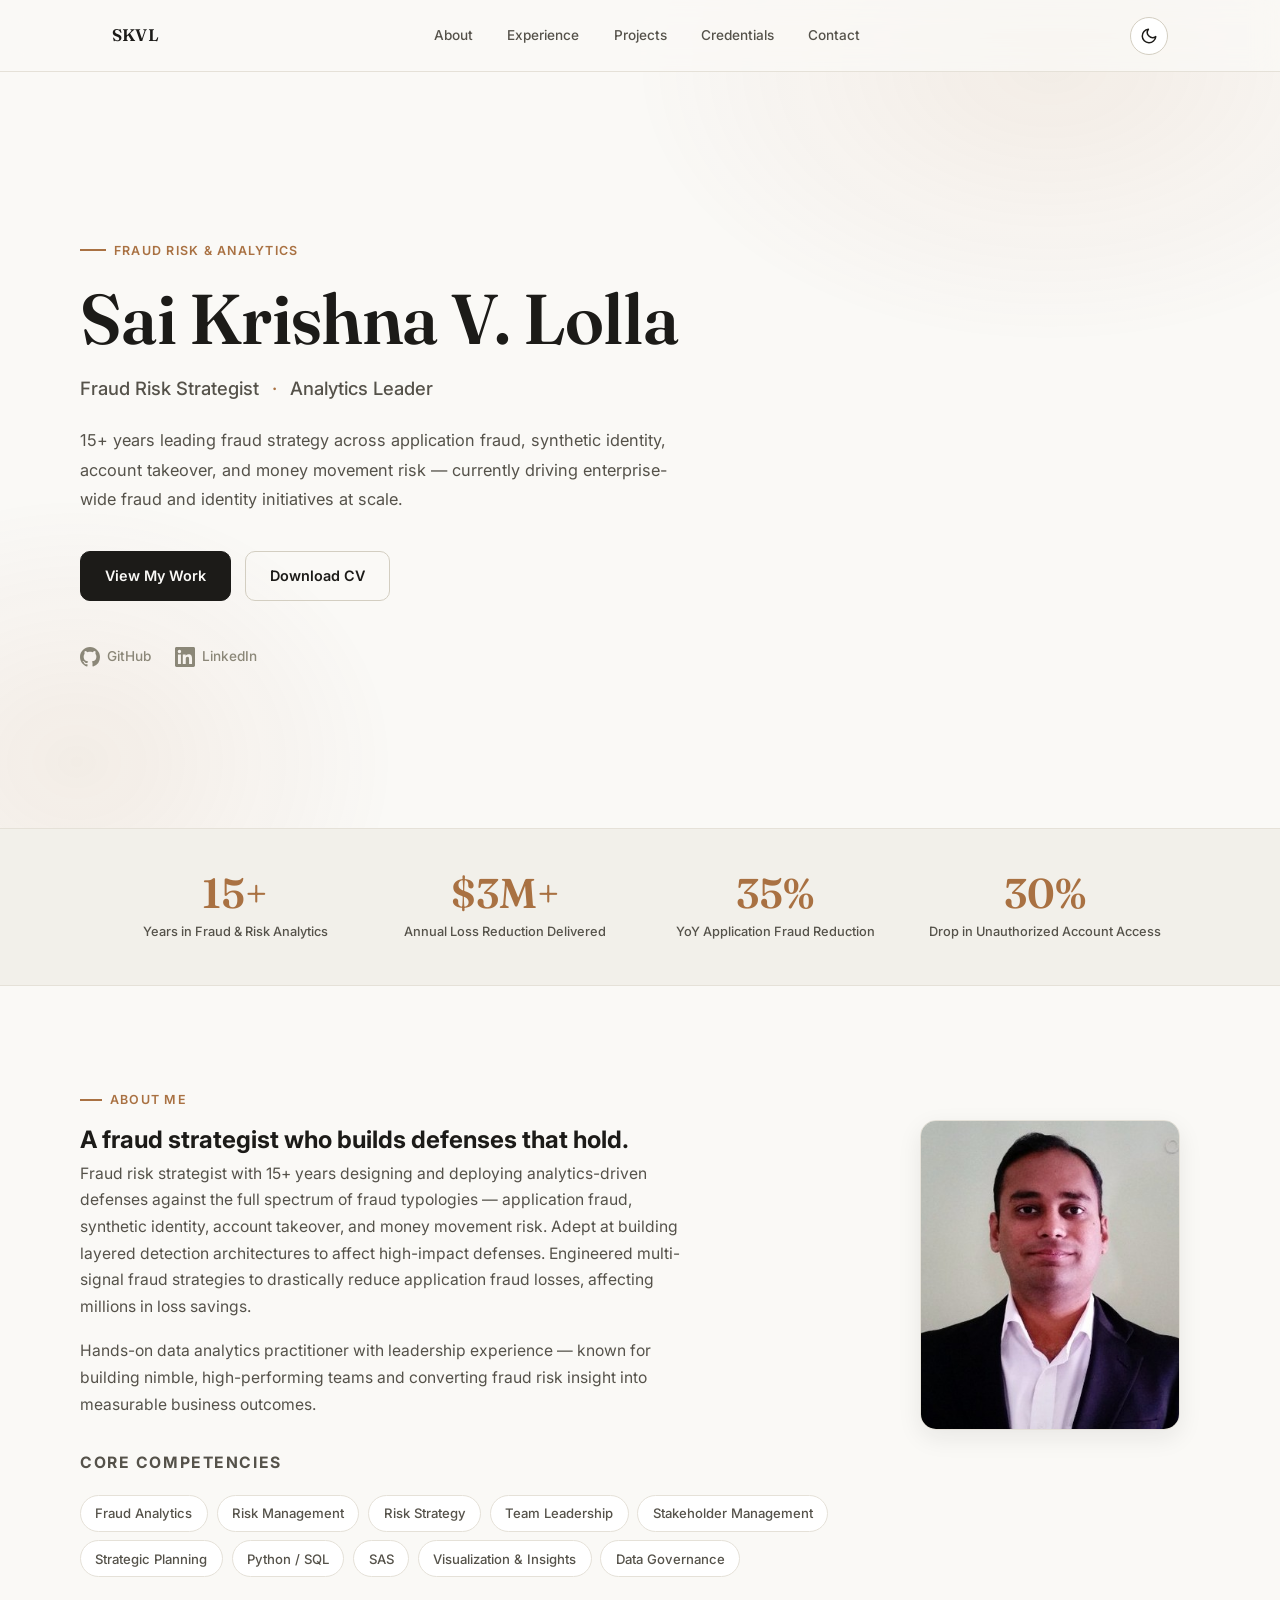
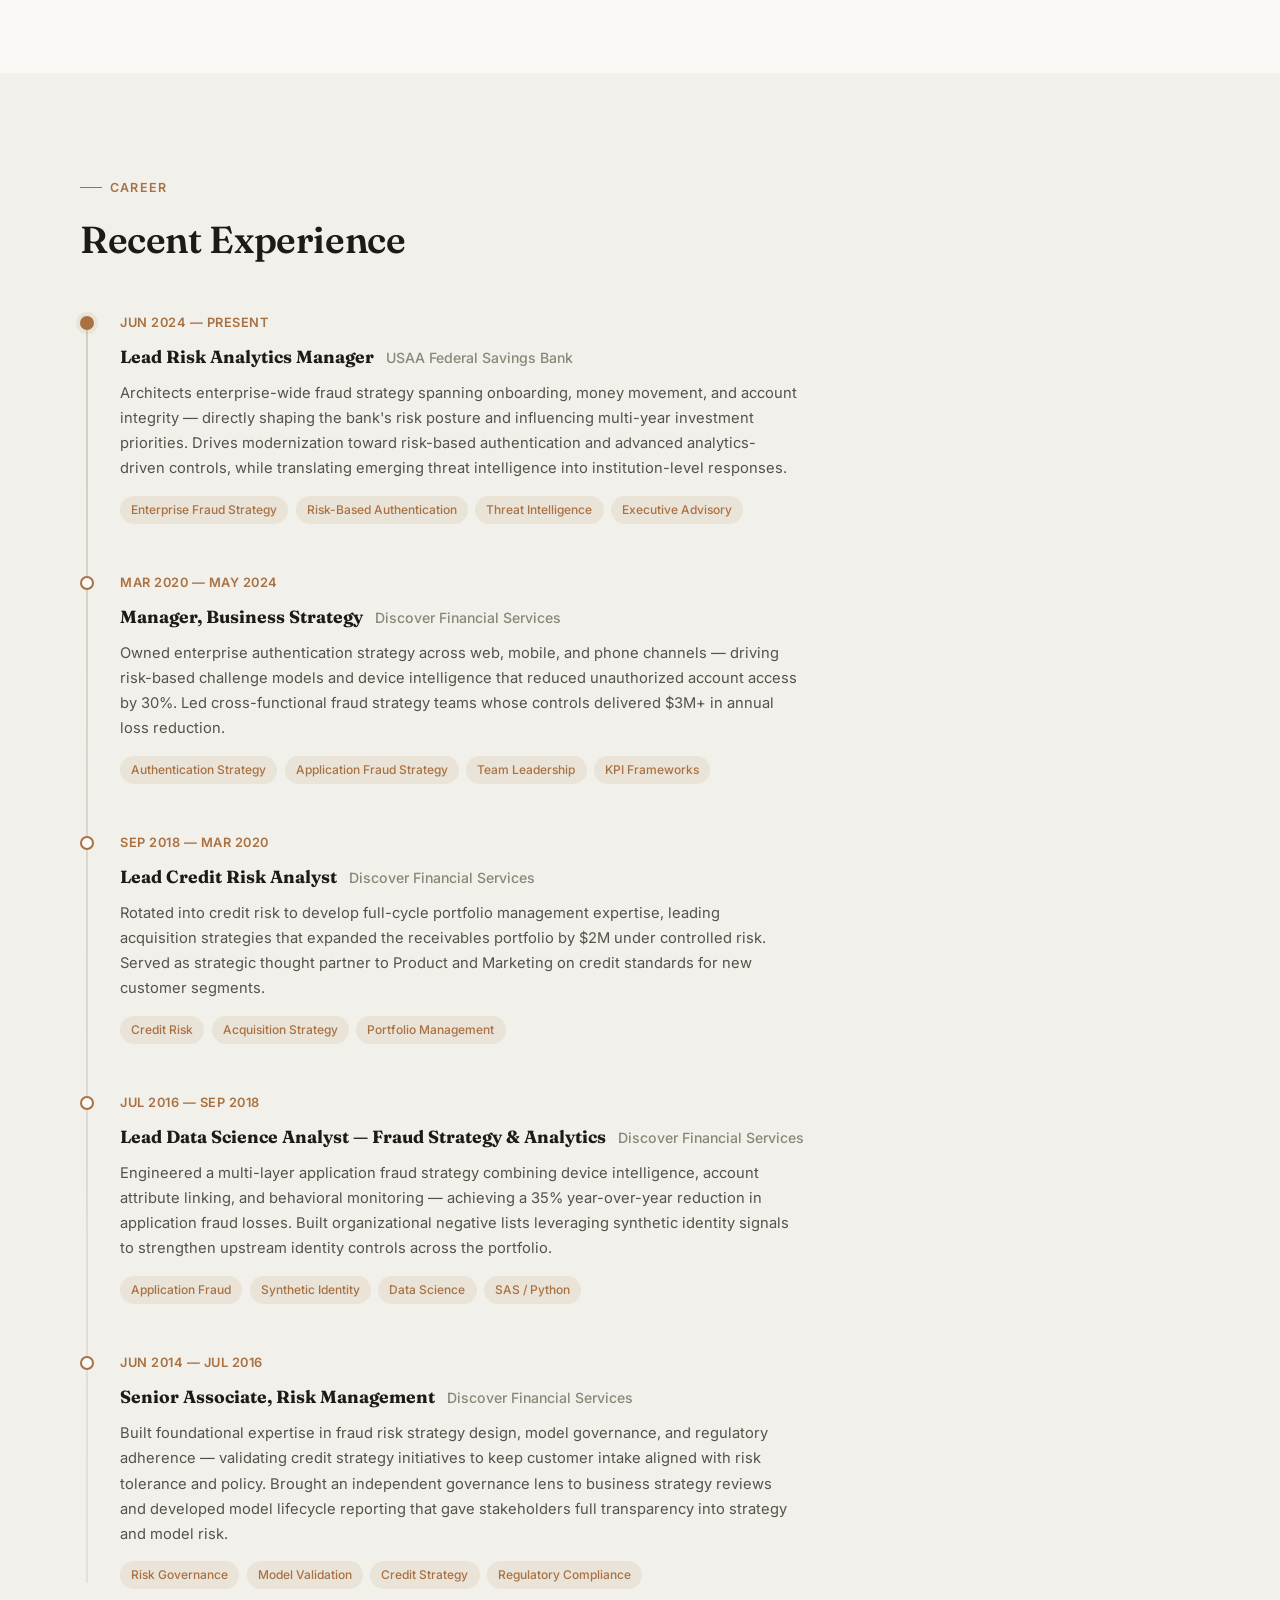
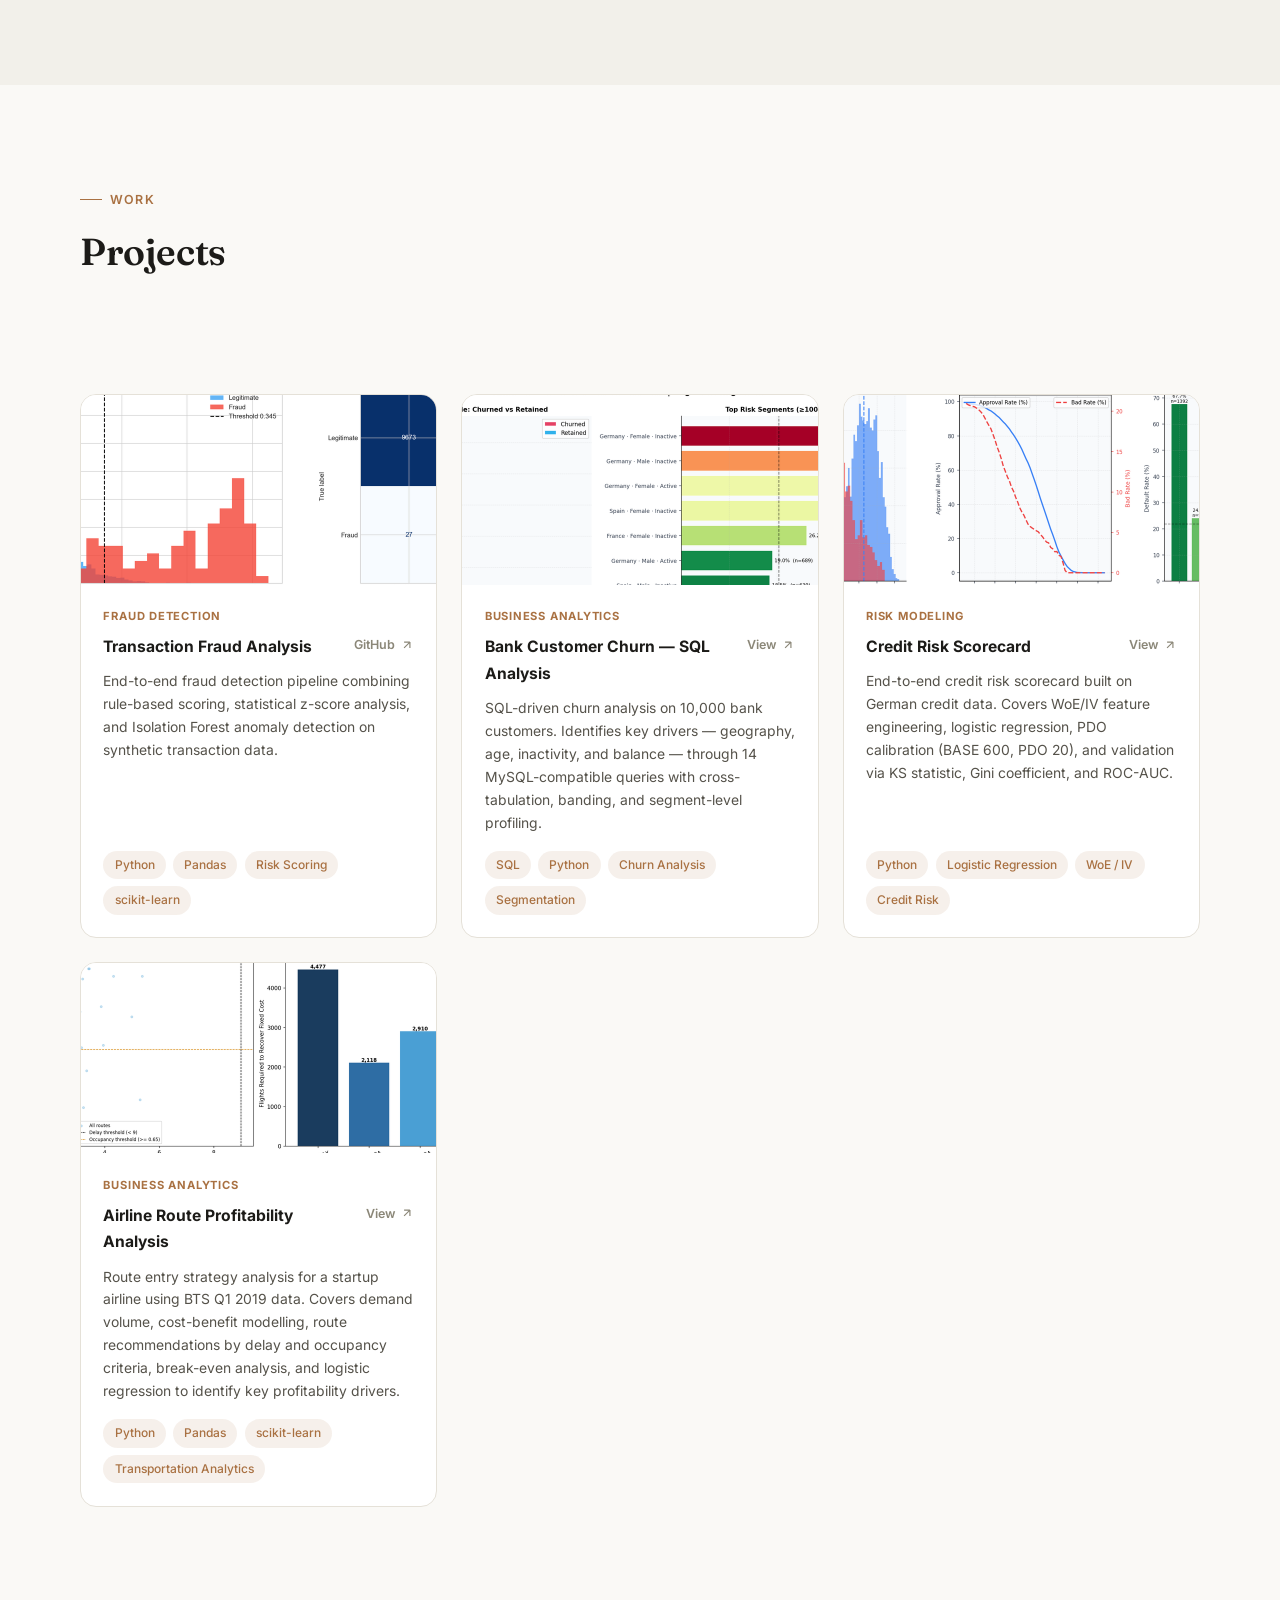
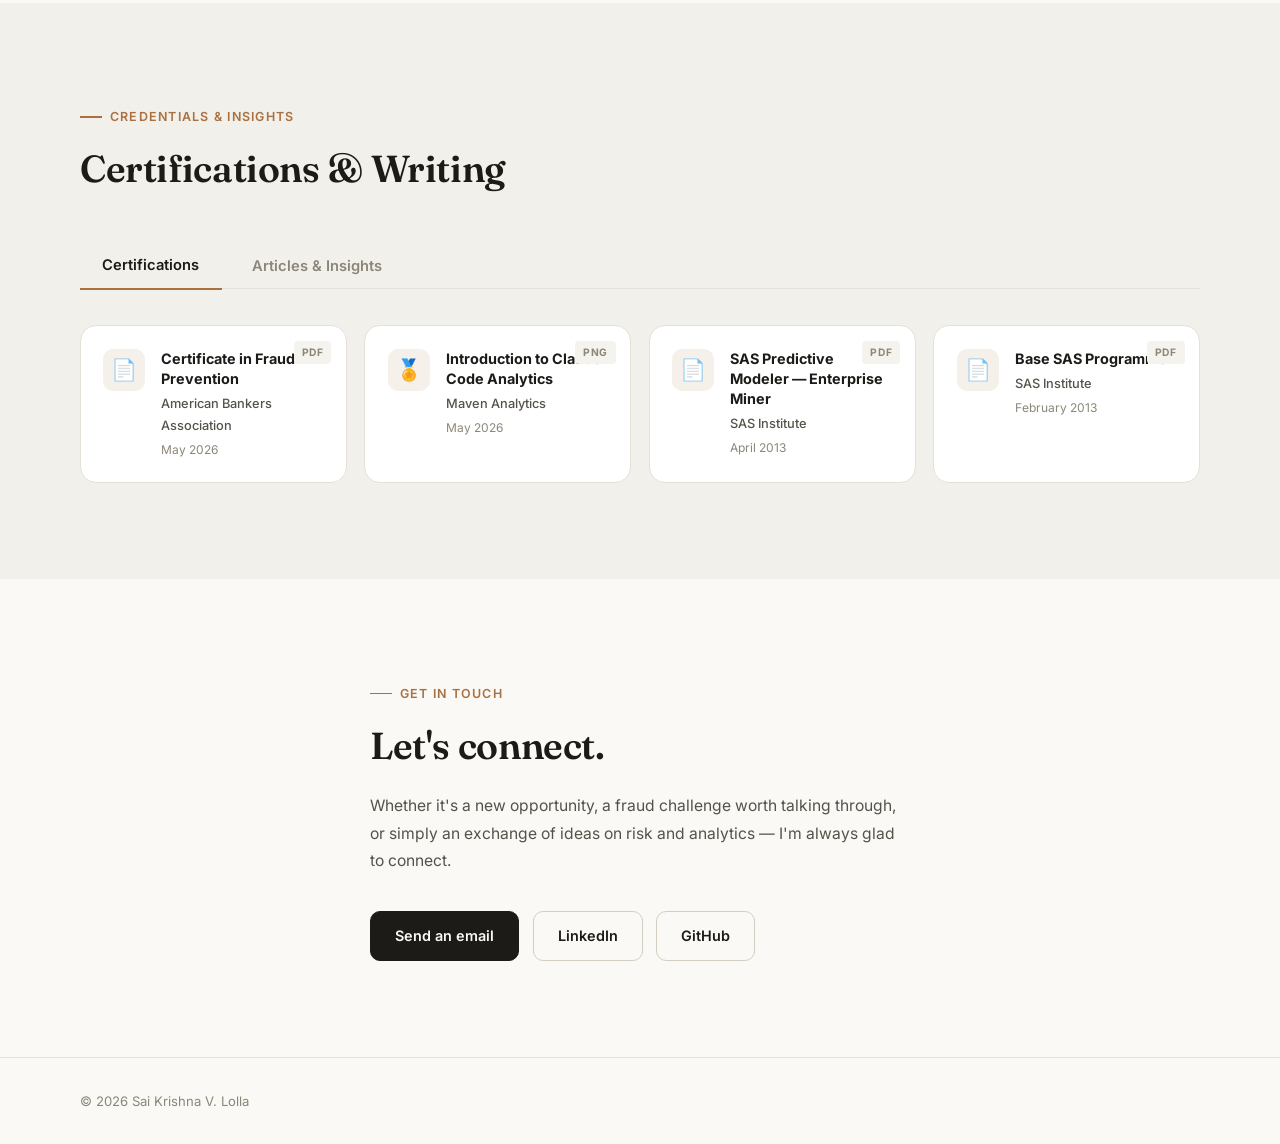
<file: index.html>
<!DOCTYPE html>
<html lang="en">
<head>
  <meta charset="UTF-8" />
  <meta name="viewport" content="width=device-width, initial-scale=1.0" />
  <title>Sai Krishna V. Lolla — Fraud Risk & Analytics Leader</title>
  <link rel="preconnect" href="https://fonts.googleapis.com" />
  <link href="https://fonts.googleapis.com/css2?family=Inter:wght@300;400;500;600;700;800&family=Fraunces:opsz,wght@9..144,500;9..144,600;9..144,700&display=swap" rel="stylesheet" />
  <link rel="stylesheet" href="style.css" />
  <script>
    (function () {
      var stored = localStorage.getItem('theme');
      if (stored) document.documentElement.setAttribute('data-theme', stored);
    })();
  </script>
</head>
<body>

  <div id="scroll-progress"></div>

  <!-- ── Navigation ─────────────────────────────────────────── -->
  <nav id="navbar">
    <div class="nav-inner">
      <a href="#hero" class="nav-logo">SKVL</a>
      <div class="nav-center">
        <ul class="nav-links">
          <li><span id="nav-pill"></span></li>
          <li><a href="#about">About</a></li>
          <li><a href="#experience">Experience</a></li>
          <li><a href="#projects">Projects</a></li>
          <li><a href="#credentials">Credentials</a></li>
          <li><a href="#contact">Contact</a></li>
        </ul>
      </div>
      <div class="nav-right">
        <button class="theme-toggle" aria-label="Toggle dark mode">
          <svg class="icon-moon" viewBox="0 0 24 24" fill="none" stroke="currentColor" stroke-width="2" stroke-linecap="round" stroke-linejoin="round"><path d="M21 12.79A9 9 0 1 1 11.21 3 7 7 0 0 0 21 12.79z"/></svg>
          <svg class="icon-sun" viewBox="0 0 24 24" fill="none" stroke="currentColor" stroke-width="2" stroke-linecap="round" stroke-linejoin="round"><circle cx="12" cy="12" r="4"/><path d="M12 2v2M12 20v2M4.93 4.93l1.41 1.41M17.66 17.66l1.41 1.41M2 12h2M20 12h2M6.34 17.66l-1.41 1.41M19.07 4.93l-1.41 1.41"/></svg>
        </button>
        <button class="nav-toggle" aria-label="Toggle menu">&#9776;</button>
      </div>
    </div>
  </nav>

  <!-- ── Hero ───────────────────────────────────────────────── -->
  <section id="hero">
    <div class="hero-bg"></div>
    <div class="hero-inner">
      <p class="hero-eyebrow">Fraud Risk &amp; Analytics</p>
      <h1>Sai Krishna V. Lolla</h1>
      <p class="hero-role">Fraud Risk Strategist <span class="accent-dot">&middot;</span> Analytics Leader</p>
      <p class="hero-tagline">
        15+ years leading fraud strategy across application fraud, synthetic identity, account takeover, and money movement risk — currently driving enterprise-wide fraud and identity initiatives at scale.
      </p>
      <div class="hero-actions">
        <a href="#projects" class="btn-primary">View My Work</a>
        <a href="assets/resume.pdf" class="btn-outline" target="_blank">Download CV</a>
      </div>
      <div class="hero-socials">
        <a href="https://github.com/skvlolla" target="_blank" rel="noopener">
          <svg width="20" height="20" viewBox="0 0 24 24" fill="currentColor"><path d="M12 0C5.37 0 0 5.37 0 12c0 5.31 3.435 9.795 8.205 11.385.6.105.825-.255.825-.57 0-.285-.015-1.23-.015-2.235-3.015.555-3.795-.735-4.035-1.41-.135-.345-.72-1.41-1.23-1.695-.42-.225-1.02-.78-.015-.795.945-.015 1.62.87 1.845 1.23 1.08 1.815 2.805 1.305 3.495.99.105-.78.42-1.305.765-1.605-2.67-.3-5.46-1.335-5.46-5.925 0-1.305.465-2.385 1.23-3.225-.12-.3-.54-1.53.12-3.18 0 0 1.005-.315 3.3 1.23.96-.27 1.98-.405 3-.405s2.04.135 3 .405c2.295-1.56 3.3-1.23 3.3-1.23.66 1.65.24 2.88.12 3.18.765.84 1.23 1.905 1.23 3.225 0 4.605-2.805 5.625-5.475 5.925.435.375.81 1.095.81 2.22 0 1.605-.015 2.895-.015 3.3 0 .315.225.69.825.57A12.02 12.02 0 0 0 24 12c0-6.63-5.37-12-12-12z"/></svg>
          GitHub
        </a>
        <a href="https://linkedin.com/in/sai-krishna-v-lolla-bba01b13" target="_blank" rel="noopener">
          <svg width="20" height="20" viewBox="0 0 24 24" fill="currentColor"><path d="M20.447 20.452h-3.554v-5.569c0-1.328-.027-3.037-1.852-3.037-1.853 0-2.136 1.445-2.136 2.939v5.667H9.351V9h3.414v1.561h.046c.477-.9 1.637-1.85 3.37-1.85 3.601 0 4.267 2.37 4.267 5.455v6.286zM5.337 7.433a2.062 2.062 0 0 1-2.063-2.065 2.064 2.064 0 1 1 2.063 2.065zm1.782 13.019H3.555V9h3.564v11.452zM22.225 0H1.771C.792 0 0 .774 0 1.729v20.542C0 23.227.792 24 1.771 24h20.451C23.2 24 24 23.227 24 22.271V1.729C24 .774 23.2 0 22.222 0h.003z"/></svg>
          LinkedIn
        </a>
      </div>
    </div>
  </section>

  <!-- ── Stats ──────────────────────────────────────────────── -->
  <section id="stats" style="padding:0;">
    <div class="stats-grid reveal-stagger">
      <div class="stat-item reveal"><div class="stat-num">15+</div><div class="stat-label">Years in Fraud &amp; Risk Analytics</div></div>
      <div class="stat-item reveal"><div class="stat-num">$3M+</div><div class="stat-label">Annual Loss Reduction Delivered</div></div>
      <div class="stat-item reveal"><div class="stat-num">35%</div><div class="stat-label">YoY Application Fraud Reduction</div></div>
      <div class="stat-item reveal"><div class="stat-num">30%</div><div class="stat-label">Drop in Unauthorized Account Access</div></div>
    </div>
  </section>

  <!-- ── About ──────────────────────────────────────────────── -->
  <section id="about">
    <div class="section-inner">
      <p class="section-label reveal">About me</p>
      <div class="about-grid">
        <div class="about-left">
          <h2 class="reveal">A fraud strategist who builds defenses that hold.</h2>
          <p class="reveal">
            Fraud risk strategist with 15+ years designing and deploying analytics-driven
            defenses against the full spectrum of fraud typologies — application fraud,
            synthetic identity, account takeover, and money movement risk. Adept at building
            layered detection architectures to affect high-impact defenses. Engineered
            multi-signal fraud strategies to drastically reduce application fraud losses,
            affecting millions in loss savings.
          </p>
          <p class="reveal">
            Hands-on data analytics practitioner with leadership experience — known for building
            nimble, high-performing teams and converting fraud risk insight into measurable
            business outcomes.
          </p>
          <div class="skills-block reveal">
            <p class="skills-label">Core competencies</p>
            <ul class="skill-tags">
              <li>Fraud Analytics</li>
              <li>Risk Management</li>
              <li>Risk Strategy</li>
              <li>Team Leadership</li>
              <li>Stakeholder Management</li>
              <li>Strategic Planning</li>
              <li>Python / SQL</li>
              <li>SAS</li>
              <li>Visualization &amp; Insights</li>
              <li>Data Governance</li>
            </ul>
          </div>
        </div>
        <div class="about-right reveal">
          <div class="photo-frame">
            <img src="assets/photo.jpg" alt="Sai Krishna V. Lolla" onerror="this.parentElement.classList.add('photo-placeholder')" />
          </div>
        </div>
      </div>
    </div>
  </section>

  <!-- ── Experience ─────────────────────────────────────────── -->
  <section id="experience" class="section-tinted">
    <div class="section-inner">
      <p class="section-label reveal">Career</p>
      <h2 class="section-heading reveal">Recent Experience</h2>
      <div class="timeline">

        <div class="exp-card reveal">
          <span class="exp-dot"></span>
          <div class="exp-period">Jun 2024 — Present</div>
          <div class="exp-body">
            <div class="exp-header">
              <h3>Lead Risk Analytics Manager</h3>
              <span class="exp-company">USAA Federal Savings Bank</span>
            </div>
            <p>Architects enterprise-wide fraud strategy spanning onboarding, money movement, and account integrity — directly shaping the bank's risk posture and influencing multi-year investment priorities. Drives modernization toward risk-based authentication and advanced analytics-driven controls, while translating emerging threat intelligence into institution-level responses.</p>
            <div class="tag-list">
              <span class="tag">Enterprise Fraud Strategy</span>
              <span class="tag">Risk-Based Authentication</span>
              <span class="tag">Threat Intelligence</span>
              <span class="tag">Executive Advisory</span>
            </div>
          </div>
        </div>

        <div class="exp-card reveal">
          <span class="exp-dot"></span>
          <div class="exp-period">Mar 2020 — May 2024</div>
          <div class="exp-body">
            <div class="exp-header">
              <h3>Manager, Business Strategy</h3>
              <span class="exp-company">Discover Financial Services</span>
            </div>
            <p>Owned enterprise authentication strategy across web, mobile, and phone channels — driving risk-based challenge models and device intelligence that reduced unauthorized account access by 30%. Led cross-functional fraud strategy teams whose controls delivered $3M+ in annual loss reduction.</p>
            <div class="tag-list">
              <span class="tag">Authentication Strategy</span>
              <span class="tag">Application Fraud Strategy</span>
              <span class="tag">Team Leadership</span>
              <span class="tag">KPI Frameworks</span>
            </div>
          </div>
        </div>

        <div class="exp-card reveal">
          <span class="exp-dot"></span>
          <div class="exp-period">Sep 2018 — Mar 2020</div>
          <div class="exp-body">
            <div class="exp-header">
              <h3>Lead Credit Risk Analyst</h3>
              <span class="exp-company">Discover Financial Services</span>
            </div>
            <p>Rotated into credit risk to develop full-cycle portfolio management expertise, leading acquisition strategies that expanded the receivables portfolio by $2M under controlled risk. Served as strategic thought partner to Product and Marketing on credit standards for new customer segments.</p>
            <div class="tag-list">
              <span class="tag">Credit Risk</span>
              <span class="tag">Acquisition Strategy</span>
              <span class="tag">Portfolio Management</span>
            </div>
          </div>
        </div>

        <div class="exp-card reveal">
          <span class="exp-dot"></span>
          <div class="exp-period">Jul 2016 — Sep 2018</div>
          <div class="exp-body">
            <div class="exp-header">
              <h3>Lead Data Science Analyst — Fraud Strategy &amp; Analytics</h3>
              <span class="exp-company">Discover Financial Services</span>
            </div>
            <p>Engineered a multi-layer application fraud strategy combining device intelligence, account attribute linking, and behavioral monitoring — achieving a 35% year-over-year reduction in application fraud losses. Built organizational negative lists leveraging synthetic identity signals to strengthen upstream identity controls across the portfolio.</p>
            <div class="tag-list">
              <span class="tag">Application Fraud</span>
              <span class="tag">Synthetic Identity</span>
              <span class="tag">Data Science</span>
              <span class="tag">SAS / Python</span>
            </div>
          </div>
        </div>

        <div class="exp-card reveal">
          <span class="exp-dot"></span>
          <div class="exp-period">Jun 2014 — Jul 2016</div>
          <div class="exp-body">
            <div class="exp-header">
              <h3>Senior Associate, Risk Management</h3>
              <span class="exp-company">Discover Financial Services</span>
            </div>
            <p>Built foundational expertise in fraud risk strategy design, model governance, and regulatory adherence — validating credit strategy initiatives to keep customer intake aligned with risk tolerance and policy. Brought an independent governance lens to business strategy reviews and developed model lifecycle reporting that gave stakeholders full transparency into strategy and model risk.</p>
            <div class="tag-list">
              <span class="tag">Risk Governance</span>
              <span class="tag">Model Validation</span>
              <span class="tag">Credit Strategy</span>
              <span class="tag">Regulatory Compliance</span>
            </div>
          </div>
        </div>


      </div>
    </div>
  </section>

  <!-- ── Projects ───────────────────────────────────────────── -->
  <section id="projects">
    <div class="section-inner">
      <p class="section-label reveal">Work</p>
      <h2 class="section-heading reveal">Projects</h2>

      <div class="filter-row reveal">
        <button class="filter-pill active" data-filter="all">All</button>
        <button class="filter-pill" data-filter="fraud">Fraud Detection</button>
        <button class="filter-pill" data-filter="risk">Risk Modeling</button>
        <button class="filter-pill" data-filter="analytics">Business Analytics</button>
      </div>

      <div class="project-grid">

        <div class="project-card reveal" data-category="fraud">
          <div class="project-img-area">
            <img src="assets/thumb_fraud.png" alt="Transaction Fraud Analysis" onerror="this.parentElement.classList.add('project-img-fallback')" />
            <div class="project-img-icon">&#128202;</div>
          </div>
          <div class="project-body">
            <span class="project-category">Fraud Detection</span>
            <div class="project-header">
              <h3>Transaction Fraud Analysis</h3>
              <a href="https://github.com/skvlolla/transaction_fraud_analysis" target="_blank" rel="noopener" class="project-link">
                GitHub
                <svg width="14" height="14" viewBox="0 0 24 24" fill="none" stroke="currentColor" stroke-width="2"><path d="M7 17L17 7M17 7H7M17 7v10"/></svg>
              </a>
            </div>
            <p>End-to-end fraud detection pipeline combining rule-based scoring, statistical z-score analysis, and Isolation Forest anomaly detection on synthetic transaction data.</p>
            <div class="tag-list">
              <span class="tag">Python</span>
              <span class="tag">Pandas</span>
              <span class="tag">Risk Scoring</span>
              <span class="tag">scikit-learn</span>
            </div>
          </div>
        </div>

        <div class="project-card reveal" data-category="analytics">
          <div class="project-img-area">
            <img src="assets/thumb_bank_churn.png" alt="Bank Customer Churn Analysis" onerror="this.parentElement.classList.add('project-img-fallback')" />
            <div class="project-img-icon">&#128200;</div>
          </div>
          <div class="project-body">
            <span class="project-category">Business Analytics</span>
            <div class="project-header">
              <h3>Bank Customer Churn — SQL Analysis</h3>
              <a href="projects/bank-churn-analysis.html" target="_blank" rel="noopener" class="project-link">
                View
                <svg width="14" height="14" viewBox="0 0 24 24" fill="none" stroke="currentColor" stroke-width="2"><path d="M7 17L17 7M17 7H7M17 7v10"/></svg>
              </a>
            </div>
            <p>SQL-driven churn analysis on 10,000 bank customers. Identifies key drivers — geography, age, inactivity, and balance — through 14 MySQL-compatible queries with cross-tabulation, banding, and segment-level profiling.</p>
            <div class="tag-list">
              <span class="tag">SQL</span>
              <span class="tag">Python</span>
              <span class="tag">Churn Analysis</span>
              <span class="tag">Segmentation</span>
            </div>
          </div>
        </div>

        <div class="project-card reveal" data-category="risk">
          <div class="project-img-area">
            <img src="assets/thumb_credit_risk.png" alt="Credit Risk Scorecard" onerror="this.parentElement.classList.add('project-img-fallback')" />
            <div class="project-img-icon">&#128178;</div>
          </div>
          <div class="project-body">
            <span class="project-category">Risk Modeling</span>
            <div class="project-header">
              <h3>Credit Risk Scorecard</h3>
              <a href="projects/credit-risk-scorecard.html" target="_blank" rel="noopener" class="project-link">
                View
                <svg width="14" height="14" viewBox="0 0 24 24" fill="none" stroke="currentColor" stroke-width="2"><path d="M7 17L17 7M17 7H7M17 7v10"/></svg>
              </a>
            </div>
            <p>End-to-end credit risk scorecard built on German credit data. Covers WoE/IV feature engineering, logistic regression, PDO calibration (BASE 600, PDO 20), and validation via KS statistic, Gini coefficient, and ROC-AUC.</p>
            <div class="tag-list">
              <span class="tag">Python</span>
              <span class="tag">Logistic Regression</span>
              <span class="tag">WoE / IV</span>
              <span class="tag">Credit Risk</span>
            </div>
          </div>
        </div>

        <div class="project-card reveal" data-category="analytics">
          <div class="project-img-area">
            <img src="assets/thumb_airline.png" alt="Airline Route Profitability Analysis" onerror="this.parentElement.classList.add('project-img-fallback')" />
            <div class="project-img-icon">&#9992;</div>
          </div>
          <div class="project-body">
            <span class="project-category">Business Analytics</span>
            <div class="project-header">
              <h3>Airline Route Profitability Analysis</h3>
              <a href="projects/airline-route-analysis.html" target="_blank" rel="noopener" class="project-link">
                View
                <svg width="14" height="14" viewBox="0 0 24 24" fill="none" stroke="currentColor" stroke-width="2"><path d="M7 17L17 7M17 7H7M17 7v10"/></svg>
              </a>
            </div>
            <p>Route entry strategy analysis for a startup airline using BTS Q1 2019 data. Covers demand volume, cost-benefit modelling, route recommendations by delay and occupancy criteria, break-even analysis, and logistic regression to identify key profitability drivers.</p>
            <div class="tag-list">
              <span class="tag">Python</span>
              <span class="tag">Pandas</span>
              <span class="tag">scikit-learn</span>
              <span class="tag">Transportation Analytics</span>
            </div>
          </div>
        </div>

      </div>
    </div>
  </section>

  <!-- ── Credentials (Certifications + Articles, tabbed) ─────── -->
  <section id="credentials" class="section-tinted">
    <div class="section-inner">
      <p class="section-label reveal">Credentials &amp; Insights</p>
      <h2 class="section-heading reveal">Certifications &amp; Writing</h2>

      <div class="tabs-row reveal">
        <button class="tab-btn active" data-tab="tab-certifications">Certifications</button>
        <button class="tab-btn" data-tab="tab-articles">Articles &amp; Insights</button>
      </div>

      <div id="tab-certifications" class="tab-panel active">
        <div class="cert-grid">

          <div class="cert-card" data-type="pdf" data-src="assets/certs/ABA Certificate Fraud Prevention.pdf">
            <div class="cert-icon">&#128196;</div>
            <div class="cert-info">
              <h3>Certificate in Fraud Prevention</h3>
              <p class="cert-issuer">American Bankers Association</p>
              <p class="cert-date">May 2026</p>
            </div>
            <span class="cert-type-badge">PDF</span>
          </div>

          <div class="cert-card" data-type="image" data-src="assets/certs/Intro-to-Claude-Code-Analytics-Certificate.png">
            <div class="cert-icon">&#127941;</div>
            <div class="cert-info">
              <h3>Introduction to Claude Code Analytics</h3>
              <p class="cert-issuer">Maven Analytics</p>
              <p class="cert-date">May 2026</p>
            </div>
            <span class="cert-type-badge">PNG</span>
          </div>

          <div class="cert-card" data-type="pdf" data-src="assets/certs/SAS_PredMod_SAS_EM.pdf">
            <div class="cert-icon">&#128196;</div>
            <div class="cert-info">
              <h3>SAS Predictive Modeler — Enterprise Miner</h3>
              <p class="cert-issuer">SAS Institute</p>
              <p class="cert-date">April 2013</p>
            </div>
            <span class="cert-type-badge">PDF</span>
          </div>

          <div class="cert-card" data-type="pdf" data-src="assets/certs/Base_SAS_Prog.pdf">
            <div class="cert-icon">&#128196;</div>
            <div class="cert-info">
              <h3>Base SAS Programmer</h3>
              <p class="cert-issuer">SAS Institute</p>
              <p class="cert-date">February 2013</p>
            </div>
            <span class="cert-type-badge">PDF</span>
          </div>

        </div>
      </div>

      <div id="tab-articles" class="tab-panel">
        <div class="article-list">

          <a href="https://skvlolla.github.io/portfolio/assets/articles/fraud-typology.html" target="_blank" rel="noopener" class="article-card">
            <div class="article-body">
              <!--<span class="article-year">2025</span> -->
              <h3>Know Your Enemy: A Practitioner's Guide to Fraud Typologies</h3>
              <p>Draws distinction between two basic fraud typologies, highlights respective challenges and reinforces the need for a unified detection approach.</p>
            </div>
            <div class="article-arrow">
              <svg width="20" height="20" viewBox="0 0 24 24" fill="none" stroke="currentColor" stroke-width="2"><path d="M7 17L17 7M17 7H7M17 7v10"/></svg>
            </div>
          </a>

          <a href="https://skvlolla.github.io/portfolio/assets/articles/cross-functional.html" target="_blank" rel="noopener" class="article-card">
            <div class="article-body">
              <!--<span class="article-year">2025</span> -->
              <h3>The Fraud Function: Operating Within the Business</h3>
              <p>Describes competing business priorities that fraud functions navigate and the need for an enterprise view to risk mitigation and sustainable growth.</p>
            </div>
            <div class="article-arrow">
              <svg width="20" height="20" viewBox="0 0 24 24" fill="none" stroke="currentColor" stroke-width="2"><path d="M7 17L17 7M17 7H7M17 7v10"/></svg>
            </div>
          </a>

          <a href="https://skvlolla.github.io/portfolio/assets/articles/product-risk.html" target="_blank" rel="noopener" class="article-card">
            <div class="article-body">
              <!--<span class="article-year">2025</span> -->
              <h3>Product Risk Profiles: Tailoring Defense to the Battleground</h3>
              <p>Compares different banking products and differentiates risk profiles and timeline associated with effective risk management.</p>
            </div>
            <div class="article-arrow">
              <svg width="20" height="20" viewBox="0 0 24 24" fill="none" stroke="currentColor" stroke-width="2"><path d="M7 17L17 7M17 7H7M17 7v10"/></svg>
            </div>
          </a>

          <a href="https://skvlolla.github.io/portfolio/assets/articles/fraud-tech-stack.html" target="_blank" rel="noopener" class="article-card">
            <div class="article-body">
              <!--<span class="article-year">2025</span> -->
              <h3>The Technology Stack: Models, Decisioning & the Vendor Landscape</h3>
              <p>Break down raud tech stack by key components and details on decisioning criteria to optimize framework.</p>
            </div>
            <div class="article-arrow">
              <svg width="20" height="20" viewBox="0 0 24 24" fill="none" stroke="currentColor" stroke-width="2"><path d="M7 17L17 7M17 7H7M17 7v10"/></svg>
            </div>
          </a>

          <!--<a href="https://skvlolla.github.io/portfolio/assets/articles/.html" target="_blank" rel="noopener" class="article-card">
            <div class="article-body">
              <span class="article-year">2025</span>
              <h3>Product Risk Profiles: Tailoring Defense to the Battleground</h3>
              <p>Compares different banking products and differentiates risk profiles and timeline associated with effective risk management.</p>
            </div>
            <div class="article-arrow">
              <svg width="20" height="20" viewBox="0 0 24 24" fill="none" stroke="currentColor" stroke-width="2"><path d="M7 17L17 7M17 7H7M17 7v10"/></svg>
            </div>
          </a> -->

        </div>
      </div>
    </div>
  </section>

  <!-- ── Contact ────────────────────────────────────────────── -->
  <section id="contact">
    <div class="section-inner contact-inner">
      <p class="section-label reveal">Get in touch</p>
      <h2 class="section-heading reveal">Let's connect.</h2>
      <p class="contact-sub reveal">
        Whether it's a new opportunity, a fraud challenge worth talking through, or simply
        an exchange of ideas on risk and analytics — I'm always glad to connect.
      </p>
      <div class="contact-actions reveal">
        <a href="mailto:skvlolla@gmail.com" class="btn-primary">Send an email</a>
        <a href="https://linkedin.com/in/sai-krishna-v-lolla-bba01b13" target="_blank" rel="noopener" class="btn-outline">LinkedIn</a>
        <a href="https://github.com/skvlolla" target="_blank" rel="noopener" class="btn-outline">GitHub</a>
      </div>
    </div>
  </section>

  <footer>
    <div class="footer-inner">
      <span>&copy; 2026 Sai Krishna V. Lolla</span>
    </div>
  </footer>

  <!-- ── Back to top ─────────────────────────────────────────── -->
  <button id="back-to-top" aria-label="Back to top">
    <svg width="18" height="18" viewBox="0 0 24 24" fill="none" stroke="currentColor" stroke-width="2.2" stroke-linecap="round" stroke-linejoin="round"><path d="M12 19V5M5 12l7-7 7 7"/></svg>
  </button>

  <!-- ── Cert Modal ─────────────────────────────────────────── -->
  <div id="cert-modal" class="modal" role="dialog" aria-modal="true" aria-label="Certification viewer">
    <div class="modal-backdrop"></div>
    <div class="modal-box">
      <button class="modal-close" aria-label="Close">&times;</button>
      <div id="modal-content"></div>
    </div>
  </div>

  <script src="script.js"></script>
</body>
</html>
</file>
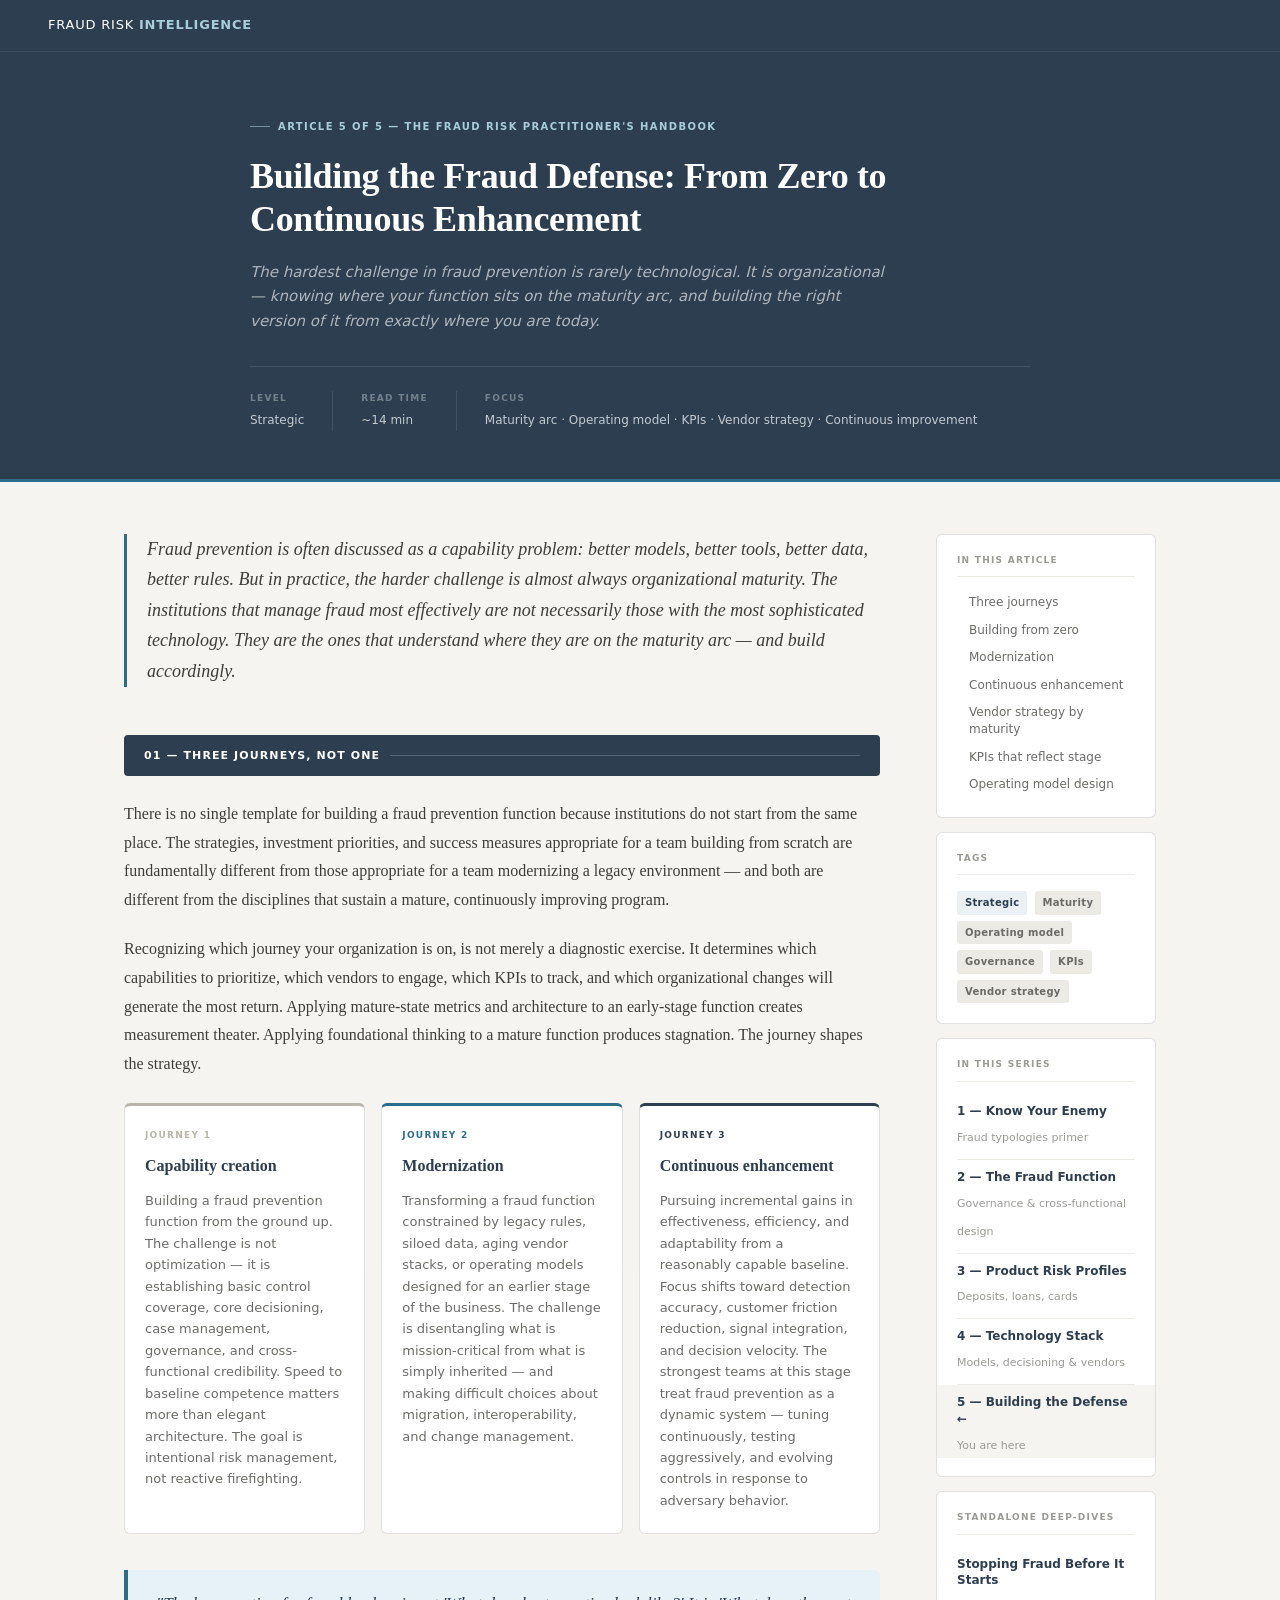
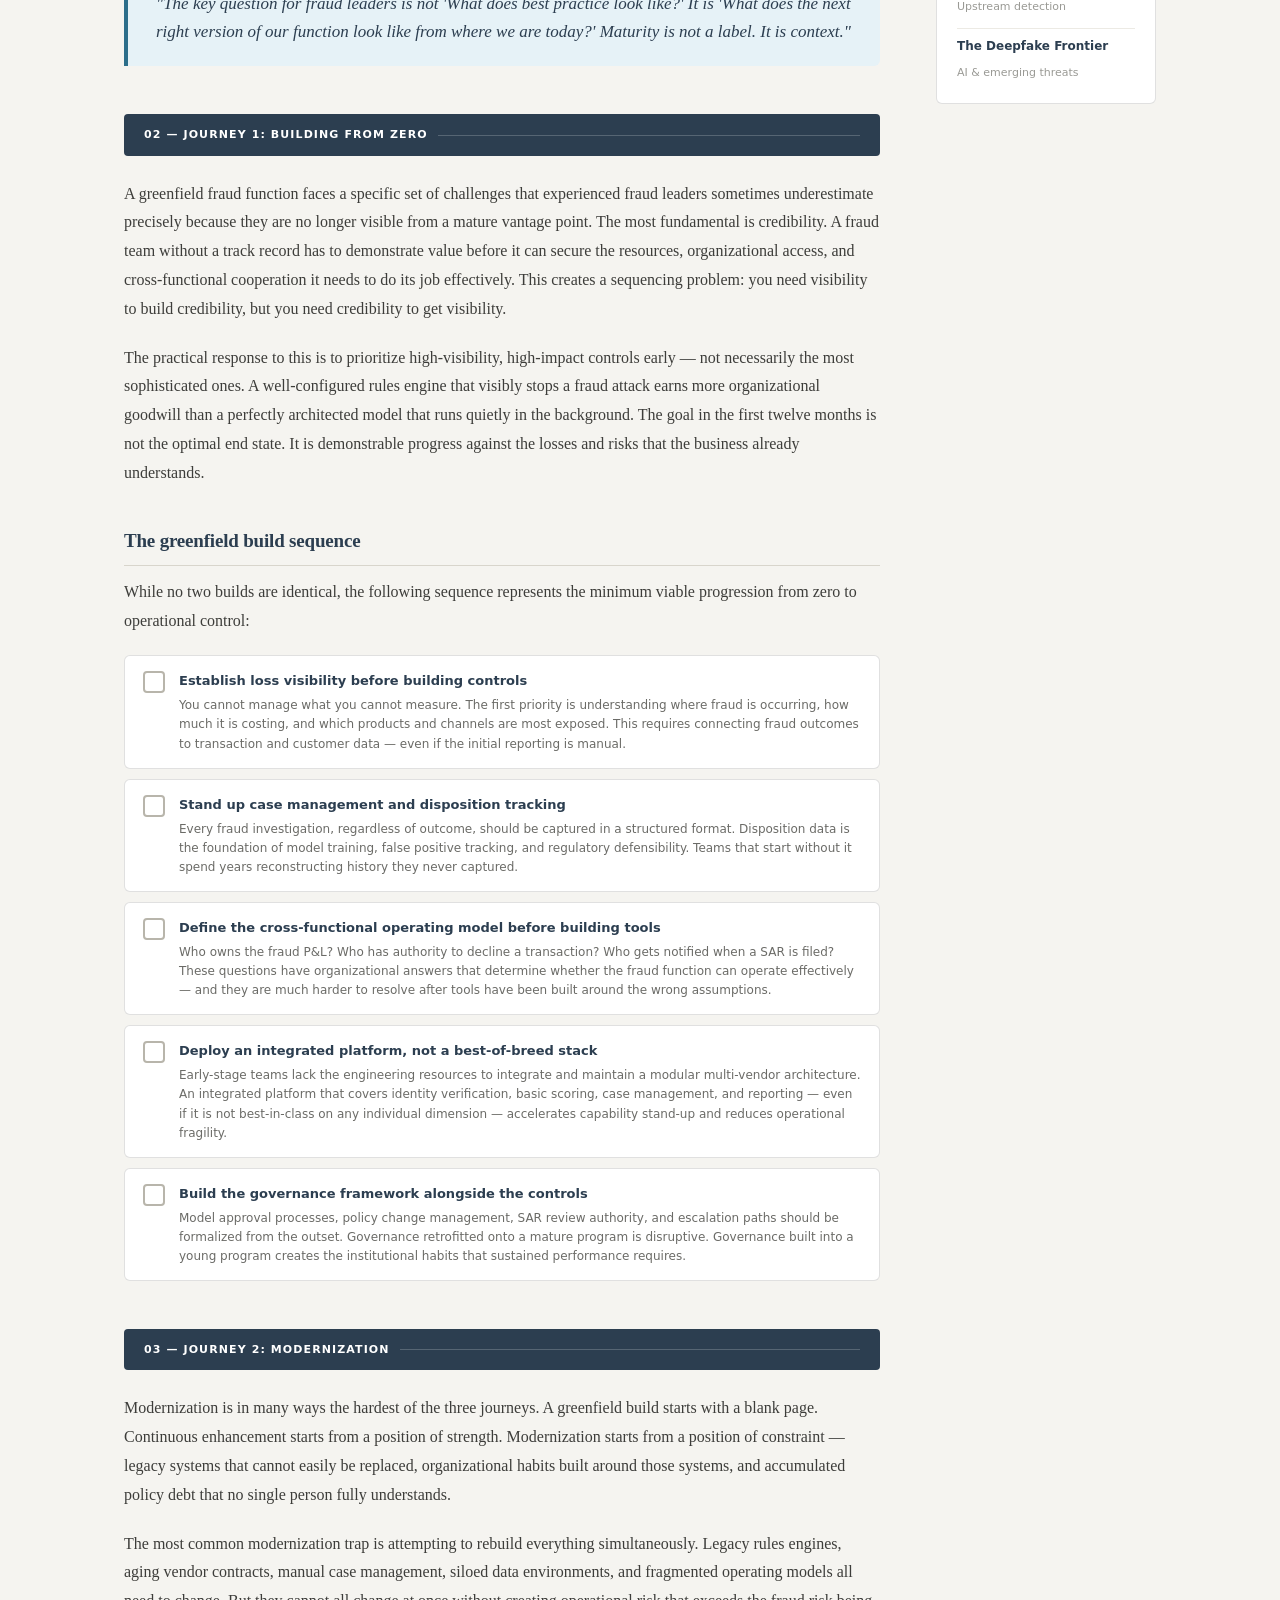
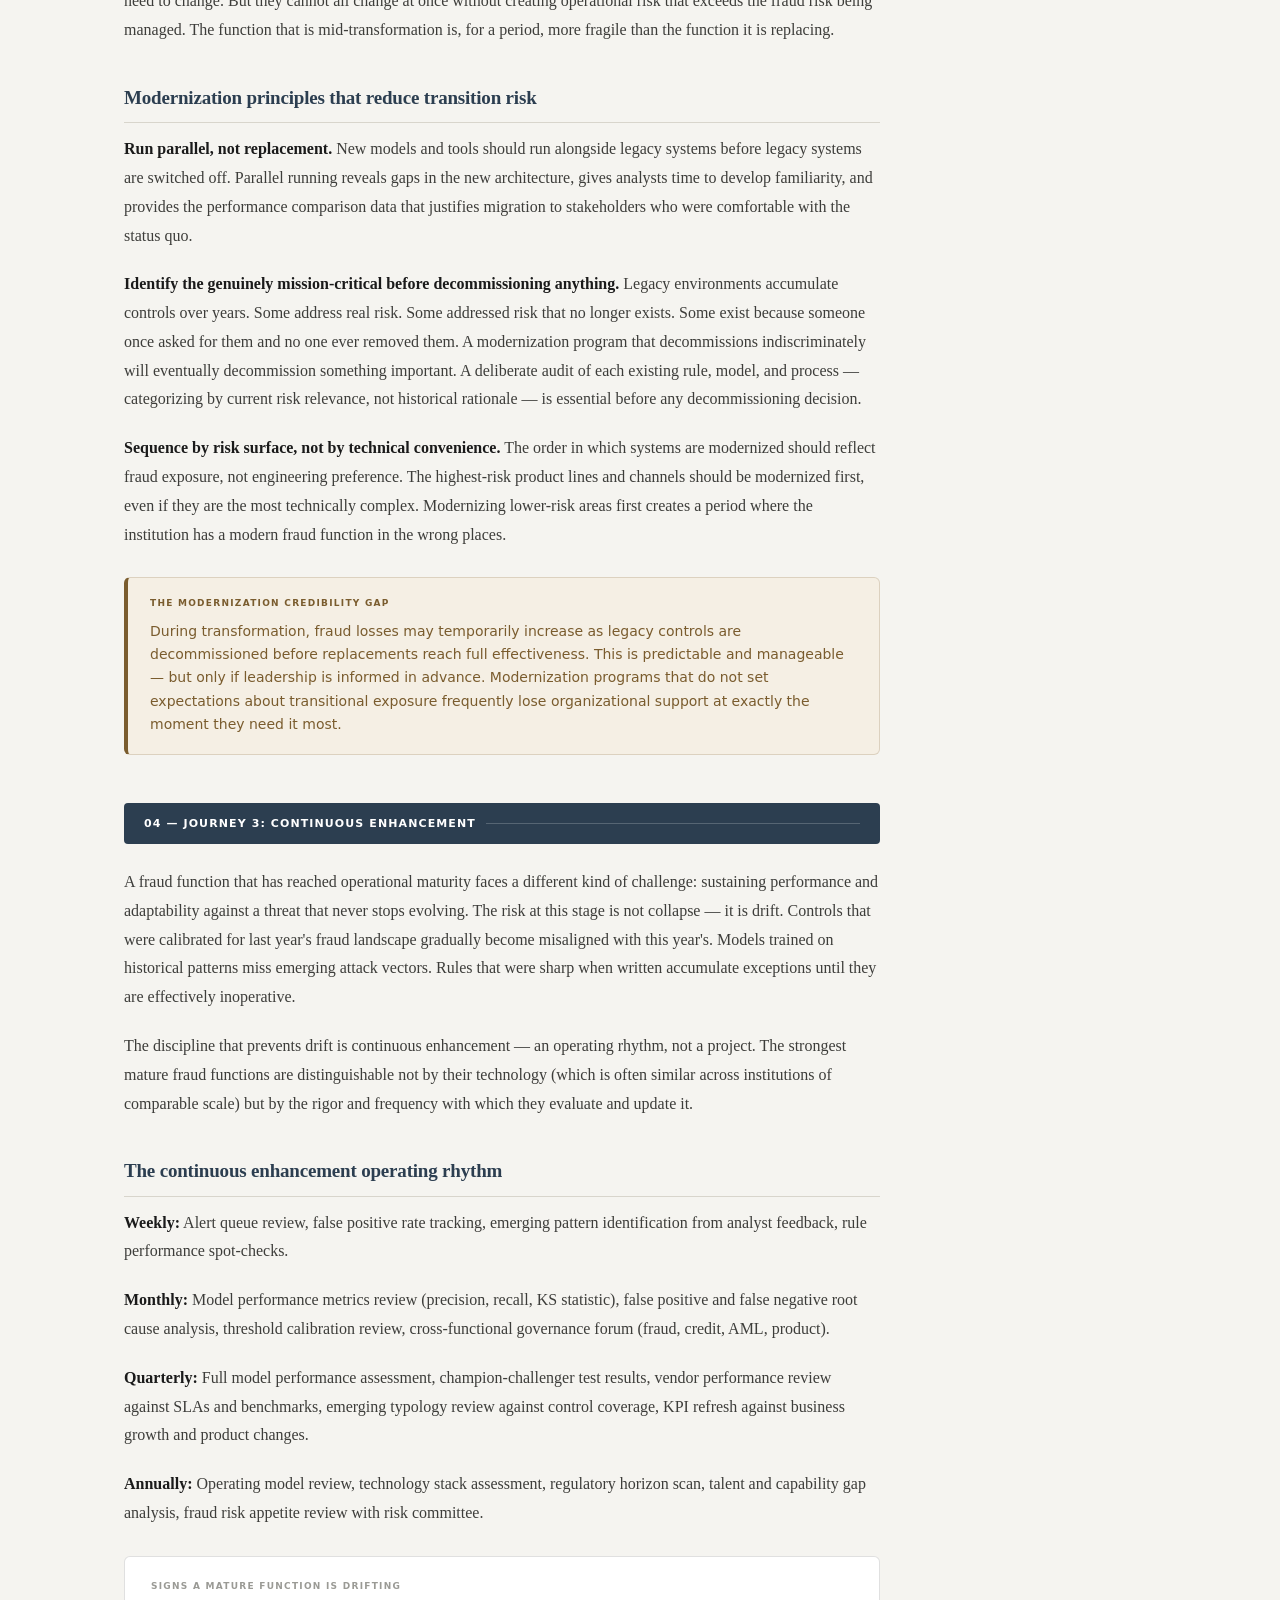
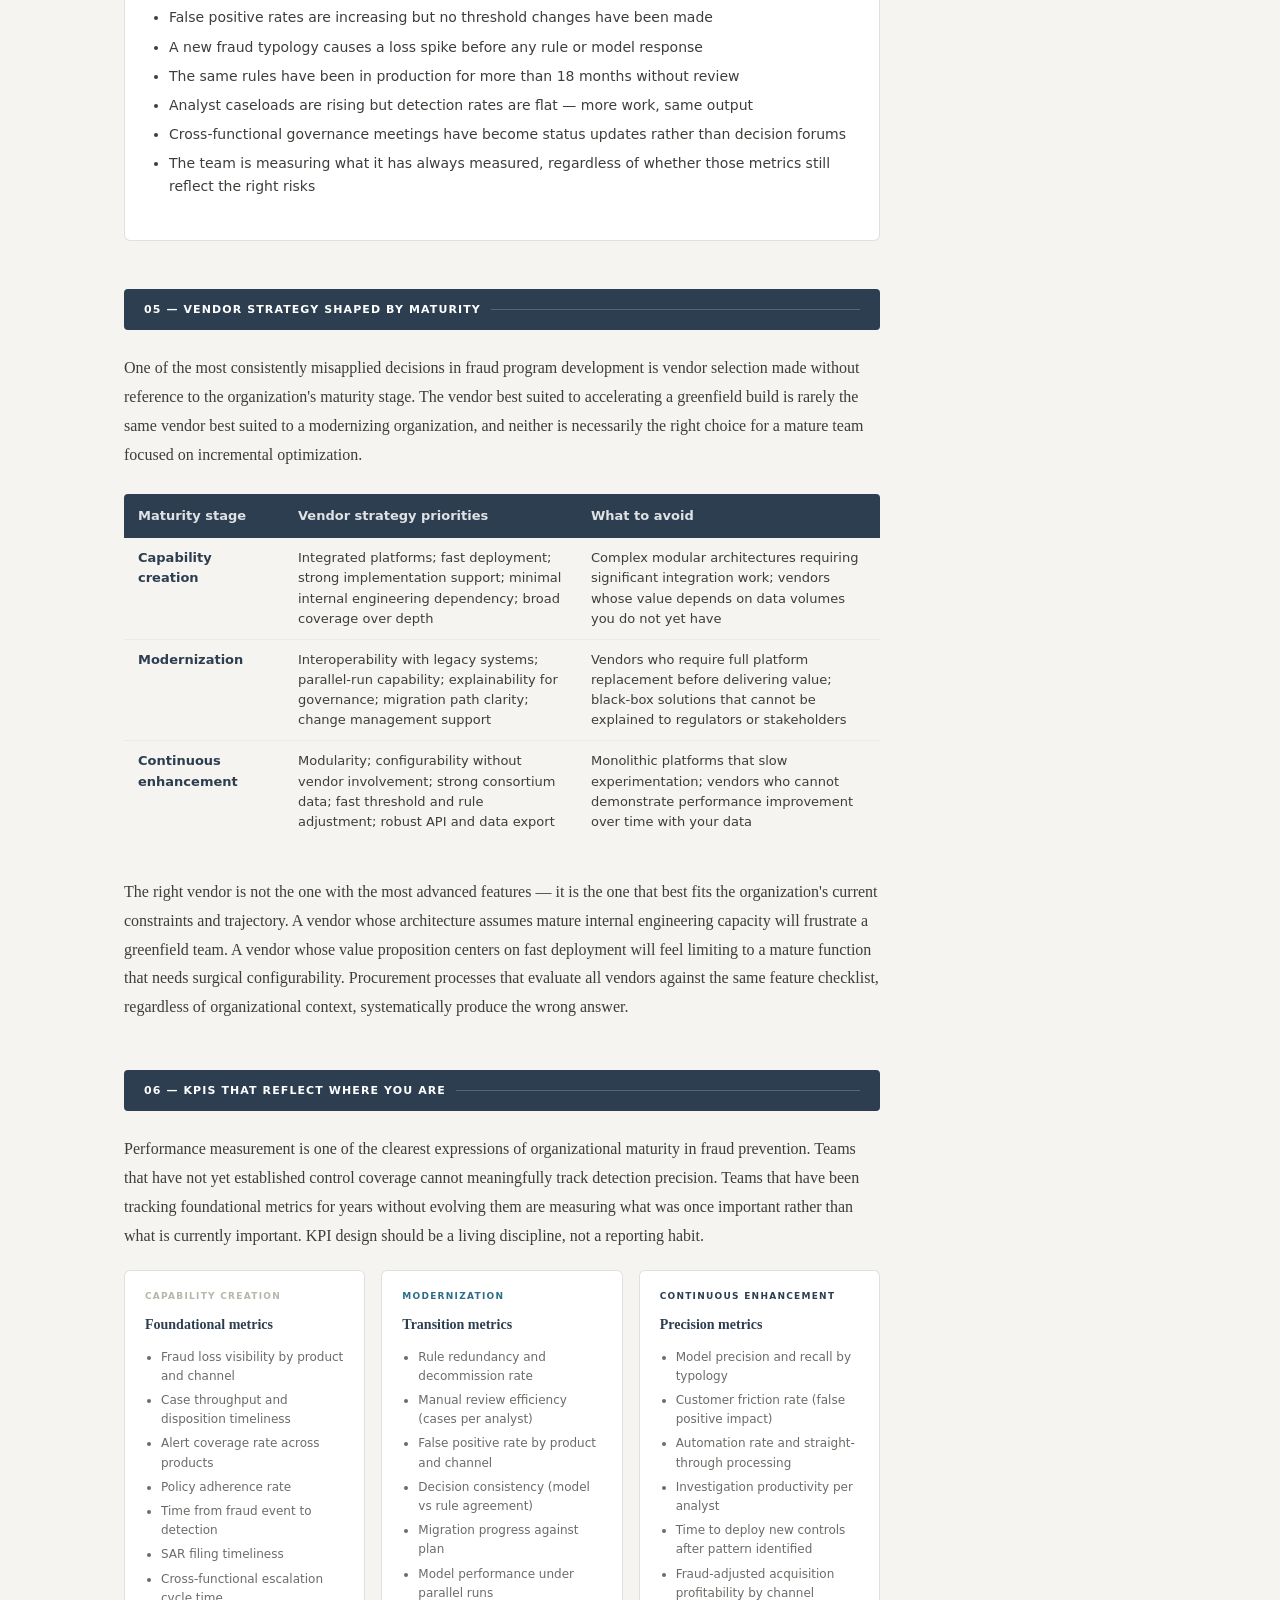
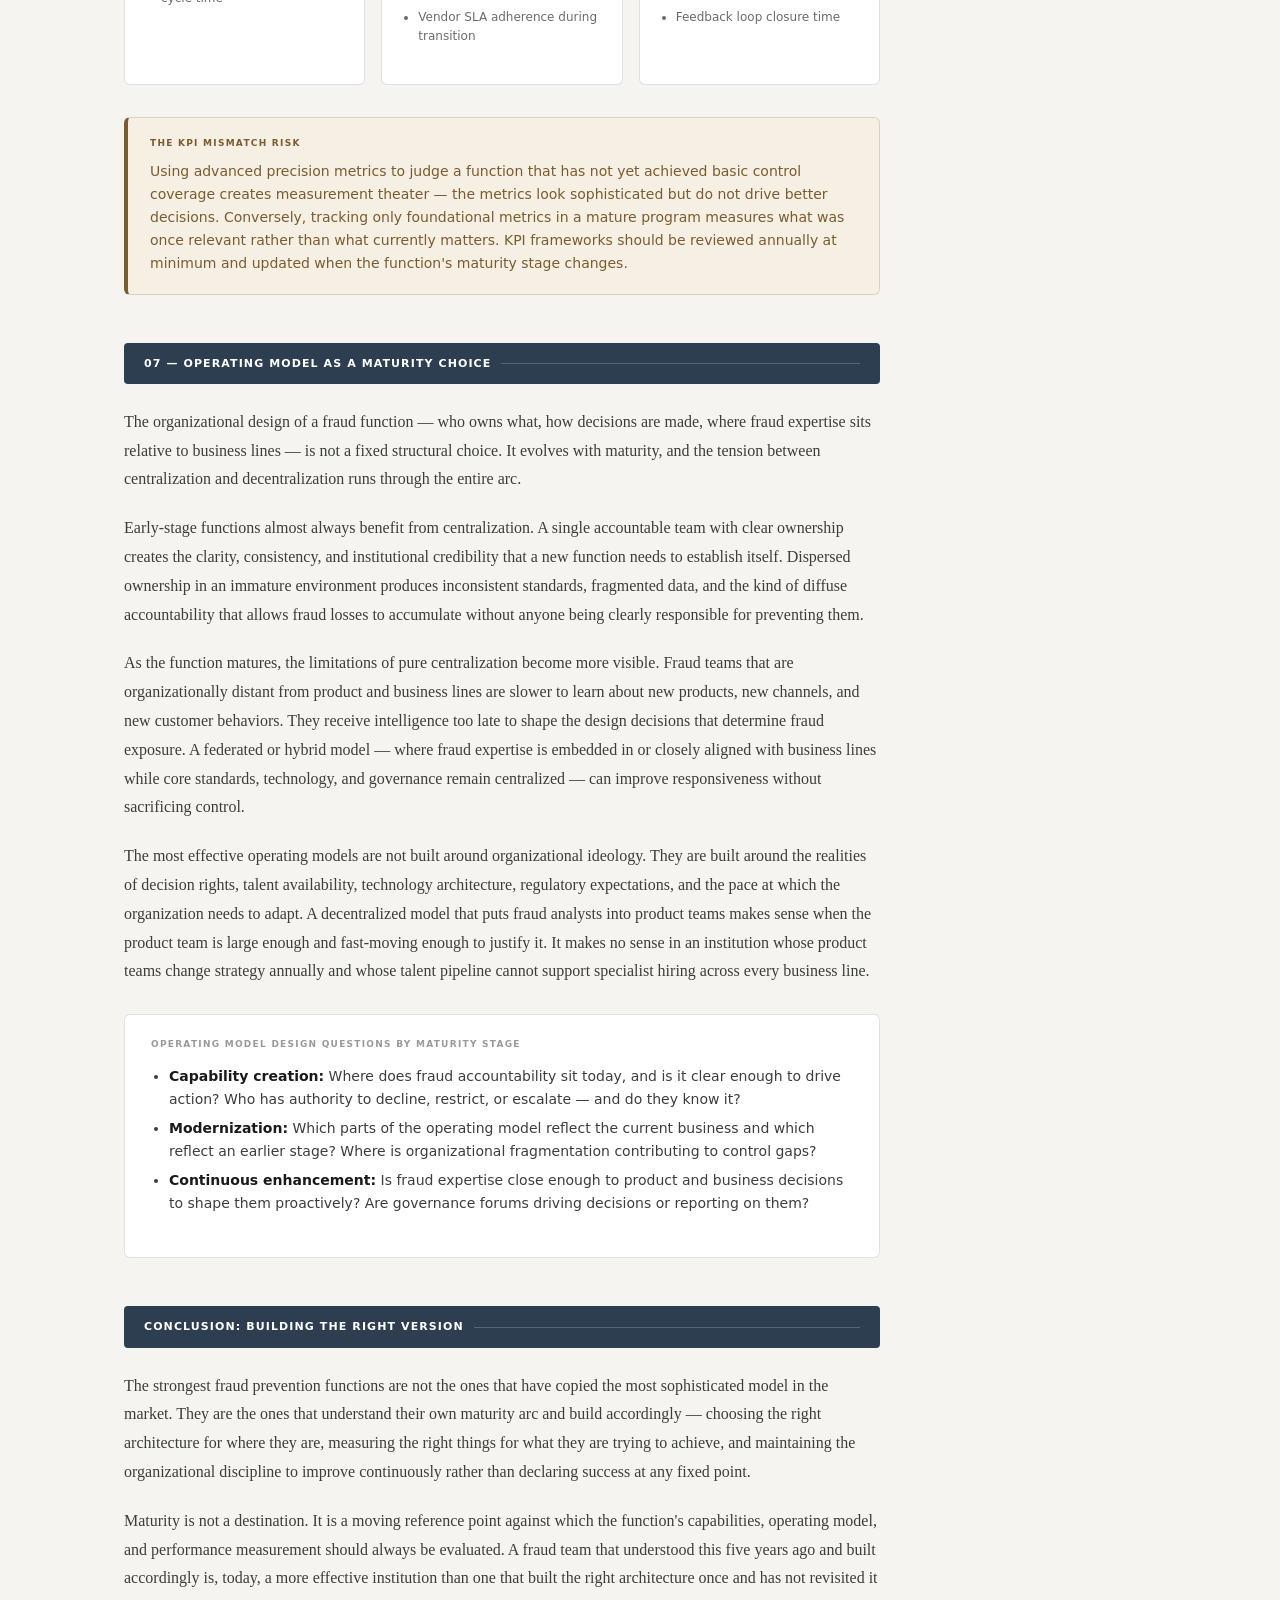
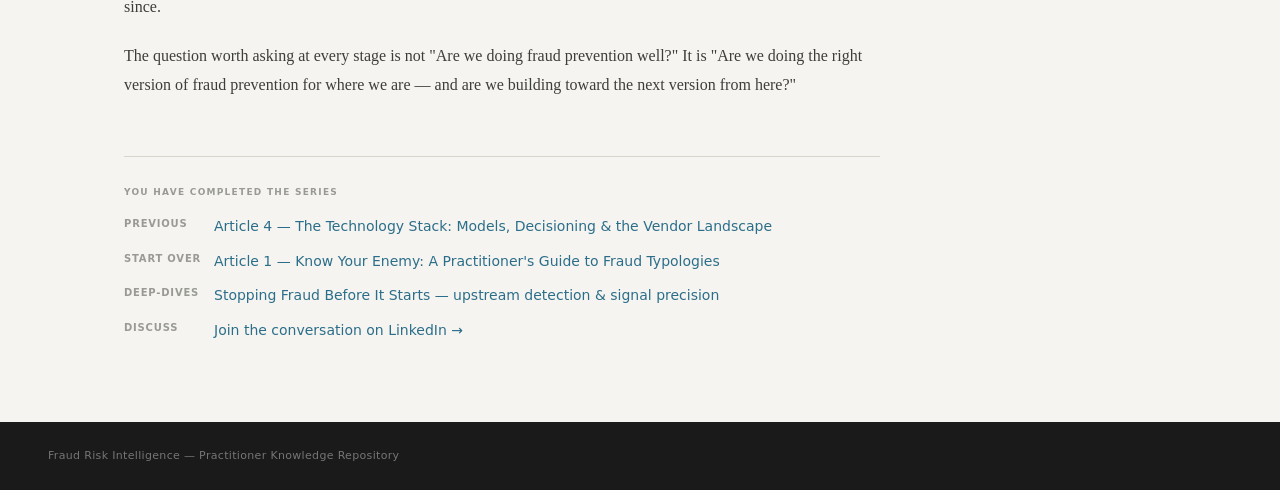
<file: assets/articles/5. building-defenses.html>
<!DOCTYPE html>
<html lang="en">
<head>
<meta charset="UTF-8">
<meta name="viewport" content="width=device-width, initial-scale=1.0">
<title>Building the Fraud Defense: From Zero to Continuous Enhancement — Fraud Risk Intelligence</title>
<style>
  :root {
    --ink:         #1A1A1A;
    --ink-mid:     #3D3D3A;
    --ink-muted:   #6B6B67;
    --ink-faint:   #9A9A95;
    --stone-50:    #F5F4F0;
    --stone-100:   #ECEAE4;
    --stone-200:   #D8D5CC;
    --stone-300:   #B8B5AB;
    --slate:       #2C3E50;
    --slate-light: #EBF0F5;
    --accent:      #2C6E8A;
    --accent-light:#E6F2F7;
    --accent-rule: #A8CCDA;
    --warm:        #7A5C2E;
    --warm-light:  #F5EFE4;
    --success:     #2D6A4F;
    --success-bg:  #EBF5F0;
    --border:      rgba(0,0,0,0.07);
    --border-mid:  rgba(0,0,0,0.12);
    --radius:      6px;
    --radius-sm:   4px;
  }
  * { box-sizing: border-box; margin: 0; padding: 0; }
  body { font-family: Georgia, "Times New Roman", serif; background: var(--stone-50); color: var(--ink); font-size: 16px; line-height: 1.75; }

  nav { background: var(--slate); padding: 0 48px; display: flex; align-items: center; justify-content: space-between; height: 52px; position: sticky; top: 0; z-index: 100; border-bottom: 1px solid rgba(255,255,255,0.08); }
  .nav-brand { color: #fff; font-size: 13px; font-weight: 400; letter-spacing: 0.06em; text-transform: uppercase; text-decoration: none; font-family: system-ui, sans-serif; }
  .nav-brand em { color: var(--accent-rule); font-style: normal; font-weight: 700; }
  .nav-back { color: rgba(255,255,255,0.55); font-size: 12px; text-decoration: none; font-family: system-ui, sans-serif; letter-spacing: 0.04em; transition: color 0.15s; }
  .nav-back:hover { color: rgba(255,255,255,0.9); }

  .article-header { background: var(--slate); padding: 56px 48px 48px; border-bottom: 3px solid var(--accent); }
  .header-inner { max-width: 780px; margin: 0 auto; }
  .header-series { display: inline-flex; align-items: center; gap: 8px; font-family: system-ui, sans-serif; font-size: 10px; font-weight: 700; letter-spacing: 0.14em; text-transform: uppercase; color: var(--accent-rule); margin-bottom: 20px; }
  .header-series::before { content: ''; display: block; width: 20px; height: 1px; background: var(--accent-rule); opacity: 0.6; }
  .article-header h1 { font-family: Georgia, serif; font-size: clamp(24px, 3.5vw, 36px); font-weight: 700; line-height: 1.2; color: #fff; letter-spacing: -0.01em; margin-bottom: 18px; }
  .article-header .deck { font-family: system-ui, sans-serif; font-size: 15px; line-height: 1.65; color: rgba(255,255,255,0.62); max-width: 640px; margin-bottom: 32px; font-style: italic; }
  .header-meta { display: flex; gap: 0; border-top: 1px solid rgba(255,255,255,0.1); padding-top: 24px; font-family: system-ui, sans-serif; }
  .meta-item { display: flex; flex-direction: column; gap: 3px; padding-right: 28px; margin-right: 28px; border-right: 1px solid rgba(255,255,255,0.1); }
  .meta-item:last-child { border-right: none; padding-right: 0; margin-right: 0; }
  .meta-label { font-size: 9px; font-weight: 700; letter-spacing: 0.14em; text-transform: uppercase; color: rgba(255,255,255,0.35); }
  .meta-value { font-size: 12px; color: rgba(255,255,255,0.72); font-weight: 500; }

  .page-layout { max-width: 1080px; margin: 0 auto; padding: 52px 24px 80px; display: grid; grid-template-columns: 1fr 220px; gap: 56px; align-items: start; }

  .prose { min-width: 0; }
  .prose .lead { font-size: 18px; line-height: 1.7; color: var(--ink-mid); border-left: 3px solid var(--accent); padding-left: 20px; margin-bottom: 36px; font-style: italic; }
  .prose h2 { font-family: Georgia, serif; font-size: 19px; font-weight: 700; color: var(--slate); margin: 36px 0 12px; padding-bottom: 8px; border-bottom: 1px solid var(--stone-200); letter-spacing: -0.01em; }
  .prose p { font-size: 16px; line-height: 1.8; color: var(--ink-mid); margin-bottom: 20px; }
  .prose ul { padding-left: 22px; margin-bottom: 20px; }
  .prose li { font-size: 15px; line-height: 1.75; color: var(--ink-mid); margin-bottom: 7px; }
  .prose strong { font-weight: 700; color: var(--ink); }

  .section-rule { background: var(--slate); color: #fff; padding: 11px 20px; border-radius: var(--radius-sm); margin: 48px 0 24px; font-family: system-ui, sans-serif; font-size: 11px; font-weight: 700; letter-spacing: 0.1em; text-transform: uppercase; display: flex; align-items: center; gap: 10px; }
  .section-rule::after { content: ''; flex: 1; height: 1px; background: rgba(255,255,255,0.2); }

  .pullquote { margin: 36px 0; padding: 20px 28px; border-left: 4px solid var(--accent); background: var(--accent-light); border-radius: 0 var(--radius) var(--radius) 0; font-style: italic; font-size: 17px; line-height: 1.65; color: var(--slate); }

  .callout { background: #fff; border: 1px solid var(--border-mid); border-radius: var(--radius); padding: 22px 26px; margin: 28px 0; }
  .callout-label { font-family: system-ui, sans-serif; font-size: 9px; font-weight: 700; letter-spacing: 0.14em; text-transform: uppercase; color: var(--ink-faint); margin-bottom: 12px; }
  .callout ul { padding-left: 18px; }
  .callout li { font-family: system-ui, sans-serif; font-size: 14px; color: var(--ink-mid); margin-bottom: 6px; line-height: 1.65; }

  /* Three journeys */
  .journey-grid { display: grid; grid-template-columns: repeat(3, 1fr); gap: 16px; margin: 24px 0 36px; }
  .journey-card { background: #fff; border: 1px solid var(--border-mid); border-radius: var(--radius); padding: 22px 20px; display: flex; flex-direction: column; }
  .journey-card.j1 { border-top: 3px solid var(--stone-300); }
  .journey-card.j2 { border-top: 3px solid var(--accent); }
  .journey-card.j3 { border-top: 3px solid var(--slate); }
  .journey-num { font-family: system-ui, sans-serif; font-size: 9px; font-weight: 700; letter-spacing: 0.14em; text-transform: uppercase; margin-bottom: 8px; }
  .journey-card.j1 .journey-num { color: var(--stone-300); }
  .journey-card.j2 .journey-num { color: var(--accent); }
  .journey-card.j3 .journey-num { color: var(--slate); }
  .journey-title { font-family: Georgia, serif; font-size: 16px; font-weight: 700; color: var(--slate); margin-bottom: 10px; }
  .journey-desc { font-family: system-ui, sans-serif; font-size: 13px; color: var(--ink-muted); line-height: 1.65; flex: 1; }

  /* Maturity comparison table */
  .maturity-table { width: 100%; border-collapse: collapse; margin: 24px 0 36px; font-family: system-ui, sans-serif; font-size: 13px; }
  .maturity-table th { background: var(--slate); color: rgba(255,255,255,0.85); font-weight: 600; padding: 11px 14px; text-align: left; }
  .maturity-table th:first-child { border-radius: var(--radius-sm) 0 0 0; width: 160px; }
  .maturity-table th:last-child  { border-radius: 0 var(--radius-sm) 0 0; }
  .maturity-table td { padding: 10px 14px; border-bottom: 1px solid var(--stone-100); color: var(--ink-mid); vertical-align: top; line-height: 1.55; }
  .maturity-table tr:last-child td { border-bottom: none; }
  .maturity-table tr:nth-child(even) td { background: var(--stone-50); }
  .maturity-table td:first-child { font-weight: 700; color: var(--slate); }

  /* KPI cards */
  .kpi-grid { display: grid; grid-template-columns: repeat(3, 1fr); gap: 16px; margin: 20px 0 32px; }
  .kpi-card { background: #fff; border: 1px solid var(--border-mid); border-radius: var(--radius); padding: 18px 20px; }
  .kpi-card-label { font-family: system-ui, sans-serif; font-size: 9px; font-weight: 700; letter-spacing: 0.14em; text-transform: uppercase; margin-bottom: 8px; }
  .kpi-card.k1 .kpi-card-label { color: var(--stone-300); }
  .kpi-card.k2 .kpi-card-label { color: var(--accent); }
  .kpi-card.k3 .kpi-card-label { color: var(--slate); }
  .kpi-card h4 { font-family: Georgia, serif; font-size: 14px; font-weight: 700; color: var(--slate); margin-bottom: 10px; }
  .kpi-card ul { padding-left: 16px; }
  .kpi-card li { font-family: system-ui, sans-serif; font-size: 12px; color: var(--ink-muted); margin-bottom: 5px; line-height: 1.6; }

  /* Warning callout */
  .warning-callout { background: var(--warm-light); border: 1px solid rgba(122,92,46,0.2); border-left: 4px solid var(--warm); border-radius: var(--radius); padding: 18px 22px; margin: 28px 0; }
  .warning-callout .callout-label { color: var(--warm); font-family: system-ui, sans-serif; font-size: 9px; font-weight: 700; letter-spacing: 0.14em; text-transform: uppercase; margin-bottom: 8px; }
  .warning-callout p { font-family: system-ui, sans-serif; font-size: 14px; color: var(--warm); line-height: 1.65; margin: 0; }

  /* Checklist for greenfield */
  .checklist { display: flex; flex-direction: column; gap: 10px; margin: 20px 0 32px; }
  .checklist-item { display: flex; gap: 14px; align-items: flex-start; background: #fff; border: 1px solid var(--border-mid); border-radius: var(--radius); padding: 14px 18px; }
  .checklist-icon { flex-shrink: 0; width: 22px; height: 22px; border: 2px solid var(--stone-300); border-radius: 4px; margin-top: 1px; }
  .checklist-body h5 { font-family: system-ui, sans-serif; font-size: 13px; font-weight: 700; color: var(--slate); margin-bottom: 3px; }
  .checklist-body p { font-family: system-ui, sans-serif; font-size: 12px; color: var(--ink-muted); line-height: 1.6; margin: 0; }

  /* Article footer */
  .article-footer { margin-top: 56px; padding-top: 28px; border-top: 1px solid var(--stone-200); }
  .footer-label { font-family: system-ui, sans-serif; font-size: 9px; font-weight: 700; letter-spacing: 0.14em; text-transform: uppercase; color: var(--ink-faint); margin-bottom: 14px; }
  .footer-links { display: flex; flex-direction: column; gap: 10px; }
  .footer-link { display: flex; align-items: flex-start; gap: 10px; }
  .footer-link-label { font-family: system-ui, sans-serif; font-size: 10px; font-weight: 700; text-transform: uppercase; letter-spacing: 0.08em; color: var(--ink-faint); min-width: 80px; padding-top: 1px; }
  .footer-link-title { font-family: system-ui, sans-serif; font-size: 14px; color: var(--accent); font-weight: 500; text-decoration: none; }
  .footer-link-title:hover { text-decoration: underline; }

  /* Sidebar */
  .sidebar { position: sticky; top: 72px; font-family: system-ui, sans-serif; }
  .sidebar-block { background: #fff; border: 1px solid var(--border-mid); border-radius: var(--radius); padding: 18px 20px; margin-bottom: 14px; }
  .sidebar-block h4 { font-size: 9px; font-weight: 700; letter-spacing: 0.14em; text-transform: uppercase; color: var(--ink-faint); margin-bottom: 12px; padding-bottom: 8px; border-bottom: 1px solid var(--stone-100); }
  .toc-link { display: block; font-size: 12px; color: var(--ink-muted); text-decoration: none; padding: 5px 0 5px 10px; border-left: 2px solid transparent; line-height: 1.45; transition: all 0.15s; }
  .toc-link:hover { color: var(--accent); border-left-color: var(--accent-rule); }
  .toc-link.active { color: var(--accent); border-left-color: var(--accent); font-weight: 600; }
  .tag { display: inline-block; font-size: 10px; padding: 3px 8px; border-radius: 3px; font-weight: 600; margin: 2px 2px 2px 0; letter-spacing: 0.03em; }
  .tag-strat  { background: var(--slate-light); color: var(--slate); }
  .tag-topic  { background: var(--stone-100);   color: var(--ink-muted); }
  .rel-link { display: block; text-decoration: none; padding: 9px 0; border-bottom: 1px solid var(--stone-100); }
  .rel-link:last-child { border-bottom: none; padding-bottom: 0; }
  .rel-link-title { font-size: 12px; font-weight: 600; color: var(--slate); display: block; margin-bottom: 2px; line-height: 1.4; }
  .rel-link-sub { font-size: 11px; color: var(--ink-faint); }
  .rel-link:hover .rel-link-title { color: var(--accent); }
  .current-article { background: var(--stone-50); margin: 0 -20px; padding: 9px 20px; }

  footer { background: var(--ink); color: rgba(255,255,255,0.4); padding: 24px 48px; font-size: 11px; font-family: system-ui, sans-serif; display: flex; justify-content: space-between; align-items: center; flex-wrap: wrap; gap: 12px; letter-spacing: 0.03em; }
  footer a { color: rgba(255,255,255,0.4); text-decoration: none; }
  footer a:hover { color: rgba(255,255,255,0.8); }

  @media (max-width: 740px) {
    nav { padding: 0 16px; } .article-header { padding: 36px 16px 32px; }
    .page-layout { grid-template-columns: 1fr; padding: 32px 16px 60px; }
    .sidebar { position: static; }
    .journey-grid, .kpi-grid { grid-template-columns: 1fr; }
    footer { padding: 20px 16px; }
  }
</style>
</head>
<body>

<nav>
  <a class="nav-brand" href="../index.html">Fraud Risk <em>Intelligence</em></a>
  <!-- <a class="nav-back" href="../index.html">← All articles</a> -->
</nav>

<div class="article-header">
  <div class="header-inner">
    <div class="header-series">Article 5 of 5 — The Fraud Risk Practitioner's Handbook</div>
    <h1>Building the Fraud Defense: From Zero to Continuous Enhancement</h1>
    <p class="deck">The hardest challenge in fraud prevention is rarely technological. It is organizational — knowing where your function sits on the maturity arc, and building the right version of it from exactly where you are today.</p>
    <div class="header-meta">
      <div class="meta-item"><span class="meta-label">Level</span><span class="meta-value">Strategic</span></div>
      <div class="meta-item"><span class="meta-label">Read time</span><span class="meta-value">~14 min</span></div>
      <div class="meta-item"><span class="meta-label">Focus</span><span class="meta-value">Maturity arc · Operating model · KPIs · Vendor strategy · Continuous improvement</span></div>
    </div>
  </div>
</div>

<div class="page-layout">
<article class="prose">

  <p class="lead">Fraud prevention is often discussed as a capability problem: better models, better tools, better data, better rules. But in practice, the harder challenge is almost always organizational maturity. The institutions that manage fraud most effectively are not necessarily those with the most sophisticated technology. They are the ones that understand where they are on the maturity arc — and build accordingly.</p>

  <!-- S1 -->
  <div class="section-rule" id="s1">01 — Three journeys, not one</div>

  <p>There is no single template for building a fraud prevention function because institutions do not start from the same place. The strategies, investment priorities, and success measures appropriate for a team building from scratch are fundamentally different from those appropriate for a team modernizing a legacy environment — and both are different from the disciplines that sustain a mature, continuously improving program.</p>

  <p>Recognizing which journey your organization is on, is not merely a diagnostic exercise. It determines which capabilities to prioritize, which vendors to engage, which KPIs to track, and which organizational changes will generate the most return. Applying mature-state metrics and architecture to an early-stage function creates measurement theater. Applying foundational thinking to a mature function produces stagnation. The journey shapes the strategy.</p>

  <div class="journey-grid">
    <div class="journey-card j1">
      <div class="journey-num">Journey 1</div>
      <div class="journey-title">Capability creation</div>
      <div class="journey-desc">Building a fraud prevention function from the ground up. The challenge is not optimization — it is establishing basic control coverage, core decisioning, case management, governance, and cross-functional credibility. Speed to baseline competence matters more than elegant architecture. The goal is intentional risk management, not reactive firefighting.</div>
    </div>
    <div class="journey-card j2">
      <div class="journey-num">Journey 2</div>
      <div class="journey-title">Modernization</div>
      <div class="journey-desc">Transforming a fraud function constrained by legacy rules, siloed data, aging vendor stacks, or operating models designed for an earlier stage of the business. The challenge is disentangling what is mission-critical from what is simply inherited — and making difficult choices about migration, interoperability, and change management.</div>
    </div>
    <div class="journey-card j3">
      <div class="journey-num">Journey 3</div>
      <div class="journey-title">Continuous enhancement</div>
      <div class="journey-desc">Pursuing incremental gains in effectiveness, efficiency, and adaptability from a reasonably capable baseline. Focus shifts toward detection accuracy, customer friction reduction, signal integration, and decision velocity. The strongest teams at this stage treat fraud prevention as a dynamic system — tuning continuously, testing aggressively, and evolving controls in response to adversary behavior.</div>
    </div>
  </div>

  <div class="pullquote">"The key question for fraud leaders is not 'What does best practice look like?' It is 'What does the next right version of our function look like from where we are today?' Maturity is not a label. It is context."</div>

  <!-- S2 -->
  <div class="section-rule" id="s2">02 — Journey 1: building from zero</div>

  <p>A greenfield fraud function faces a specific set of challenges that experienced fraud leaders sometimes underestimate precisely because they are no longer visible from a mature vantage point. The most fundamental is credibility. A fraud team without a track record has to demonstrate value before it can secure the resources, organizational access, and cross-functional cooperation it needs to do its job effectively. This creates a sequencing problem: you need visibility to build credibility, but you need credibility to get visibility.</p>

  <p>The practical response to this is to prioritize high-visibility, high-impact controls early — not necessarily the most sophisticated ones. A well-configured rules engine that visibly stops a fraud attack earns more organizational goodwill than a perfectly architected model that runs quietly in the background. The goal in the first twelve months is not the optimal end state. It is demonstrable progress against the losses and risks that the business already understands.</p>

  <h2>The greenfield build sequence</h2>
  <p>While no two builds are identical, the following sequence represents the minimum viable progression from zero to operational control:</p>

  <div class="checklist">
    <div class="checklist-item">
      <div class="checklist-icon"></div>
      <div class="checklist-body">
        <h5>Establish loss visibility before building controls</h5>
        <p>You cannot manage what you cannot measure. The first priority is understanding where fraud is occurring, how much it is costing, and which products and channels are most exposed. This requires connecting fraud outcomes to transaction and customer data — even if the initial reporting is manual.</p>
      </div>
    </div>
    <div class="checklist-item">
      <div class="checklist-icon"></div>
      <div class="checklist-body">
        <h5>Stand up case management and disposition tracking</h5>
        <p>Every fraud investigation, regardless of outcome, should be captured in a structured format. Disposition data is the foundation of model training, false positive tracking, and regulatory defensibility. Teams that start without it spend years reconstructing history they never captured.</p>
      </div>
    </div>
    <div class="checklist-item">
      <div class="checklist-icon"></div>
      <div class="checklist-body">
        <h5>Define the cross-functional operating model before building tools</h5>
        <p>Who owns the fraud P&amp;L? Who has authority to decline a transaction? Who gets notified when a SAR is filed? These questions have organizational answers that determine whether the fraud function can operate effectively — and they are much harder to resolve after tools have been built around the wrong assumptions.</p>
      </div>
    </div>
    <div class="checklist-item">
      <div class="checklist-icon"></div>
      <div class="checklist-body">
        <h5>Deploy an integrated platform, not a best-of-breed stack</h5>
        <p>Early-stage teams lack the engineering resources to integrate and maintain a modular multi-vendor architecture. An integrated platform that covers identity verification, basic scoring, case management, and reporting — even if it is not best-in-class on any individual dimension — accelerates capability stand-up and reduces operational fragility.</p>
      </div>
    </div>
    <div class="checklist-item">
      <div class="checklist-icon"></div>
      <div class="checklist-body">
        <h5>Build the governance framework alongside the controls</h5>
        <p>Model approval processes, policy change management, SAR review authority, and escalation paths should be formalized from the outset. Governance retrofitted onto a mature program is disruptive. Governance built into a young program creates the institutional habits that sustained performance requires.</p>
      </div>
    </div>
  </div>

  <!-- S3 -->
  <div class="section-rule" id="s3">03 — Journey 2: modernization</div>

  <p>Modernization is in many ways the hardest of the three journeys. A greenfield build starts with a blank page. Continuous enhancement starts from a position of strength. Modernization starts from a position of constraint — legacy systems that cannot easily be replaced, organizational habits built around those systems, and accumulated policy debt that no single person fully understands.</p>

  <p>The most common modernization trap is attempting to rebuild everything simultaneously. Legacy rules engines, aging vendor contracts, manual case management, siloed data environments, and fragmented operating models all need to change. But they cannot all change at once without creating operational risk that exceeds the fraud risk being managed. The function that is mid-transformation is, for a period, more fragile than the function it is replacing.</p>

  <h2>Modernization principles that reduce transition risk</h2>

  <p><strong>Run parallel, not replacement.</strong> New models and tools should run alongside legacy systems before legacy systems are switched off. Parallel running reveals gaps in the new architecture, gives analysts time to develop familiarity, and provides the performance comparison data that justifies migration to stakeholders who were comfortable with the status quo.</p>

  <p><strong>Identify the genuinely mission-critical before decommissioning anything.</strong> Legacy environments accumulate controls over years. Some address real risk. Some addressed risk that no longer exists. Some exist because someone once asked for them and no one ever removed them. A modernization program that decommissions indiscriminately will eventually decommission something important. A deliberate audit of each existing rule, model, and process — categorizing by current risk relevance, not historical rationale — is essential before any decommissioning decision.</p>

  <p><strong>Sequence by risk surface, not by technical convenience.</strong> The order in which systems are modernized should reflect fraud exposure, not engineering preference. The highest-risk product lines and channels should be modernized first, even if they are the most technically complex. Modernizing lower-risk areas first creates a period where the institution has a modern fraud function in the wrong places.</p>

  <div class="warning-callout">
    <div class="callout-label">The modernization credibility gap</div>
    <p>During transformation, fraud losses may temporarily increase as legacy controls are decommissioned before replacements reach full effectiveness. This is predictable and manageable — but only if leadership is informed in advance. Modernization programs that do not set expectations about transitional exposure frequently lose organizational support at exactly the moment they need it most.</p>
  </div>

  <!-- S4 -->
  <div class="section-rule" id="s4">04 — Journey 3: continuous enhancement</div>

  <p>A fraud function that has reached operational maturity faces a different kind of challenge: sustaining performance and adaptability against a threat that never stops evolving. The risk at this stage is not collapse — it is drift. Controls that were calibrated for last year's fraud landscape gradually become misaligned with this year's. Models trained on historical patterns miss emerging attack vectors. Rules that were sharp when written accumulate exceptions until they are effectively inoperative.</p>

  <p>The discipline that prevents drift is continuous enhancement — an operating rhythm, not a project. The strongest mature fraud functions are distinguishable not by their technology (which is often similar across institutions of comparable scale) but by the rigor and frequency with which they evaluate and update it.</p>

  <h2>The continuous enhancement operating rhythm</h2>

  <p><strong>Weekly:</strong> Alert queue review, false positive rate tracking, emerging pattern identification from analyst feedback, rule performance spot-checks.</p>

  <p><strong>Monthly:</strong> Model performance metrics review (precision, recall, KS statistic), false positive and false negative root cause analysis, threshold calibration review, cross-functional governance forum (fraud, credit, AML, product).</p>

  <p><strong>Quarterly:</strong> Full model performance assessment, champion-challenger test results, vendor performance review against SLAs and benchmarks, emerging typology review against control coverage, KPI refresh against business growth and product changes.</p>

  <p><strong>Annually:</strong> Operating model review, technology stack assessment, regulatory horizon scan, talent and capability gap analysis, fraud risk appetite review with risk committee.</p>

  <div class="callout">
    <div class="callout-label">Signs a mature function is drifting</div>
    <ul>
      <li>False positive rates are increasing but no threshold changes have been made</li>
      <li>A new fraud typology causes a loss spike before any rule or model response</li>
      <li>The same rules have been in production for more than 18 months without review</li>
      <li>Analyst caseloads are rising but detection rates are flat — more work, same output</li>
      <li>Cross-functional governance meetings have become status updates rather than decision forums</li>
      <li>The team is measuring what it has always measured, regardless of whether those metrics still reflect the right risks</li>
    </ul>
  </div>

  <!-- S5 -->
  <div class="section-rule" id="s5">05 — Vendor strategy shaped by maturity</div>

  <p>One of the most consistently misapplied decisions in fraud program development is vendor selection made without reference to the organization's maturity stage. The vendor best suited to accelerating a greenfield build is rarely the same vendor best suited to a modernizing organization, and neither is necessarily the right choice for a mature team focused on incremental optimization.</p>

  <table class="maturity-table">
    <thead>
      <tr>
        <th>Maturity stage</th>
        <th>Vendor strategy priorities</th>
        <th>What to avoid</th>
      </tr>
    </thead>
    <tbody>
      <tr>
        <td>Capability creation</td>
        <td>Integrated platforms; fast deployment; strong implementation support; minimal internal engineering dependency; broad coverage over depth</td>
        <td>Complex modular architectures requiring significant integration work; vendors whose value depends on data volumes you do not yet have</td>
      </tr>
      <tr>
        <td>Modernization</td>
        <td>Interoperability with legacy systems; parallel-run capability; explainability for governance; migration path clarity; change management support</td>
        <td>Vendors who require full platform replacement before delivering value; black-box solutions that cannot be explained to regulators or stakeholders</td>
      </tr>
      <tr>
        <td>Continuous enhancement</td>
        <td>Modularity; configurability without vendor involvement; strong consortium data; fast threshold and rule adjustment; robust API and data export</td>
        <td>Monolithic platforms that slow experimentation; vendors who cannot demonstrate performance improvement over time with your data</td>
      </tr>
    </tbody>
  </table>

  <p>The right vendor is not the one with the most advanced features — it is the one that best fits the organization's current constraints and trajectory. A vendor whose architecture assumes mature internal engineering capacity will frustrate a greenfield team. A vendor whose value proposition centers on fast deployment will feel limiting to a mature function that needs surgical configurability. Procurement processes that evaluate all vendors against the same feature checklist, regardless of organizational context, systematically produce the wrong answer.</p>

  <!-- S6 -->
  <div class="section-rule" id="s6">06 — KPIs that reflect where you are</div>

  <p>Performance measurement is one of the clearest expressions of organizational maturity in fraud prevention. Teams that have not yet established control coverage cannot meaningfully track detection precision. Teams that have been tracking foundational metrics for years without evolving them are measuring what was once important rather than what is currently important. KPI design should be a living discipline, not a reporting habit.</p>

  <div class="kpi-grid">
    <div class="kpi-card k1">
      <div class="kpi-card-label">Capability creation</div>
      <h4>Foundational metrics</h4>
      <ul>
        <li>Fraud loss visibility by product and channel</li>
        <li>Case throughput and disposition timeliness</li>
        <li>Alert coverage rate across products</li>
        <li>Policy adherence rate</li>
        <li>Time from fraud event to detection</li>
        <li>SAR filing timeliness</li>
        <li>Cross-functional escalation cycle time</li>
      </ul>
    </div>
    <div class="kpi-card k2">
      <div class="kpi-card-label">Modernization</div>
      <h4>Transition metrics</h4>
      <ul>
        <li>Rule redundancy and decommission rate</li>
        <li>Manual review efficiency (cases per analyst)</li>
        <li>False positive rate by product and channel</li>
        <li>Decision consistency (model vs rule agreement)</li>
        <li>Migration progress against plan</li>
        <li>Model performance under parallel runs</li>
        <li>Vendor SLA adherence during transition</li>
      </ul>
    </div>
    <div class="kpi-card k3">
      <div class="kpi-card-label">Continuous enhancement</div>
      <h4>Precision metrics</h4>
      <ul>
        <li>Model precision and recall by typology</li>
        <li>Customer friction rate (false positive impact)</li>
        <li>Automation rate and straight-through processing</li>
        <li>Investigation productivity per analyst</li>
        <li>Time to deploy new controls after pattern identified</li>
        <li>Fraud-adjusted acquisition profitability by channel</li>
        <li>Feedback loop closure time</li>
      </ul>
    </div>
  </div>

  <div class="warning-callout">
    <div class="callout-label">The KPI mismatch risk</div>
    <p>Using advanced precision metrics to judge a function that has not yet achieved basic control coverage creates measurement theater — the metrics look sophisticated but do not drive better decisions. Conversely, tracking only foundational metrics in a mature program measures what was once relevant rather than what currently matters. KPI frameworks should be reviewed annually at minimum and updated when the function's maturity stage changes.</p>
  </div>

  <!-- S7 -->
  <div class="section-rule" id="s7">07 — Operating model as a maturity choice</div>

  <p>The organizational design of a fraud function — who owns what, how decisions are made, where fraud expertise sits relative to business lines — is not a fixed structural choice. It evolves with maturity, and the tension between centralization and decentralization runs through the entire arc.</p>

  <p>Early-stage functions almost always benefit from centralization. A single accountable team with clear ownership creates the clarity, consistency, and institutional credibility that a new function needs to establish itself. Dispersed ownership in an immature environment produces inconsistent standards, fragmented data, and the kind of diffuse accountability that allows fraud losses to accumulate without anyone being clearly responsible for preventing them.</p>

  <p>As the function matures, the limitations of pure centralization become more visible. Fraud teams that are organizationally distant from product and business lines are slower to learn about new products, new channels, and new customer behaviors. They receive intelligence too late to shape the design decisions that determine fraud exposure. A federated or hybrid model — where fraud expertise is embedded in or closely aligned with business lines while core standards, technology, and governance remain centralized — can improve responsiveness without sacrificing control.</p>

  <p>The most effective operating models are not built around organizational ideology. They are built around the realities of decision rights, talent availability, technology architecture, regulatory expectations, and the pace at which the organization needs to adapt. A decentralized model that puts fraud analysts into product teams makes sense when the product team is large enough and fast-moving enough to justify it. It makes no sense in an institution whose product teams change strategy annually and whose talent pipeline cannot support specialist hiring across every business line.</p>

  <div class="callout">
    <div class="callout-label">Operating model design questions by maturity stage</div>
    <ul>
      <li><strong>Capability creation:</strong> Where does fraud accountability sit today, and is it clear enough to drive action? Who has authority to decline, restrict, or escalate — and do they know it?</li>
      <li><strong>Modernization:</strong> Which parts of the operating model reflect the current business and which reflect an earlier stage? Where is organizational fragmentation contributing to control gaps?</li>
      <li><strong>Continuous enhancement:</strong> Is fraud expertise close enough to product and business decisions to shape them proactively? Are governance forums driving decisions or reporting on them?</li>
    </ul>
  </div>

  <!-- CONCLUSION -->
  <div class="section-rule" id="s8">Conclusion: building the right version</div>

  <p>The strongest fraud prevention functions are not the ones that have copied the most sophisticated model in the market. They are the ones that understand their own maturity arc and build accordingly — choosing the right architecture for where they are, measuring the right things for what they are trying to achieve, and maintaining the organizational discipline to improve continuously rather than declaring success at any fixed point.</p>

  <p>Maturity is not a destination. It is a moving reference point against which the function's capabilities, operating model, and performance measurement should always be evaluated. A fraud team that understood this five years ago and built accordingly is, today, a more effective institution than one that built the right architecture once and has not revisited it since.</p>

  <p>The question worth asking at every stage is not "Are we doing fraud prevention well?" It is "Are we doing the right version of fraud prevention for where we are — and are we building toward the next version from here?"</p>

  <div class="article-footer">
    <div class="footer-label">You have completed the series</div>
    <div class="footer-links">
      <div class="footer-link">
        <span class="footer-link-label">Previous</span>
        <a class="footer-link-title" href="./fraud-tech-stack.html">Article 4 — The Technology Stack: Models, Decisioning &amp; the Vendor Landscape</a>
      </div>
      <div class="footer-link">
        <span class="footer-link-label">Start over</span>
        <a class="footer-link-title" href="./fraud-typology.html">Article 1 — Know Your Enemy: A Practitioner's Guide to Fraud Typologies</a>
      </div>
      <div class="footer-link">
        <span class="footer-link-label">Deep-dives</span>
        <a class="footer-link-title" href="./stopping-fraud.html">Stopping Fraud Before It Starts — upstream detection &amp; signal precision</a>
      </div>
      <div class="footer-link">
        <span class="footer-link-label">Discuss</span>
        <a class="footer-link-title" href="https://linkedin.com/in/YOUR-PROFILE">Join the conversation on LinkedIn →</a>
      </div>
    </div>
  </div>

</article>

<aside class="sidebar">
  <div class="sidebar-block">
    <h4>In this article</h4>
    <a class="toc-link" href="#s1">Three journeys</a>
    <a class="toc-link" href="#s2">Building from zero</a>
    <a class="toc-link" href="#s3">Modernization</a>
    <a class="toc-link" href="#s4">Continuous enhancement</a>
    <a class="toc-link" href="#s5">Vendor strategy by maturity</a>
    <a class="toc-link" href="#s6">KPIs that reflect stage</a>
    <a class="toc-link" href="#s7">Operating model design</a>
  </div>
  <div class="sidebar-block">
    <h4>Tags</h4>
    <span class="tag tag-strat">Strategic</span>
    <span class="tag tag-topic">Maturity</span>
    <span class="tag tag-topic">Operating model</span>
    <span class="tag tag-topic">Governance</span>
    <span class="tag tag-topic">KPIs</span>
    <span class="tag tag-topic">Vendor strategy</span>
  </div>
  <div class="sidebar-block">
    <h4>In this series</h4>
    <a class="rel-link" href="./fraud-typology.html">
      <span class="rel-link-title">1 — Know Your Enemy</span>
      <span class="rel-link-sub">Fraud typologies primer</span>
    </a>
    <a class="rel-link" href="./cross-functional.html">
      <span class="rel-link-title">2 — The Fraud Function</span>
      <span class="rel-link-sub">Governance &amp; cross-functional design</span>
    </a>
    <a class="rel-link" href="./product-risk.html">
      <span class="rel-link-title">3 — Product Risk Profiles</span>
      <span class="rel-link-sub">Deposits, loans, cards</span>
    </a>
    <a class="rel-link" href="./fraud-tech-stack.html">
      <span class="rel-link-title">4 — Technology Stack</span>
      <span class="rel-link-sub">Models, decisioning &amp; vendors</span>
    </a>
    <div class="rel-link current-article">
      <span class="rel-link-title">5 — Building the Defense ←</span>
      <span class="rel-link-sub">You are here</span>
    </div>
  </div>
  <div class="sidebar-block">
    <h4>Standalone deep-dives</h4>
    <a class="rel-link" href="./stopping-fraud.html">
      <span class="rel-link-title">Stopping Fraud Before It Starts</span>
      <span class="rel-link-sub">Upstream detection</span>
    </a>
    <a class="rel-link" href="./deepfake-frontier.html">
      <span class="rel-link-title">The Deepfake Frontier</span>
      <span class="rel-link-sub">AI &amp; emerging threats</span>
    </a>
  </div>
</aside>
</div>

<footer>
  <span>Fraud Risk Intelligence — Practitioner Knowledge Repository</span>
  <!-- <a href="../index.html">← All articles</a> -->
</footer>

<script>
const tocLinks = document.querySelectorAll('.toc-link');
const sections = document.querySelectorAll('.section-rule[id]');
const observer = new IntersectionObserver(entries => {
  entries.forEach(e => {
    if (e.isIntersecting) {
      tocLinks.forEach(l => l.classList.remove('active'));
      const a = document.querySelector(`.toc-link[href="#${e.target.id}"]`);
      if (a) a.classList.add('active');
    }
  });
}, { rootMargin: '-15% 0px -75% 0px' });
sections.forEach(s => observer.observe(s));
</script>
</body>
</html>
</file>
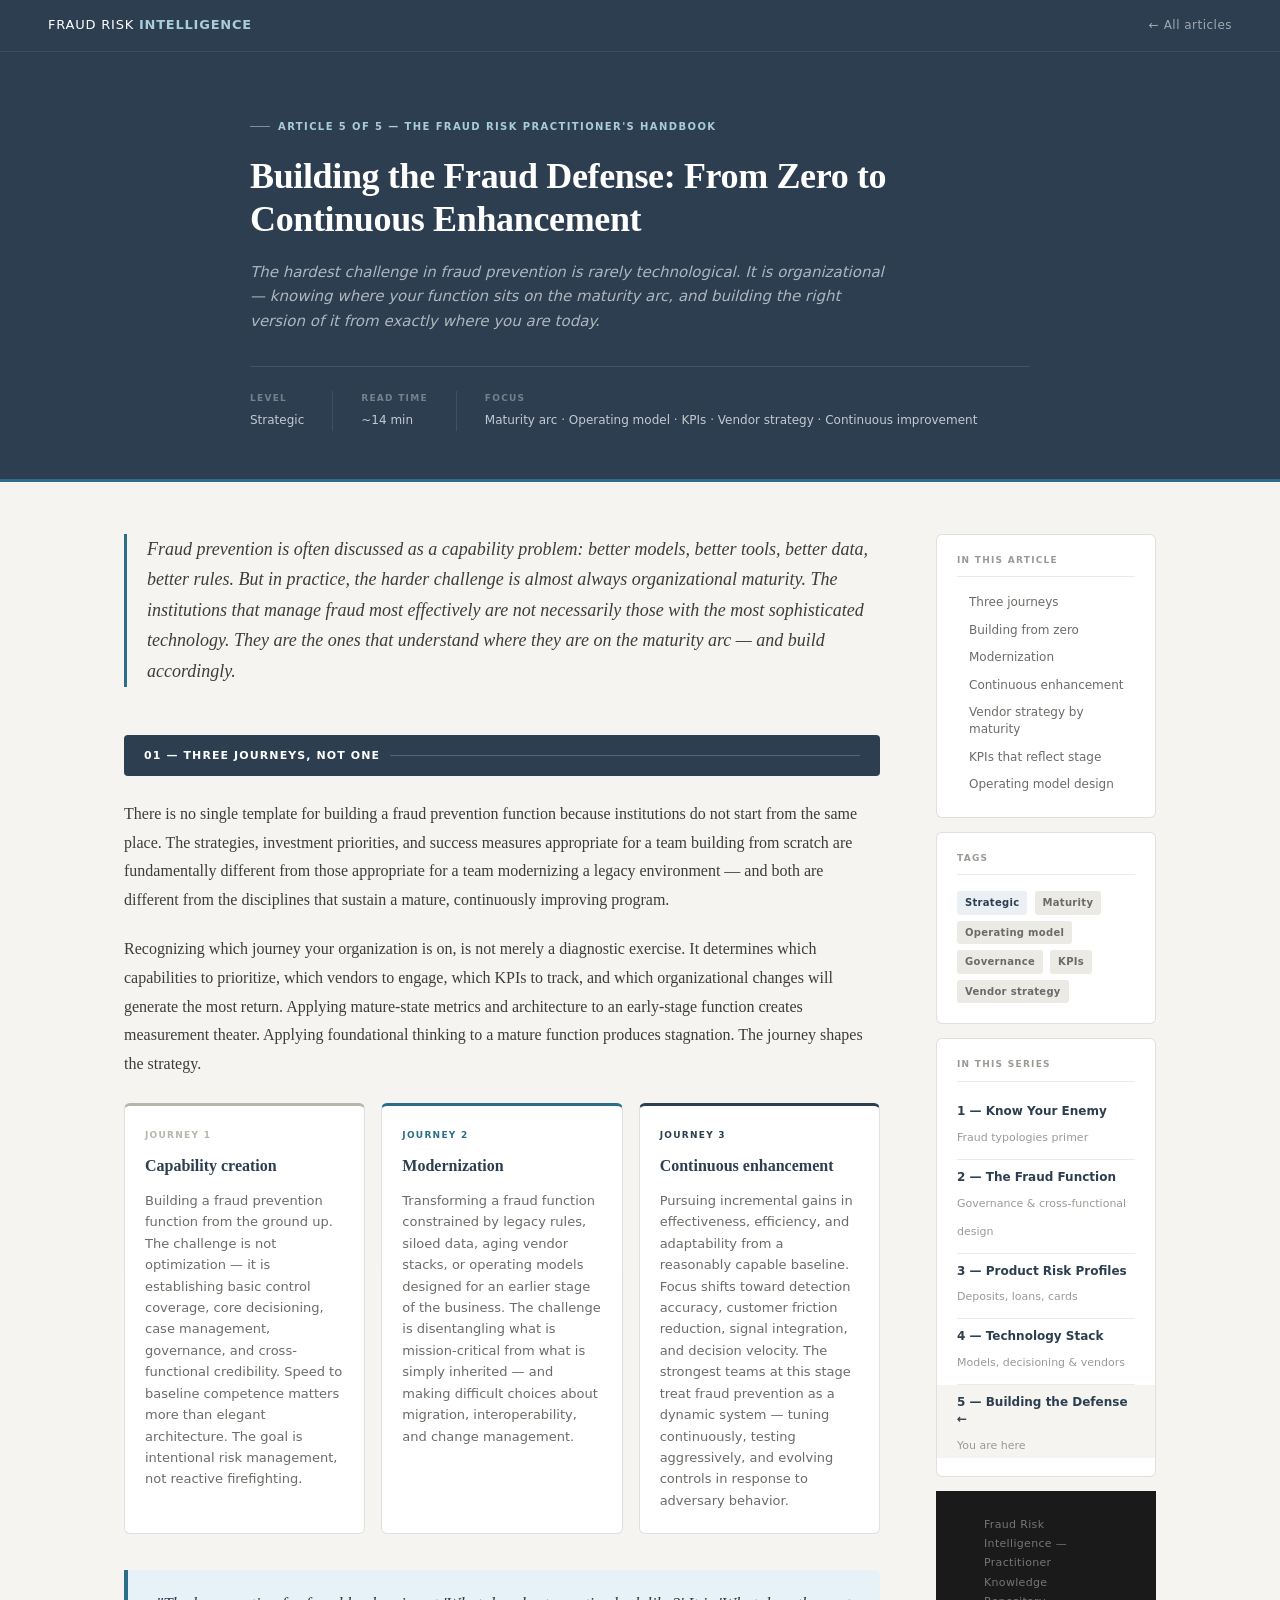
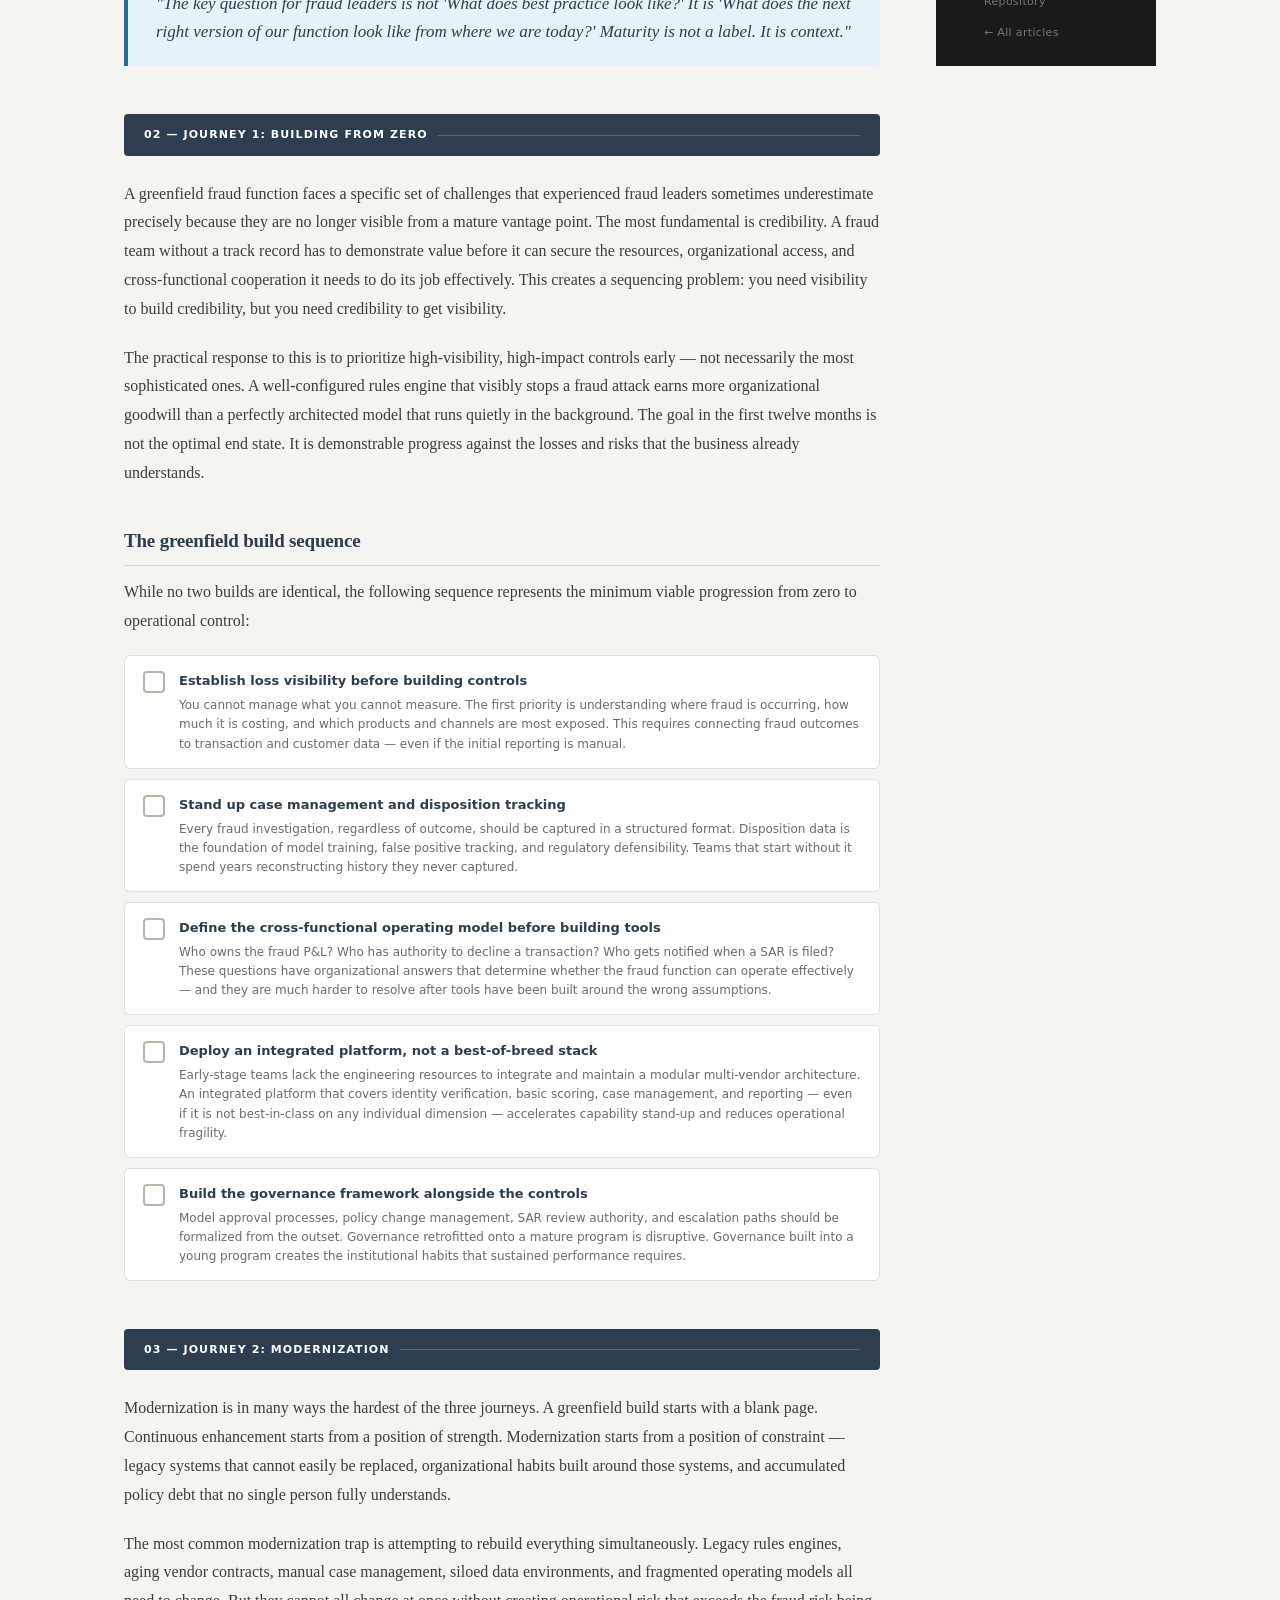
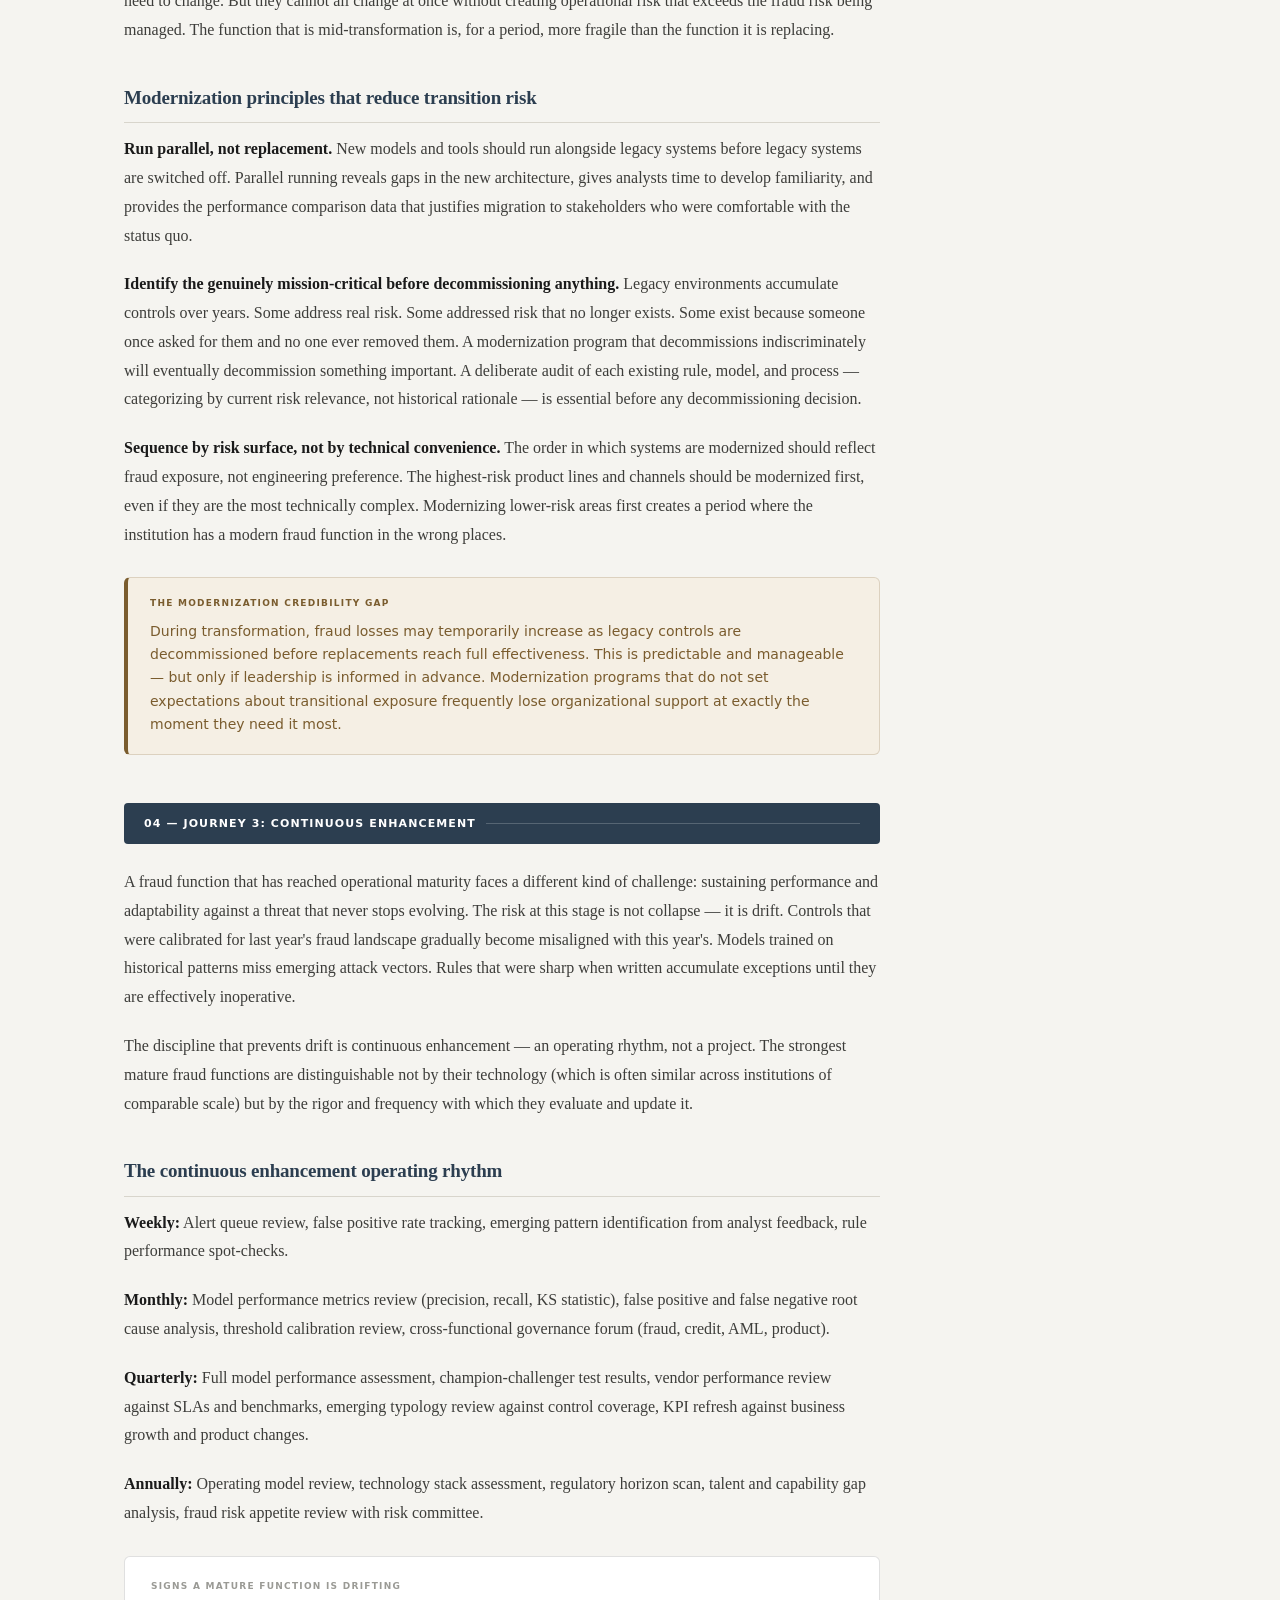
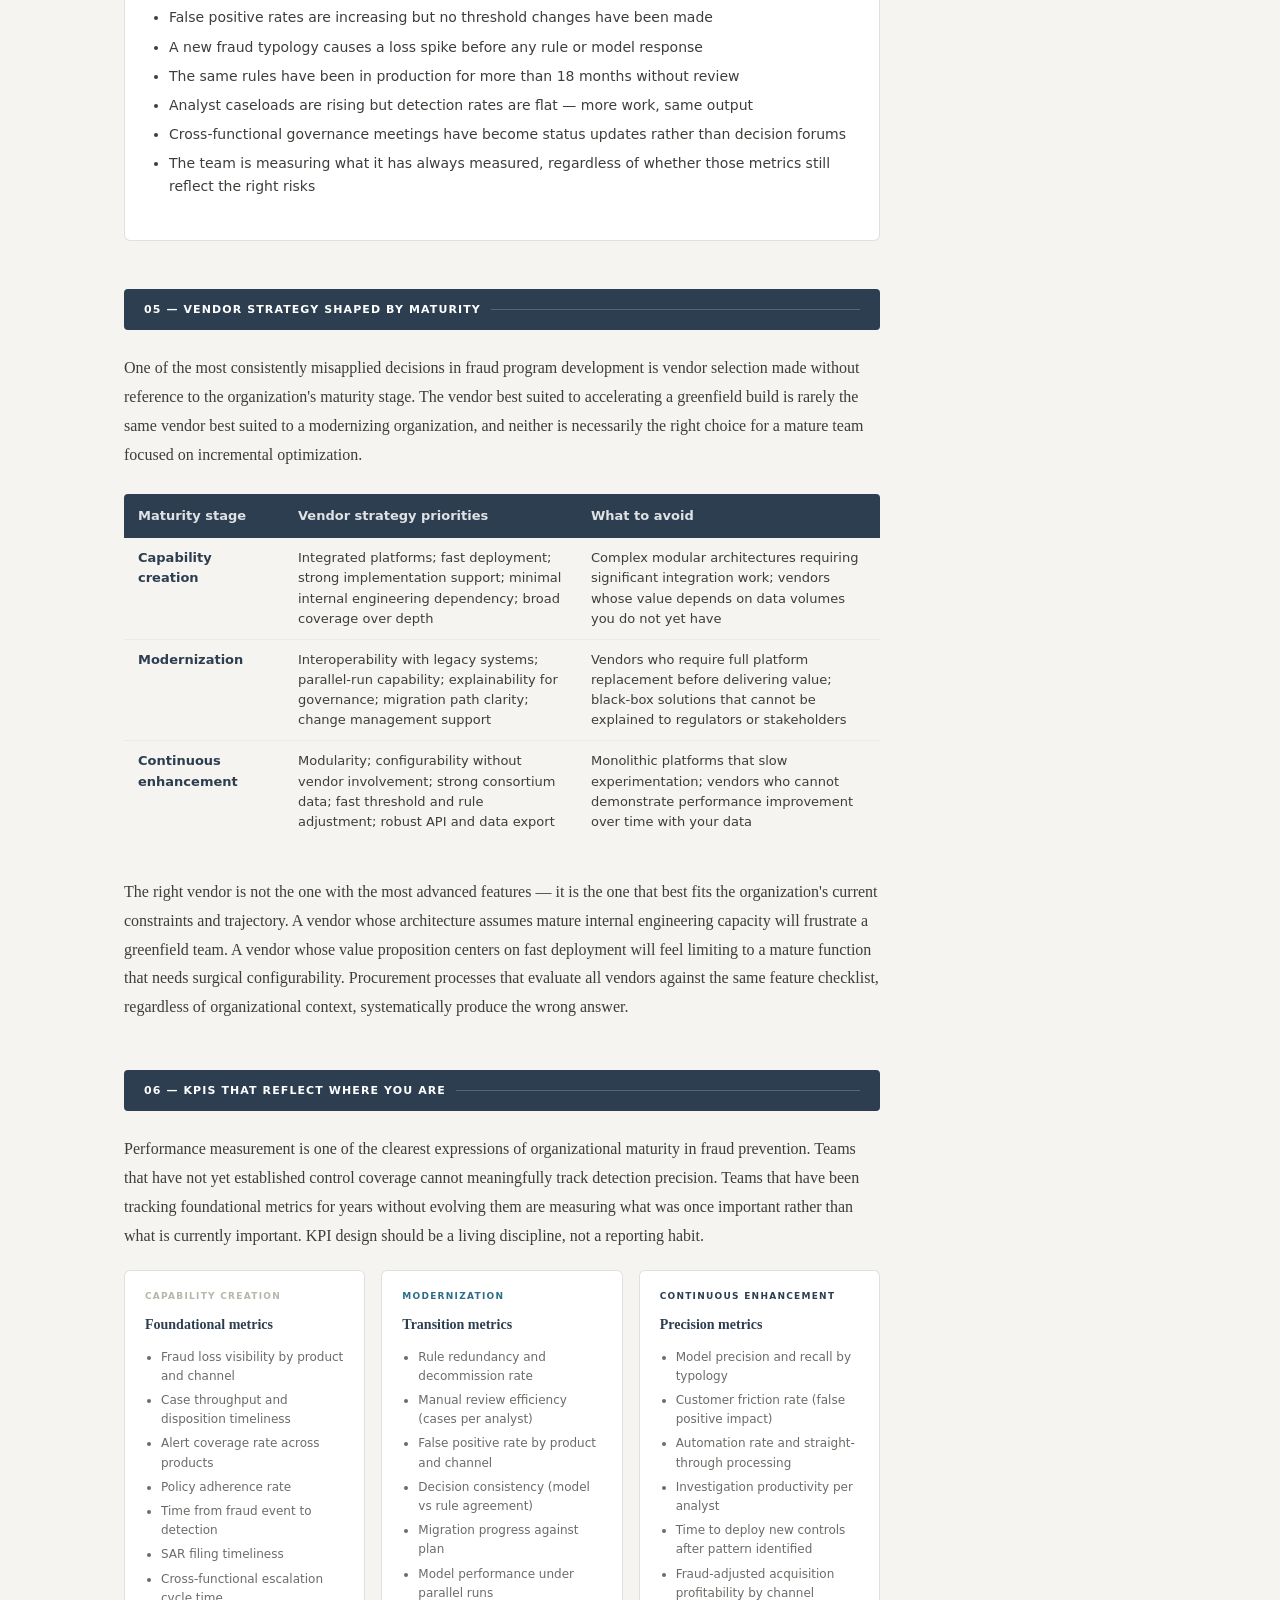
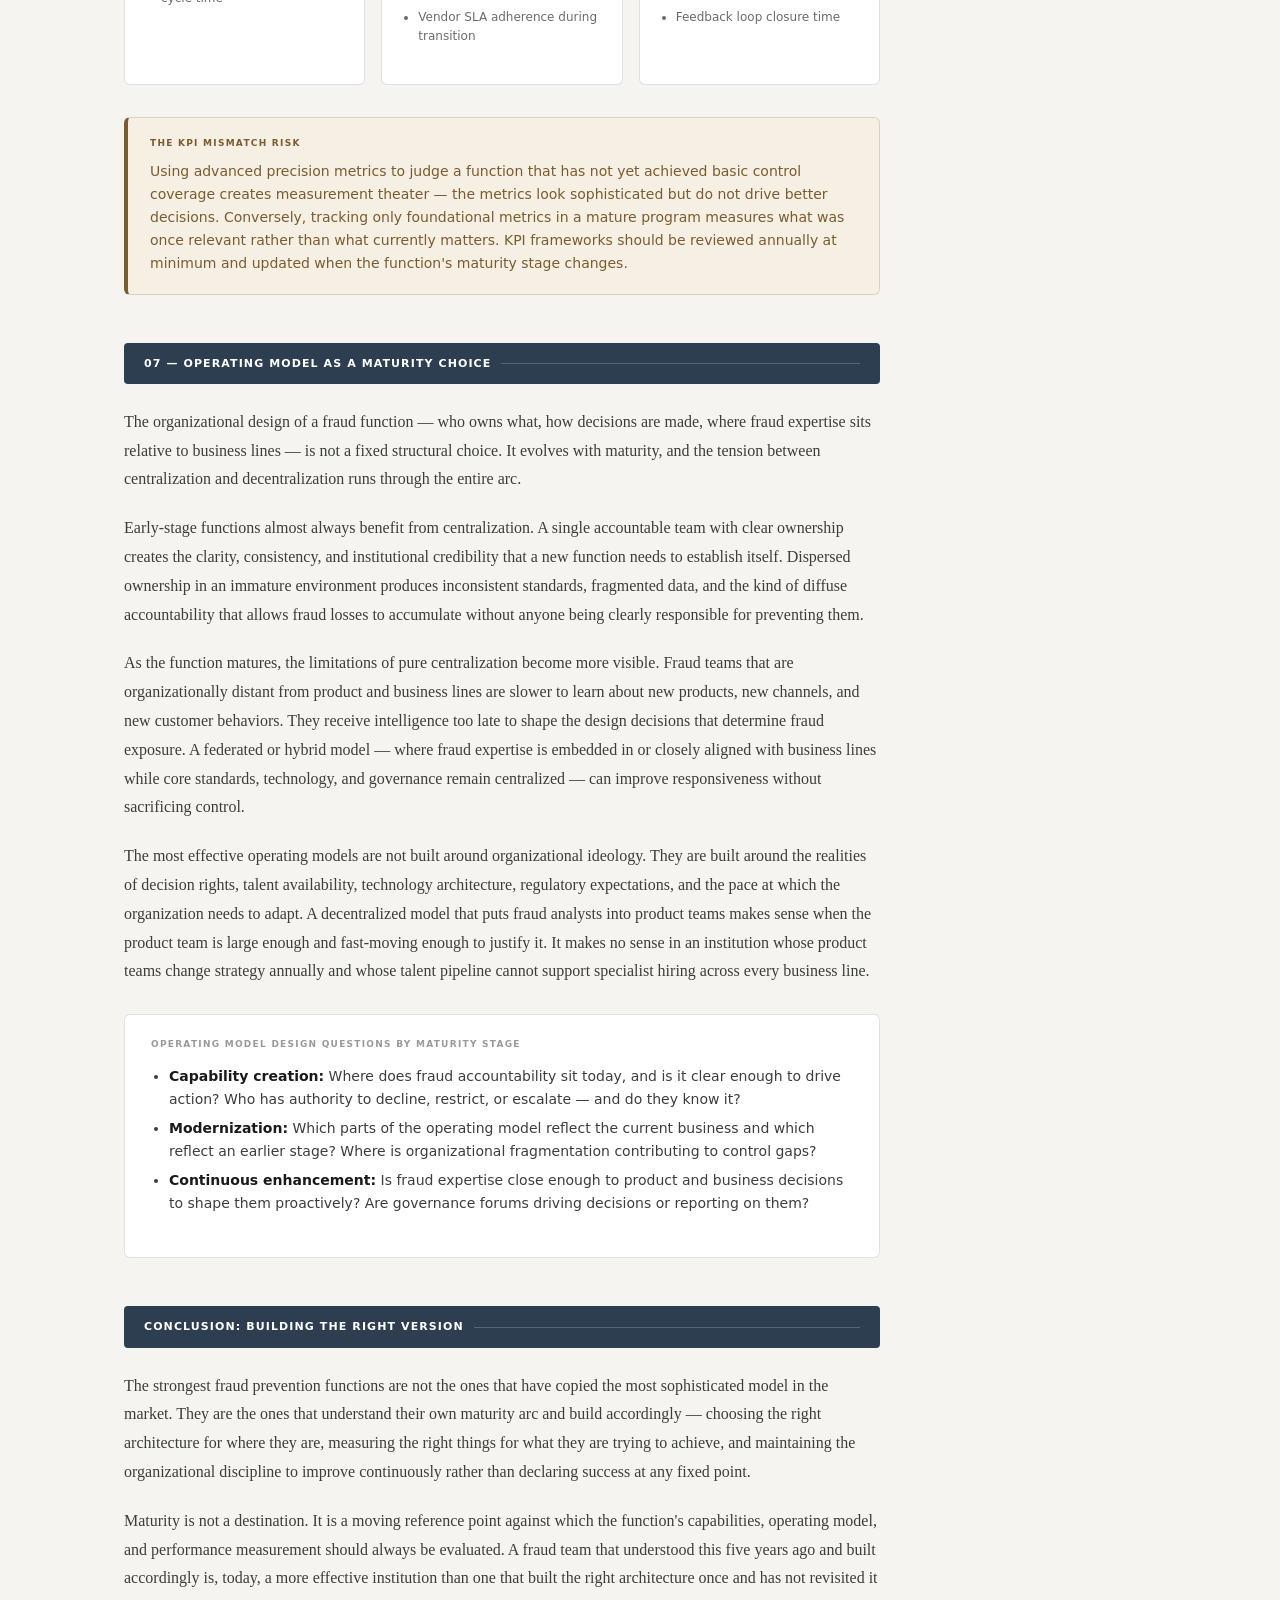
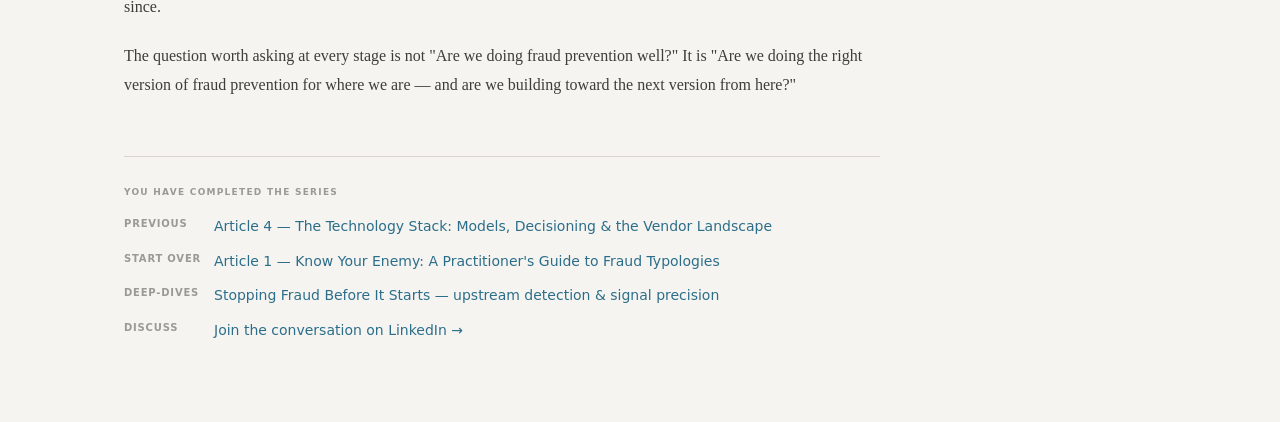
<file: assets/articles/building-defenses.html>
<!DOCTYPE html>
<html lang="en">
<head>
<meta charset="UTF-8">
<meta name="viewport" content="width=device-width, initial-scale=1.0">
<title>Building the Fraud Defense: From Zero to Continuous Enhancement — Fraud Risk Intelligence</title>
<style>
  :root {
    --ink:         #1A1A1A;
    --ink-mid:     #3D3D3A;
    --ink-muted:   #6B6B67;
    --ink-faint:   #9A9A95;
    --stone-50:    #F5F4F0;
    --stone-100:   #ECEAE4;
    --stone-200:   #D8D5CC;
    --stone-300:   #B8B5AB;
    --slate:       #2C3E50;
    --slate-light: #EBF0F5;
    --accent:      #2C6E8A;
    --accent-light:#E6F2F7;
    --accent-rule: #A8CCDA;
    --warm:        #7A5C2E;
    --warm-light:  #F5EFE4;
    --success:     #2D6A4F;
    --success-bg:  #EBF5F0;
    --border:      rgba(0,0,0,0.07);
    --border-mid:  rgba(0,0,0,0.12);
    --radius:      6px;
    --radius-sm:   4px;
  }
  * { box-sizing: border-box; margin: 0; padding: 0; }
  body { font-family: Georgia, "Times New Roman", serif; background: var(--stone-50); color: var(--ink); font-size: 16px; line-height: 1.75; }

  nav { background: var(--slate); padding: 0 48px; display: flex; align-items: center; justify-content: space-between; height: 52px; position: sticky; top: 0; z-index: 100; border-bottom: 1px solid rgba(255,255,255,0.08); }
  .nav-brand { color: #fff; font-size: 13px; font-weight: 400; letter-spacing: 0.06em; text-transform: uppercase; text-decoration: none; font-family: system-ui, sans-serif; }
  .nav-brand em { color: var(--accent-rule); font-style: normal; font-weight: 700; }
  .nav-back { color: rgba(255,255,255,0.55); font-size: 12px; text-decoration: none; font-family: system-ui, sans-serif; letter-spacing: 0.04em; transition: color 0.15s; }
  .nav-back:hover { color: rgba(255,255,255,0.9); }

  .article-header { background: var(--slate); padding: 56px 48px 48px; border-bottom: 3px solid var(--accent); }
  .header-inner { max-width: 780px; margin: 0 auto; }
  .header-series { display: inline-flex; align-items: center; gap: 8px; font-family: system-ui, sans-serif; font-size: 10px; font-weight: 700; letter-spacing: 0.14em; text-transform: uppercase; color: var(--accent-rule); margin-bottom: 20px; }
  .header-series::before { content: ''; display: block; width: 20px; height: 1px; background: var(--accent-rule); opacity: 0.6; }
  .article-header h1 { font-family: Georgia, serif; font-size: clamp(24px, 3.5vw, 36px); font-weight: 700; line-height: 1.2; color: #fff; letter-spacing: -0.01em; margin-bottom: 18px; }
  .article-header .deck { font-family: system-ui, sans-serif; font-size: 15px; line-height: 1.65; color: rgba(255,255,255,0.62); max-width: 640px; margin-bottom: 32px; font-style: italic; }
  .header-meta { display: flex; gap: 0; border-top: 1px solid rgba(255,255,255,0.1); padding-top: 24px; font-family: system-ui, sans-serif; }
  .meta-item { display: flex; flex-direction: column; gap: 3px; padding-right: 28px; margin-right: 28px; border-right: 1px solid rgba(255,255,255,0.1); }
  .meta-item:last-child { border-right: none; padding-right: 0; margin-right: 0; }
  .meta-label { font-size: 9px; font-weight: 700; letter-spacing: 0.14em; text-transform: uppercase; color: rgba(255,255,255,0.35); }
  .meta-value { font-size: 12px; color: rgba(255,255,255,0.72); font-weight: 500; }

  .page-layout { max-width: 1080px; margin: 0 auto; padding: 52px 24px 80px; display: grid; grid-template-columns: 1fr 220px; gap: 56px; align-items: start; }

  .prose { min-width: 0; }
  .prose .lead { font-size: 18px; line-height: 1.7; color: var(--ink-mid); border-left: 3px solid var(--accent); padding-left: 20px; margin-bottom: 36px; font-style: italic; }
  .prose h2 { font-family: Georgia, serif; font-size: 19px; font-weight: 700; color: var(--slate); margin: 36px 0 12px; padding-bottom: 8px; border-bottom: 1px solid var(--stone-200); letter-spacing: -0.01em; }
  .prose p { font-size: 16px; line-height: 1.8; color: var(--ink-mid); margin-bottom: 20px; }
  .prose ul { padding-left: 22px; margin-bottom: 20px; }
  .prose li { font-size: 15px; line-height: 1.75; color: var(--ink-mid); margin-bottom: 7px; }
  .prose strong { font-weight: 700; color: var(--ink); }

  .section-rule { background: var(--slate); color: #fff; padding: 11px 20px; border-radius: var(--radius-sm); margin: 48px 0 24px; font-family: system-ui, sans-serif; font-size: 11px; font-weight: 700; letter-spacing: 0.1em; text-transform: uppercase; display: flex; align-items: center; gap: 10px; }
  .section-rule::after { content: ''; flex: 1; height: 1px; background: rgba(255,255,255,0.2); }

  .pullquote { margin: 36px 0; padding: 20px 28px; border-left: 4px solid var(--accent); background: var(--accent-light); border-radius: 0 var(--radius) var(--radius) 0; font-style: italic; font-size: 17px; line-height: 1.65; color: var(--slate); }

  .callout { background: #fff; border: 1px solid var(--border-mid); border-radius: var(--radius); padding: 22px 26px; margin: 28px 0; }
  .callout-label { font-family: system-ui, sans-serif; font-size: 9px; font-weight: 700; letter-spacing: 0.14em; text-transform: uppercase; color: var(--ink-faint); margin-bottom: 12px; }
  .callout ul { padding-left: 18px; }
  .callout li { font-family: system-ui, sans-serif; font-size: 14px; color: var(--ink-mid); margin-bottom: 6px; line-height: 1.65; }

  /* Three journeys */
  .journey-grid { display: grid; grid-template-columns: repeat(3, 1fr); gap: 16px; margin: 24px 0 36px; }
  .journey-card { background: #fff; border: 1px solid var(--border-mid); border-radius: var(--radius); padding: 22px 20px; display: flex; flex-direction: column; }
  .journey-card.j1 { border-top: 3px solid var(--stone-300); }
  .journey-card.j2 { border-top: 3px solid var(--accent); }
  .journey-card.j3 { border-top: 3px solid var(--slate); }
  .journey-num { font-family: system-ui, sans-serif; font-size: 9px; font-weight: 700; letter-spacing: 0.14em; text-transform: uppercase; margin-bottom: 8px; }
  .journey-card.j1 .journey-num { color: var(--stone-300); }
  .journey-card.j2 .journey-num { color: var(--accent); }
  .journey-card.j3 .journey-num { color: var(--slate); }
  .journey-title { font-family: Georgia, serif; font-size: 16px; font-weight: 700; color: var(--slate); margin-bottom: 10px; }
  .journey-desc { font-family: system-ui, sans-serif; font-size: 13px; color: var(--ink-muted); line-height: 1.65; flex: 1; }

  /* Maturity comparison table */
  .maturity-table { width: 100%; border-collapse: collapse; margin: 24px 0 36px; font-family: system-ui, sans-serif; font-size: 13px; }
  .maturity-table th { background: var(--slate); color: rgba(255,255,255,0.85); font-weight: 600; padding: 11px 14px; text-align: left; }
  .maturity-table th:first-child { border-radius: var(--radius-sm) 0 0 0; width: 160px; }
  .maturity-table th:last-child  { border-radius: 0 var(--radius-sm) 0 0; }
  .maturity-table td { padding: 10px 14px; border-bottom: 1px solid var(--stone-100); color: var(--ink-mid); vertical-align: top; line-height: 1.55; }
  .maturity-table tr:last-child td { border-bottom: none; }
  .maturity-table tr:nth-child(even) td { background: var(--stone-50); }
  .maturity-table td:first-child { font-weight: 700; color: var(--slate); }

  /* KPI cards */
  .kpi-grid { display: grid; grid-template-columns: repeat(3, 1fr); gap: 16px; margin: 20px 0 32px; }
  .kpi-card { background: #fff; border: 1px solid var(--border-mid); border-radius: var(--radius); padding: 18px 20px; }
  .kpi-card-label { font-family: system-ui, sans-serif; font-size: 9px; font-weight: 700; letter-spacing: 0.14em; text-transform: uppercase; margin-bottom: 8px; }
  .kpi-card.k1 .kpi-card-label { color: var(--stone-300); }
  .kpi-card.k2 .kpi-card-label { color: var(--accent); }
  .kpi-card.k3 .kpi-card-label { color: var(--slate); }
  .kpi-card h4 { font-family: Georgia, serif; font-size: 14px; font-weight: 700; color: var(--slate); margin-bottom: 10px; }
  .kpi-card ul { padding-left: 16px; }
  .kpi-card li { font-family: system-ui, sans-serif; font-size: 12px; color: var(--ink-muted); margin-bottom: 5px; line-height: 1.6; }

  /* Warning callout */
  .warning-callout { background: var(--warm-light); border: 1px solid rgba(122,92,46,0.2); border-left: 4px solid var(--warm); border-radius: var(--radius); padding: 18px 22px; margin: 28px 0; }
  .warning-callout .callout-label { color: var(--warm); font-family: system-ui, sans-serif; font-size: 9px; font-weight: 700; letter-spacing: 0.14em; text-transform: uppercase; margin-bottom: 8px; }
  .warning-callout p { font-family: system-ui, sans-serif; font-size: 14px; color: var(--warm); line-height: 1.65; margin: 0; }

  /* Checklist for greenfield */
  .checklist { display: flex; flex-direction: column; gap: 10px; margin: 20px 0 32px; }
  .checklist-item { display: flex; gap: 14px; align-items: flex-start; background: #fff; border: 1px solid var(--border-mid); border-radius: var(--radius); padding: 14px 18px; }
  .checklist-icon { flex-shrink: 0; width: 22px; height: 22px; border: 2px solid var(--stone-300); border-radius: 4px; margin-top: 1px; }
  .checklist-body h5 { font-family: system-ui, sans-serif; font-size: 13px; font-weight: 700; color: var(--slate); margin-bottom: 3px; }
  .checklist-body p { font-family: system-ui, sans-serif; font-size: 12px; color: var(--ink-muted); line-height: 1.6; margin: 0; }

  /* Article footer */
  .article-footer { margin-top: 56px; padding-top: 28px; border-top: 1px solid var(--stone-200); }
  .footer-label { font-family: system-ui, sans-serif; font-size: 9px; font-weight: 700; letter-spacing: 0.14em; text-transform: uppercase; color: var(--ink-faint); margin-bottom: 14px; }
  .footer-links { display: flex; flex-direction: column; gap: 10px; }
  .footer-link { display: flex; align-items: flex-start; gap: 10px; }
  .footer-link-label { font-family: system-ui, sans-serif; font-size: 10px; font-weight: 700; text-transform: uppercase; letter-spacing: 0.08em; color: var(--ink-faint); min-width: 80px; padding-top: 1px; }
  .footer-link-title { font-family: system-ui, sans-serif; font-size: 14px; color: var(--accent); font-weight: 500; text-decoration: none; }
  .footer-link-title:hover { text-decoration: underline; }

  /* Sidebar */
  .sidebar { position: sticky; top: 72px; font-family: system-ui, sans-serif; }
  .sidebar-block { background: #fff; border: 1px solid var(--border-mid); border-radius: var(--radius); padding: 18px 20px; margin-bottom: 14px; }
  .sidebar-block h4 { font-size: 9px; font-weight: 700; letter-spacing: 0.14em; text-transform: uppercase; color: var(--ink-faint); margin-bottom: 12px; padding-bottom: 8px; border-bottom: 1px solid var(--stone-100); }
  .toc-link { display: block; font-size: 12px; color: var(--ink-muted); text-decoration: none; padding: 5px 0 5px 10px; border-left: 2px solid transparent; line-height: 1.45; transition: all 0.15s; }
  .toc-link:hover { color: var(--accent); border-left-color: var(--accent-rule); }
  .toc-link.active { color: var(--accent); border-left-color: var(--accent); font-weight: 600; }
  .tag { display: inline-block; font-size: 10px; padding: 3px 8px; border-radius: 3px; font-weight: 600; margin: 2px 2px 2px 0; letter-spacing: 0.03em; }
  .tag-strat  { background: var(--slate-light); color: var(--slate); }
  .tag-topic  { background: var(--stone-100);   color: var(--ink-muted); }
  .rel-link { display: block; text-decoration: none; padding: 9px 0; border-bottom: 1px solid var(--stone-100); }
  .rel-link:last-child { border-bottom: none; padding-bottom: 0; }
  .rel-link-title { font-size: 12px; font-weight: 600; color: var(--slate); display: block; margin-bottom: 2px; line-height: 1.4; }
  .rel-link-sub { font-size: 11px; color: var(--ink-faint); }
  .rel-link:hover .rel-link-title { color: var(--accent); }
  .current-article { background: var(--stone-50); margin: 0 -20px; padding: 9px 20px; }

  footer { background: var(--ink); color: rgba(255,255,255,0.4); padding: 24px 48px; font-size: 11px; font-family: system-ui, sans-serif; display: flex; justify-content: space-between; align-items: center; flex-wrap: wrap; gap: 12px; letter-spacing: 0.03em; }
  footer a { color: rgba(255,255,255,0.4); text-decoration: none; }
  footer a:hover { color: rgba(255,255,255,0.8); }

  @media (max-width: 740px) {
    nav { padding: 0 16px; } .article-header { padding: 36px 16px 32px; }
    .page-layout { grid-template-columns: 1fr; padding: 32px 16px 60px; }
    .sidebar { position: static; }
    .journey-grid, .kpi-grid { grid-template-columns: 1fr; }
    footer { padding: 20px 16px; }
  }
</style>
</head>
<body>

<nav>
  <a class="nav-brand" href="../index.html">Fraud Risk <em>Intelligence</em></a>
  <a class="nav-back" href="../index.html">← All articles</a>
</nav>

<div class="article-header">
  <div class="header-inner">
    <div class="header-series">Article 5 of 5 — The Fraud Risk Practitioner's Handbook</div>
    <h1>Building the Fraud Defense: From Zero to Continuous Enhancement</h1>
    <p class="deck">The hardest challenge in fraud prevention is rarely technological. It is organizational — knowing where your function sits on the maturity arc, and building the right version of it from exactly where you are today.</p>
    <div class="header-meta">
      <div class="meta-item"><span class="meta-label">Level</span><span class="meta-value">Strategic</span></div>
      <div class="meta-item"><span class="meta-label">Read time</span><span class="meta-value">~14 min</span></div>
      <div class="meta-item"><span class="meta-label">Focus</span><span class="meta-value">Maturity arc · Operating model · KPIs · Vendor strategy · Continuous improvement</span></div>
    </div>
  </div>
</div>

<div class="page-layout">
<article class="prose">

  <p class="lead">Fraud prevention is often discussed as a capability problem: better models, better tools, better data, better rules. But in practice, the harder challenge is almost always organizational maturity. The institutions that manage fraud most effectively are not necessarily those with the most sophisticated technology. They are the ones that understand where they are on the maturity arc — and build accordingly.</p>

  <!-- S1 -->
  <div class="section-rule" id="s1">01 — Three journeys, not one</div>

  <p>There is no single template for building a fraud prevention function because institutions do not start from the same place. The strategies, investment priorities, and success measures appropriate for a team building from scratch are fundamentally different from those appropriate for a team modernizing a legacy environment — and both are different from the disciplines that sustain a mature, continuously improving program.</p>

  <p>Recognizing which journey your organization is on, is not merely a diagnostic exercise. It determines which capabilities to prioritize, which vendors to engage, which KPIs to track, and which organizational changes will generate the most return. Applying mature-state metrics and architecture to an early-stage function creates measurement theater. Applying foundational thinking to a mature function produces stagnation. The journey shapes the strategy.</p>

  <div class="journey-grid">
    <div class="journey-card j1">
      <div class="journey-num">Journey 1</div>
      <div class="journey-title">Capability creation</div>
      <div class="journey-desc">Building a fraud prevention function from the ground up. The challenge is not optimization — it is establishing basic control coverage, core decisioning, case management, governance, and cross-functional credibility. Speed to baseline competence matters more than elegant architecture. The goal is intentional risk management, not reactive firefighting.</div>
    </div>
    <div class="journey-card j2">
      <div class="journey-num">Journey 2</div>
      <div class="journey-title">Modernization</div>
      <div class="journey-desc">Transforming a fraud function constrained by legacy rules, siloed data, aging vendor stacks, or operating models designed for an earlier stage of the business. The challenge is disentangling what is mission-critical from what is simply inherited — and making difficult choices about migration, interoperability, and change management.</div>
    </div>
    <div class="journey-card j3">
      <div class="journey-num">Journey 3</div>
      <div class="journey-title">Continuous enhancement</div>
      <div class="journey-desc">Pursuing incremental gains in effectiveness, efficiency, and adaptability from a reasonably capable baseline. Focus shifts toward detection accuracy, customer friction reduction, signal integration, and decision velocity. The strongest teams at this stage treat fraud prevention as a dynamic system — tuning continuously, testing aggressively, and evolving controls in response to adversary behavior.</div>
    </div>
  </div>

  <div class="pullquote">"The key question for fraud leaders is not 'What does best practice look like?' It is 'What does the next right version of our function look like from where we are today?' Maturity is not a label. It is context."</div>

  <!-- S2 -->
  <div class="section-rule" id="s2">02 — Journey 1: building from zero</div>

  <p>A greenfield fraud function faces a specific set of challenges that experienced fraud leaders sometimes underestimate precisely because they are no longer visible from a mature vantage point. The most fundamental is credibility. A fraud team without a track record has to demonstrate value before it can secure the resources, organizational access, and cross-functional cooperation it needs to do its job effectively. This creates a sequencing problem: you need visibility to build credibility, but you need credibility to get visibility.</p>

  <p>The practical response to this is to prioritize high-visibility, high-impact controls early — not necessarily the most sophisticated ones. A well-configured rules engine that visibly stops a fraud attack earns more organizational goodwill than a perfectly architected model that runs quietly in the background. The goal in the first twelve months is not the optimal end state. It is demonstrable progress against the losses and risks that the business already understands.</p>

  <h2>The greenfield build sequence</h2>
  <p>While no two builds are identical, the following sequence represents the minimum viable progression from zero to operational control:</p>

  <div class="checklist">
    <div class="checklist-item">
      <div class="checklist-icon"></div>
      <div class="checklist-body">
        <h5>Establish loss visibility before building controls</h5>
        <p>You cannot manage what you cannot measure. The first priority is understanding where fraud is occurring, how much it is costing, and which products and channels are most exposed. This requires connecting fraud outcomes to transaction and customer data — even if the initial reporting is manual.</p>
      </div>
    </div>
    <div class="checklist-item">
      <div class="checklist-icon"></div>
      <div class="checklist-body">
        <h5>Stand up case management and disposition tracking</h5>
        <p>Every fraud investigation, regardless of outcome, should be captured in a structured format. Disposition data is the foundation of model training, false positive tracking, and regulatory defensibility. Teams that start without it spend years reconstructing history they never captured.</p>
      </div>
    </div>
    <div class="checklist-item">
      <div class="checklist-icon"></div>
      <div class="checklist-body">
        <h5>Define the cross-functional operating model before building tools</h5>
        <p>Who owns the fraud P&amp;L? Who has authority to decline a transaction? Who gets notified when a SAR is filed? These questions have organizational answers that determine whether the fraud function can operate effectively — and they are much harder to resolve after tools have been built around the wrong assumptions.</p>
      </div>
    </div>
    <div class="checklist-item">
      <div class="checklist-icon"></div>
      <div class="checklist-body">
        <h5>Deploy an integrated platform, not a best-of-breed stack</h5>
        <p>Early-stage teams lack the engineering resources to integrate and maintain a modular multi-vendor architecture. An integrated platform that covers identity verification, basic scoring, case management, and reporting — even if it is not best-in-class on any individual dimension — accelerates capability stand-up and reduces operational fragility.</p>
      </div>
    </div>
    <div class="checklist-item">
      <div class="checklist-icon"></div>
      <div class="checklist-body">
        <h5>Build the governance framework alongside the controls</h5>
        <p>Model approval processes, policy change management, SAR review authority, and escalation paths should be formalized from the outset. Governance retrofitted onto a mature program is disruptive. Governance built into a young program creates the institutional habits that sustained performance requires.</p>
      </div>
    </div>
  </div>

  <!-- S3 -->
  <div class="section-rule" id="s3">03 — Journey 2: modernization</div>

  <p>Modernization is in many ways the hardest of the three journeys. A greenfield build starts with a blank page. Continuous enhancement starts from a position of strength. Modernization starts from a position of constraint — legacy systems that cannot easily be replaced, organizational habits built around those systems, and accumulated policy debt that no single person fully understands.</p>

  <p>The most common modernization trap is attempting to rebuild everything simultaneously. Legacy rules engines, aging vendor contracts, manual case management, siloed data environments, and fragmented operating models all need to change. But they cannot all change at once without creating operational risk that exceeds the fraud risk being managed. The function that is mid-transformation is, for a period, more fragile than the function it is replacing.</p>

  <h2>Modernization principles that reduce transition risk</h2>

  <p><strong>Run parallel, not replacement.</strong> New models and tools should run alongside legacy systems before legacy systems are switched off. Parallel running reveals gaps in the new architecture, gives analysts time to develop familiarity, and provides the performance comparison data that justifies migration to stakeholders who were comfortable with the status quo.</p>

  <p><strong>Identify the genuinely mission-critical before decommissioning anything.</strong> Legacy environments accumulate controls over years. Some address real risk. Some addressed risk that no longer exists. Some exist because someone once asked for them and no one ever removed them. A modernization program that decommissions indiscriminately will eventually decommission something important. A deliberate audit of each existing rule, model, and process — categorizing by current risk relevance, not historical rationale — is essential before any decommissioning decision.</p>

  <p><strong>Sequence by risk surface, not by technical convenience.</strong> The order in which systems are modernized should reflect fraud exposure, not engineering preference. The highest-risk product lines and channels should be modernized first, even if they are the most technically complex. Modernizing lower-risk areas first creates a period where the institution has a modern fraud function in the wrong places.</p>

  <div class="warning-callout">
    <div class="callout-label">The modernization credibility gap</div>
    <p>During transformation, fraud losses may temporarily increase as legacy controls are decommissioned before replacements reach full effectiveness. This is predictable and manageable — but only if leadership is informed in advance. Modernization programs that do not set expectations about transitional exposure frequently lose organizational support at exactly the moment they need it most.</p>
  </div>

  <!-- S4 -->
  <div class="section-rule" id="s4">04 — Journey 3: continuous enhancement</div>

  <p>A fraud function that has reached operational maturity faces a different kind of challenge: sustaining performance and adaptability against a threat that never stops evolving. The risk at this stage is not collapse — it is drift. Controls that were calibrated for last year's fraud landscape gradually become misaligned with this year's. Models trained on historical patterns miss emerging attack vectors. Rules that were sharp when written accumulate exceptions until they are effectively inoperative.</p>

  <p>The discipline that prevents drift is continuous enhancement — an operating rhythm, not a project. The strongest mature fraud functions are distinguishable not by their technology (which is often similar across institutions of comparable scale) but by the rigor and frequency with which they evaluate and update it.</p>

  <h2>The continuous enhancement operating rhythm</h2>

  <p><strong>Weekly:</strong> Alert queue review, false positive rate tracking, emerging pattern identification from analyst feedback, rule performance spot-checks.</p>

  <p><strong>Monthly:</strong> Model performance metrics review (precision, recall, KS statistic), false positive and false negative root cause analysis, threshold calibration review, cross-functional governance forum (fraud, credit, AML, product).</p>

  <p><strong>Quarterly:</strong> Full model performance assessment, champion-challenger test results, vendor performance review against SLAs and benchmarks, emerging typology review against control coverage, KPI refresh against business growth and product changes.</p>

  <p><strong>Annually:</strong> Operating model review, technology stack assessment, regulatory horizon scan, talent and capability gap analysis, fraud risk appetite review with risk committee.</p>

  <div class="callout">
    <div class="callout-label">Signs a mature function is drifting</div>
    <ul>
      <li>False positive rates are increasing but no threshold changes have been made</li>
      <li>A new fraud typology causes a loss spike before any rule or model response</li>
      <li>The same rules have been in production for more than 18 months without review</li>
      <li>Analyst caseloads are rising but detection rates are flat — more work, same output</li>
      <li>Cross-functional governance meetings have become status updates rather than decision forums</li>
      <li>The team is measuring what it has always measured, regardless of whether those metrics still reflect the right risks</li>
    </ul>
  </div>

  <!-- S5 -->
  <div class="section-rule" id="s5">05 — Vendor strategy shaped by maturity</div>

  <p>One of the most consistently misapplied decisions in fraud program development is vendor selection made without reference to the organization's maturity stage. The vendor best suited to accelerating a greenfield build is rarely the same vendor best suited to a modernizing organization, and neither is necessarily the right choice for a mature team focused on incremental optimization.</p>

  <table class="maturity-table">
    <thead>
      <tr>
        <th>Maturity stage</th>
        <th>Vendor strategy priorities</th>
        <th>What to avoid</th>
      </tr>
    </thead>
    <tbody>
      <tr>
        <td>Capability creation</td>
        <td>Integrated platforms; fast deployment; strong implementation support; minimal internal engineering dependency; broad coverage over depth</td>
        <td>Complex modular architectures requiring significant integration work; vendors whose value depends on data volumes you do not yet have</td>
      </tr>
      <tr>
        <td>Modernization</td>
        <td>Interoperability with legacy systems; parallel-run capability; explainability for governance; migration path clarity; change management support</td>
        <td>Vendors who require full platform replacement before delivering value; black-box solutions that cannot be explained to regulators or stakeholders</td>
      </tr>
      <tr>
        <td>Continuous enhancement</td>
        <td>Modularity; configurability without vendor involvement; strong consortium data; fast threshold and rule adjustment; robust API and data export</td>
        <td>Monolithic platforms that slow experimentation; vendors who cannot demonstrate performance improvement over time with your data</td>
      </tr>
    </tbody>
  </table>

  <p>The right vendor is not the one with the most advanced features — it is the one that best fits the organization's current constraints and trajectory. A vendor whose architecture assumes mature internal engineering capacity will frustrate a greenfield team. A vendor whose value proposition centers on fast deployment will feel limiting to a mature function that needs surgical configurability. Procurement processes that evaluate all vendors against the same feature checklist, regardless of organizational context, systematically produce the wrong answer.</p>

  <!-- S6 -->
  <div class="section-rule" id="s6">06 — KPIs that reflect where you are</div>

  <p>Performance measurement is one of the clearest expressions of organizational maturity in fraud prevention. Teams that have not yet established control coverage cannot meaningfully track detection precision. Teams that have been tracking foundational metrics for years without evolving them are measuring what was once important rather than what is currently important. KPI design should be a living discipline, not a reporting habit.</p>

  <div class="kpi-grid">
    <div class="kpi-card k1">
      <div class="kpi-card-label">Capability creation</div>
      <h4>Foundational metrics</h4>
      <ul>
        <li>Fraud loss visibility by product and channel</li>
        <li>Case throughput and disposition timeliness</li>
        <li>Alert coverage rate across products</li>
        <li>Policy adherence rate</li>
        <li>Time from fraud event to detection</li>
        <li>SAR filing timeliness</li>
        <li>Cross-functional escalation cycle time</li>
      </ul>
    </div>
    <div class="kpi-card k2">
      <div class="kpi-card-label">Modernization</div>
      <h4>Transition metrics</h4>
      <ul>
        <li>Rule redundancy and decommission rate</li>
        <li>Manual review efficiency (cases per analyst)</li>
        <li>False positive rate by product and channel</li>
        <li>Decision consistency (model vs rule agreement)</li>
        <li>Migration progress against plan</li>
        <li>Model performance under parallel runs</li>
        <li>Vendor SLA adherence during transition</li>
      </ul>
    </div>
    <div class="kpi-card k3">
      <div class="kpi-card-label">Continuous enhancement</div>
      <h4>Precision metrics</h4>
      <ul>
        <li>Model precision and recall by typology</li>
        <li>Customer friction rate (false positive impact)</li>
        <li>Automation rate and straight-through processing</li>
        <li>Investigation productivity per analyst</li>
        <li>Time to deploy new controls after pattern identified</li>
        <li>Fraud-adjusted acquisition profitability by channel</li>
        <li>Feedback loop closure time</li>
      </ul>
    </div>
  </div>

  <div class="warning-callout">
    <div class="callout-label">The KPI mismatch risk</div>
    <p>Using advanced precision metrics to judge a function that has not yet achieved basic control coverage creates measurement theater — the metrics look sophisticated but do not drive better decisions. Conversely, tracking only foundational metrics in a mature program measures what was once relevant rather than what currently matters. KPI frameworks should be reviewed annually at minimum and updated when the function's maturity stage changes.</p>
  </div>

  <!-- S7 -->
  <div class="section-rule" id="s7">07 — Operating model as a maturity choice</div>

  <p>The organizational design of a fraud function — who owns what, how decisions are made, where fraud expertise sits relative to business lines — is not a fixed structural choice. It evolves with maturity, and the tension between centralization and decentralization runs through the entire arc.</p>

  <p>Early-stage functions almost always benefit from centralization. A single accountable team with clear ownership creates the clarity, consistency, and institutional credibility that a new function needs to establish itself. Dispersed ownership in an immature environment produces inconsistent standards, fragmented data, and the kind of diffuse accountability that allows fraud losses to accumulate without anyone being clearly responsible for preventing them.</p>

  <p>As the function matures, the limitations of pure centralization become more visible. Fraud teams that are organizationally distant from product and business lines are slower to learn about new products, new channels, and new customer behaviors. They receive intelligence too late to shape the design decisions that determine fraud exposure. A federated or hybrid model — where fraud expertise is embedded in or closely aligned with business lines while core standards, technology, and governance remain centralized — can improve responsiveness without sacrificing control.</p>

  <p>The most effective operating models are not built around organizational ideology. They are built around the realities of decision rights, talent availability, technology architecture, regulatory expectations, and the pace at which the organization needs to adapt. A decentralized model that puts fraud analysts into product teams makes sense when the product team is large enough and fast-moving enough to justify it. It makes no sense in an institution whose product teams change strategy annually and whose talent pipeline cannot support specialist hiring across every business line.</p>

  <div class="callout">
    <div class="callout-label">Operating model design questions by maturity stage</div>
    <ul>
      <li><strong>Capability creation:</strong> Where does fraud accountability sit today, and is it clear enough to drive action? Who has authority to decline, restrict, or escalate — and do they know it?</li>
      <li><strong>Modernization:</strong> Which parts of the operating model reflect the current business and which reflect an earlier stage? Where is organizational fragmentation contributing to control gaps?</li>
      <li><strong>Continuous enhancement:</strong> Is fraud expertise close enough to product and business decisions to shape them proactively? Are governance forums driving decisions or reporting on them?</li>
    </ul>
  </div>

  <!-- CONCLUSION -->
  <div class="section-rule" id="s8">Conclusion: building the right version</div>

  <p>The strongest fraud prevention functions are not the ones that have copied the most sophisticated model in the market. They are the ones that understand their own maturity arc and build accordingly — choosing the right architecture for where they are, measuring the right things for what they are trying to achieve, and maintaining the organizational discipline to improve continuously rather than declaring success at any fixed point.</p>

  <p>Maturity is not a destination. It is a moving reference point against which the function's capabilities, operating model, and performance measurement should always be evaluated. A fraud team that understood this five years ago and built accordingly is, today, a more effective institution than one that built the right architecture once and has not revisited it since.</p>

  <p>The question worth asking at every stage is not "Are we doing fraud prevention well?" It is "Are we doing the right version of fraud prevention for where we are — and are we building toward the next version from here?"</p>

  <div class="article-footer">
    <div class="footer-label">You have completed the series</div>
    <div class="footer-links">
      <div class="footer-link">
        <span class="footer-link-label">Previous</span>
        <a class="footer-link-title" href="./fraud-tech-stack.html">Article 4 — The Technology Stack: Models, Decisioning &amp; the Vendor Landscape</a>
      </div>
      <div class="footer-link">
        <span class="footer-link-label">Start over</span>
        <a class="footer-link-title" href="./fraud-typology.html">Article 1 — Know Your Enemy: A Practitioner's Guide to Fraud Typologies</a>
      </div>
      <div class="footer-link">
        <span class="footer-link-label">Deep-dives</span>
        <a class="footer-link-title" href="./stopping-fraud.html">Stopping Fraud Before It Starts — upstream detection &amp; signal precision</a>
      </div>
      <div class="footer-link">
        <span class="footer-link-label">Discuss</span>
        <a class="footer-link-title" href="https://linkedin.com/in/sai-krishna-v-lolla-bba01b13/">Join the conversation on LinkedIn →</a>
      </div>
    </div>
  </div>

</article>

<aside class="sidebar">
  <div class="sidebar-block">
    <h4>In this article</h4>
    <a class="toc-link" href="#s1">Three journeys</a>
    <a class="toc-link" href="#s2">Building from zero</a>
    <a class="toc-link" href="#s3">Modernization</a>
    <a class="toc-link" href="#s4">Continuous enhancement</a>
    <a class="toc-link" href="#s5">Vendor strategy by maturity</a>
    <a class="toc-link" href="#s6">KPIs that reflect stage</a>
    <a class="toc-link" href="#s7">Operating model design</a>
  </div>
  <div class="sidebar-block">
    <h4>Tags</h4>
    <span class="tag tag-strat">Strategic</span>
    <span class="tag tag-topic">Maturity</span>
    <span class="tag tag-topic">Operating model</span>
    <span class="tag tag-topic">Governance</span>
    <span class="tag tag-topic">KPIs</span>
    <span class="tag tag-topic">Vendor strategy</span>
  </div>
  <div class="sidebar-block">
    <h4>In this series</h4>
    <a class="rel-link" href="./fraud-typology.html">
      <span class="rel-link-title">1 — Know Your Enemy</span>
      <span class="rel-link-sub">Fraud typologies primer</span>
    </a>
    <a class="rel-link" href="./cross-functional.html">
      <span class="rel-link-title">2 — The Fraud Function</span>
      <span class="rel-link-sub">Governance &amp; cross-functional design</span>
    </a>
    <a class="rel-link" href="./product-risk.html">
      <span class="rel-link-title">3 — Product Risk Profiles</span>
      <span class="rel-link-sub">Deposits, loans, cards</span>
    </a>
    <a class="rel-link" href="./fraud-tech-stack.html">
      <span class="rel-link-title">4 — Technology Stack</span>
      <span class="rel-link-sub">Models, decisioning &amp; vendors</span>
    </a>
    <div class="rel-link current-article">
      <span class="rel-link-title">5 — Building the Defense ←</span>
      <span class="rel-link-sub">You are here</span>
    </div>
  </div>
  <!-- To be removed after publication of other articles
  <div class="sidebar-block">
    <h4>Standalone deep-dives</h4>
    <a class="rel-link" href="./stopping-fraud.html">
      <span class="rel-link-title">Stopping Fraud Before It Starts</span>
      <span class="rel-link-sub">Upstream detection</span>
    </a>
    <a class="rel-link" href="./deepfake-frontier.html">
      <span class="rel-link-title">The Deepfake Frontier</span>
      <span class="rel-link-sub">AI &amp; emerging threats</span>
    </a>
  </div>
</aside>
</div>
-->

<footer>
  <span>Fraud Risk Intelligence — Practitioner Knowledge Repository</span>
  <a href="../index.html">← All articles</a>
</footer>

<script>
const tocLinks = document.querySelectorAll('.toc-link');
const sections = document.querySelectorAll('.section-rule[id]');
const observer = new IntersectionObserver(entries => {
  entries.forEach(e => {
    if (e.isIntersecting) {
      tocLinks.forEach(l => l.classList.remove('active'));
      const a = document.querySelector(`.toc-link[href="#${e.target.id}"]`);
      if (a) a.classList.add('active');
    }
  });
}, { rootMargin: '-15% 0px -75% 0px' });
sections.forEach(s => observer.observe(s));
</script>
</body>
</html>
</file>
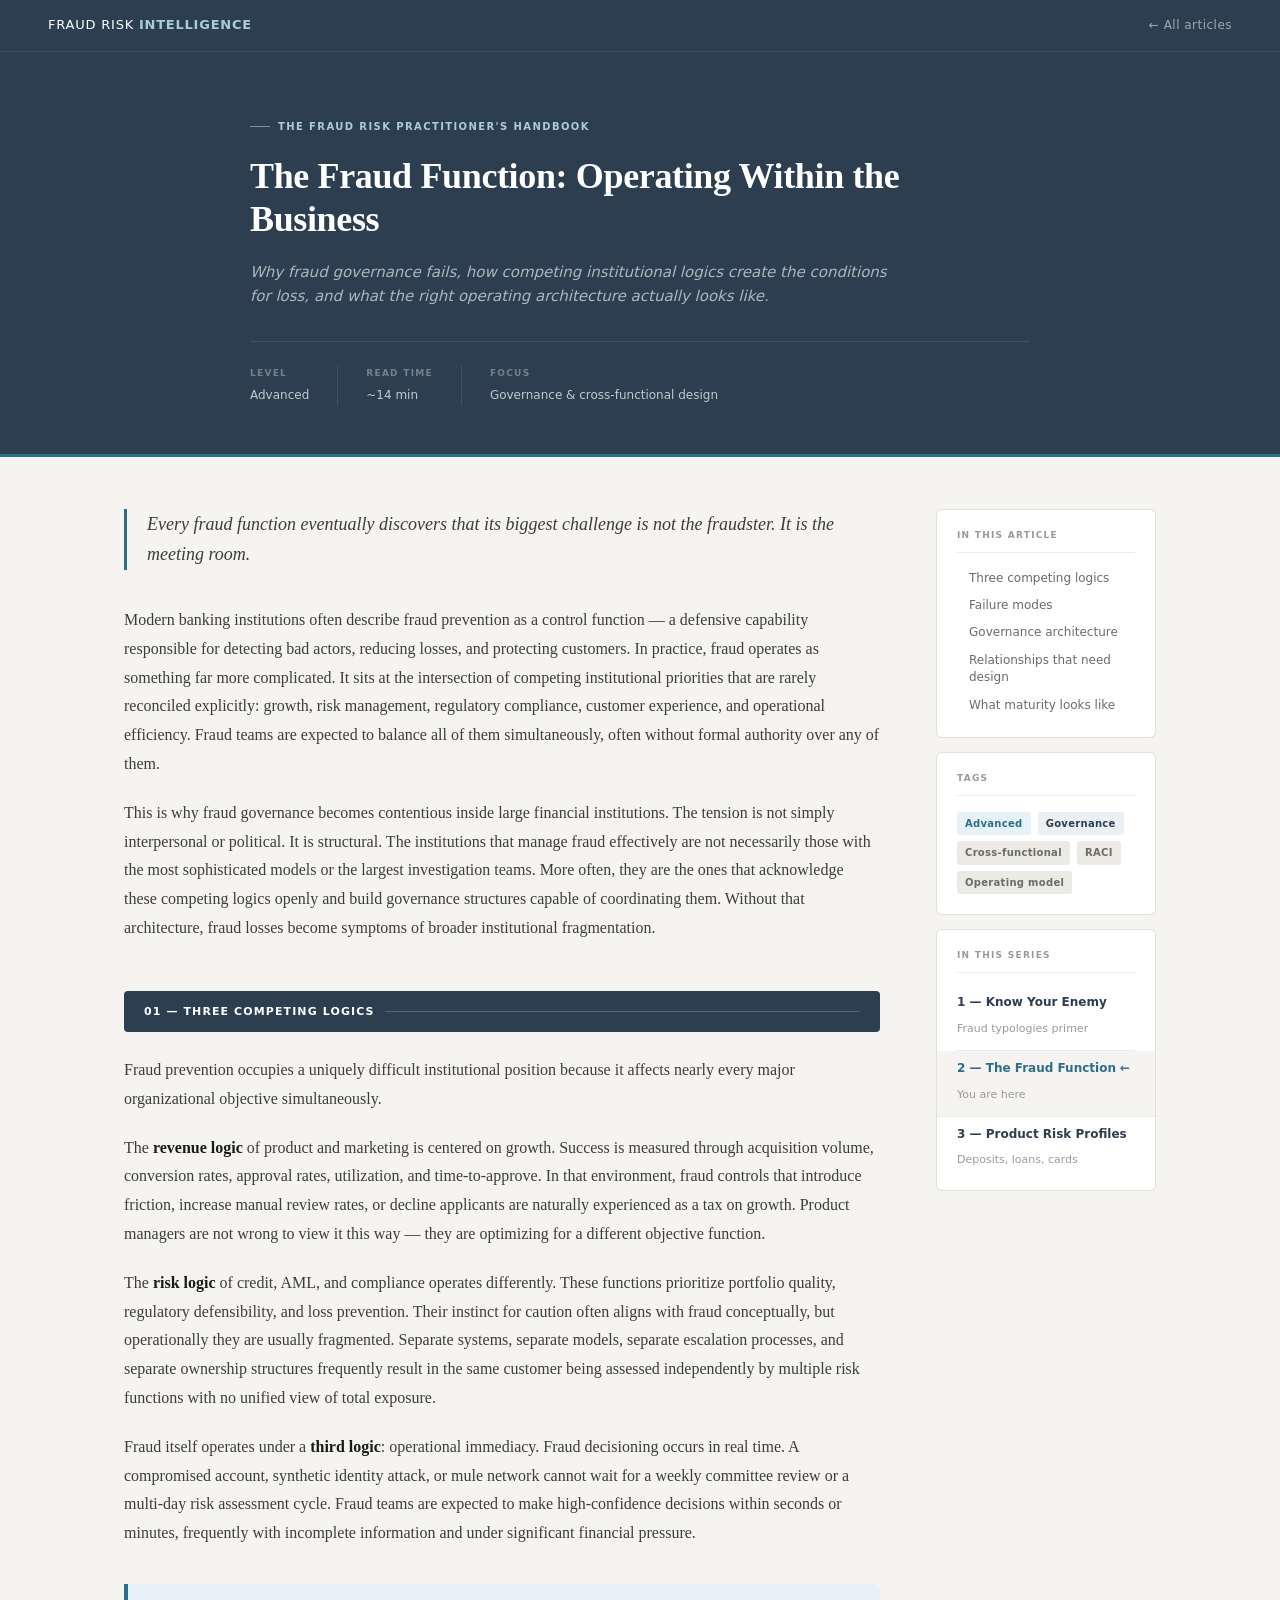
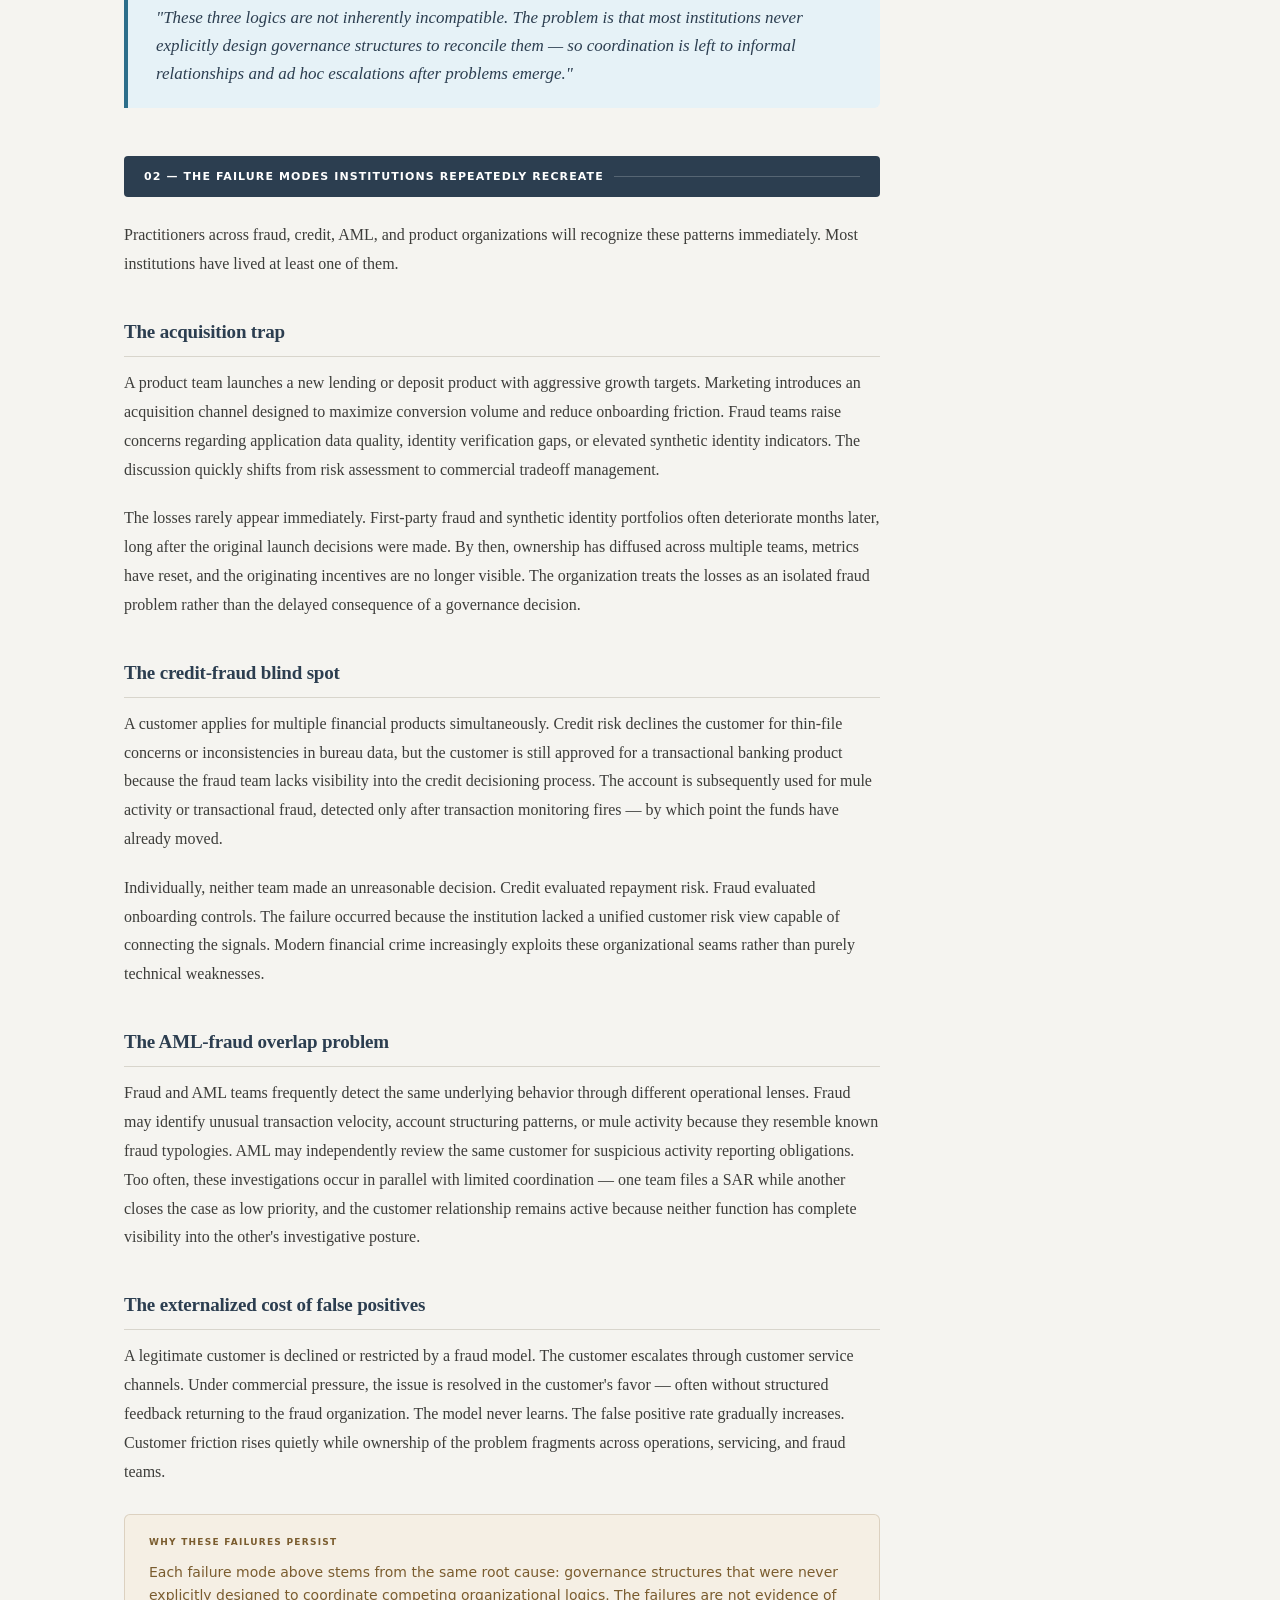
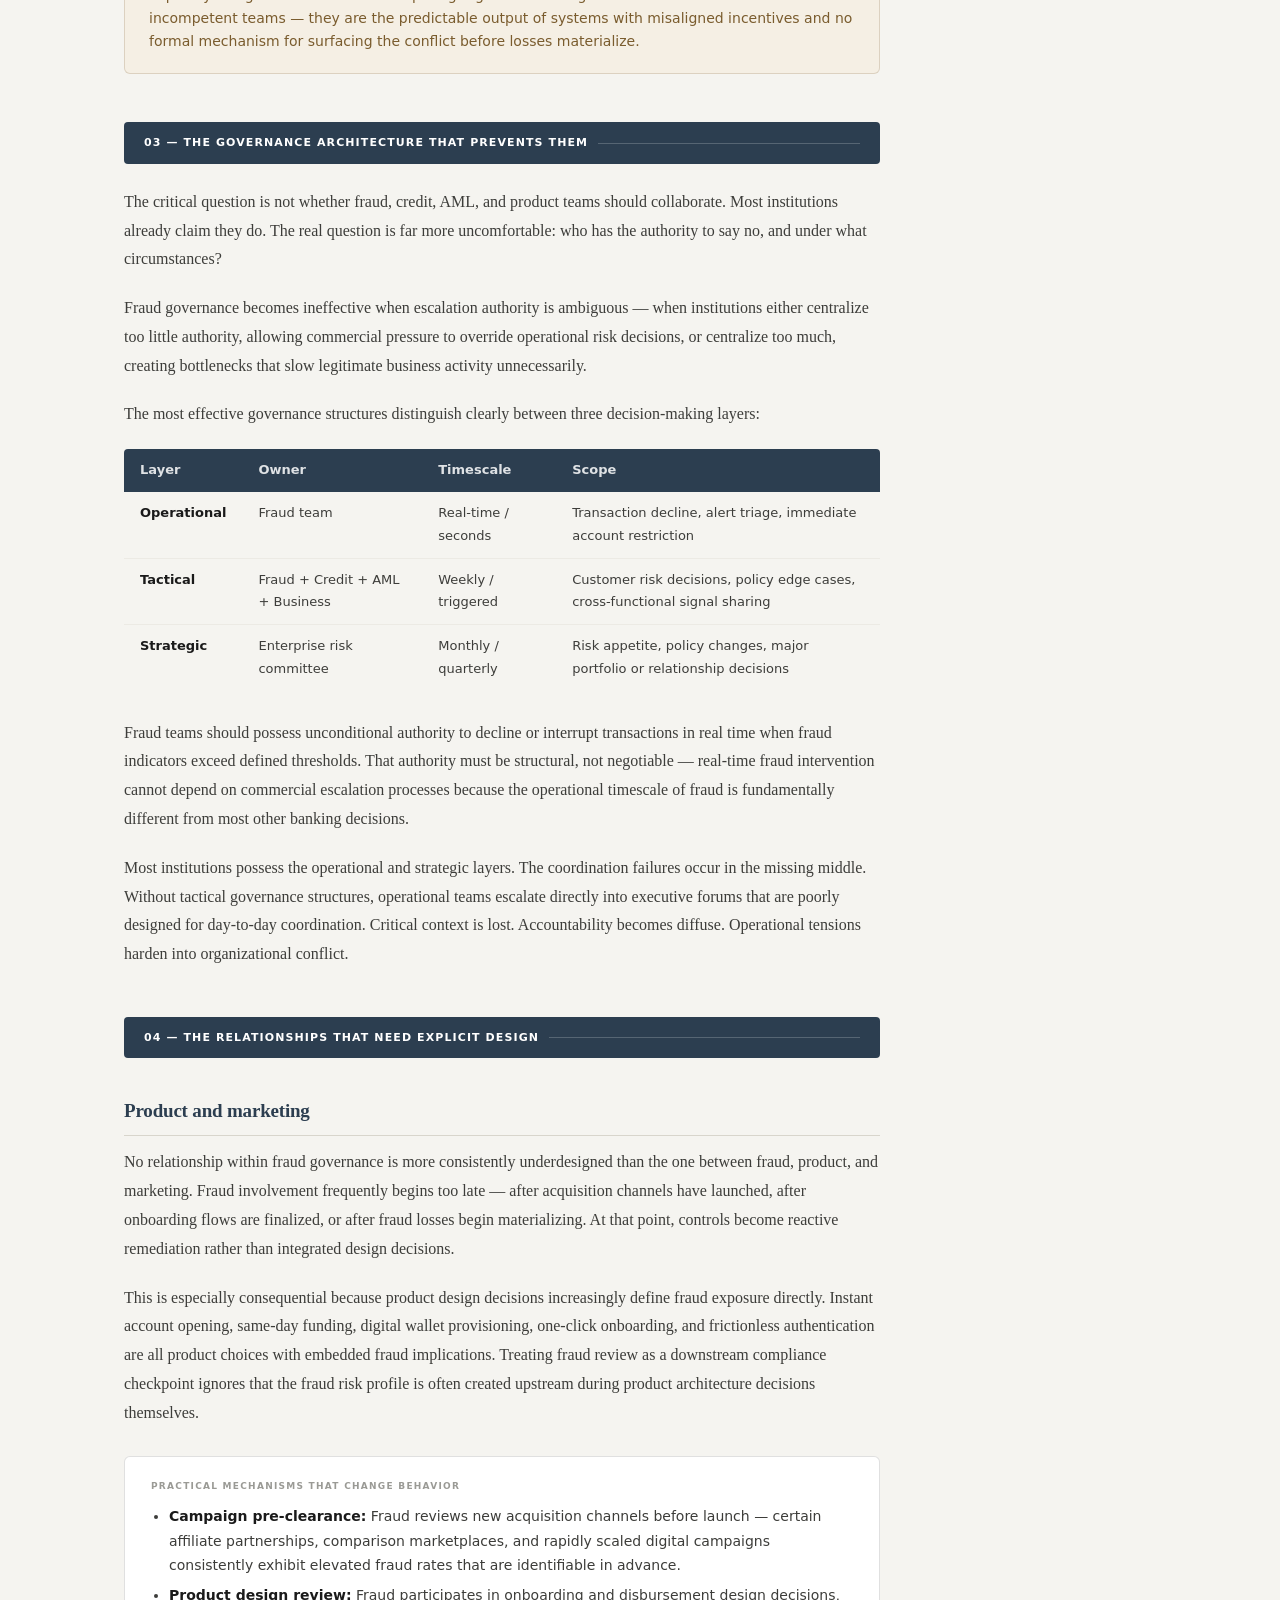
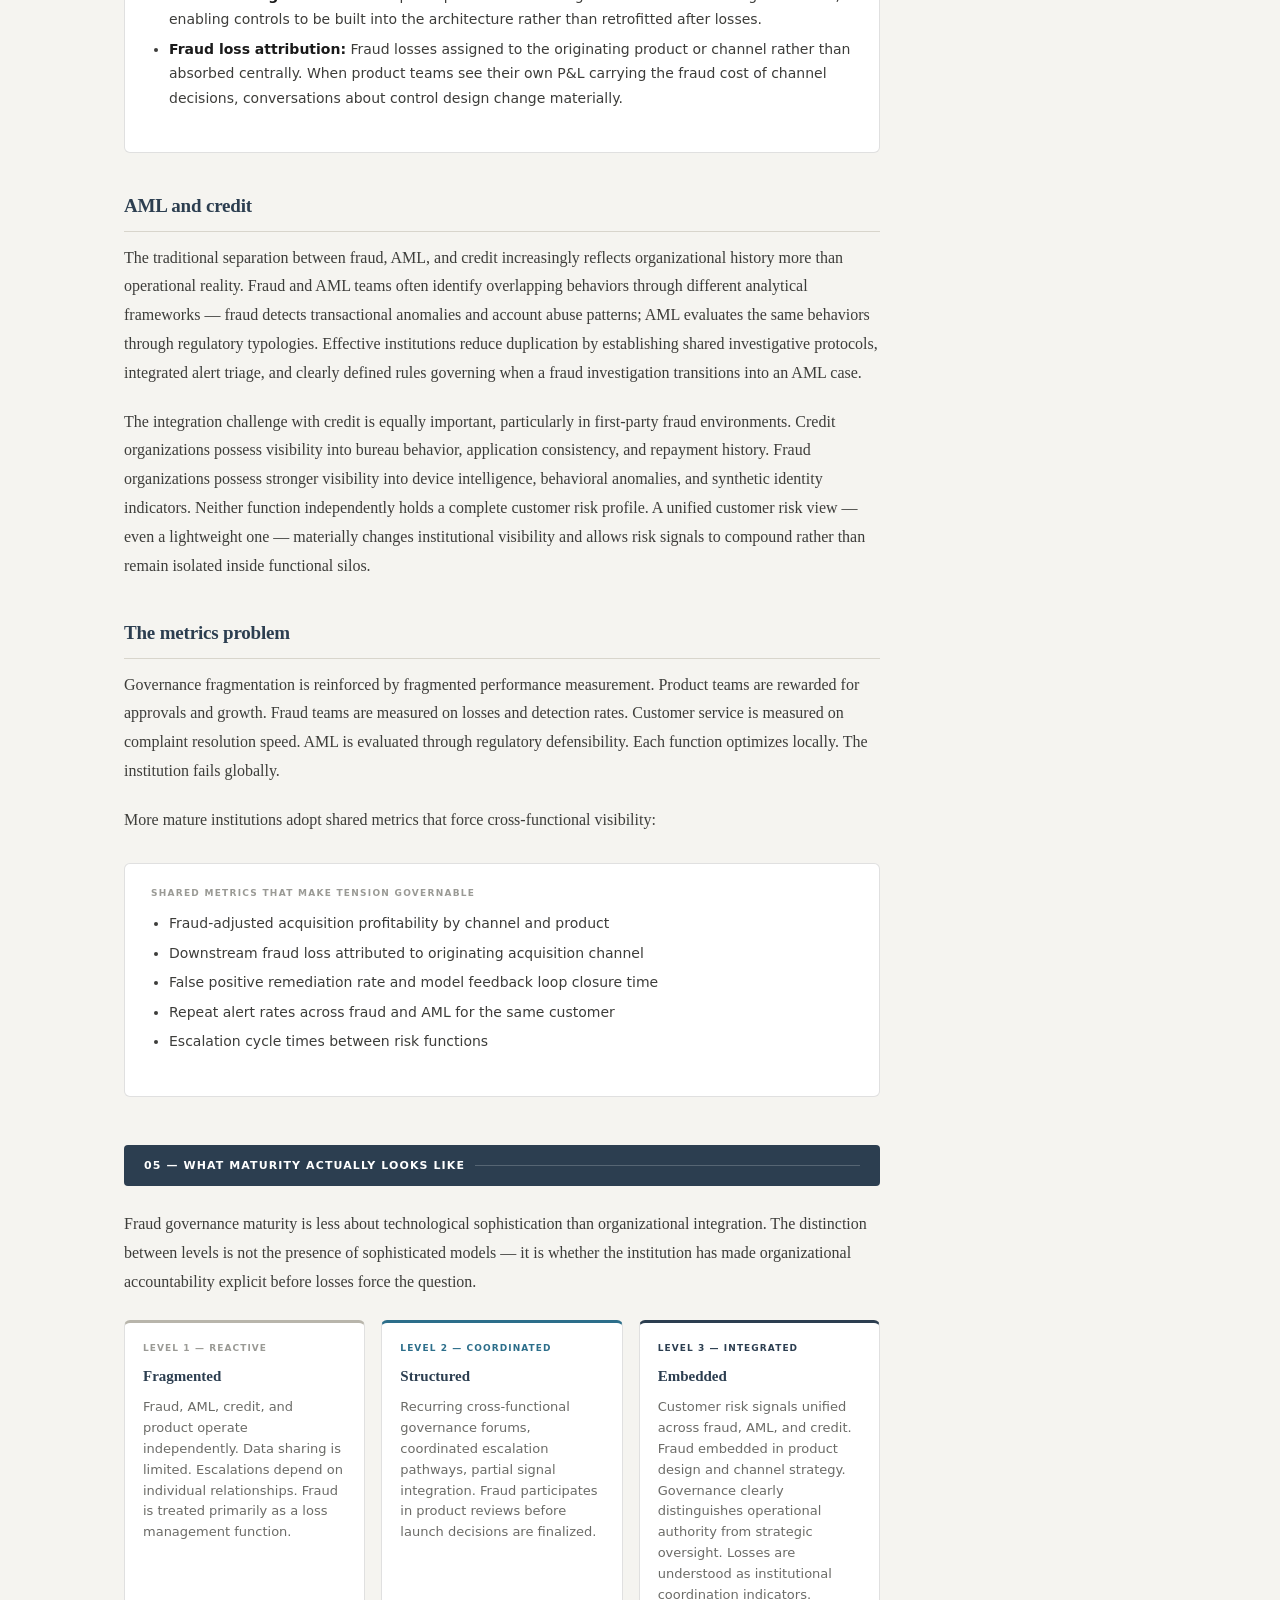
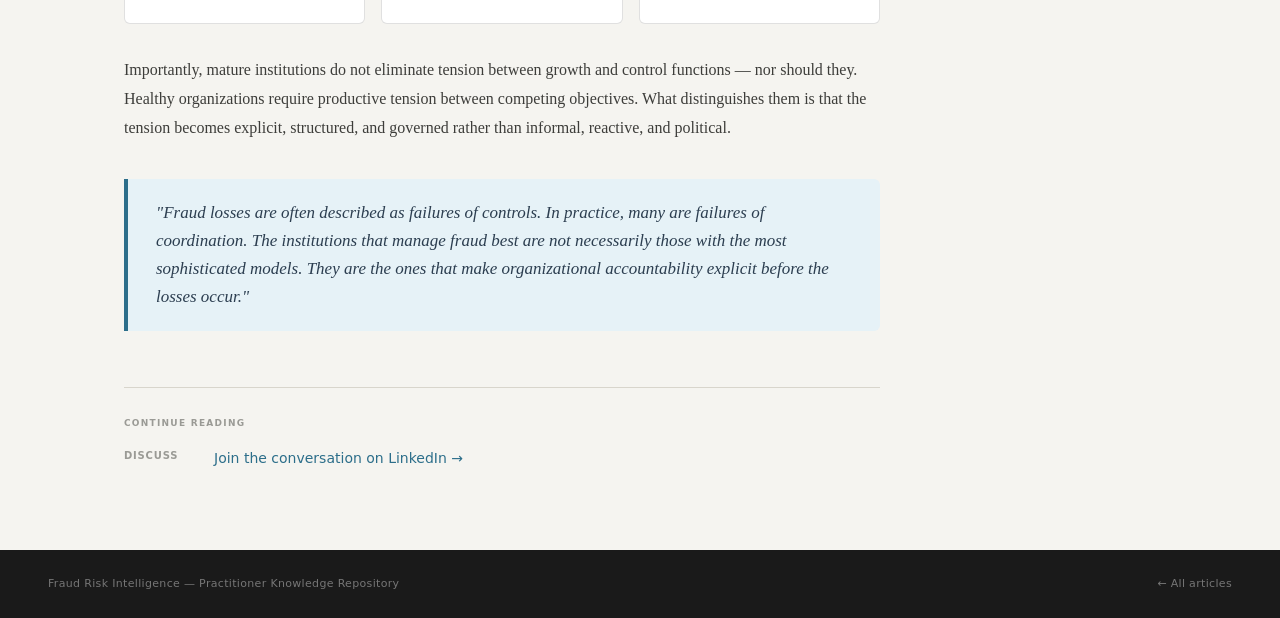
<file: assets/articles/cross-functional.html>
<!DOCTYPE html>
<html lang="en">
<head>
<meta charset="UTF-8">
<meta name="viewport" content="width=device-width, initial-scale=1.0">
<title>The Fraud Function: Operating Within the Business — Fraud Risk Intelligence</title>
<style>
  :root {
    --ink:        #1A1A1A;
    --ink-mid:    #3D3D3A;
    --ink-muted:  #6B6B67;
    --ink-faint:  #9A9A95;
    --stone-50:   #F5F4F0;
    --stone-100:  #ECEAE4;
    --stone-200:  #D8D5CC;
    --stone-300:  #B8B5AB;
    --slate:      #2C3E50;
    --slate-mid:  #3D5166;
    --slate-light:#EBF0F5;
    --accent:     #2C6E8A;
    --accent-light:#E6F2F7;
    --accent-rule: #A8CCDA;
    --warm:       #7A5C2E;
    --warm-light: #F5EFE4;
    --success:    #2D6A4F;
    --success-bg: #EBF5F0;
    --border:     rgba(0,0,0,0.07);
    --border-mid: rgba(0,0,0,0.12);
    --radius:     6px;
    --radius-sm:  4px;
  }

  * { box-sizing: border-box; margin: 0; padding: 0; }

  body {
    font-family: "Georgia", "Times New Roman", serif;
    background: var(--stone-50);
    color: var(--ink);
    font-size: 16px;
    line-height: 1.75;
  }

  nav {
    background: var(--slate);
    padding: 0 48px;
    display: flex; align-items: center; justify-content: space-between;
    height: 52px; position: sticky; top: 0; z-index: 100;
    border-bottom: 1px solid rgba(255,255,255,0.08);
  }
  .nav-brand { color: #fff; font-size: 13px; font-weight: 400; letter-spacing: 0.06em; text-transform: uppercase; text-decoration: none; font-family: system-ui, sans-serif; }
  .nav-brand em { color: var(--accent-rule); font-style: normal; font-weight: 600; }
  .nav-back { color: rgba(255,255,255,0.55); font-size: 12px; text-decoration: none; font-family: system-ui, sans-serif; letter-spacing: 0.04em; transition: color 0.15s; }
  .nav-back:hover { color: rgba(255,255,255,0.9); }

  .article-header {
    background: var(--slate);
    padding: 56px 48px 48px;
    border-bottom: 3px solid var(--accent);
  }
  .header-inner { max-width: 780px; margin: 0 auto; }
  .header-series {
    display: inline-flex; align-items: center; gap: 8px;
    font-family: system-ui, sans-serif;
    font-size: 10px; font-weight: 700; letter-spacing: 0.14em;
    text-transform: uppercase; color: var(--accent-rule); margin-bottom: 20px;
  }
  .header-series::before { content: ''; display: block; width: 20px; height: 1px; background: var(--accent-rule); opacity: 0.6; }
  .article-header h1 { font-family: Georgia, serif; font-size: clamp(24px, 3.5vw, 36px); font-weight: 700; line-height: 1.2; color: #fff; letter-spacing: -0.01em; margin-bottom: 18px; }
  .article-header .deck { font-family: system-ui, sans-serif; font-size: 15px; line-height: 1.65; color: rgba(255,255,255,0.62); max-width: 640px; margin-bottom: 32px; font-style: italic; }
  .header-meta { display: flex; gap: 0; border-top: 1px solid rgba(255,255,255,0.1); padding-top: 24px; font-family: system-ui, sans-serif; }
  .meta-item { display: flex; flex-direction: column; gap: 3px; padding-right: 28px; margin-right: 28px; border-right: 1px solid rgba(255,255,255,0.1); }
  .meta-item:last-child { border-right: none; padding-right: 0; margin-right: 0; }
  .meta-label { font-size: 9px; font-weight: 700; letter-spacing: 0.14em; text-transform: uppercase; color: rgba(255,255,255,0.35); }
  .meta-value { font-size: 12px; color: rgba(255,255,255,0.72); font-weight: 500; }

  .page-layout { max-width: 1080px; margin: 0 auto; padding: 52px 24px 80px; display: grid; grid-template-columns: 1fr 220px; gap: 56px; align-items: start; }

  .prose { min-width: 0; }
  .prose .lead { font-size: 18px; line-height: 1.7; color: var(--ink-mid); border-left: 3px solid var(--accent); padding-left: 20px; margin-bottom: 36px; font-style: italic; }
  .prose h2 { font-family: Georgia, serif; font-size: 19px; font-weight: 700; color: var(--slate); margin: 36px 0 12px; padding-bottom: 8px; border-bottom: 1px solid var(--stone-200); letter-spacing: -0.01em; }
  .prose p { font-size: 16px; line-height: 1.8; color: var(--ink-mid); margin-bottom: 20px; }
  .prose ul, .prose ol { padding-left: 22px; margin-bottom: 20px; }
  .prose li { font-size: 15px; line-height: 1.75; color: var(--ink-mid); margin-bottom: 7px; }
  .prose strong { font-weight: 700; color: var(--ink); }

  .pullquote { margin: 36px 0; padding: 20px 28px; border-left: 4px solid var(--accent); background: var(--accent-light); border-radius: 0 var(--radius) var(--radius) 0; font-style: italic; font-size: 17px; line-height: 1.65; color: var(--slate); }

  .callout { background: #fff; border: 1px solid var(--border-mid); border-radius: var(--radius); padding: 22px 26px; margin: 28px 0; }
  .callout-label { font-family: system-ui, sans-serif; font-size: 9px; font-weight: 700; letter-spacing: 0.14em; text-transform: uppercase; color: var(--ink-faint); margin-bottom: 10px; }
  .callout ul { padding-left: 18px; }
  .callout li { font-size: 14px; color: var(--ink-mid); margin-bottom: 5px; font-family: system-ui, sans-serif; }

  .warning-callout { background: var(--warm-light); border: 1px solid rgba(122,92,46,0.2); border-radius: var(--radius); padding: 20px 24px; margin: 28px 0; }
  .warning-callout .callout-label { color: var(--warm); }
  .warning-callout p { font-family: system-ui, sans-serif; font-size: 14px; color: var(--warm); line-height: 1.65; margin-bottom: 8px; }
  .warning-callout p:last-child { margin-bottom: 0; }

  .section-rule { background: var(--slate); color: #fff; padding: 11px 20px; border-radius: var(--radius-sm); margin: 48px 0 24px; font-family: system-ui, sans-serif; font-size: 11px; font-weight: 700; letter-spacing: 0.1em; text-transform: uppercase; display: flex; align-items: center; gap: 10px; }
  .section-rule::after { content: ''; flex: 1; height: 1px; background: rgba(255,255,255,0.2); }

  .kri-table { width: 100%; border-collapse: collapse; margin: 20px 0 28px; font-family: system-ui, sans-serif; font-size: 13px; }
  .kri-table th { background: var(--slate); color: rgba(255,255,255,0.85); font-weight: 600; padding: 10px 16px; text-align: left; }
  .kri-table th:first-child { border-radius: var(--radius-sm) 0 0 0; }
  .kri-table th:last-child { border-radius: 0 var(--radius-sm) 0 0; }
  .kri-table td { padding: 10px 16px; border-bottom: 1px solid var(--stone-100); color: var(--ink-mid); vertical-align: top; }
  .kri-table tr:last-child td { border-bottom: none; }
  .kri-table tr:nth-child(even) td { background: var(--stone-50); }

  .maturity-grid { display: grid; grid-template-columns: repeat(3, 1fr); gap: 16px; margin: 24px 0 32px; }
  .maturity-card { background: #fff; border: 1px solid var(--border-mid); border-radius: var(--radius); padding: 18px; }
  .maturity-card .level { font-family: system-ui, sans-serif; font-size: 9px; font-weight: 700; letter-spacing: 0.12em; text-transform: uppercase; margin-bottom: 6px; }
  .maturity-card h4 { font-family: Georgia, serif; font-size: 15px; font-weight: 700; color: var(--slate); margin-bottom: 8px; }
  .maturity-card p { font-family: system-ui, sans-serif; font-size: 13px; color: var(--ink-muted); line-height: 1.6; margin: 0; }
  .maturity-card.m1 { border-top: 3px solid var(--stone-300); } .maturity-card.m1 .level { color: var(--ink-faint); }
  .maturity-card.m2 { border-top: 3px solid var(--accent); }    .maturity-card.m2 .level { color: var(--accent); }
  .maturity-card.m3 { border-top: 3px solid var(--slate); }     .maturity-card.m3 .level { color: var(--slate); }

  .article-footer { margin-top: 56px; padding-top: 28px; border-top: 1px solid var(--stone-200); }
  .footer-label { font-family: system-ui, sans-serif; font-size: 9px; font-weight: 700; letter-spacing: 0.14em; text-transform: uppercase; color: var(--ink-faint); margin-bottom: 14px; }
  .footer-links { display: flex; flex-direction: column; gap: 10px; }
  .footer-link { display: flex; align-items: flex-start; gap: 10px; }
  .footer-link-label { font-family: system-ui, sans-serif; font-size: 10px; font-weight: 700; text-transform: uppercase; letter-spacing: 0.08em; color: var(--ink-faint); min-width: 80px; padding-top: 1px; }
  .footer-link-title { font-family: system-ui, sans-serif; font-size: 14px; color: var(--accent); font-weight: 500; text-decoration: none; }
  .footer-link-title:hover { text-decoration: underline; }

  .sidebar { position: sticky; top: 72px; font-family: system-ui, sans-serif; }
  .sidebar-block { background: #fff; border: 1px solid var(--border-mid); border-radius: var(--radius); padding: 18px 20px; margin-bottom: 14px; }
  .sidebar-block h4 { font-size: 9px; font-weight: 700; letter-spacing: 0.14em; text-transform: uppercase; color: var(--ink-faint); margin-bottom: 12px; padding-bottom: 8px; border-bottom: 1px solid var(--stone-100); }
  .toc-link { display: block; font-size: 12px; color: var(--ink-muted); text-decoration: none; padding: 5px 0 5px 10px; border-left: 2px solid transparent; line-height: 1.45; transition: all 0.15s; }
  .toc-link:hover { color: var(--accent); border-left-color: var(--accent-rule); }
  .toc-link.active { color: var(--accent); border-left-color: var(--accent); font-weight: 600; }
  .tag { display: inline-block; font-size: 10px; padding: 3px 8px; border-radius: 3px; font-weight: 600; margin: 2px 2px 2px 0; letter-spacing: 0.03em; }
  .tag-adv   { background: var(--accent-light); color: var(--accent); }
  .tag-gov   { background: var(--slate-light);  color: var(--slate); }
  .tag-topic { background: var(--stone-100);    color: var(--ink-muted); }
  .rel-link { display: block; text-decoration: none; padding: 9px 0; border-bottom: 1px solid var(--stone-100); }
  .rel-link:last-child { border-bottom: none; padding-bottom: 0; }
  .rel-link-title { font-size: 12px; font-weight: 600; color: var(--slate); display: block; margin-bottom: 2px; line-height: 1.4; }
  .rel-link-sub { font-size: 11px; color: var(--ink-faint); }
  .rel-link:hover .rel-link-title { color: var(--accent); }
  .current-article { background: var(--stone-50); margin: 0 -20px; padding: 9px 20px; }
  .current-article .rel-link-title { color: var(--accent) !important; }

  footer { background: var(--ink); color: rgba(255,255,255,0.4); padding: 24px 48px; font-size: 11px; font-family: system-ui, sans-serif; display: flex; justify-content: space-between; align-items: center; flex-wrap: wrap; gap: 12px; letter-spacing: 0.03em; }
  footer a { color: rgba(255,255,255,0.4); text-decoration: none; }
  footer a:hover { color: rgba(255,255,255,0.8); }

  @media (max-width: 740px) {
    nav { padding: 0 16px; } .article-header { padding: 36px 16px 32px; }
    .page-layout { grid-template-columns: 1fr; padding: 32px 16px 60px; }
    .sidebar { position: static; } .maturity-grid { grid-template-columns: 1fr; }
    footer { padding: 20px 16px; }
  }
</style>
</head>
<body>

<nav>
  <a class="nav-brand" href="../index.html">Fraud Risk <em>Intelligence</em></a>
  <a class="nav-back" href="../index.html">← All articles</a>
</nav>

<div class="article-header">
  <div class="header-inner">
    <div class="header-series">The Fraud Risk Practitioner's Handbook</div>
    <h1>The Fraud Function: Operating Within the Business</h1>
    <p class="deck">Why fraud governance fails, how competing institutional logics create the conditions for loss, and what the right operating architecture actually looks like.</p>
    <div class="header-meta">
      <div class="meta-item"><span class="meta-label">Level</span><span class="meta-value">Advanced</span></div>
      <div class="meta-item"><span class="meta-label">Read time</span><span class="meta-value">~14 min</span></div>
      <div class="meta-item"><span class="meta-label">Focus</span><span class="meta-value">Governance &amp; cross-functional design</span></div>
    </div>
  </div>
</div>

<div class="page-layout">
<article class="prose">

  <p class="lead">Every fraud function eventually discovers that its biggest challenge is not the fraudster. It is the meeting room.</p>

  <p>Modern banking institutions often describe fraud prevention as a control function — a defensive capability responsible for detecting bad actors, reducing losses, and protecting customers. In practice, fraud operates as something far more complicated. It sits at the intersection of competing institutional priorities that are rarely reconciled explicitly: growth, risk management, regulatory compliance, customer experience, and operational efficiency. Fraud teams are expected to balance all of them simultaneously, often without formal authority over any of them.</p>

  <p>This is why fraud governance becomes contentious inside large financial institutions. The tension is not simply interpersonal or political. It is structural. The institutions that manage fraud effectively are not necessarily those with the most sophisticated models or the largest investigation teams. More often, they are the ones that acknowledge these competing logics openly and build governance structures capable of coordinating them. Without that architecture, fraud losses become symptoms of broader institutional fragmentation.</p>

  <!-- S1 -->
  <div class="section-rule" id="s1">01 — Three competing logics</div>

  <p>Fraud prevention occupies a uniquely difficult institutional position because it affects nearly every major organizational objective simultaneously.</p>

  <p>The <strong>revenue logic</strong> of product and marketing is centered on growth. Success is measured through acquisition volume, conversion rates, approval rates, utilization, and time-to-approve. In that environment, fraud controls that introduce friction, increase manual review rates, or decline applicants are naturally experienced as a tax on growth. Product managers are not wrong to view it this way — they are optimizing for a different objective function.</p>

  <p>The <strong>risk logic</strong> of credit, AML, and compliance operates differently. These functions prioritize portfolio quality, regulatory defensibility, and loss prevention. Their instinct for caution often aligns with fraud conceptually, but operationally they are usually fragmented. Separate systems, separate models, separate escalation processes, and separate ownership structures frequently result in the same customer being assessed independently by multiple risk functions with no unified view of total exposure.</p>

  <p>Fraud itself operates under a <strong>third logic</strong>: operational immediacy. Fraud decisioning occurs in real time. A compromised account, synthetic identity attack, or mule network cannot wait for a weekly committee review or a multi-day risk assessment cycle. Fraud teams are expected to make high-confidence decisions within seconds or minutes, frequently with incomplete information and under significant financial pressure.</p>

  <div class="pullquote">
    "These three logics are not inherently incompatible. The problem is that most institutions never explicitly design governance structures to reconcile them — so coordination is left to informal relationships and ad hoc escalations after problems emerge."
  </div>

  <!-- S2 -->
  <div class="section-rule" id="s2">02 — The failure modes institutions repeatedly recreate</div>

  <p>Practitioners across fraud, credit, AML, and product organizations will recognize these patterns immediately. Most institutions have lived at least one of them.</p>

  <h2>The acquisition trap</h2>
  <p>A product team launches a new lending or deposit product with aggressive growth targets. Marketing introduces an acquisition channel designed to maximize conversion volume and reduce onboarding friction. Fraud teams raise concerns regarding application data quality, identity verification gaps, or elevated synthetic identity indicators. The discussion quickly shifts from risk assessment to commercial tradeoff management.</p>
  <p>The losses rarely appear immediately. First-party fraud and synthetic identity portfolios often deteriorate months later, long after the original launch decisions were made. By then, ownership has diffused across multiple teams, metrics have reset, and the originating incentives are no longer visible. The organization treats the losses as an isolated fraud problem rather than the delayed consequence of a governance decision.</p>

  <h2>The credit-fraud blind spot</h2>
  <p>A customer applies for multiple financial products simultaneously. Credit risk declines the customer for thin-file concerns or inconsistencies in bureau data, but the customer is still approved for a transactional banking product because the fraud team lacks visibility into the credit decisioning process. The account is subsequently used for mule activity or transactional fraud, detected only after transaction monitoring fires — by which point the funds have already moved.</p>
  <p>Individually, neither team made an unreasonable decision. Credit evaluated repayment risk. Fraud evaluated onboarding controls. The failure occurred because the institution lacked a unified customer risk view capable of connecting the signals. Modern financial crime increasingly exploits these organizational seams rather than purely technical weaknesses.</p>

  <h2>The AML-fraud overlap problem</h2>
  <p>Fraud and AML teams frequently detect the same underlying behavior through different operational lenses. Fraud may identify unusual transaction velocity, account structuring patterns, or mule activity because they resemble known fraud typologies. AML may independently review the same customer for suspicious activity reporting obligations. Too often, these investigations occur in parallel with limited coordination — one team files a SAR while another closes the case as low priority, and the customer relationship remains active because neither function has complete visibility into the other's investigative posture.</p>

  <h2>The externalized cost of false positives</h2>
  <p>A legitimate customer is declined or restricted by a fraud model. The customer escalates through customer service channels. Under commercial pressure, the issue is resolved in the customer's favor — often without structured feedback returning to the fraud organization. The model never learns. The false positive rate gradually increases. Customer friction rises quietly while ownership of the problem fragments across operations, servicing, and fraud teams.</p>

  <div class="warning-callout">
    <div class="callout-label">Why these failures persist</div>
    <p>Each failure mode above stems from the same root cause: governance structures that were never explicitly designed to coordinate competing organizational logics. The failures are not evidence of incompetent teams — they are the predictable output of systems with misaligned incentives and no formal mechanism for surfacing the conflict before losses materialize.</p>
  </div>

  <!-- S3 -->
  <div class="section-rule" id="s3">03 — The governance architecture that prevents them</div>

  <p>The critical question is not whether fraud, credit, AML, and product teams should collaborate. Most institutions already claim they do. The real question is far more uncomfortable: who has the authority to say no, and under what circumstances?</p>

  <p>Fraud governance becomes ineffective when escalation authority is ambiguous — when institutions either centralize too little authority, allowing commercial pressure to override operational risk decisions, or centralize too much, creating bottlenecks that slow legitimate business activity unnecessarily.</p>

  <p>The most effective governance structures distinguish clearly between three decision-making layers:</p>

  <table class="kri-table">
    <thead>
      <tr><th>Layer</th><th>Owner</th><th>Timescale</th><th>Scope</th></tr>
    </thead>
    <tbody>
      <tr><td><strong>Operational</strong></td><td>Fraud team</td><td>Real-time / seconds</td><td>Transaction decline, alert triage, immediate account restriction</td></tr>
      <tr><td><strong>Tactical</strong></td><td>Fraud + Credit + AML + Business</td><td>Weekly / triggered</td><td>Customer risk decisions, policy edge cases, cross-functional signal sharing</td></tr>
      <tr><td><strong>Strategic</strong></td><td>Enterprise risk committee</td><td>Monthly / quarterly</td><td>Risk appetite, policy changes, major portfolio or relationship decisions</td></tr>
    </tbody>
  </table>

  <p>Fraud teams should possess unconditional authority to decline or interrupt transactions in real time when fraud indicators exceed defined thresholds. That authority must be structural, not negotiable — real-time fraud intervention cannot depend on commercial escalation processes because the operational timescale of fraud is fundamentally different from most other banking decisions.</p>

  <p>Most institutions possess the operational and strategic layers. The coordination failures occur in the missing middle. Without tactical governance structures, operational teams escalate directly into executive forums that are poorly designed for day-to-day coordination. Critical context is lost. Accountability becomes diffuse. Operational tensions harden into organizational conflict.</p>

  <!-- S4 -->
  <div class="section-rule" id="s4">04 — The relationships that need explicit design</div>

  <h2>Product and marketing</h2>
  <p>No relationship within fraud governance is more consistently underdesigned than the one between fraud, product, and marketing. Fraud involvement frequently begins too late — after acquisition channels have launched, after onboarding flows are finalized, or after fraud losses begin materializing. At that point, controls become reactive remediation rather than integrated design decisions.</p>

  <p>This is especially consequential because product design decisions increasingly define fraud exposure directly. Instant account opening, same-day funding, digital wallet provisioning, one-click onboarding, and frictionless authentication are all product choices with embedded fraud implications. Treating fraud review as a downstream compliance checkpoint ignores that the fraud risk profile is often created upstream during product architecture decisions themselves.</p>

  <div class="callout">
    <div class="callout-label">Practical mechanisms that change behavior</div>
    <ul>
      <li><strong>Campaign pre-clearance:</strong> Fraud reviews new acquisition channels before launch — certain affiliate partnerships, comparison marketplaces, and rapidly scaled digital campaigns consistently exhibit elevated fraud rates that are identifiable in advance.</li>
      <li><strong>Product design review:</strong> Fraud participates in onboarding and disbursement design decisions, enabling controls to be built into the architecture rather than retrofitted after losses.</li>
      <li><strong>Fraud loss attribution:</strong> Fraud losses assigned to the originating product or channel rather than absorbed centrally. When product teams see their own P&amp;L carrying the fraud cost of channel decisions, conversations about control design change materially.</li>
    </ul>
  </div>

  <h2>AML and credit</h2>
  <p>The traditional separation between fraud, AML, and credit increasingly reflects organizational history more than operational reality. Fraud and AML teams often identify overlapping behaviors through different analytical frameworks — fraud detects transactional anomalies and account abuse patterns; AML evaluates the same behaviors through regulatory typologies. Effective institutions reduce duplication by establishing shared investigative protocols, integrated alert triage, and clearly defined rules governing when a fraud investigation transitions into an AML case.</p>

  <p>The integration challenge with credit is equally important, particularly in first-party fraud environments. Credit organizations possess visibility into bureau behavior, application consistency, and repayment history. Fraud organizations possess stronger visibility into device intelligence, behavioral anomalies, and synthetic identity indicators. Neither function independently holds a complete customer risk profile. A unified customer risk view — even a lightweight one — materially changes institutional visibility and allows risk signals to compound rather than remain isolated inside functional silos.</p>

  <h2>The metrics problem</h2>
  <p>Governance fragmentation is reinforced by fragmented performance measurement. Product teams are rewarded for approvals and growth. Fraud teams are measured on losses and detection rates. Customer service is measured on complaint resolution speed. AML is evaluated through regulatory defensibility. Each function optimizes locally. The institution fails globally.</p>

  <p>More mature institutions adopt shared metrics that force cross-functional visibility:</p>

  <div class="callout">
    <div class="callout-label">Shared metrics that make tension governable</div>
    <ul>
      <li>Fraud-adjusted acquisition profitability by channel and product</li>
      <li>Downstream fraud loss attributed to originating acquisition channel</li>
      <li>False positive remediation rate and model feedback loop closure time</li>
      <li>Repeat alert rates across fraud and AML for the same customer</li>
      <li>Escalation cycle times between risk functions</li>
    </ul>
  </div>

  <!-- S5 -->
  <div class="section-rule" id="s5">05 — What maturity actually looks like</div>

  <p>Fraud governance maturity is less about technological sophistication than organizational integration. The distinction between levels is not the presence of sophisticated models — it is whether the institution has made organizational accountability explicit before losses force the question.</p>

  <div class="maturity-grid">
    <div class="maturity-card m1">
      <div class="level">Level 1 — Reactive</div>
      <h4>Fragmented</h4>
      <p>Fraud, AML, credit, and product operate independently. Data sharing is limited. Escalations depend on individual relationships. Fraud is treated primarily as a loss management function.</p>
    </div>
    <div class="maturity-card m2">
      <div class="level">Level 2 — Coordinated</div>
      <h4>Structured</h4>
      <p>Recurring cross-functional governance forums, coordinated escalation pathways, partial signal integration. Fraud participates in product reviews before launch decisions are finalized.</p>
    </div>
    <div class="maturity-card m3">
      <div class="level">Level 3 — Integrated</div>
      <h4>Embedded</h4>
      <p>Customer risk signals unified across fraud, AML, and credit. Fraud embedded in product design and channel strategy. Governance clearly distinguishes operational authority from strategic oversight. Losses are understood as institutional coordination indicators.</p>
    </div>
  </div>

  <p>Importantly, mature institutions do not eliminate tension between growth and control functions — nor should they. Healthy organizations require productive tension between competing objectives. What distinguishes them is that the tension becomes explicit, structured, and governed rather than informal, reactive, and political.</p>

  <div class="pullquote">
    "Fraud losses are often described as failures of controls. In practice, many are failures of coordination. The institutions that manage fraud best are not necessarily those with the most sophisticated models. They are the ones that make organizational accountability explicit before the losses occur."
  </div>

  
  <!-- FOOTER CROSS-REFS -->
  <div class="article-footer">
    <div class="footer-label">Continue reading</div>
    <div class="footer-links">
      <!--
      <div class="footer-link">
        <span class="footer-link-label">Previous</span>
        <a class="footer-link-title" href="fraud-typology.html">Article 1 — Know Your Enemy: A Practitioner's Guide to Fraud Typologies</a>
      </div>
      <div class="footer-link">
        <span class="footer-link-label">Next</span>
        <a class="footer-link-title" href="product-risk.html">Article 3 — Product Risk Profiles: Tailoring Defense to the Battleground</a>
      </div>
      <div class="footer-link">
        <span class="footer-link-label">Related</span>
        <a class="footer-link-title" href="stopping-fraud.html">Stopping Fraud Before It Starts — upstream detection &amp; signal precision</a>
      </div>
      -->
      <div class="footer-link">
        <span class="footer-link-label">Discuss</span>
        <a class="footer-link-title" href="https://linkedin.com/in/sai-krishna-v-lolla-bba01b13">Join the conversation on LinkedIn →</a>
      </div>
    </div>
  </div>

</article>

<!-- SIDEBAR -->
<aside class="sidebar">
  <div class="sidebar-block">
    <h4>In this article</h4>
    <a class="toc-link" href="#s1">Three competing logics</a>
    <a class="toc-link" href="#s2">Failure modes</a>
    <a class="toc-link" href="#s3">Governance architecture</a>
    <a class="toc-link" href="#s4">Relationships that need design</a>
    <a class="toc-link" href="#s5">What maturity looks like</a>
  </div>
  <div class="sidebar-block">
    <h4>Tags</h4>
    <span class="tag tag-adv">Advanced</span>
    <span class="tag tag-gov">Governance</span>
    <span class="tag tag-topic">Cross-functional</span>
    <span class="tag tag-topic">RACI</span>
    <span class="tag tag-topic">Operating model</span>
  </div>

  <div class="sidebar-block">
    <h4>In this series</h4>
    <a class="rel-link" href="fraud-typology.html">
      <span class="rel-link-title">1 — Know Your Enemy</span>
      <span class="rel-link-sub">Fraud typologies primer</span>
    </a>
    <div class="rel-link current-article">
      <span class="rel-link-title">2 — The Fraud Function ←</span>
      <span class="rel-link-sub">You are here</span>
    </div>
    <a class="rel-link" href="product-risk.html">
      <span class="rel-link-title">3 — Product Risk Profiles</span>
      <span class="rel-link-sub">Deposits, loans, cards</span>
    </a>
   <!--
    <a class="rel-link" href="#">
      <span class="rel-link-title" style="color:var(--ink-faint)">4 — Technology Stack</span>
      <span class="rel-link-sub">Coming soon</span>
    </a>
    <a class="rel-link" href="building-defenses.html">
      <span class="rel-link-title">5 — Building the Defense</span>
      <span class="rel-link-sub">Zero to continuous improvement</span>
    </a>
  </div>
  <div class="sidebar-block">
    <h4>Standalone deep-dives</h4>
    <a class="rel-link" href="stopping-fraud.html">
      <span class="rel-link-title">Stopping Fraud Before It Starts</span>
      <span class="rel-link-sub">Upstream detection</span>
    </a>
    <a class="rel-link" href="deepfake-frontier.html">
      <span class="rel-link-title">The Deepfake Frontier</span>
      <span class="rel-link-sub">AI &amp; emerging threats</span>
    </a>
  </div>
  -->
</aside>
</div>

<footer>
  <span>Fraud Risk Intelligence — Practitioner Knowledge Repository</span>
  <a href="../index.html">← All articles</a>
</footer>

<script>
const tocLinks = document.querySelectorAll('.toc-link');
const sections = document.querySelectorAll('.section-rule[id]');
const observer = new IntersectionObserver(entries => {
  entries.forEach(e => {
    if (e.isIntersecting) {
      tocLinks.forEach(l => l.classList.remove('active'));
      const a = document.querySelector(`.toc-link[href="#${e.target.id}"]`);
      if (a) a.classList.add('active');
    }
  });
}, { rootMargin: '-15% 0px -75% 0px' });
sections.forEach(s => observer.observe(s));
</script>
</body>
</html>
</file>
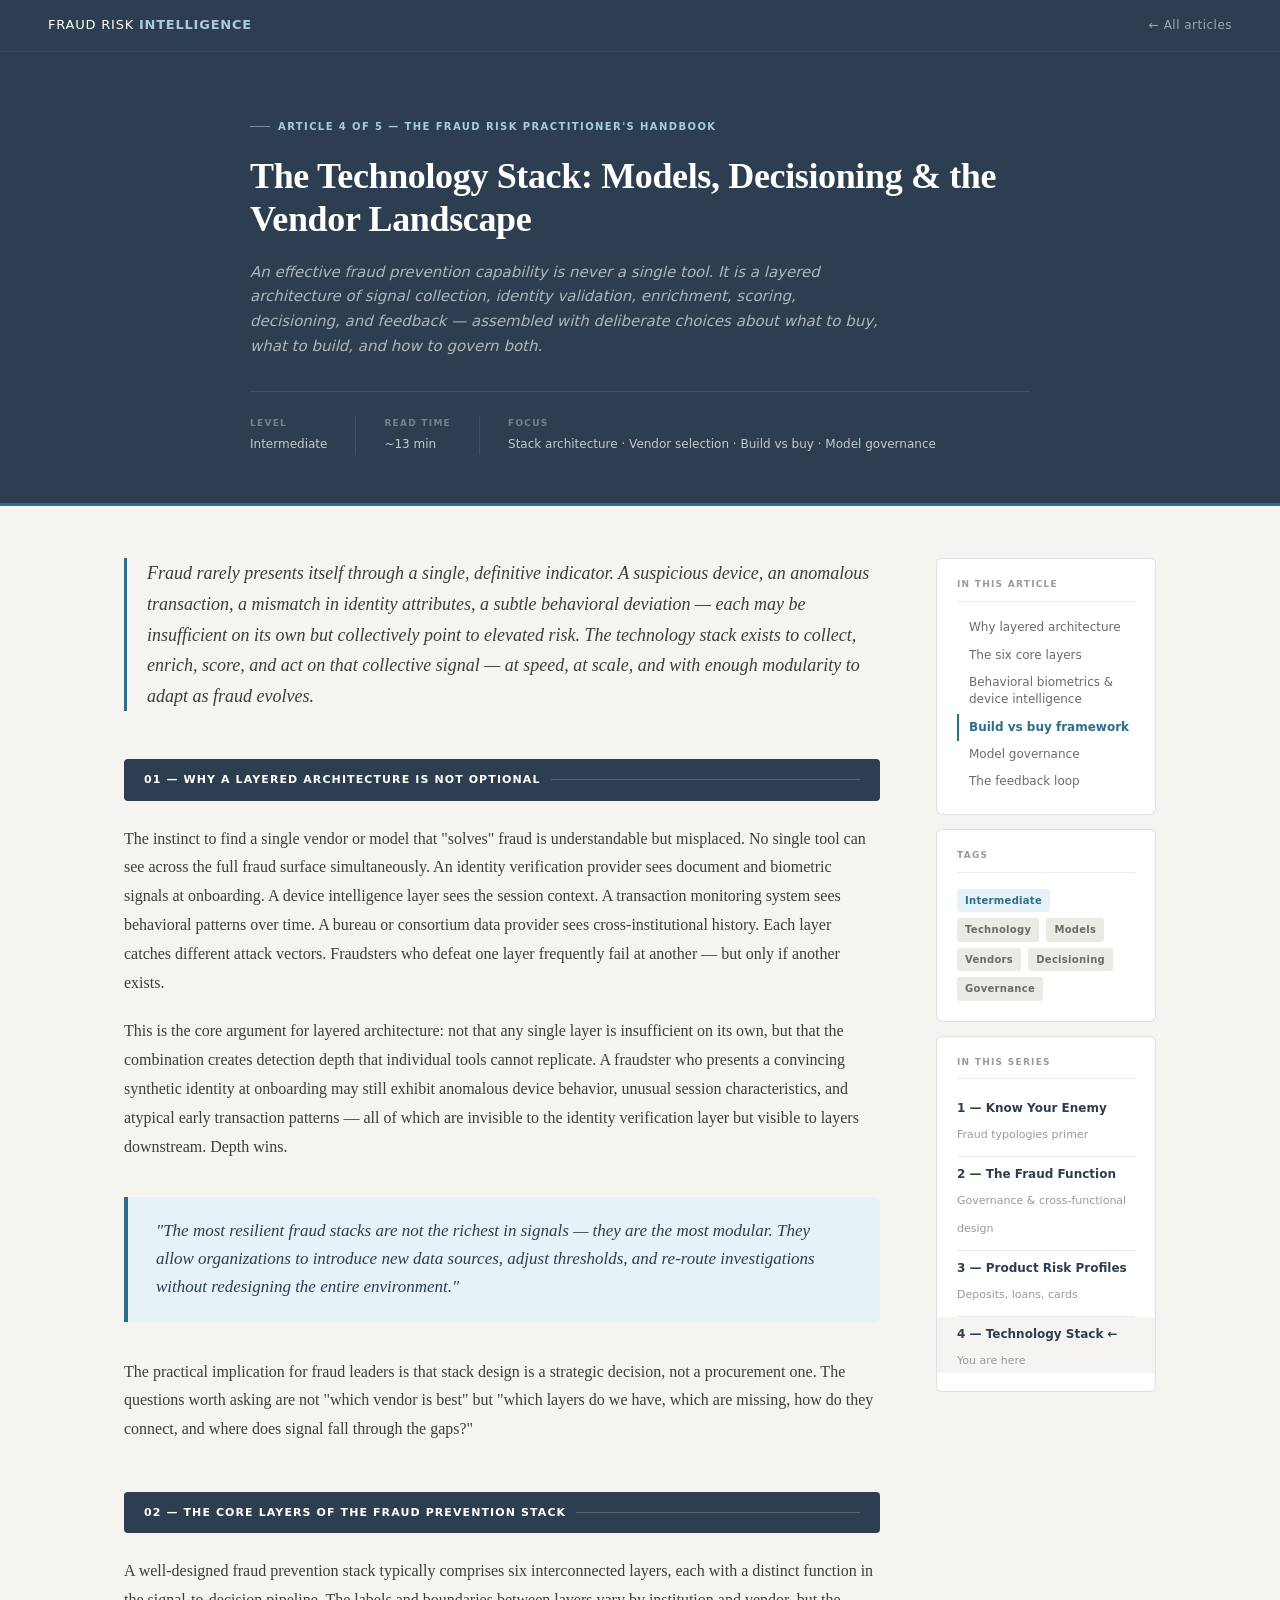
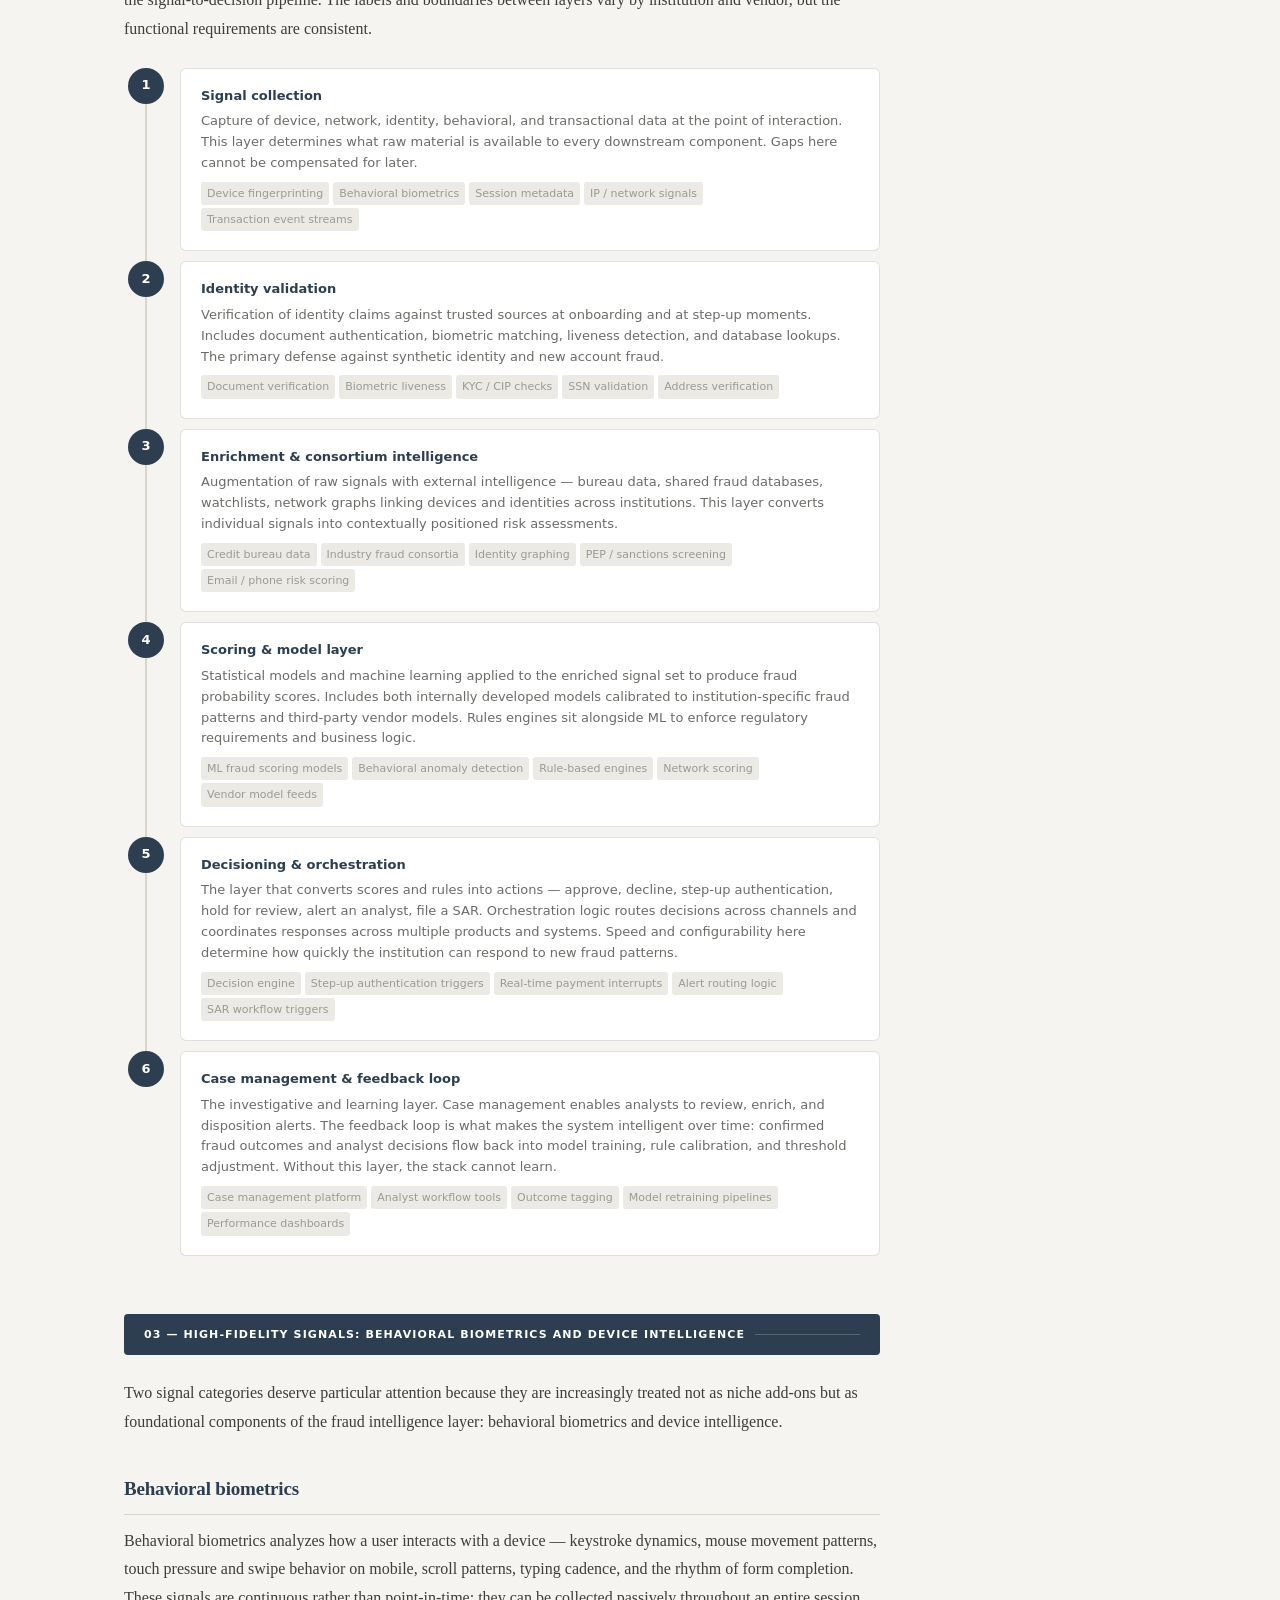
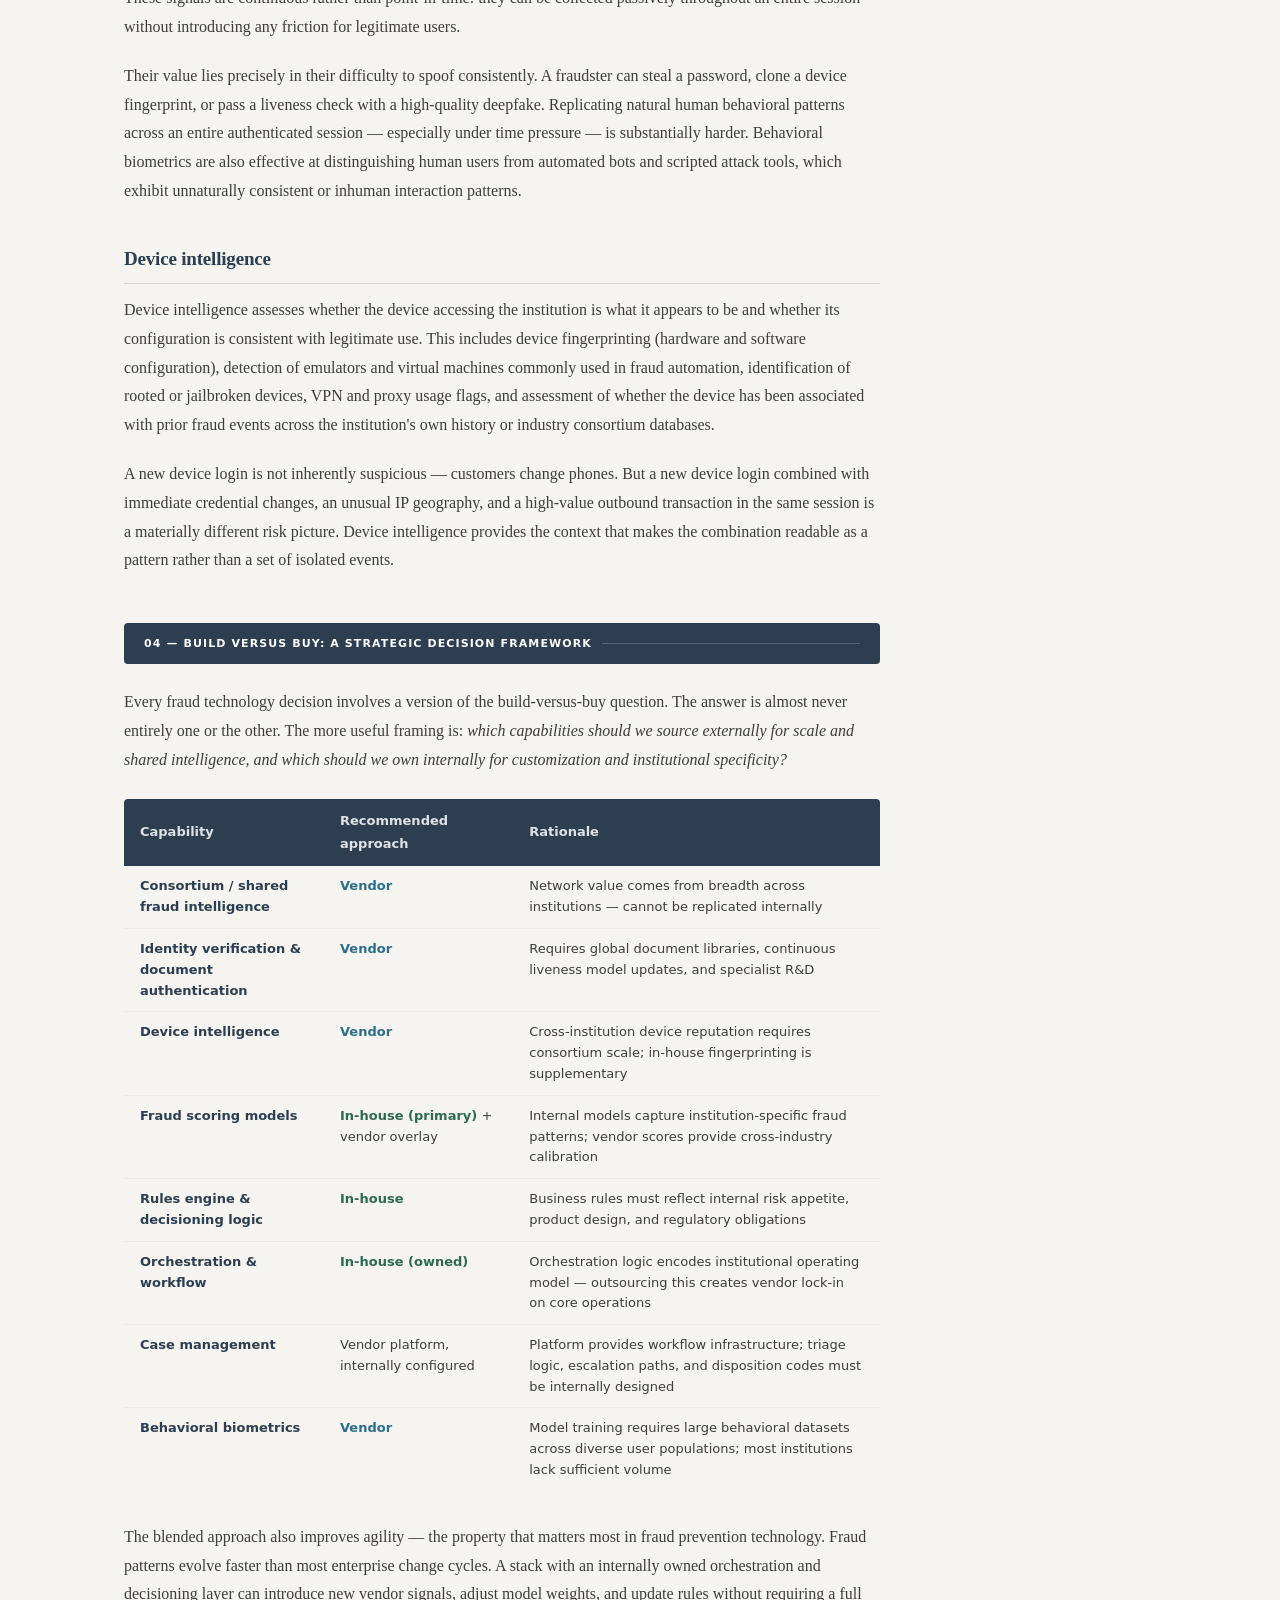
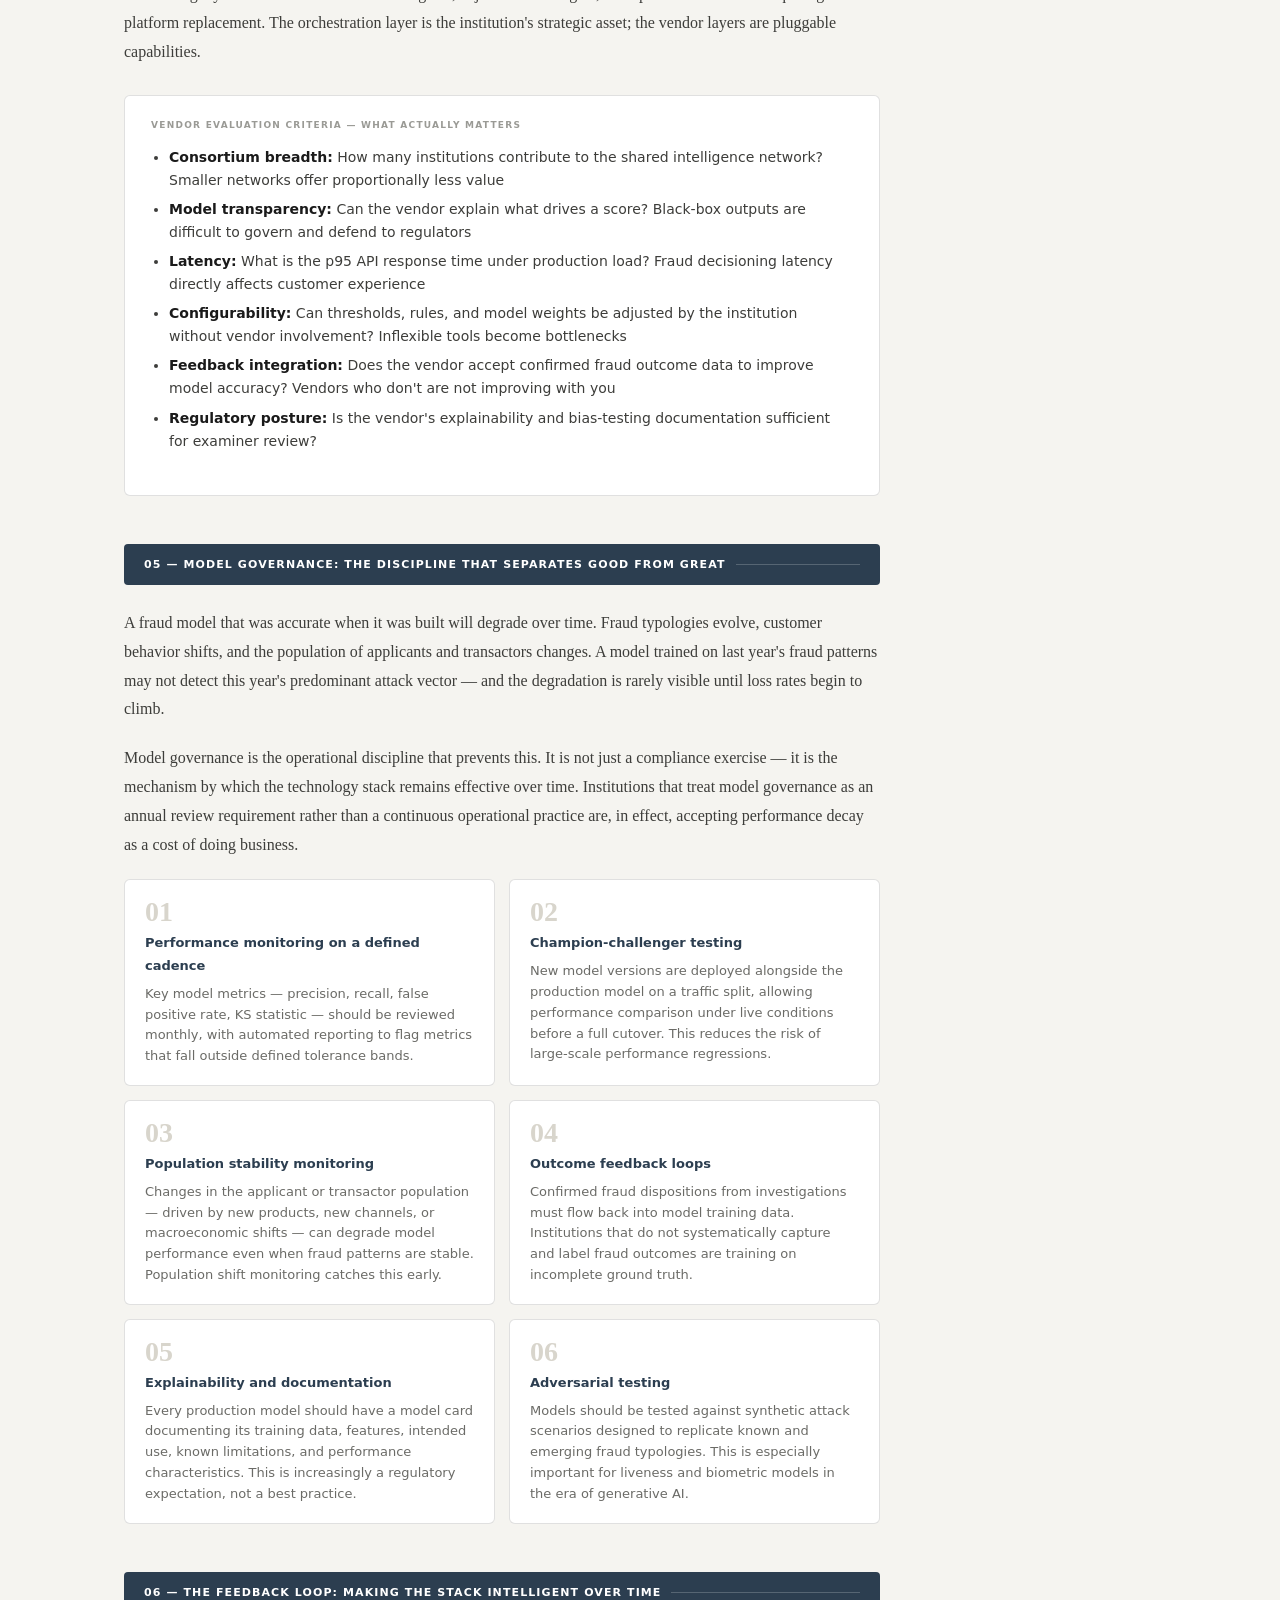
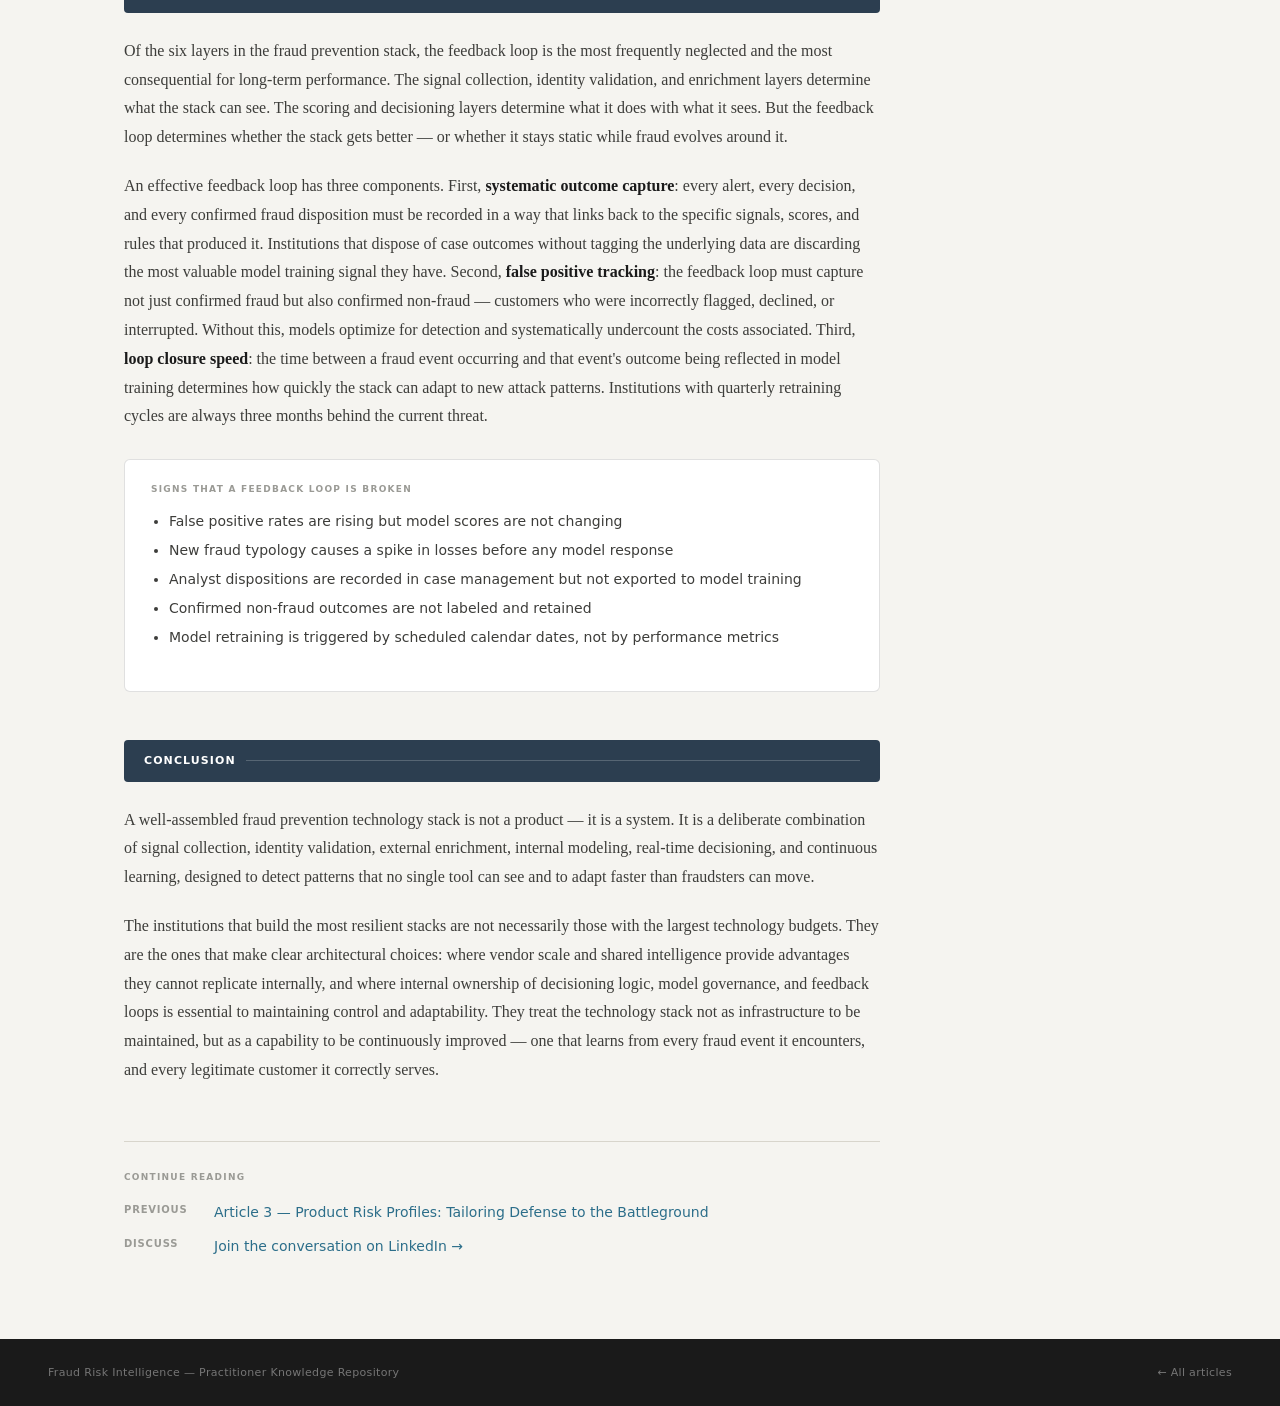
<file: assets/articles/fraud-tech-stack.html>
<!DOCTYPE html>
<html lang="en">
<head>
<meta charset="UTF-8">
<meta name="viewport" content="width=device-width, initial-scale=1.0">
<title>The Technology Stack: Models, Decisioning & the Vendor Landscape — Fraud Risk Intelligence</title>
<style>
  :root {
    --ink:         #1A1A1A;
    --ink-mid:     #3D3D3A;
    --ink-muted:   #6B6B67;
    --ink-faint:   #9A9A95;
    --stone-50:    #F5F4F0;
    --stone-100:   #ECEAE4;
    --stone-200:   #D8D5CC;
    --stone-300:   #B8B5AB;
    --slate:       #2C3E50;
    --slate-light: #EBF0F5;
    --accent:      #2C6E8A;
    --accent-light:#E6F2F7;
    --accent-rule: #A8CCDA;
    --warm:        #7A5C2E;
    --warm-light:  #F5EFE4;
    --success:     #2D6A4F;
    --success-bg:  #EBF5F0;
    --border:      rgba(0,0,0,0.07);
    --border-mid:  rgba(0,0,0,0.12);
    --radius:      6px;
    --radius-sm:   4px;
  }
  * { box-sizing: border-box; margin: 0; padding: 0; }
  body { font-family: Georgia, "Times New Roman", serif; background: var(--stone-50); color: var(--ink); font-size: 16px; line-height: 1.75; }

  nav { background: var(--slate); padding: 0 48px; display: flex; align-items: center; justify-content: space-between; height: 52px; position: sticky; top: 0; z-index: 100; border-bottom: 1px solid rgba(255,255,255,0.08); }
  .nav-brand { color: #fff; font-size: 13px; font-weight: 400; letter-spacing: 0.06em; text-transform: uppercase; text-decoration: none; font-family: system-ui, sans-serif; }
  .nav-brand em { color: var(--accent-rule); font-style: normal; font-weight: 700; }
  .nav-back { color: rgba(255,255,255,0.55); font-size: 12px; text-decoration: none; font-family: system-ui, sans-serif; letter-spacing: 0.04em; transition: color 0.15s; }
  .nav-back:hover { color: rgba(255,255,255,0.9); }

  .article-header { background: var(--slate); padding: 56px 48px 48px; border-bottom: 3px solid var(--accent); }
  .header-inner { max-width: 780px; margin: 0 auto; }
  .header-series { display: inline-flex; align-items: center; gap: 8px; font-family: system-ui, sans-serif; font-size: 10px; font-weight: 700; letter-spacing: 0.14em; text-transform: uppercase; color: var(--accent-rule); margin-bottom: 20px; }
  .header-series::before { content: ''; display: block; width: 20px; height: 1px; background: var(--accent-rule); opacity: 0.6; }
  .article-header h1 { font-family: Georgia, serif; font-size: clamp(24px, 3.5vw, 36px); font-weight: 700; line-height: 1.2; color: #fff; letter-spacing: -0.01em; margin-bottom: 18px; }
  .article-header .deck { font-family: system-ui, sans-serif; font-size: 15px; line-height: 1.65; color: rgba(255,255,255,0.62); max-width: 640px; margin-bottom: 32px; font-style: italic; }
  .header-meta { display: flex; gap: 0; border-top: 1px solid rgba(255,255,255,0.1); padding-top: 24px; font-family: system-ui, sans-serif; }
  .meta-item { display: flex; flex-direction: column; gap: 3px; padding-right: 28px; margin-right: 28px; border-right: 1px solid rgba(255,255,255,0.1); }
  .meta-item:last-child { border-right: none; padding-right: 0; margin-right: 0; }
  .meta-label { font-size: 9px; font-weight: 700; letter-spacing: 0.14em; text-transform: uppercase; color: rgba(255,255,255,0.35); }
  .meta-value { font-size: 12px; color: rgba(255,255,255,0.72); font-weight: 500; }

  .page-layout { max-width: 1080px; margin: 0 auto; padding: 52px 24px 80px; display: grid; grid-template-columns: 1fr 220px; gap: 56px; align-items: start; }

  .prose { min-width: 0; }
  .prose .lead { font-size: 18px; line-height: 1.7; color: var(--ink-mid); border-left: 3px solid var(--accent); padding-left: 20px; margin-bottom: 36px; font-style: italic; }
  .prose h2 { font-family: Georgia, serif; font-size: 19px; font-weight: 700; color: var(--slate); margin: 36px 0 12px; padding-bottom: 8px; border-bottom: 1px solid var(--stone-200); letter-spacing: -0.01em; }
  .prose p { font-size: 16px; line-height: 1.8; color: var(--ink-mid); margin-bottom: 20px; }
  .prose ul { padding-left: 22px; margin-bottom: 20px; }
  .prose li { font-size: 15px; line-height: 1.75; color: var(--ink-mid); margin-bottom: 7px; }
  .prose strong { font-weight: 700; color: var(--ink); }

  .section-rule { background: var(--slate); color: #fff; padding: 11px 20px; border-radius: var(--radius-sm); margin: 48px 0 24px; font-family: system-ui, sans-serif; font-size: 11px; font-weight: 700; letter-spacing: 0.1em; text-transform: uppercase; display: flex; align-items: center; gap: 10px; }
  .section-rule::after { content: ''; flex: 1; height: 1px; background: rgba(255,255,255,0.2); }

  .pullquote { margin: 36px 0; padding: 20px 28px; border-left: 4px solid var(--accent); background: var(--accent-light); border-radius: 0 var(--radius) var(--radius) 0; font-style: italic; font-size: 17px; line-height: 1.65; color: var(--slate); }

  .callout { background: #fff; border: 1px solid var(--border-mid); border-radius: var(--radius); padding: 22px 26px; margin: 28px 0; }
  .callout-label { font-family: system-ui, sans-serif; font-size: 9px; font-weight: 700; letter-spacing: 0.14em; text-transform: uppercase; color: var(--ink-faint); margin-bottom: 12px; }
  .callout ul { padding-left: 18px; }
  .callout li { font-family: system-ui, sans-serif; font-size: 14px; color: var(--ink-mid); margin-bottom: 6px; line-height: 1.65; }

  /* Stack layer flow */
  .stack-layers { display: flex; flex-direction: column; gap: 0; margin: 24px 0 36px; }
  .stack-layer { display: flex; gap: 0; position: relative; }
  .stack-layer-num { flex-shrink: 0; width: 44px; display: flex; flex-direction: column; align-items: center; }
  .stack-num-circle { width: 36px; height: 36px; border-radius: 50%; background: var(--slate); color: #fff; display: flex; align-items: center; justify-content: center; font-family: system-ui, sans-serif; font-size: 13px; font-weight: 700; flex-shrink: 0; z-index: 1; }
  .stack-num-line { flex: 1; width: 2px; background: var(--stone-200); margin: 0 auto; }
  .stack-layer:last-child .stack-num-line { display: none; }
  .stack-layer-body { flex: 1; background: #fff; border: 1px solid var(--border-mid); border-radius: var(--radius); padding: 16px 20px; margin-left: 12px; margin-bottom: 10px; }
  .stack-layer-title { font-family: system-ui, sans-serif; font-size: 13px; font-weight: 700; color: var(--slate); margin-bottom: 4px; }
  .stack-layer-desc { font-family: system-ui, sans-serif; font-size: 13px; color: var(--ink-muted); line-height: 1.6; margin-bottom: 8px; }
  .stack-layer-examples { font-family: system-ui, sans-serif; font-size: 11px; color: var(--ink-faint); }
  .stack-layer-examples span { background: var(--stone-100); padding: 2px 6px; border-radius: 3px; margin-right: 4px; display: inline-block; margin-bottom: 3px; }

  /* Build vs buy table */
  .bvb-table { width: 100%; border-collapse: collapse; margin: 24px 0 32px; font-family: system-ui, sans-serif; font-size: 13px; }
  .bvb-table th { background: var(--slate); color: rgba(255,255,255,0.85); font-weight: 600; padding: 11px 16px; text-align: left; }
  .bvb-table th:first-child { border-radius: var(--radius-sm) 0 0 0; }
  .bvb-table th:last-child  { border-radius: 0 var(--radius-sm) 0 0; }
  .bvb-table td { padding: 10px 16px; border-bottom: 1px solid var(--stone-100); color: var(--ink-mid); vertical-align: top; line-height: 1.6; }
  .bvb-table tr:last-child td { border-bottom: none; }
  .bvb-table tr:nth-child(even) td { background: var(--stone-50); }
  .bvb-table td:first-child { font-weight: 700; color: var(--slate); width: 200px; }
  .rec-vendor { color: var(--accent); font-weight: 700; }
  .rec-inhouse { color: var(--success); font-weight: 700; }

  /* Governance principles */
  .principles-grid { display: grid; grid-template-columns: 1fr 1fr; gap: 14px; margin: 20px 0 32px; }
  .principle-card { background: #fff; border: 1px solid var(--border-mid); border-radius: var(--radius); padding: 18px 20px; }
  .principle-num { font-family: Georgia, serif; font-size: 28px; font-weight: 700; color: var(--stone-200); margin-bottom: 6px; line-height: 1; }
  .principle-title { font-family: system-ui, sans-serif; font-size: 13px; font-weight: 700; color: var(--slate); margin-bottom: 6px; }
  .principle-desc { font-family: system-ui, sans-serif; font-size: 13px; color: var(--ink-muted); line-height: 1.6; }

  /* Article footer */
  .article-footer { margin-top: 56px; padding-top: 28px; border-top: 1px solid var(--stone-200); }
  .footer-label { font-family: system-ui, sans-serif; font-size: 9px; font-weight: 700; letter-spacing: 0.14em; text-transform: uppercase; color: var(--ink-faint); margin-bottom: 14px; }
  .footer-links { display: flex; flex-direction: column; gap: 10px; }
  .footer-link { display: flex; align-items: flex-start; gap: 10px; }
  .footer-link-label { font-family: system-ui, sans-serif; font-size: 10px; font-weight: 700; text-transform: uppercase; letter-spacing: 0.08em; color: var(--ink-faint); min-width: 80px; padding-top: 1px; }
  .footer-link-title { font-family: system-ui, sans-serif; font-size: 14px; color: var(--accent); font-weight: 500; text-decoration: none; }
  .footer-link-title:hover { text-decoration: underline; }

  /* Sidebar */
  .sidebar { position: sticky; top: 72px; font-family: system-ui, sans-serif; }
  .sidebar-block { background: #fff; border: 1px solid var(--border-mid); border-radius: var(--radius); padding: 18px 20px; margin-bottom: 14px; }
  .sidebar-block h4 { font-size: 9px; font-weight: 700; letter-spacing: 0.14em; text-transform: uppercase; color: var(--ink-faint); margin-bottom: 12px; padding-bottom: 8px; border-bottom: 1px solid var(--stone-100); }
  .toc-link { display: block; font-size: 12px; color: var(--ink-muted); text-decoration: none; padding: 5px 0 5px 10px; border-left: 2px solid transparent; line-height: 1.45; transition: all 0.15s; }
  .toc-link:hover { color: var(--accent); border-left-color: var(--accent-rule); }
  .toc-link.active { color: var(--accent); border-left-color: var(--accent); font-weight: 600; }
  .tag { display: inline-block; font-size: 10px; padding: 3px 8px; border-radius: 3px; font-weight: 600; margin: 2px 2px 2px 0; letter-spacing: 0.03em; }
  .tag-int   { background: var(--accent-light); color: var(--accent); }
  .tag-topic { background: var(--stone-100);    color: var(--ink-muted); }
  .rel-link { display: block; text-decoration: none; padding: 9px 0; border-bottom: 1px solid var(--stone-100); }
  .rel-link:last-child { border-bottom: none; padding-bottom: 0; }
  .rel-link-title { font-size: 12px; font-weight: 600; color: var(--slate); display: block; margin-bottom: 2px; line-height: 1.4; }
  .rel-link-sub { font-size: 11px; color: var(--ink-faint); }
  .rel-link:hover .rel-link-title { color: var(--accent); }
  .current-article { background: var(--stone-50); margin: 0 -20px; padding: 9px 20px; }

  footer { background: var(--ink); color: rgba(255,255,255,0.4); padding: 24px 48px; font-size: 11px; font-family: system-ui, sans-serif; display: flex; justify-content: space-between; align-items: center; flex-wrap: wrap; gap: 12px; letter-spacing: 0.03em; }
  footer a { color: rgba(255,255,255,0.4); text-decoration: none; }
  footer a:hover { color: rgba(255,255,255,0.8); }

  @media (max-width: 740px) {
    nav { padding: 0 16px; } .article-header { padding: 36px 16px 32px; }
    .page-layout { grid-template-columns: 1fr; padding: 32px 16px 60px; }
    .sidebar { position: static; } .principles-grid { grid-template-columns: 1fr; }
    footer { padding: 20px 16px; }
  }
</style>
</head>
<body>

<nav>
  <a class="nav-brand" href="../index.html">Fraud Risk <em>Intelligence</em></a>
  <a class="nav-back" href="../index.html">← All articles</a>
</nav>

<div class="article-header">
  <div class="header-inner">
    <div class="header-series">Article 4 of 5 — The Fraud Risk Practitioner's Handbook</div>
    <h1>The Technology Stack: Models, Decisioning &amp; the Vendor Landscape</h1>
    <p class="deck">An effective fraud prevention capability is never a single tool. It is a layered architecture of signal collection, identity validation, enrichment, scoring, decisioning, and feedback — assembled with deliberate choices about what to buy, what to build, and how to govern both.</p>
    <div class="header-meta">
      <div class="meta-item"><span class="meta-label">Level</span><span class="meta-value">Intermediate</span></div>
      <div class="meta-item"><span class="meta-label">Read time</span><span class="meta-value">~13 min</span></div>
      <div class="meta-item"><span class="meta-label">Focus</span><span class="meta-value">Stack architecture · Vendor selection · Build vs buy · Model governance</span></div>
    </div>
  </div>
</div>

<div class="page-layout">
<article class="prose">

  <p class="lead">Fraud rarely presents itself through a single, definitive indicator. A suspicious device, an anomalous transaction, a mismatch in identity attributes, a subtle behavioral deviation — each may be insufficient on its own but collectively point to elevated risk. The technology stack exists to collect, enrich, score, and act on that collective signal — at speed, at scale, and with enough modularity to adapt as fraud evolves.</p>

  <!-- S1 -->
  <div class="section-rule" id="s1">01 — Why a layered architecture is not optional</div>

  <p>The instinct to find a single vendor or model that "solves" fraud is understandable but misplaced. No single tool can see across the full fraud surface simultaneously. An identity verification provider sees document and biometric signals at onboarding. A device intelligence layer sees the session context. A transaction monitoring system sees behavioral patterns over time. A bureau or consortium data provider sees cross-institutional history. Each layer catches different attack vectors. Fraudsters who defeat one layer frequently fail at another — but only if another exists.</p>

  <p>This is the core argument for layered architecture: not that any single layer is insufficient on its own, but that the combination creates detection depth that individual tools cannot replicate. A fraudster who presents a convincing synthetic identity at onboarding may still exhibit anomalous device behavior, unusual session characteristics, and atypical early transaction patterns — all of which are invisible to the identity verification layer but visible to layers downstream. Depth wins.</p>

  <div class="pullquote">"The most resilient fraud stacks are not the richest in signals — they are the most modular. They allow organizations to introduce new data sources, adjust thresholds, and re-route investigations without redesigning the entire environment."</div>

  <p>The practical implication for fraud leaders is that stack design is a strategic decision, not a procurement one. The questions worth asking are not "which vendor is best" but "which layers do we have, which are missing, how do they connect, and where does signal fall through the gaps?"</p>

  <!-- S2 -->
  <div class="section-rule" id="s2">02 — The core layers of the fraud prevention stack</div>

  <p>A well-designed fraud prevention stack typically comprises six interconnected layers, each with a distinct function in the signal-to-decision pipeline. The labels and boundaries between layers vary by institution and vendor, but the functional requirements are consistent.</p>

  <div class="stack-layers">
    <div class="stack-layer">
      <div class="stack-layer-num">
        <div class="stack-num-circle">1</div>
        <div class="stack-num-line"></div>
      </div>
      <div class="stack-layer-body">
        <div class="stack-layer-title">Signal collection</div>
        <div class="stack-layer-desc">Capture of device, network, identity, behavioral, and transactional data at the point of interaction. This layer determines what raw material is available to every downstream component. Gaps here cannot be compensated for later.</div>
        <div class="stack-layer-examples">
          <span>Device fingerprinting</span><span>Behavioral biometrics</span><span>Session metadata</span><span>IP / network signals</span><span>Transaction event streams</span>
        </div>
      </div>
    </div>
    <div class="stack-layer">
      <div class="stack-layer-num">
        <div class="stack-num-circle">2</div>
        <div class="stack-num-line"></div>
      </div>
      <div class="stack-layer-body">
        <div class="stack-layer-title">Identity validation</div>
        <div class="stack-layer-desc">Verification of identity claims against trusted sources at onboarding and at step-up moments. Includes document authentication, biometric matching, liveness detection, and database lookups. The primary defense against synthetic identity and new account fraud.</div>
        <div class="stack-layer-examples">
          <span>Document verification</span><span>Biometric liveness</span><span>KYC / CIP checks</span><span>SSN validation</span><span>Address verification</span>
        </div>
      </div>
    </div>
    <div class="stack-layer">
      <div class="stack-layer-num">
        <div class="stack-num-circle">3</div>
        <div class="stack-num-line"></div>
      </div>
      <div class="stack-layer-body">
        <div class="stack-layer-title">Enrichment &amp; consortium intelligence</div>
        <div class="stack-layer-desc">Augmentation of raw signals with external intelligence — bureau data, shared fraud databases, watchlists, network graphs linking devices and identities across institutions. This layer converts individual signals into contextually positioned risk assessments.</div>
        <div class="stack-layer-examples">
          <span>Credit bureau data</span><span>Industry fraud consortia</span><span>Identity graphing</span><span>PEP / sanctions screening</span><span>Email / phone risk scoring</span>
        </div>
      </div>
    </div>
    <div class="stack-layer">
      <div class="stack-layer-num">
        <div class="stack-num-circle">4</div>
        <div class="stack-num-line"></div>
      </div>
      <div class="stack-layer-body">
        <div class="stack-layer-title">Scoring &amp; model layer</div>
        <div class="stack-layer-desc">Statistical models and machine learning applied to the enriched signal set to produce fraud probability scores. Includes both internally developed models calibrated to institution-specific fraud patterns and third-party vendor models. Rules engines sit alongside ML to enforce regulatory requirements and business logic.</div>
        <div class="stack-layer-examples">
          <span>ML fraud scoring models</span><span>Behavioral anomaly detection</span><span>Rule-based engines</span><span>Network scoring</span><span>Vendor model feeds</span>
        </div>
      </div>
    </div>
    <div class="stack-layer">
      <div class="stack-layer-num">
        <div class="stack-num-circle">5</div>
        <div class="stack-num-line"></div>
      </div>
      <div class="stack-layer-body">
        <div class="stack-layer-title">Decisioning &amp; orchestration</div>
        <div class="stack-layer-desc">The layer that converts scores and rules into actions — approve, decline, step-up authentication, hold for review, alert an analyst, file a SAR. Orchestration logic routes decisions across channels and coordinates responses across multiple products and systems. Speed and configurability here determine how quickly the institution can respond to new fraud patterns.</div>
        <div class="stack-layer-examples">
          <span>Decision engine</span><span>Step-up authentication triggers</span><span>Real-time payment interrupts</span><span>Alert routing logic</span><span>SAR workflow triggers</span>
        </div>
      </div>
    </div>
    <div class="stack-layer">
      <div class="stack-layer-num">
        <div class="stack-num-circle">6</div>
      </div>
      <div class="stack-layer-body">
        <div class="stack-layer-title">Case management &amp; feedback loop</div>
        <div class="stack-layer-desc">The investigative and learning layer. Case management enables analysts to review, enrich, and disposition alerts. The feedback loop is what makes the system intelligent over time: confirmed fraud outcomes and analyst decisions flow back into model training, rule calibration, and threshold adjustment. Without this layer, the stack cannot learn.</div>
        <div class="stack-layer-examples">
          <span>Case management platform</span><span>Analyst workflow tools</span><span>Outcome tagging</span><span>Model retraining pipelines</span><span>Performance dashboards</span>
        </div>
      </div>
    </div>
  </div>

  <!-- S3 -->
  <div class="section-rule" id="s3">03 — High-fidelity signals: behavioral biometrics and device intelligence</div>

  <p>Two signal categories deserve particular attention because they are increasingly treated not as niche add-ons but as foundational components of the fraud intelligence layer: behavioral biometrics and device intelligence.</p>

  <h2>Behavioral biometrics</h2>
  <p>Behavioral biometrics analyzes how a user interacts with a device — keystroke dynamics, mouse movement patterns, touch pressure and swipe behavior on mobile, scroll patterns, typing cadence, and the rhythm of form completion. These signals are continuous rather than point-in-time: they can be collected passively throughout an entire session without introducing any friction for legitimate users.</p>
  <p>Their value lies precisely in their difficulty to spoof consistently. A fraudster can steal a password, clone a device fingerprint, or pass a liveness check with a high-quality deepfake. Replicating natural human behavioral patterns across an entire authenticated session — especially under time pressure — is substantially harder. Behavioral biometrics are also effective at distinguishing human users from automated bots and scripted attack tools, which exhibit unnaturally consistent or inhuman interaction patterns.</p>

  <h2>Device intelligence</h2>
  <p>Device intelligence assesses whether the device accessing the institution is what it appears to be and whether its configuration is consistent with legitimate use. This includes device fingerprinting (hardware and software configuration), detection of emulators and virtual machines commonly used in fraud automation, identification of rooted or jailbroken devices, VPN and proxy usage flags, and assessment of whether the device has been associated with prior fraud events across the institution's own history or industry consortium databases.</p>
  <p>A new device login is not inherently suspicious — customers change phones. But a new device login combined with immediate credential changes, an unusual IP geography, and a high-value outbound transaction in the same session is a materially different risk picture. Device intelligence provides the context that makes the combination readable as a pattern rather than a set of isolated events.</p>

  <!-- S4 -->
  <div class="section-rule" id="s4">04 — Build versus buy: a strategic decision framework</div>

  <p>Every fraud technology decision involves a version of the build-versus-buy question. The answer is almost never entirely one or the other. The more useful framing is: <em>which capabilities should we source externally for scale and shared intelligence, and which should we own internally for customization and institutional specificity?</em></p>

  <table class="bvb-table">
    <thead>
      <tr><th>Capability</th><th>Recommended approach</th><th>Rationale</th></tr>
    </thead>
    <tbody>
      <tr>
        <td>Consortium / shared fraud intelligence</td>
        <td><span class="rec-vendor">Vendor</span></td>
        <td>Network value comes from breadth across institutions — cannot be replicated internally</td>
      </tr>
      <tr>
        <td>Identity verification &amp; document authentication</td>
        <td><span class="rec-vendor">Vendor</span></td>
        <td>Requires global document libraries, continuous liveness model updates, and specialist R&amp;D</td>
      </tr>
      <tr>
        <td>Device intelligence</td>
        <td><span class="rec-vendor">Vendor</span></td>
        <td>Cross-institution device reputation requires consortium scale; in-house fingerprinting is supplementary</td>
      </tr>
      <tr>
        <td>Fraud scoring models</td>
        <td><span class="rec-inhouse">In-house (primary)</span> + vendor overlay</td>
        <td>Internal models capture institution-specific fraud patterns; vendor scores provide cross-industry calibration</td>
      </tr>
      <tr>
        <td>Rules engine &amp; decisioning logic</td>
        <td><span class="rec-inhouse">In-house</span></td>
        <td>Business rules must reflect internal risk appetite, product design, and regulatory obligations</td>
      </tr>
      <tr>
        <td>Orchestration &amp; workflow</td>
        <td><span class="rec-inhouse">In-house (owned)</span></td>
        <td>Orchestration logic encodes institutional operating model — outsourcing this creates vendor lock-in on core operations</td>
      </tr>
      <tr>
        <td>Case management</td>
        <td>Vendor platform, internally configured</td>
        <td>Platform provides workflow infrastructure; triage logic, escalation paths, and disposition codes must be internally designed</td>
      </tr>
      <tr>
        <td>Behavioral biometrics</td>
        <td><span class="rec-vendor">Vendor</span></td>
        <td>Model training requires large behavioral datasets across diverse user populations; most institutions lack sufficient volume</td>
      </tr>
    </tbody>
  </table>

  <p>The blended approach also improves agility — the property that matters most in fraud prevention technology. Fraud patterns evolve faster than most enterprise change cycles. A stack with an internally owned orchestration and decisioning layer can introduce new vendor signals, adjust model weights, and update rules without requiring a full platform replacement. The orchestration layer is the institution's strategic asset; the vendor layers are pluggable capabilities.</p>

  <div class="callout">
    <div class="callout-label">Vendor evaluation criteria — what actually matters</div>
    <ul>
      <li><strong>Consortium breadth:</strong> How many institutions contribute to the shared intelligence network? Smaller networks offer proportionally less value</li>
      <li><strong>Model transparency:</strong> Can the vendor explain what drives a score? Black-box outputs are difficult to govern and defend to regulators</li>
      <li><strong>Latency:</strong> What is the p95 API response time under production load? Fraud decisioning latency directly affects customer experience</li>
      <li><strong>Configurability:</strong> Can thresholds, rules, and model weights be adjusted by the institution without vendor involvement? Inflexible tools become bottlenecks</li>
      <li><strong>Feedback integration:</strong> Does the vendor accept confirmed fraud outcome data to improve model accuracy? Vendors who don't are not improving with you</li>
      <li><strong>Regulatory posture:</strong> Is the vendor's explainability and bias-testing documentation sufficient for examiner review?</li>
    </ul>
  </div>

  <!-- S5 -->
  <div class="section-rule" id="s5">05 — Model governance: the discipline that separates good from great</div>

  <p>A fraud model that was accurate when it was built will degrade over time. Fraud typologies evolve, customer behavior shifts, and the population of applicants and transactors changes. A model trained on last year's fraud patterns may not detect this year's predominant attack vector — and the degradation is rarely visible until loss rates begin to climb.</p>

  <p>Model governance is the operational discipline that prevents this. It is not just a compliance exercise — it is the mechanism by which the technology stack remains effective over time. Institutions that treat model governance as an annual review requirement rather than a continuous operational practice are, in effect, accepting performance decay as a cost of doing business.</p>

  <div class="principles-grid">
    <div class="principle-card">
      <div class="principle-num">01</div>
      <div class="principle-title">Performance monitoring on a defined cadence</div>
      <div class="principle-desc">Key model metrics — precision, recall, false positive rate, KS statistic — should be reviewed monthly, with automated reporting to flag metrics that fall outside defined tolerance bands.</div>
    </div>
    <div class="principle-card">
      <div class="principle-num">02</div>
      <div class="principle-title">Champion-challenger testing</div>
      <div class="principle-desc">New model versions are deployed alongside the production model on a traffic split, allowing performance comparison under live conditions before a full cutover. This reduces the risk of large-scale performance regressions.</div>
    </div>
    <div class="principle-card">
      <div class="principle-num">03</div>
      <div class="principle-title">Population stability monitoring</div>
      <div class="principle-desc">Changes in the applicant or transactor population — driven by new products, new channels, or macroeconomic shifts — can degrade model performance even when fraud patterns are stable. Population shift monitoring catches this early.</div>
    </div>
    <div class="principle-card">
      <div class="principle-num">04</div>
      <div class="principle-title">Outcome feedback loops</div>
      <div class="principle-desc">Confirmed fraud dispositions from investigations must flow back into model training data. Institutions that do not systematically capture and label fraud outcomes are training on incomplete ground truth.</div>
    </div>
    <div class="principle-card">
      <div class="principle-num">05</div>
      <div class="principle-title">Explainability and documentation</div>
      <div class="principle-desc">Every production model should have a model card documenting its training data, features, intended use, known limitations, and performance characteristics. This is increasingly a regulatory expectation, not a best practice.</div>
    </div>
    <div class="principle-card">
      <div class="principle-num">06</div>
      <div class="principle-title">Adversarial testing</div>
      <div class="principle-desc">Models should be tested against synthetic attack scenarios designed to replicate known and emerging fraud typologies. This is especially important for liveness and biometric models in the era of generative AI.</div>
    </div>
  </div>

  <!-- S6 -->
  <div class="section-rule" id="s6">06 — The feedback loop: making the stack intelligent over time</div>

  <p>Of the six layers in the fraud prevention stack, the feedback loop is the most frequently neglected and the most consequential for long-term performance. The signal collection, identity validation, and enrichment layers determine what the stack can see. The scoring and decisioning layers determine what it does with what it sees. But the feedback loop determines whether the stack gets better — or whether it stays static while fraud evolves around it.</p>

  <p>An effective feedback loop has three components. First, <strong>systematic outcome capture</strong>: every alert, every decision, and every confirmed fraud disposition must be recorded in a way that links back to the specific signals, scores, and rules that produced it. Institutions that dispose of case outcomes without tagging the underlying data are discarding the most valuable model training signal they have. Second, <strong>false positive tracking</strong>: the feedback loop must capture not just confirmed fraud but also confirmed non-fraud — customers who were incorrectly flagged, declined, or interrupted. Without this, models optimize for detection and systematically undercount the costs associated. Third, <strong>loop closure speed</strong>: the time between a fraud event occurring and that event's outcome being reflected in model training determines how quickly the stack can adapt to new attack patterns. Institutions with quarterly retraining cycles are always three months behind the current threat.</p>

  <div class="callout">
    <div class="callout-label">Signs that a feedback loop is broken</div>
    <ul>
      <li>False positive rates are rising but model scores are not changing</li>
      <li>New fraud typology causes a spike in losses before any model response</li>
      <li>Analyst dispositions are recorded in case management but not exported to model training</li>
      <li>Confirmed non-fraud outcomes are not labeled and retained</li>
      <li>Model retraining is triggered by scheduled calendar dates, not by performance metrics</li>
    </ul>
  </div>

  <!-- CONCLUSION -->
  <div class="section-rule" id="s7">Conclusion</div>

  <p>A well-assembled fraud prevention technology stack is not a product — it is a system. It is a deliberate combination of signal collection, identity validation, external enrichment, internal modeling, real-time decisioning, and continuous learning, designed to detect patterns that no single tool can see and to adapt faster than fraudsters can move.</p>

  <p>The institutions that build the most resilient stacks are not necessarily those with the largest technology budgets. They are the ones that make clear architectural choices: where vendor scale and shared intelligence provide advantages they cannot replicate internally, and where internal ownership of decisioning logic, model governance, and feedback loops is essential to maintaining control and adaptability. They treat the technology stack not as infrastructure to be maintained, but as a capability to be continuously improved — one that learns from every fraud event it encounters, and every legitimate customer it correctly serves.</p>

  <div class="article-footer">
    <div class="footer-label">Continue reading</div>
    <div class="footer-links">
      <div class="footer-link">
        <span class="footer-link-label">Previous</span>
        <a class="footer-link-title" href="./product-risk.html">Article 3 — Product Risk Profiles: Tailoring Defense to the Battleground</a>
      </div>
      <!--
      <div class="footer-link">
        <span class="footer-link-label">Next</span>
        <a class="footer-link-title" href="./building-defenses.html">Article 5 — Building the Fraud Defense: From Zero to Continuous Enhancement</a>
      </div>
      <div class="footer-link">
        <span class="footer-link-label">Related</span>
        <a class="footer-link-title" href="./deepfake-frontier.html">The Deepfake Frontier — how AI is disrupting the technology stack</a>
      </div>
      -->
      <div class="footer-link">
        <span class="footer-link-label">Discuss</span>
        <a class="footer-link-title" href="https://linkedin.com/in/sai-krishna-v-lolla-bba01b13/">Join the conversation on LinkedIn →</a>
      </div>
    </div>
  </div>

</article>

<aside class="sidebar">
  <div class="sidebar-block">
    <h4>In this article</h4>
    <a class="toc-link" href="#s1">Why layered architecture</a>
    <a class="toc-link" href="#s2">The six core layers</a>
    <a class="toc-link" href="#s3">Behavioral biometrics &amp; device intelligence</a>
    <a class="toc-link" href="#s4">Build vs buy framework</a>
    <a class="toc-link" href="#s5">Model governance</a>
    <a class="toc-link" href="#s6">The feedback loop</a>
  </div>
  <div class="sidebar-block">
    <h4>Tags</h4>
    <span class="tag tag-int">Intermediate</span>
    <span class="tag tag-topic">Technology</span>
    <span class="tag tag-topic">Models</span>
    <span class="tag tag-topic">Vendors</span>
    <span class="tag tag-topic">Decisioning</span>
    <span class="tag tag-topic">Governance</span>
  </div>
  <div class="sidebar-block">
    <h4>In this series</h4>
    <a class="rel-link" href="./fraud-typology.html">
      <span class="rel-link-title">1 — Know Your Enemy</span>
      <span class="rel-link-sub">Fraud typologies primer</span>
    </a>
    <a class="rel-link" href="./cross-functional.html">
      <span class="rel-link-title">2 — The Fraud Function</span>
      <span class="rel-link-sub">Governance &amp; cross-functional design</span>
    </a>
    <a class="rel-link" href="./product-risk.html">
      <span class="rel-link-title">3 — Product Risk Profiles</span>
      <span class="rel-link-sub">Deposits, loans, cards</span>
    </a>
    <div class="rel-link current-article">
      <span class="rel-link-title">4 — Technology Stack ←</span>
      <span class="rel-link-sub">You are here</span>
    </div>
    <!--
    <a class="rel-link" href="./building-defenses.html">
      <span class="rel-link-title">5 — Building the Defense</span>
      <span class="rel-link-sub">Zero to continuous improvement</span>
    </a>
  </div>
  <div class="sidebar-block">
    <h4>Standalone deep-dives</h4>
    <a class="rel-link" href="./stopping-fraud.html">
      <span class="rel-link-title">Stopping Fraud Before It Starts</span>
      <span class="rel-link-sub">Upstream detection</span>
    </a>
    <a class="rel-link" href="./deepfake-frontier.html">
      <span class="rel-link-title">The Deepfake Frontier</span>
      <span class="rel-link-sub">AI &amp; emerging threats</span>
    </a>
  </div>
-->
</aside>
</div>

<footer>
  <span>Fraud Risk Intelligence — Practitioner Knowledge Repository</span>
  <a href="../index.html">← All articles</a>
</footer>

<script>
const tocLinks = document.querySelectorAll('.toc-link');
const sections = document.querySelectorAll('.section-rule[id]');
const observer = new IntersectionObserver(entries => {
  entries.forEach(e => {
    if (e.isIntersecting) {
      tocLinks.forEach(l => l.classList.remove('active'));
      const a = document.querySelector(`.toc-link[href="#${e.target.id}"]`);
      if (a) a.classList.add('active');
    }
  });
}, { rootMargin: '-15% 0px -75% 0px' });
sections.forEach(s => observer.observe(s));
</script>
</body>
</html>
</file>
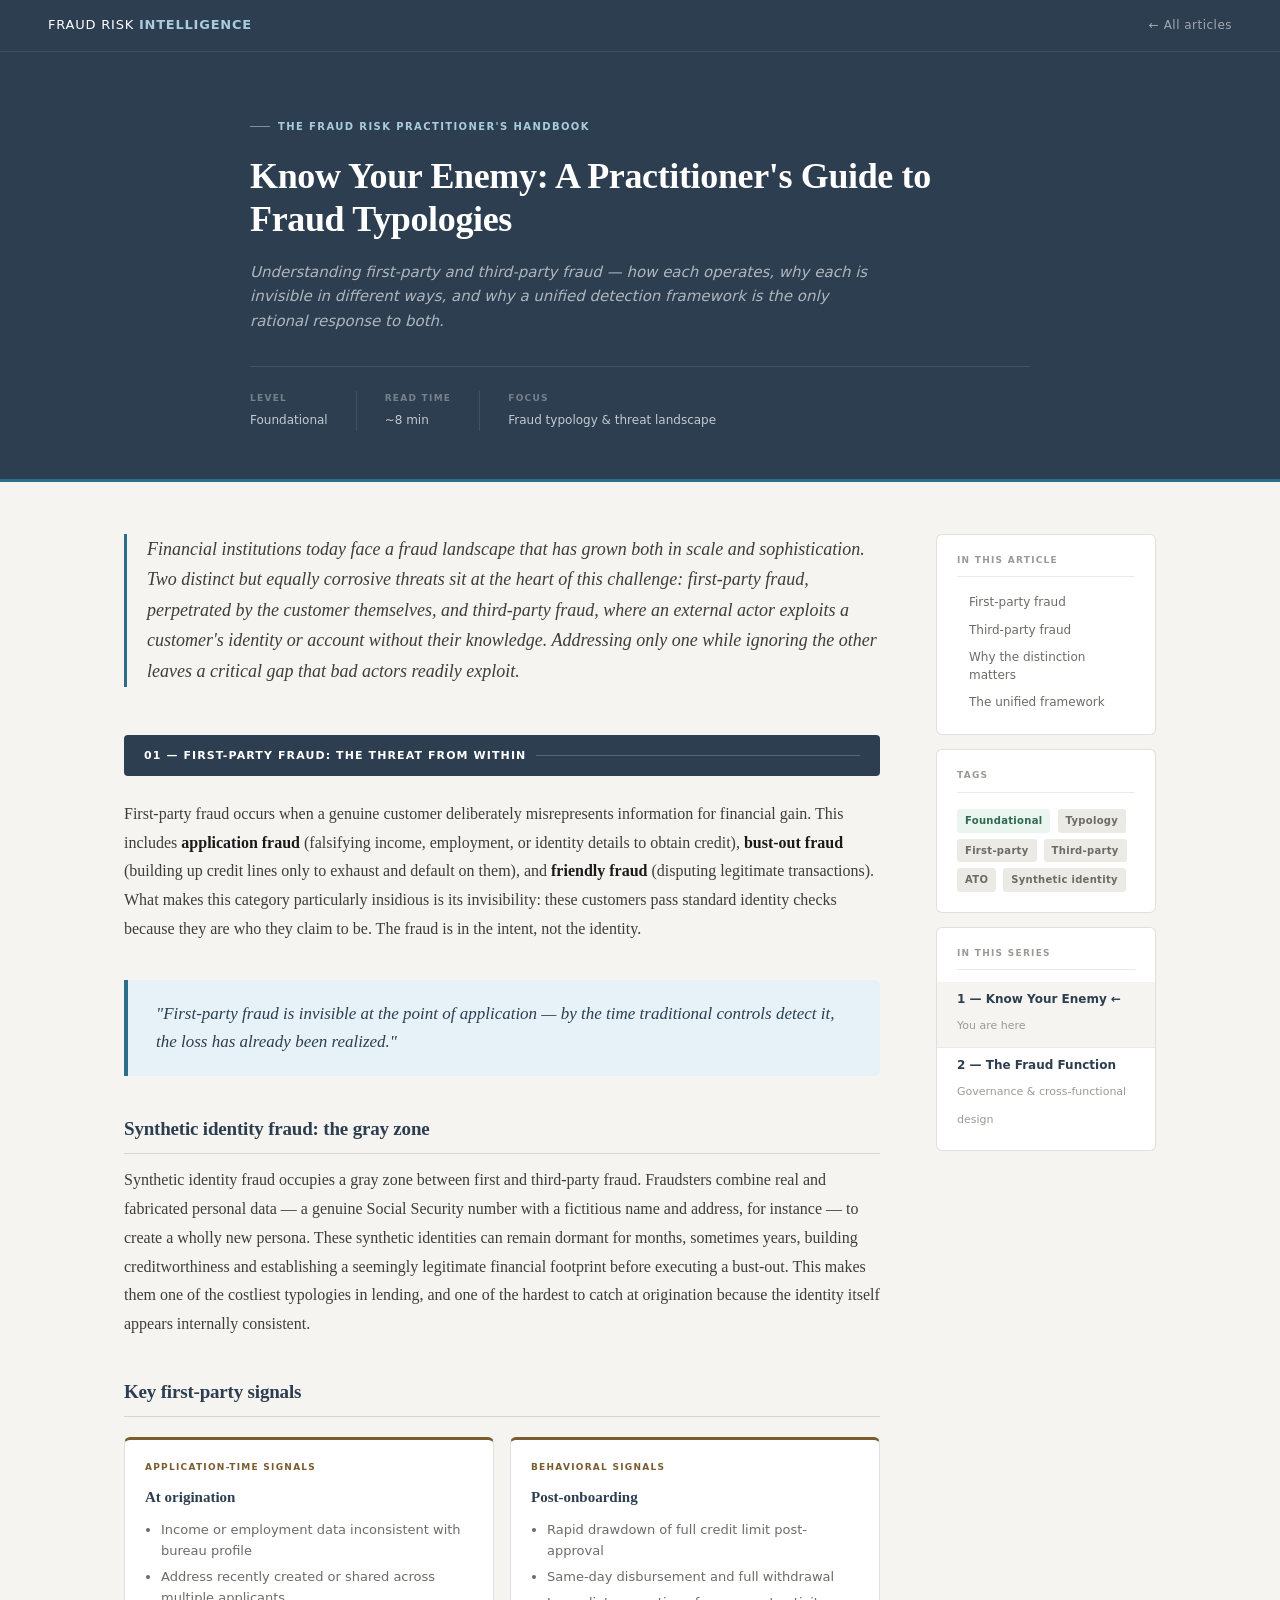
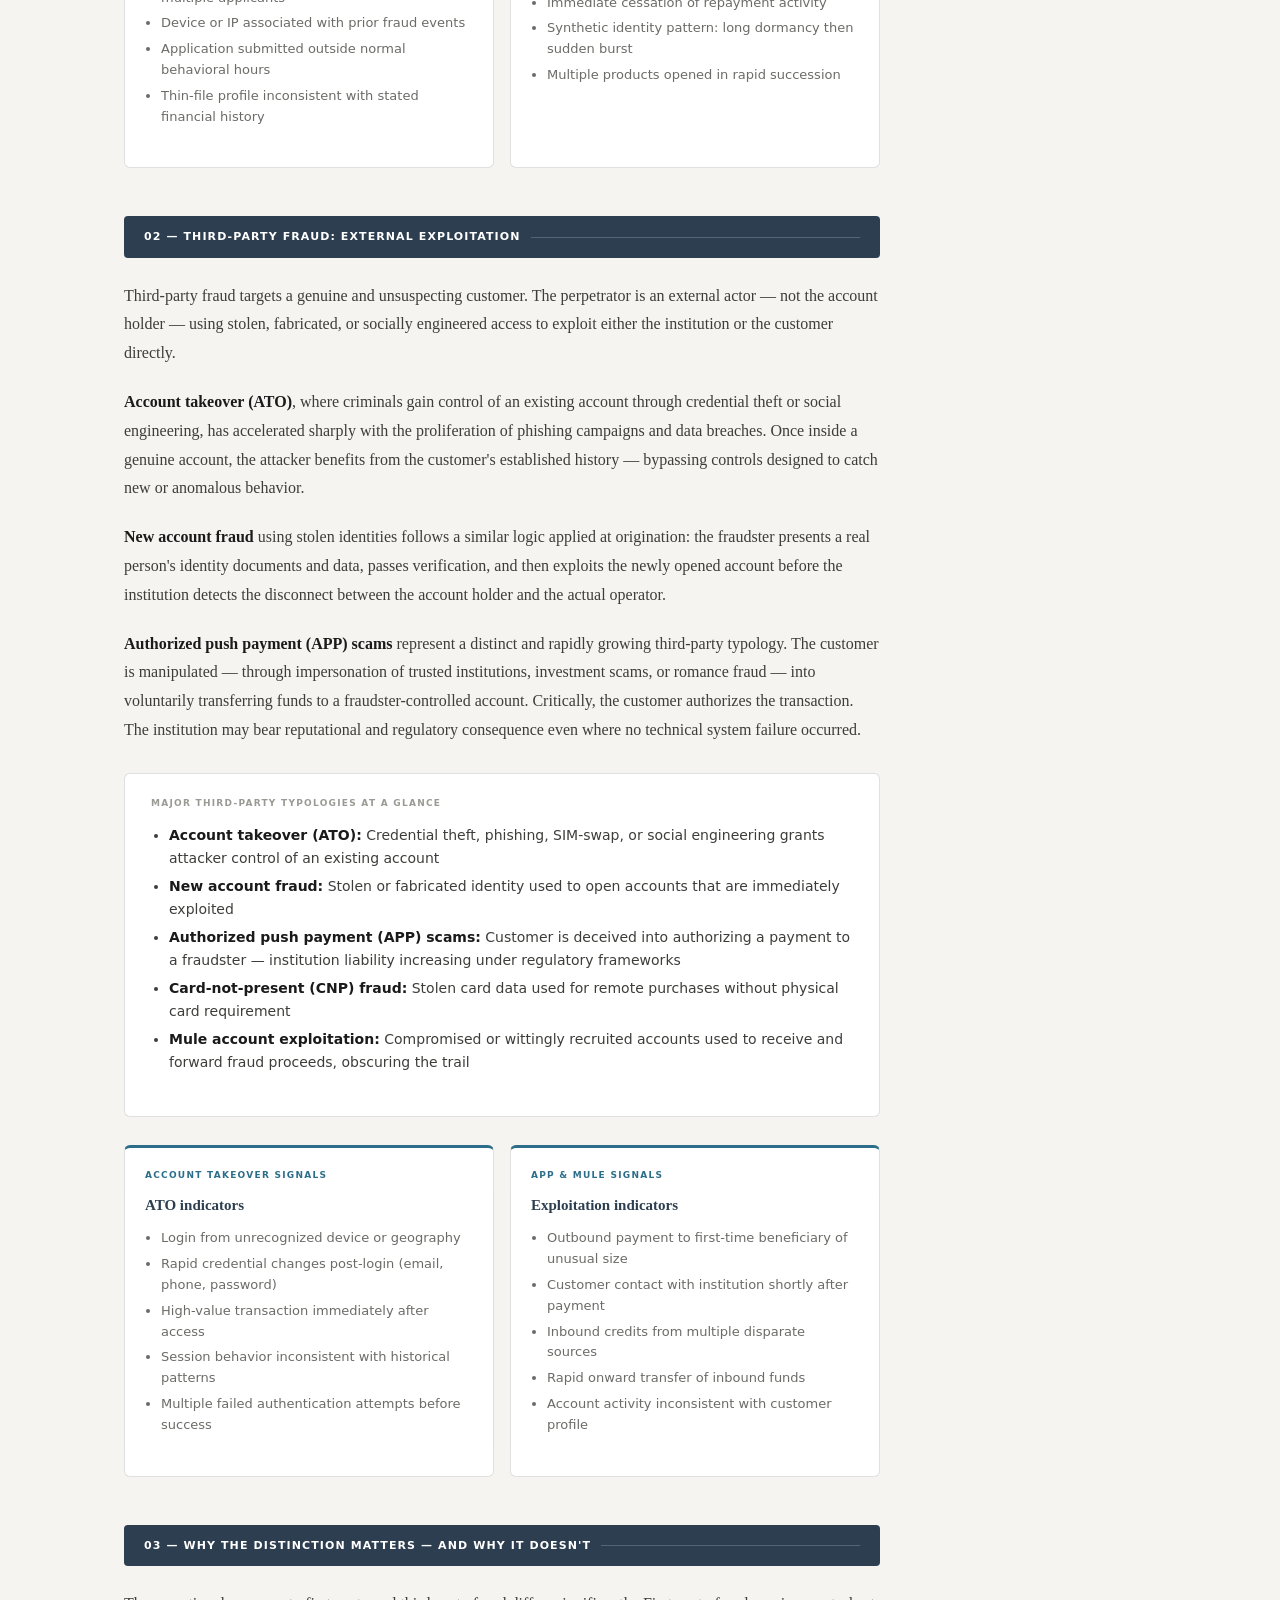
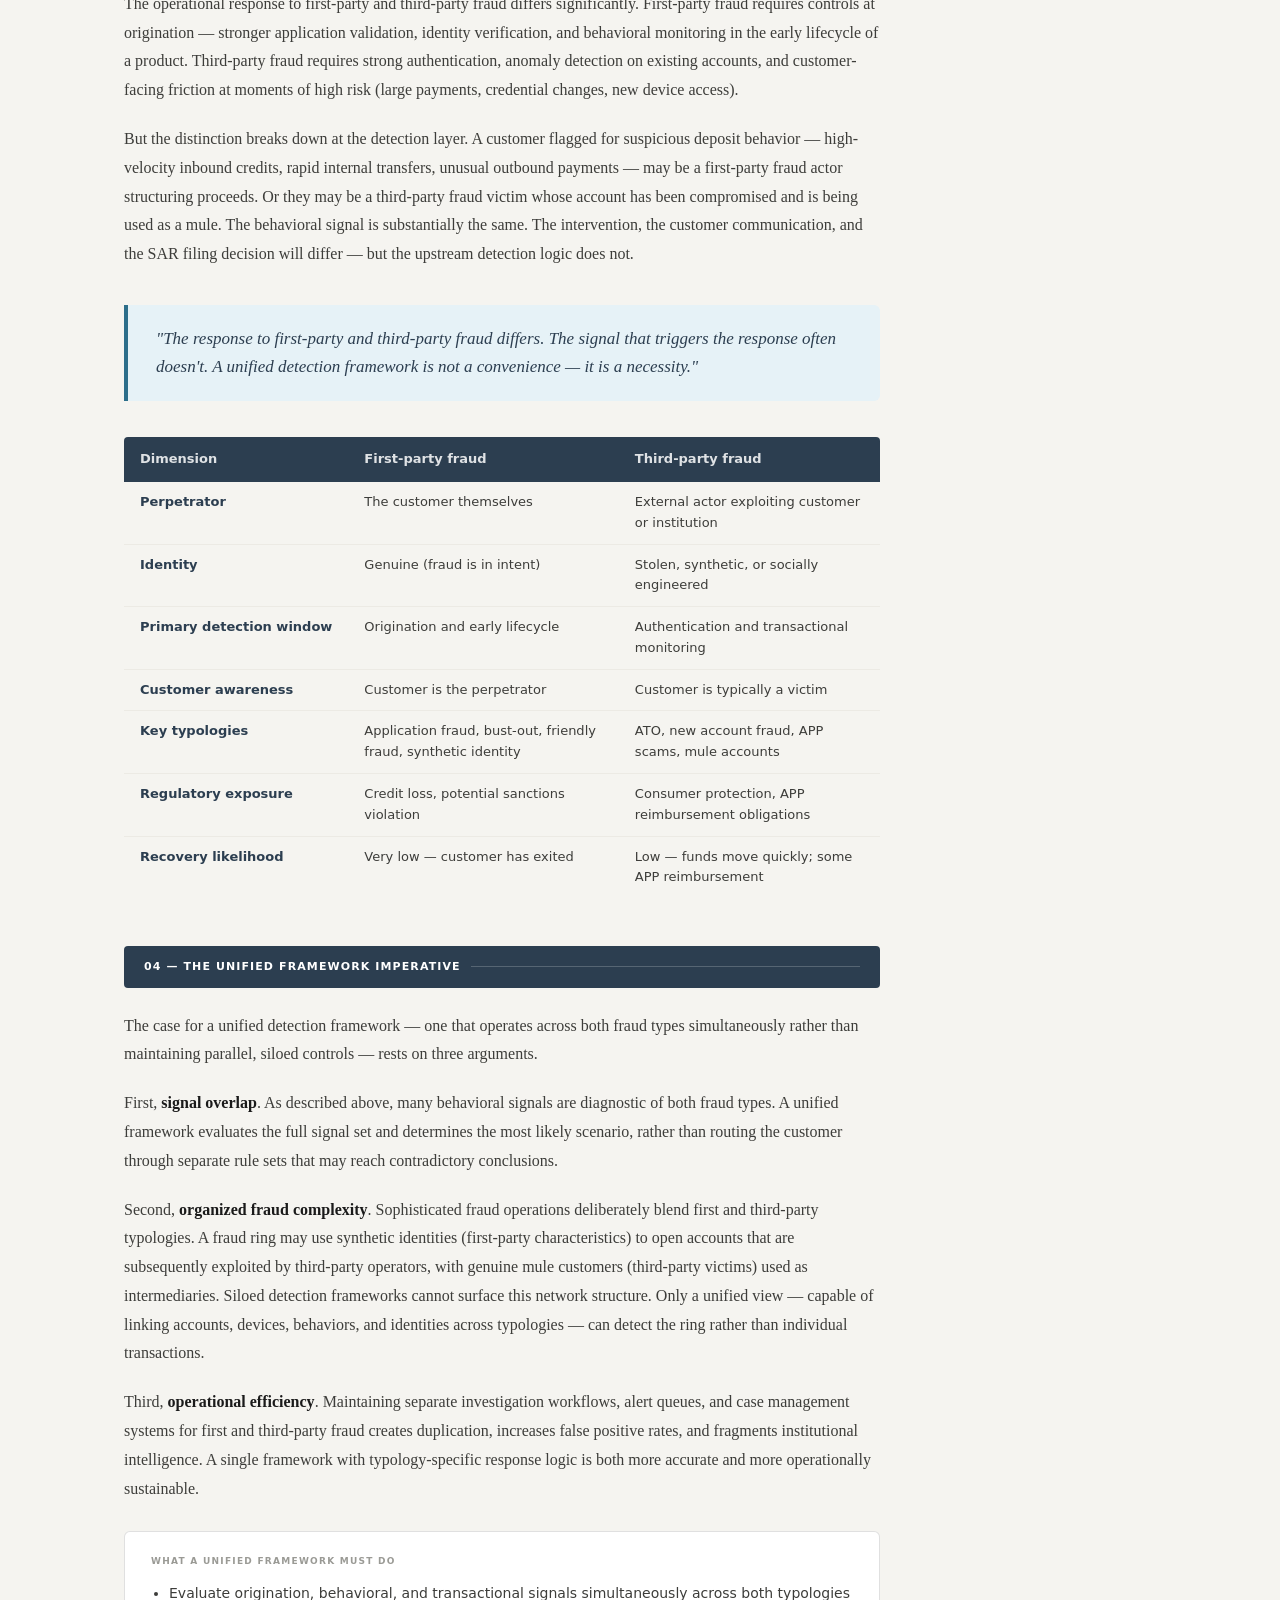
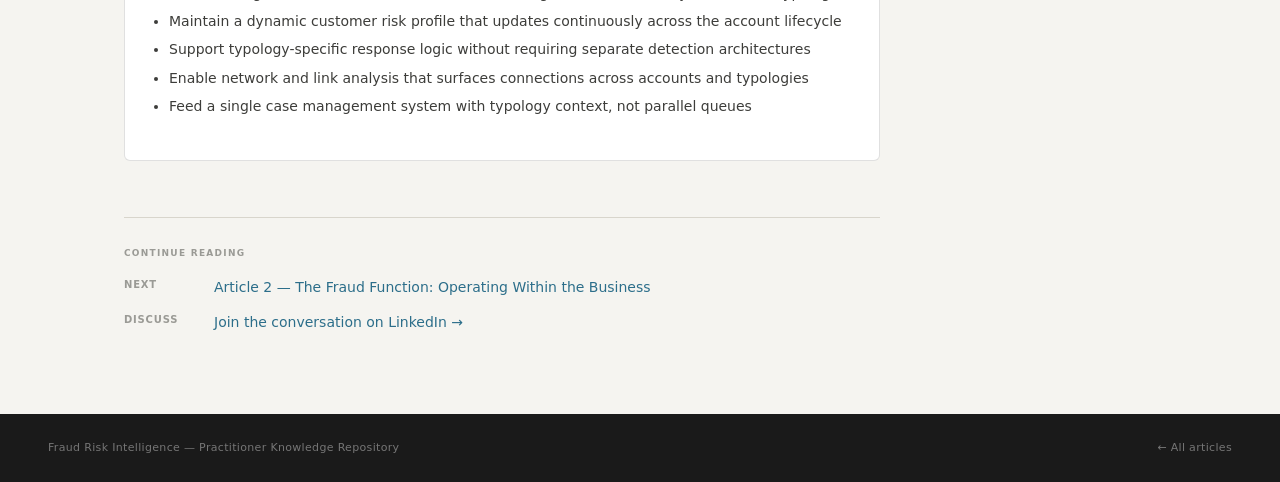
<file: assets/articles/fraud-typology.html>
<!DOCTYPE html>
<html lang="en">
<head>
<meta charset="UTF-8">
<meta name="viewport" content="width=device-width, initial-scale=1.0">
<title>Know Your Enemy: A Practitioner's Guide to Fraud Typologies — Fraud Risk Intelligence</title>
<style>
  :root {
    --ink:         #1A1A1A;
    --ink-mid:     #3D3D3A;
    --ink-muted:   #6B6B67;
    --ink-faint:   #9A9A95;
    --stone-50:    #F5F4F0;
    --stone-100:   #ECEAE4;
    --stone-200:   #D8D5CC;
    --stone-300:   #B8B5AB;
    --slate:       #2C3E50;
    --slate-light: #EBF0F5;
    --accent:      #2C6E8A;
    --accent-light:#E6F2F7;
    --accent-rule: #A8CCDA;
    --warm:        #7A5C2E;
    --warm-light:  #F5EFE4;
    --success:     #2D6A4F;
    --success-bg:  #EBF5F0;
    --border:      rgba(0,0,0,0.07);
    --border-mid:  rgba(0,0,0,0.12);
    --radius:      6px;
    --radius-sm:   4px;
  }
  * { box-sizing: border-box; margin: 0; padding: 0; }
  body { font-family: Georgia, "Times New Roman", serif; background: var(--stone-50); color: var(--ink); font-size: 16px; line-height: 1.75; }

  /* NAV */
  nav { background: var(--slate); padding: 0 48px; display: flex; align-items: center; justify-content: space-between; height: 52px; position: sticky; top: 0; z-index: 100; border-bottom: 1px solid rgba(255,255,255,0.08); }
  .nav-brand { color: #fff; font-size: 13px; font-weight: 400; letter-spacing: 0.06em; text-transform: uppercase; text-decoration: none; font-family: system-ui, sans-serif; }
  .nav-brand em { color: var(--accent-rule); font-style: normal; font-weight: 700; }
  .nav-back { color: rgba(255,255,255,0.55); font-size: 12px; text-decoration: none; font-family: system-ui, sans-serif; letter-spacing: 0.04em; transition: color 0.15s; }
  .nav-back:hover { color: rgba(255,255,255,0.9); }

  /* HEADER */
  .article-header { background: var(--slate); padding: 56px 48px 48px; border-bottom: 3px solid var(--accent); }
  .header-inner { max-width: 780px; margin: 0 auto; }
  .header-series { display: inline-flex; align-items: center; gap: 8px; font-family: system-ui, sans-serif; font-size: 10px; font-weight: 700; letter-spacing: 0.14em; text-transform: uppercase; color: var(--accent-rule); margin-bottom: 20px; }
  .header-series::before { content: ''; display: block; width: 20px; height: 1px; background: var(--accent-rule); opacity: 0.6; }
  .article-header h1 { font-family: Georgia, serif; font-size: clamp(24px, 3.5vw, 36px); font-weight: 700; line-height: 1.2; color: #fff; letter-spacing: -0.01em; margin-bottom: 18px; }
  .article-header .deck { font-family: system-ui, sans-serif; font-size: 15px; line-height: 1.65; color: rgba(255,255,255,0.62); max-width: 640px; margin-bottom: 32px; font-style: italic; }
  .header-meta { display: flex; gap: 0; border-top: 1px solid rgba(255,255,255,0.1); padding-top: 24px; font-family: system-ui, sans-serif; }
  .meta-item { display: flex; flex-direction: column; gap: 3px; padding-right: 28px; margin-right: 28px; border-right: 1px solid rgba(255,255,255,0.1); }
  .meta-item:last-child { border-right: none; padding-right: 0; margin-right: 0; }
  .meta-label { font-size: 9px; font-weight: 700; letter-spacing: 0.14em; text-transform: uppercase; color: rgba(255,255,255,0.35); }
  .meta-value { font-size: 12px; color: rgba(255,255,255,0.72); font-weight: 500; }

  /* LAYOUT */
  .page-layout { max-width: 1080px; margin: 0 auto; padding: 52px 24px 80px; display: grid; grid-template-columns: 1fr 220px; gap: 56px; align-items: start; }

  /* PROSE */
  .prose { min-width: 0; }
  .prose .lead { font-size: 18px; line-height: 1.7; color: var(--ink-mid); border-left: 3px solid var(--accent); padding-left: 20px; margin-bottom: 36px; font-style: italic; }
  .prose h2 { font-family: Georgia, serif; font-size: 19px; font-weight: 700; color: var(--slate); margin: 36px 0 12px; padding-bottom: 8px; border-bottom: 1px solid var(--stone-200); letter-spacing: -0.01em; }
  .prose p { font-size: 16px; line-height: 1.8; color: var(--ink-mid); margin-bottom: 20px; }
  .prose ul { padding-left: 22px; margin-bottom: 20px; }
  .prose li { font-size: 15px; line-height: 1.75; color: var(--ink-mid); margin-bottom: 7px; }
  .prose strong { font-weight: 700; color: var(--ink); }

  .section-rule { background: var(--slate); color: #fff; padding: 11px 20px; border-radius: var(--radius-sm); margin: 48px 0 24px; font-family: system-ui, sans-serif; font-size: 11px; font-weight: 700; letter-spacing: 0.1em; text-transform: uppercase; display: flex; align-items: center; gap: 10px; }
  .section-rule::after { content: ''; flex: 1; height: 1px; background: rgba(255,255,255,0.2); }

  .pullquote { margin: 36px 0; padding: 20px 28px; border-left: 4px solid var(--accent); background: var(--accent-light); border-radius: 0 var(--radius) var(--radius) 0; font-style: italic; font-size: 17px; line-height: 1.65; color: var(--slate); }

  .callout { background: #fff; border: 1px solid var(--border-mid); border-radius: var(--radius); padding: 22px 26px; margin: 28px 0; }
  .callout-label { font-family: system-ui, sans-serif; font-size: 9px; font-weight: 700; letter-spacing: 0.14em; text-transform: uppercase; color: var(--ink-faint); margin-bottom: 12px; }
  .callout ul { padding-left: 18px; }
  .callout li { font-family: system-ui, sans-serif; font-size: 14px; color: var(--ink-mid); margin-bottom: 5px; line-height: 1.65; }

  /* Typology comparison table */
  .type-table { width: 100%; border-collapse: collapse; margin: 24px 0 32px; font-family: system-ui, sans-serif; font-size: 13px; }
  .type-table th { background: var(--slate); color: rgba(255,255,255,0.85); font-weight: 600; padding: 11px 16px; text-align: left; }
  .type-table th:first-child { border-radius: var(--radius-sm) 0 0 0; }
  .type-table th:last-child  { border-radius: 0 var(--radius-sm) 0 0; }
  .type-table td { padding: 10px 16px; border-bottom: 1px solid var(--stone-100); color: var(--ink-mid); vertical-align: top; line-height: 1.6; }
  .type-table tr:last-child td { border-bottom: none; }
  .type-table tr:nth-child(even) td { background: var(--stone-50); }
  .type-table td:first-child { font-weight: 700; color: var(--slate); white-space: nowrap; }

  /* FPF / TPF signal cards */
  .signal-grid { display: grid; grid-template-columns: 1fr 1fr; gap: 16px; margin: 20px 0 32px; }
  .signal-card { background: #fff; border: 1px solid var(--border-mid); border-radius: var(--radius); padding: 20px; }
  .signal-card.fpf { border-top: 3px solid var(--warm); }
  .signal-card.tpf { border-top: 3px solid var(--accent); }
  .signal-card-label { font-family: system-ui, sans-serif; font-size: 9px; font-weight: 700; letter-spacing: 0.14em; text-transform: uppercase; margin-bottom: 8px; }
  .signal-card.fpf .signal-card-label { color: var(--warm); }
  .signal-card.tpf .signal-card-label { color: var(--accent); }
  .signal-card h4 { font-family: Georgia, serif; font-size: 15px; font-weight: 700; color: var(--slate); margin-bottom: 10px; }
  .signal-card ul { padding-left: 16px; }
  .signal-card li { font-family: system-ui, sans-serif; font-size: 13px; color: var(--ink-muted); margin-bottom: 5px; line-height: 1.6; }

  /* Article footer */
  .article-footer { margin-top: 56px; padding-top: 28px; border-top: 1px solid var(--stone-200); }
  .footer-label { font-family: system-ui, sans-serif; font-size: 9px; font-weight: 700; letter-spacing: 0.14em; text-transform: uppercase; color: var(--ink-faint); margin-bottom: 14px; }
  .footer-links { display: flex; flex-direction: column; gap: 10px; }
  .footer-link { display: flex; align-items: flex-start; gap: 10px; }
  .footer-link-label { font-family: system-ui, sans-serif; font-size: 10px; font-weight: 700; text-transform: uppercase; letter-spacing: 0.08em; color: var(--ink-faint); min-width: 80px; padding-top: 1px; }
  .footer-link-title { font-family: system-ui, sans-serif; font-size: 14px; color: var(--accent); font-weight: 500; text-decoration: none; }
  .footer-link-title:hover { text-decoration: underline; }

  /* SIDEBAR */
  .sidebar { position: sticky; top: 72px; font-family: system-ui, sans-serif; }
  .sidebar-block { background: #fff; border: 1px solid var(--border-mid); border-radius: var(--radius); padding: 18px 20px; margin-bottom: 14px; }
  .sidebar-block h4 { font-size: 9px; font-weight: 700; letter-spacing: 0.14em; text-transform: uppercase; color: var(--ink-faint); margin-bottom: 12px; padding-bottom: 8px; border-bottom: 1px solid var(--stone-100); }
  .toc-link { display: block; font-size: 12px; color: var(--ink-muted); text-decoration: none; padding: 5px 0 5px 10px; border-left: 2px solid transparent; line-height: 1.45; transition: all 0.15s; }
  .toc-link:hover { color: var(--accent); border-left-color: var(--accent-rule); }
  .toc-link.active { color: var(--accent); border-left-color: var(--accent); font-weight: 600; }
  .tag { display: inline-block; font-size: 10px; padding: 3px 8px; border-radius: 3px; font-weight: 600; margin: 2px 2px 2px 0; letter-spacing: 0.03em; }
  .tag-found  { background: var(--success-bg);   color: var(--success); }
  .tag-topic  { background: var(--stone-100);    color: var(--ink-muted); }
  .rel-link { display: block; text-decoration: none; padding: 9px 0; border-bottom: 1px solid var(--stone-100); }
  .rel-link:last-child { border-bottom: none; padding-bottom: 0; }
  .rel-link-title { font-size: 12px; font-weight: 600; color: var(--slate); display: block; margin-bottom: 2px; line-height: 1.4; }
  .rel-link-sub { font-size: 11px; color: var(--ink-faint); }
  .rel-link:hover .rel-link-title { color: var(--accent); }
  .current-article { background: var(--stone-50); margin: 0 -20px; padding: 9px 20px; }

  footer { background: var(--ink); color: rgba(255,255,255,0.4); padding: 24px 48px; font-size: 11px; font-family: system-ui, sans-serif; display: flex; justify-content: space-between; align-items: center; flex-wrap: wrap; gap: 12px; letter-spacing: 0.03em; }
  footer a { color: rgba(255,255,255,0.4); text-decoration: none; }
  footer a:hover { color: rgba(255,255,255,0.8); }

  @media (max-width: 740px) {
    nav { padding: 0 16px; } .article-header { padding: 36px 16px 32px; }
    .page-layout { grid-template-columns: 1fr; padding: 32px 16px 60px; }
    .sidebar { position: static; } .signal-grid { grid-template-columns: 1fr; }
    footer { padding: 20px 16px; }
  }
</style>
</head>
<body>

<nav>
  <a class="nav-brand" href="../index.html">Fraud Risk <em>Intelligence</em></a>
  <a class="nav-back" href="../index.html">← All articles</a>
</nav>

<div class="article-header">
  <div class="header-inner">
    <div class="header-series">The Fraud Risk Practitioner's Handbook</div>
    <h1>Know Your Enemy: A Practitioner's Guide to Fraud Typologies</h1>
    <p class="deck">Understanding first-party and third-party fraud — how each operates, why each is invisible in different ways, and why a unified detection framework is the only rational response to both.</p>
    <div class="header-meta">
      <div class="meta-item"><span class="meta-label">Level</span><span class="meta-value">Foundational</span></div>
      <div class="meta-item"><span class="meta-label">Read time</span><span class="meta-value">~8 min</span></div>
      <div class="meta-item"><span class="meta-label">Focus</span><span class="meta-value">Fraud typology &amp; threat landscape</span></div>
    </div>
  </div>
</div>

<div class="page-layout">
<article class="prose">

  <p class="lead">Financial institutions today face a fraud landscape that has grown both in scale and sophistication. Two distinct but equally corrosive threats sit at the heart of this challenge: first-party fraud, perpetrated by the customer themselves, and third-party fraud, where an external actor exploits a customer's identity or account without their knowledge. Addressing only one while ignoring the other leaves a critical gap that bad actors readily exploit.</p>

  <!-- S1 -->
  <div class="section-rule" id="s1">01 — First-party fraud: the threat from within</div>

  <p>First-party fraud occurs when a genuine customer deliberately misrepresents information for financial gain. This includes <strong>application fraud</strong> (falsifying income, employment, or identity details to obtain credit), <strong>bust-out fraud</strong> (building up credit lines only to exhaust and default on them), and <strong>friendly fraud</strong> (disputing legitimate transactions). What makes this category particularly insidious is its invisibility: these customers pass standard identity checks because they are who they claim to be. The fraud is in the intent, not the identity.</p>

  <div class="pullquote">"First-party fraud is invisible at the point of application — by the time traditional controls detect it, the loss has already been realized."</div>

  <h2>Synthetic identity fraud: the gray zone</h2>
  <p>Synthetic identity fraud occupies a gray zone between first and third-party fraud. Fraudsters combine real and fabricated personal data — a genuine Social Security number with a fictitious name and address, for instance — to create a wholly new persona. These synthetic identities can remain dormant for months, sometimes years, building creditworthiness and establishing a seemingly legitimate financial footprint before executing a bust-out. This makes them one of the costliest typologies in lending, and one of the hardest to catch at origination because the identity itself appears internally consistent.</p>

  <h2>Key first-party signals</h2>
  <div class="signal-grid">
    <div class="signal-card fpf">
      <div class="signal-card-label">Application-time signals</div>
      <h4>At origination</h4>
      <ul>
        <li>Income or employment data inconsistent with bureau profile</li>
        <li>Address recently created or shared across multiple applicants</li>
        <li>Device or IP associated with prior fraud events</li>
        <li>Application submitted outside normal behavioral hours</li>
        <li>Thin-file profile inconsistent with stated financial history</li>
      </ul>
    </div>
    <div class="signal-card fpf">
      <div class="signal-card-label">Behavioral signals</div>
      <h4>Post-onboarding</h4>
      <ul>
        <li>Rapid drawdown of full credit limit post-approval</li>
        <li>Same-day disbursement and full withdrawal</li>
        <li>Immediate cessation of repayment activity</li>
        <li>Synthetic identity pattern: long dormancy then sudden burst</li>
        <li>Multiple products opened in rapid succession</li>
      </ul>
    </div>
  </div>

  <!-- S2 -->
  <div class="section-rule" id="s2">02 — Third-party fraud: external exploitation</div>

  <p>Third-party fraud targets a genuine and unsuspecting customer. The perpetrator is an external actor — not the account holder — using stolen, fabricated, or socially engineered access to exploit either the institution or the customer directly.</p>

  <p><strong>Account takeover (ATO)</strong>, where criminals gain control of an existing account through credential theft or social engineering, has accelerated sharply with the proliferation of phishing campaigns and data breaches. Once inside a genuine account, the attacker benefits from the customer's established history — bypassing controls designed to catch new or anomalous behavior.</p>

  <p><strong>New account fraud</strong> using stolen identities follows a similar logic applied at origination: the fraudster presents a real person's identity documents and data, passes verification, and then exploits the newly opened account before the institution detects the disconnect between the account holder and the actual operator.</p>

  <p><strong>Authorized push payment (APP) scams</strong> represent a distinct and rapidly growing third-party typology. The customer is manipulated — through impersonation of trusted institutions, investment scams, or romance fraud — into voluntarily transferring funds to a fraudster-controlled account. Critically, the customer authorizes the transaction. The institution may bear reputational and regulatory consequence even where no technical system failure occurred.</p>

  <div class="callout">
    <div class="callout-label">Major third-party typologies at a glance</div>
    <ul>
      <li><strong>Account takeover (ATO):</strong> Credential theft, phishing, SIM-swap, or social engineering grants attacker control of an existing account</li>
      <li><strong>New account fraud:</strong> Stolen or fabricated identity used to open accounts that are immediately exploited</li>
      <li><strong>Authorized push payment (APP) scams:</strong> Customer is deceived into authorizing a payment to a fraudster — institution liability increasing under regulatory frameworks</li>
      <li><strong>Card-not-present (CNP) fraud:</strong> Stolen card data used for remote purchases without physical card requirement</li>
      <li><strong>Mule account exploitation:</strong> Compromised or wittingly recruited accounts used to receive and forward fraud proceeds, obscuring the trail</li>
    </ul>
  </div>

  <div class="signal-grid">
    <div class="signal-card tpf">
      <div class="signal-card-label">Account takeover signals</div>
      <h4>ATO indicators</h4>
      <ul>
        <li>Login from unrecognized device or geography</li>
        <li>Rapid credential changes post-login (email, phone, password)</li>
        <li>High-value transaction immediately after access</li>
        <li>Session behavior inconsistent with historical patterns</li>
        <li>Multiple failed authentication attempts before success</li>
      </ul>
    </div>
    <div class="signal-card tpf">
      <div class="signal-card-label">APP & mule signals</div>
      <h4>Exploitation indicators</h4>
      <ul>
        <li>Outbound payment to first-time beneficiary of unusual size</li>
        <li>Customer contact with institution shortly after payment</li>
        <li>Inbound credits from multiple disparate sources</li>
        <li>Rapid onward transfer of inbound funds</li>
        <li>Account activity inconsistent with customer profile</li>
      </ul>
    </div>
  </div>

  <!-- S3 -->
  <div class="section-rule" id="s3">03 — Why the distinction matters — and why it doesn't</div>

  <p>The operational response to first-party and third-party fraud differs significantly. First-party fraud requires controls at origination — stronger application validation, identity verification, and behavioral monitoring in the early lifecycle of a product. Third-party fraud requires strong authentication, anomaly detection on existing accounts, and customer-facing friction at moments of high risk (large payments, credential changes, new device access).</p>

  <p>But the distinction breaks down at the detection layer. A customer flagged for suspicious deposit behavior — high-velocity inbound credits, rapid internal transfers, unusual outbound payments — may be a first-party fraud actor structuring proceeds. Or they may be a third-party fraud victim whose account has been compromised and is being used as a mule. The behavioral signal is substantially the same. The intervention, the customer communication, and the SAR filing decision will differ — but the upstream detection logic does not.</p>

  <div class="pullquote">"The response to first-party and third-party fraud differs. The signal that triggers the response often doesn't. A unified detection framework is not a convenience — it is a necessity."</div>

  <table class="type-table">
    <thead>
      <tr><th>Dimension</th><th>First-party fraud</th><th>Third-party fraud</th></tr>
    </thead>
    <tbody>
      <tr><td>Perpetrator</td><td>The customer themselves</td><td>External actor exploiting customer or institution</td></tr>
      <tr><td>Identity</td><td>Genuine (fraud is in intent)</td><td>Stolen, synthetic, or socially engineered</td></tr>
      <tr><td>Primary detection window</td><td>Origination and early lifecycle</td><td>Authentication and transactional monitoring</td></tr>
      <tr><td>Customer awareness</td><td>Customer is the perpetrator</td><td>Customer is typically a victim</td></tr>
      <tr><td>Key typologies</td><td>Application fraud, bust-out, friendly fraud, synthetic identity</td><td>ATO, new account fraud, APP scams, mule accounts</td></tr>
      <tr><td>Regulatory exposure</td><td>Credit loss, potential sanctions violation</td><td>Consumer protection, APP reimbursement obligations</td></tr>
      <tr><td>Recovery likelihood</td><td>Very low — customer has exited</td><td>Low — funds move quickly; some APP reimbursement</td></tr>
    </tbody>
  </table>

  <!-- S4 -->
  <div class="section-rule" id="s4">04 — The unified framework imperative</div>

  <p>The case for a unified detection framework — one that operates across both fraud types simultaneously rather than maintaining parallel, siloed controls — rests on three arguments.</p>

  <p>First, <strong>signal overlap</strong>. As described above, many behavioral signals are diagnostic of both fraud types. A unified framework evaluates the full signal set and determines the most likely scenario, rather than routing the customer through separate rule sets that may reach contradictory conclusions.</p>

  <p>Second, <strong>organized fraud complexity</strong>. Sophisticated fraud operations deliberately blend first and third-party typologies. A fraud ring may use synthetic identities (first-party characteristics) to open accounts that are subsequently exploited by third-party operators, with genuine mule customers (third-party victims) used as intermediaries. Siloed detection frameworks cannot surface this network structure. Only a unified view — capable of linking accounts, devices, behaviors, and identities across typologies — can detect the ring rather than individual transactions.</p>

  <p>Third, <strong>operational efficiency</strong>. Maintaining separate investigation workflows, alert queues, and case management systems for first and third-party fraud creates duplication, increases false positive rates, and fragments institutional intelligence. A single framework with typology-specific response logic is both more accurate and more operationally sustainable.</p>

  <div class="callout">
    <div class="callout-label">What a unified framework must do</div>
    <ul>
      <li>Evaluate origination, behavioral, and transactional signals simultaneously across both typologies</li>
      <li>Maintain a dynamic customer risk profile that updates continuously across the account lifecycle</li>
      <li>Support typology-specific response logic without requiring separate detection architectures</li>
      <li>Enable network and link analysis that surfaces connections across accounts and typologies</li>
      <li>Feed a single case management system with typology context, not parallel queues</li>
    </ul>
  </div>

  <!-- ARTICLE FOOTER -->
  <div class="article-footer">
    <div class="footer-label">Continue reading</div>
    <div class="footer-links">
      <div class="footer-link">
        <span class="footer-link-label">Next</span>
        <a class="footer-link-title" href="./cross-functional.html">Article 2 — The Fraud Function: Operating Within the Business</a>
      </div>

      <!--
      <div class="footer-link">
        <span class="footer-link-label">Related</span>
        <a class="footer-link-title" href="./stopping-fraud.html">Stopping Fraud Before It Starts — upstream detection &amp; the false positive imperative</a>
      </div>-->
      <div class="footer-link">
        <span class="footer-link-label">Discuss</span>
        <a class="footer-link-title" href="https://linkedin.com/in/sai-krishna-v-lolla-bba01b13/">Join the conversation on LinkedIn →</a>
      </div>
    </div>
  </div>

</article>

<!-- SIDEBAR -->
<aside class="sidebar">
  <div class="sidebar-block">
    <h4>In this article</h4>
    <a class="toc-link" href="#s1">First-party fraud</a>
    <a class="toc-link" href="#s2">Third-party fraud</a>
    <a class="toc-link" href="#s3">Why the distinction matters</a>
    <a class="toc-link" href="#s4">The unified framework</a>
  </div>
  <div class="sidebar-block">
    <h4>Tags</h4>
    <span class="tag tag-found">Foundational</span>
    <span class="tag tag-topic">Typology</span>
    <span class="tag tag-topic">First-party</span>
    <span class="tag tag-topic">Third-party</span>
    <span class="tag tag-topic">ATO</span>
    <span class="tag tag-topic">Synthetic identity</span>
  </div>
  <div class="sidebar-block">
    <h4>In this series</h4>
    <div class="rel-link current-article">
      <span class="rel-link-title">1 — Know Your Enemy ←</span>
      <span class="rel-link-sub">You are here</span>
    </div>
    <a class="rel-link" href="./cross-functional.html">
      <span class="rel-link-title">2 — The Fraud Function</span>
      <span class="rel-link-sub">Governance &amp; cross-functional design</span>
    </a>

    <!--
    <a class="rel-link" href="./product-risk.html">
      <span class="rel-link-title">3 — Product Risk Profiles</span>
      <span class="rel-link-sub">Deposits, loans, cards</span>
    </a>
    <a class="rel-link" href="#">
      <span class="rel-link-title" style="color:var(--ink-faint)">4 — Technology Stack</span>
      <span class="rel-link-sub">Coming soon</span>
    </a>
    <a class="rel-link" href="./building-defenses.html">
      <span class="rel-link-title">5 — Building the Defense</span>
      <span class="rel-link-sub">Zero to continuous improvement</span>
    </a>
    -->
  </div>
  <!--
  <div class="sidebar-block">
    <h4>Standalone deep-dives</h4>
    <a class="rel-link" href="./stopping-fraud.html">
      <span class="rel-link-title">Stopping Fraud Before It Starts</span>
      <span class="rel-link-sub">Upstream detection</span>
    </a>
    <a class="rel-link" href="./deepfake-frontier.html">
      <span class="rel-link-title">The Deepfake Frontier</span>
      <span class="rel-link-sub">AI &amp; emerging threats</span>
    </a>
  </div>
  -->
</aside>
</div>

<footer>
  <span>Fraud Risk Intelligence — Practitioner Knowledge Repository</span>
  <a href="../index.html">← All articles</a>
</footer>

<script>
const tocLinks = document.querySelectorAll('.toc-link');
const sections = document.querySelectorAll('.section-rule[id]');
const observer = new IntersectionObserver(entries => {
  entries.forEach(e => {
    if (e.isIntersecting) {
      tocLinks.forEach(l => l.classList.remove('active'));
      const a = document.querySelector(`.toc-link[href="#${e.target.id}"]`);
      if (a) a.classList.add('active');
    }
  });
}, { rootMargin: '-15% 0px -75% 0px' });
sections.forEach(s => observer.observe(s));
</script>
</body>
</html>
</file>
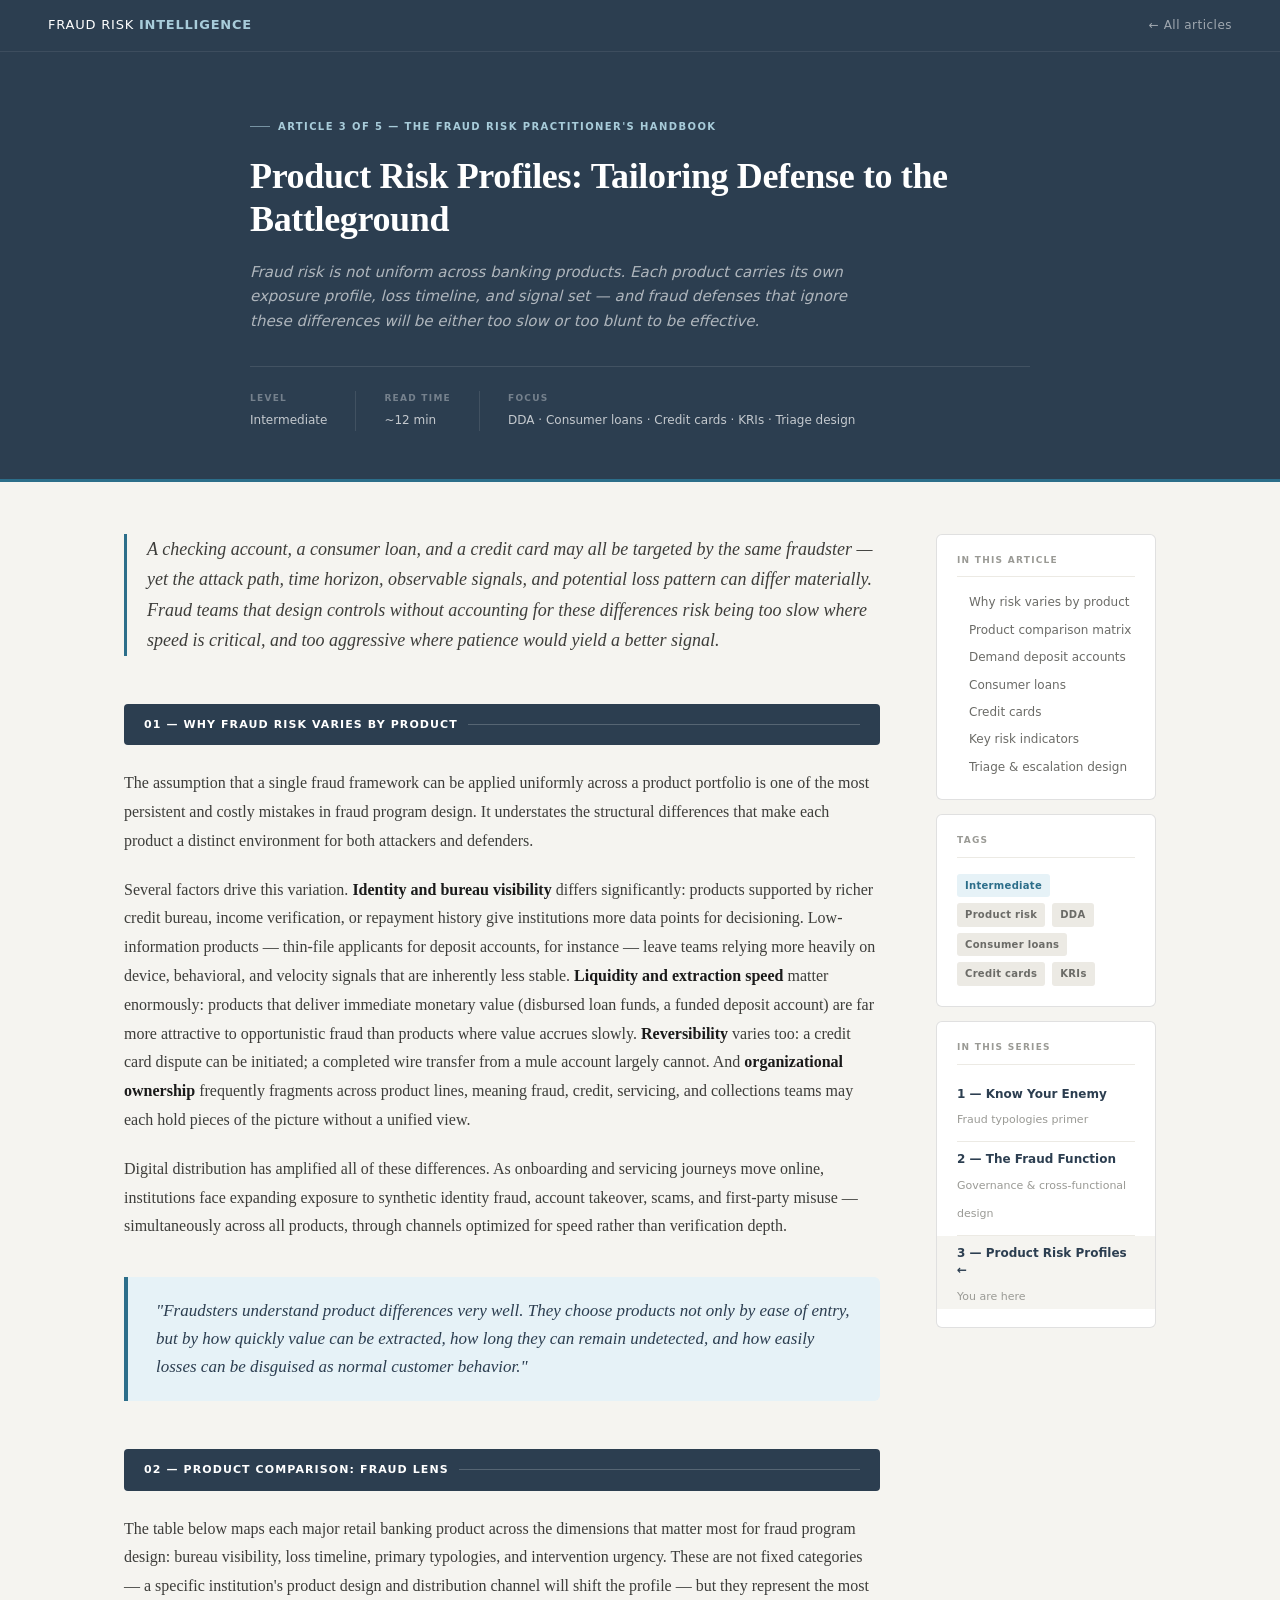
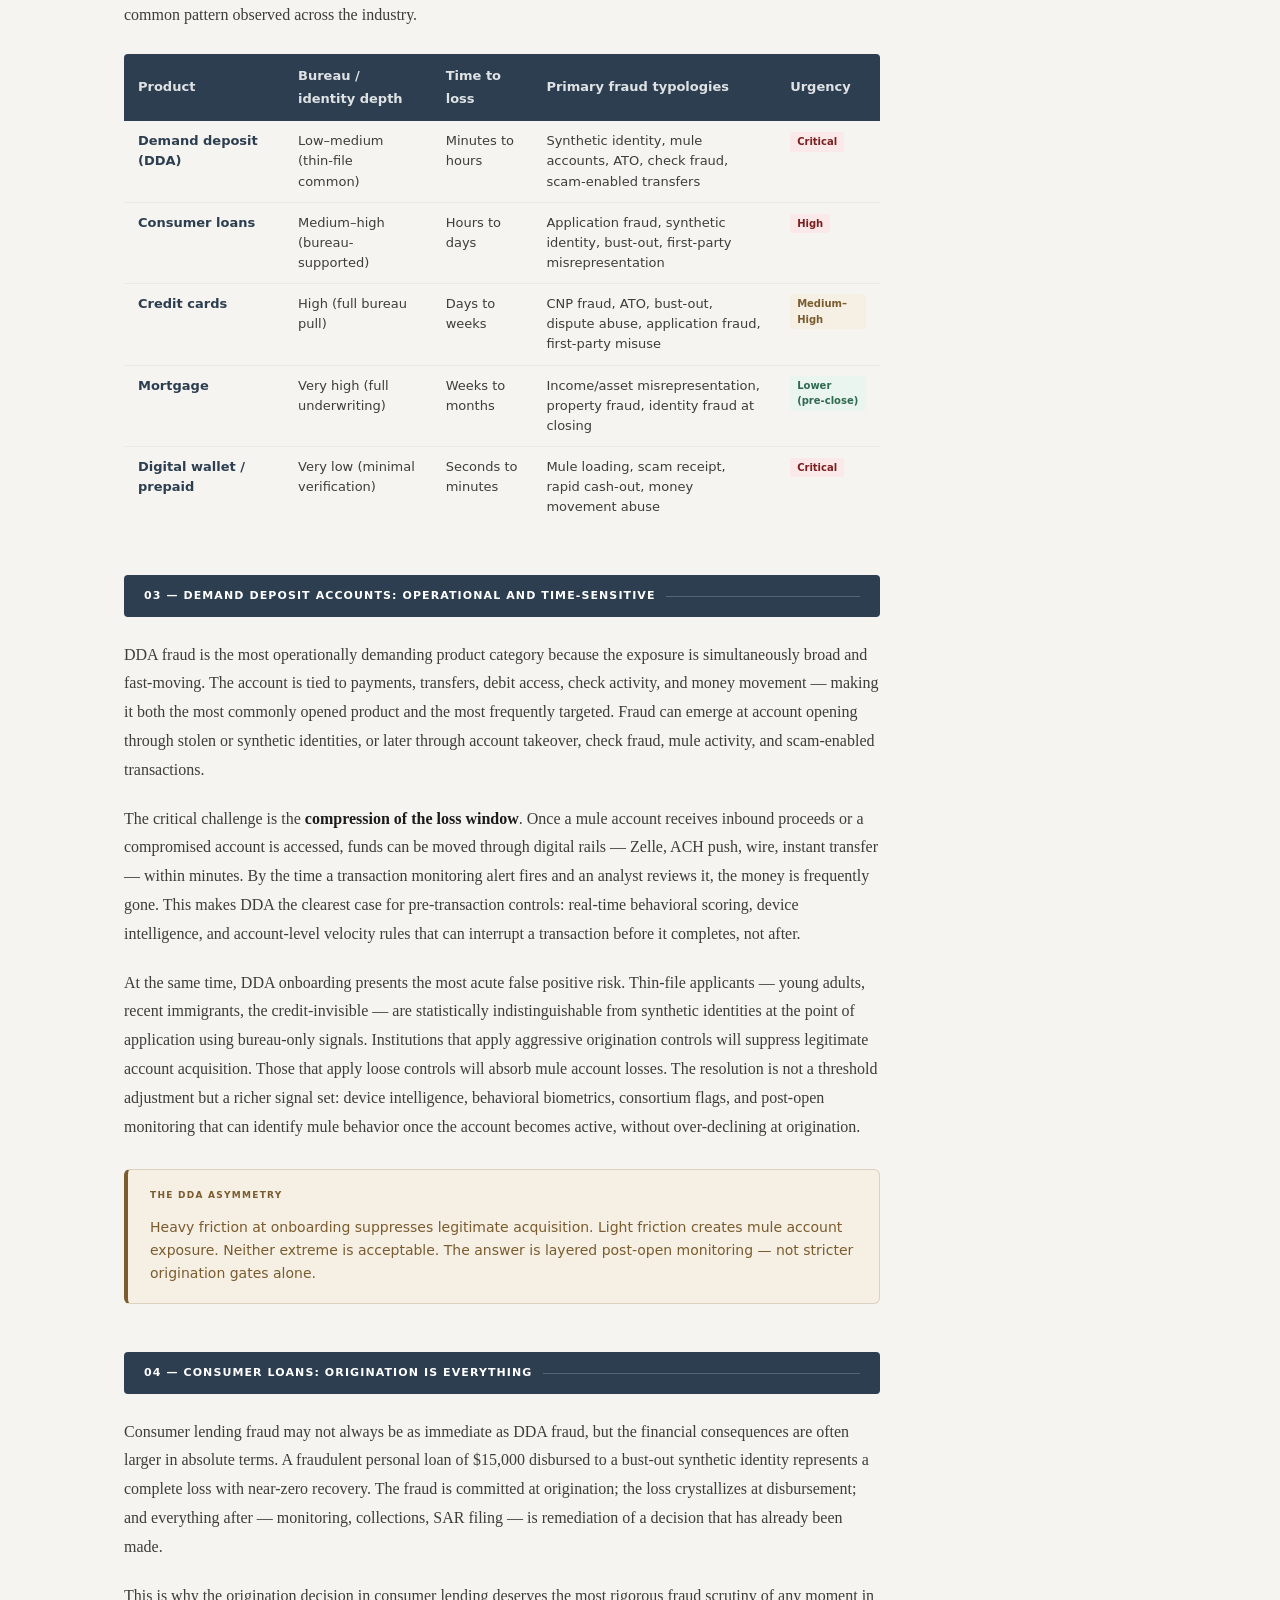
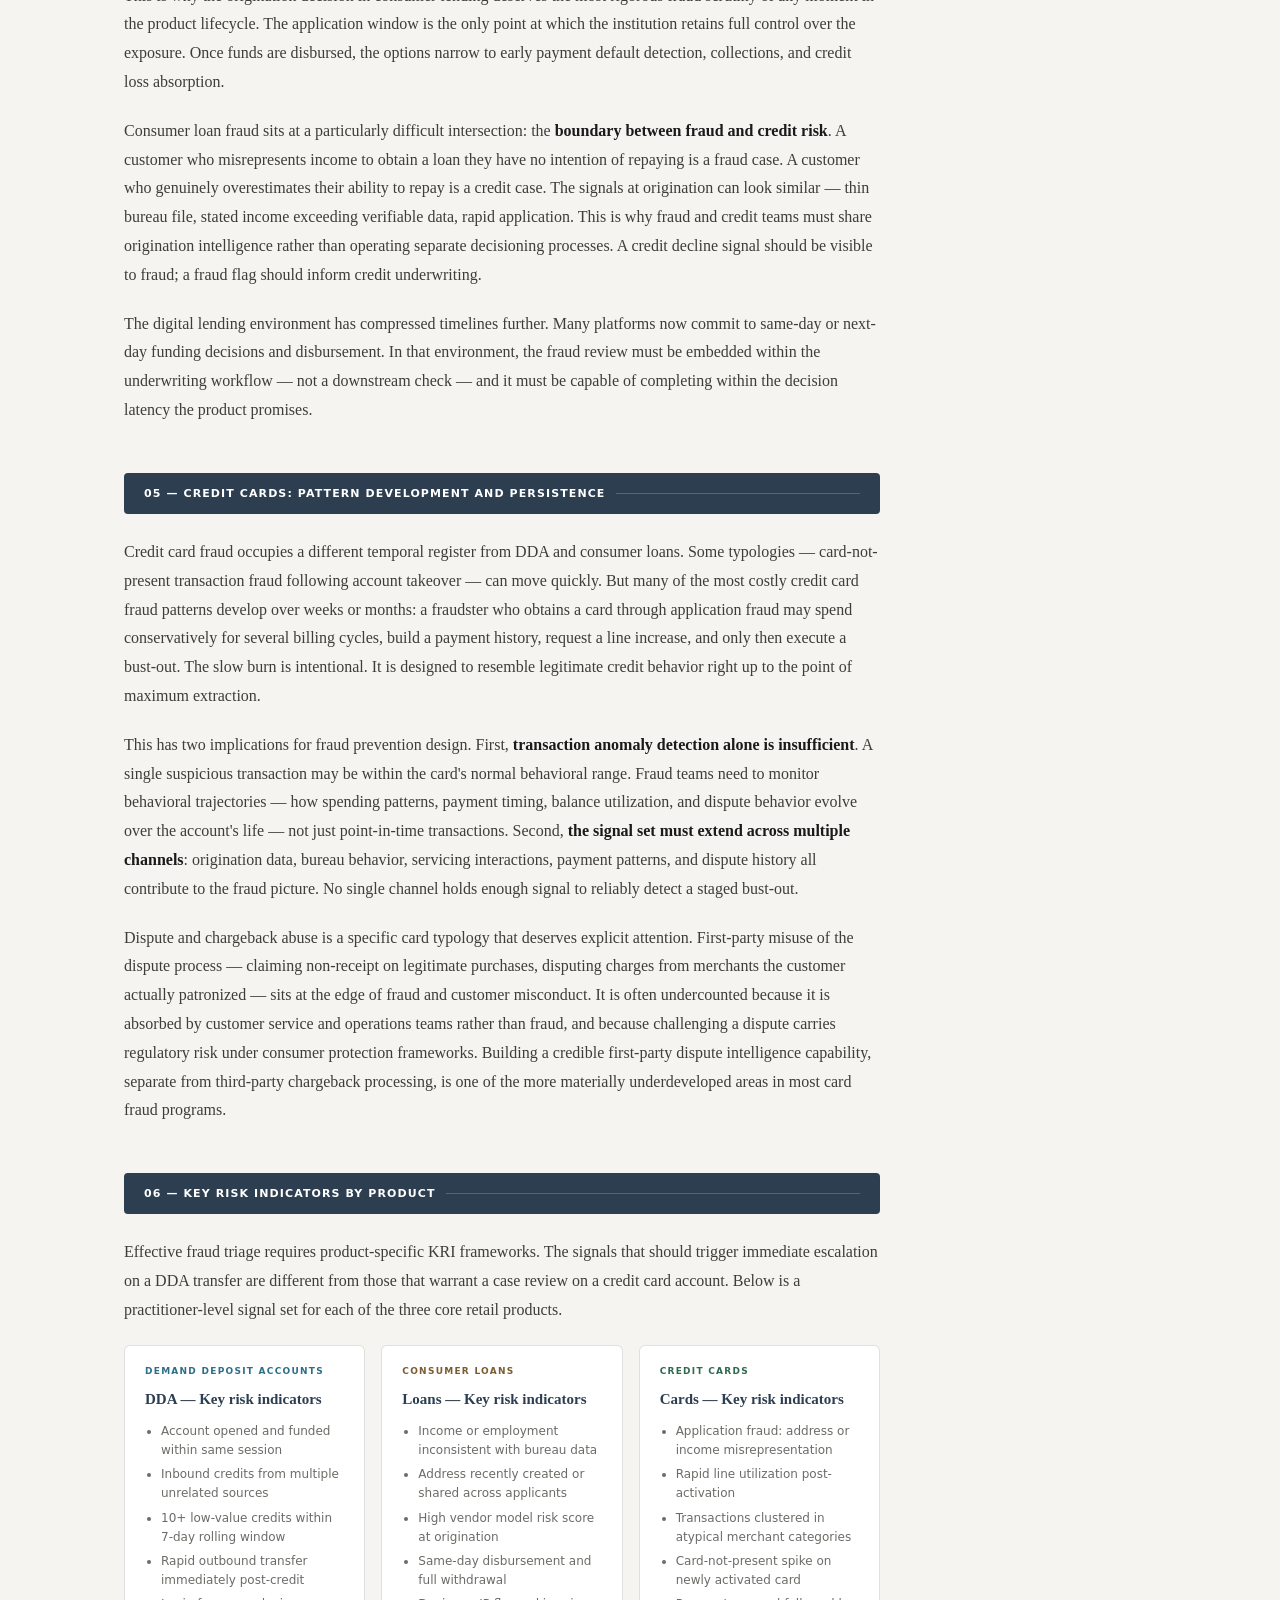
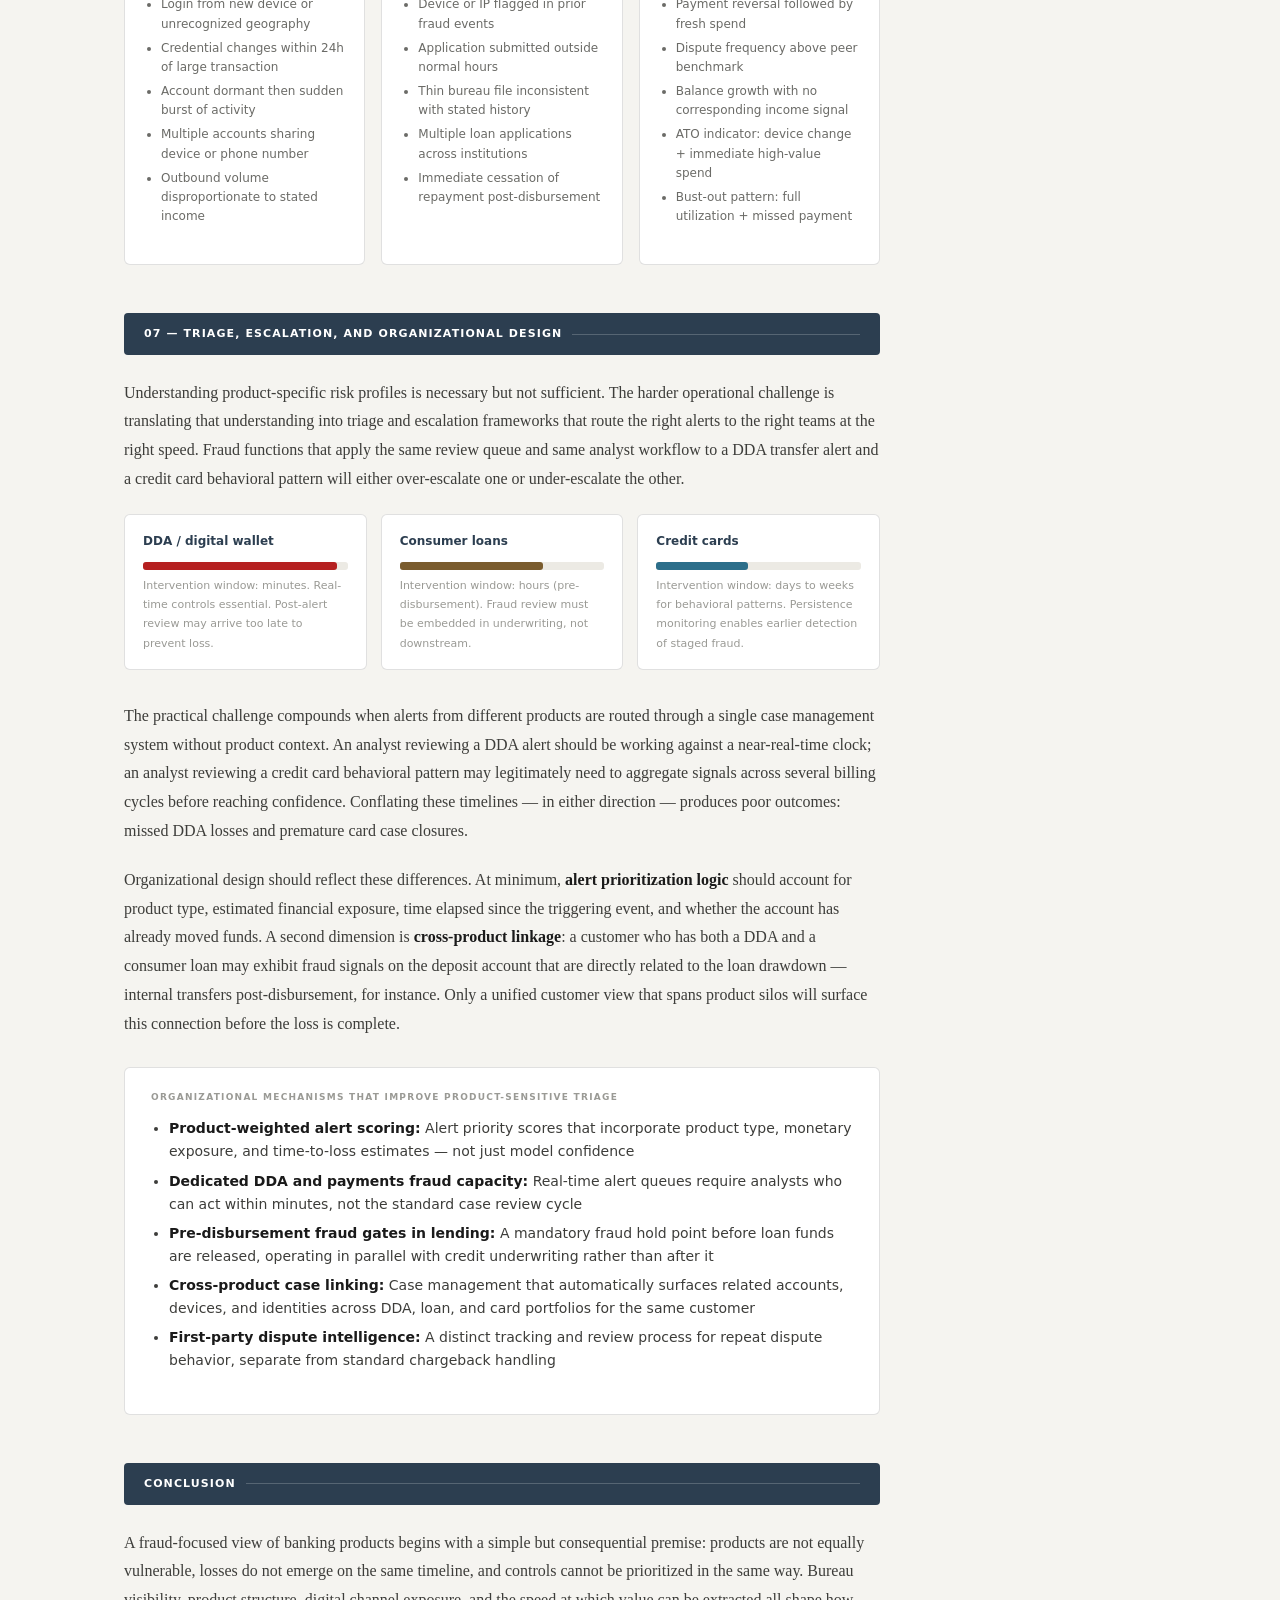
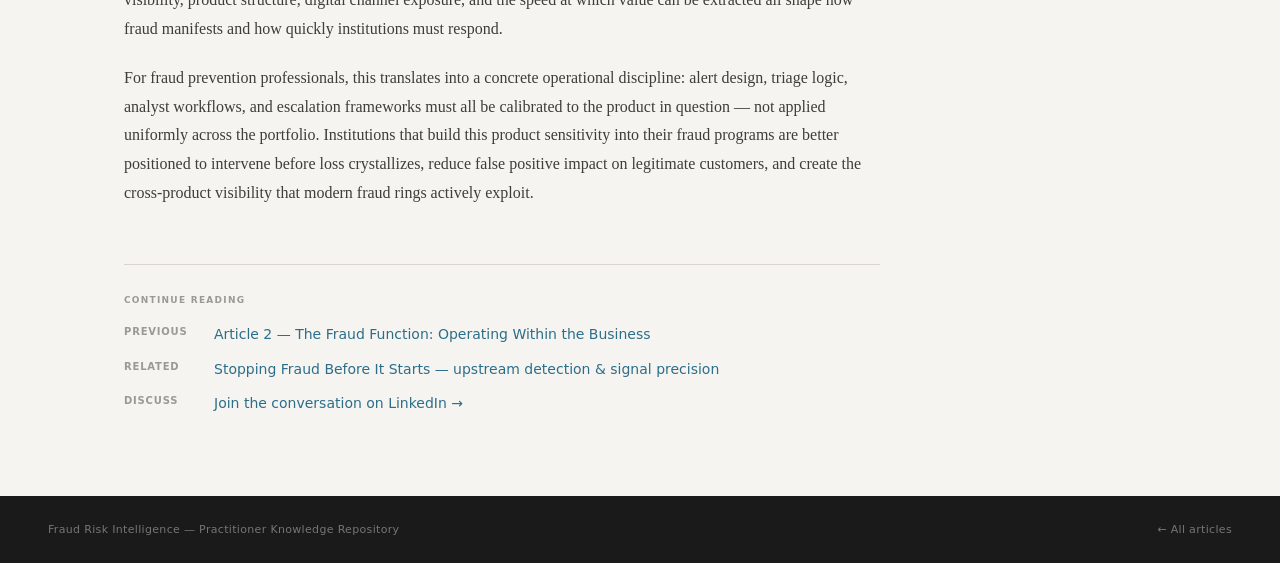
<file: assets/articles/product-risk.html>
<!DOCTYPE html>
<html lang="en">
<head>
<meta charset="UTF-8">
<meta name="viewport" content="width=device-width, initial-scale=1.0">
<title>Product Risk Profiles: Tailoring Defense to the Battleground — Fraud Risk Intelligence</title>
<style>
  :root {
    --ink:         #1A1A1A;
    --ink-mid:     #3D3D3A;
    --ink-muted:   #6B6B67;
    --ink-faint:   #9A9A95;
    --stone-50:    #F5F4F0;
    --stone-100:   #ECEAE4;
    --stone-200:   #D8D5CC;
    --stone-300:   #B8B5AB;
    --slate:       #2C3E50;
    --slate-light: #EBF0F5;
    --accent:      #2C6E8A;
    --accent-light:#E6F2F7;
    --accent-rule: #A8CCDA;
    --warm:        #7A5C2E;
    --warm-light:  #F5EFE4;
    --success:     #2D6A4F;
    --success-bg:  #EBF5F0;
    --border:      rgba(0,0,0,0.07);
    --border-mid:  rgba(0,0,0,0.12);
    --radius:      6px;
    --radius-sm:   4px;
  }
  * { box-sizing: border-box; margin: 0; padding: 0; }
  body { font-family: Georgia, "Times New Roman", serif; background: var(--stone-50); color: var(--ink); font-size: 16px; line-height: 1.75; }

  nav { background: var(--slate); padding: 0 48px; display: flex; align-items: center; justify-content: space-between; height: 52px; position: sticky; top: 0; z-index: 100; border-bottom: 1px solid rgba(255,255,255,0.08); }
  .nav-brand { color: #fff; font-size: 13px; font-weight: 400; letter-spacing: 0.06em; text-transform: uppercase; text-decoration: none; font-family: system-ui, sans-serif; }
  .nav-brand em { color: var(--accent-rule); font-style: normal; font-weight: 700; }
  .nav-back { color: rgba(255,255,255,0.55); font-size: 12px; text-decoration: none; font-family: system-ui, sans-serif; letter-spacing: 0.04em; transition: color 0.15s; }
  .nav-back:hover { color: rgba(255,255,255,0.9); }

  .article-header { background: var(--slate); padding: 56px 48px 48px; border-bottom: 3px solid var(--accent); }
  .header-inner { max-width: 780px; margin: 0 auto; }
  .header-series { display: inline-flex; align-items: center; gap: 8px; font-family: system-ui, sans-serif; font-size: 10px; font-weight: 700; letter-spacing: 0.14em; text-transform: uppercase; color: var(--accent-rule); margin-bottom: 20px; }
  .header-series::before { content: ''; display: block; width: 20px; height: 1px; background: var(--accent-rule); opacity: 0.6; }
  .article-header h1 { font-family: Georgia, serif; font-size: clamp(24px, 3.5vw, 36px); font-weight: 700; line-height: 1.2; color: #fff; letter-spacing: -0.01em; margin-bottom: 18px; }
  .article-header .deck { font-family: system-ui, sans-serif; font-size: 15px; line-height: 1.65; color: rgba(255,255,255,0.62); max-width: 640px; margin-bottom: 32px; font-style: italic; }
  .header-meta { display: flex; gap: 0; border-top: 1px solid rgba(255,255,255,0.1); padding-top: 24px; font-family: system-ui, sans-serif; }
  .meta-item { display: flex; flex-direction: column; gap: 3px; padding-right: 28px; margin-right: 28px; border-right: 1px solid rgba(255,255,255,0.1); }
  .meta-item:last-child { border-right: none; padding-right: 0; margin-right: 0; }
  .meta-label { font-size: 9px; font-weight: 700; letter-spacing: 0.14em; text-transform: uppercase; color: rgba(255,255,255,0.35); }
  .meta-value { font-size: 12px; color: rgba(255,255,255,0.72); font-weight: 500; }

  .page-layout { max-width: 1080px; margin: 0 auto; padding: 52px 24px 80px; display: grid; grid-template-columns: 1fr 220px; gap: 56px; align-items: start; }

  .prose { min-width: 0; }
  .prose .lead { font-size: 18px; line-height: 1.7; color: var(--ink-mid); border-left: 3px solid var(--accent); padding-left: 20px; margin-bottom: 36px; font-style: italic; }
  .prose h2 { font-family: Georgia, serif; font-size: 19px; font-weight: 700; color: var(--slate); margin: 36px 0 12px; padding-bottom: 8px; border-bottom: 1px solid var(--stone-200); letter-spacing: -0.01em; }
  .prose p { font-size: 16px; line-height: 1.8; color: var(--ink-mid); margin-bottom: 20px; }
  .prose ul { padding-left: 22px; margin-bottom: 20px; }
  .prose li { font-size: 15px; line-height: 1.75; color: var(--ink-mid); margin-bottom: 7px; }
  .prose strong { font-weight: 700; color: var(--ink); }

  .section-rule { background: var(--slate); color: #fff; padding: 11px 20px; border-radius: var(--radius-sm); margin: 48px 0 24px; font-family: system-ui, sans-serif; font-size: 11px; font-weight: 700; letter-spacing: 0.1em; text-transform: uppercase; display: flex; align-items: center; gap: 10px; }
  .section-rule::after { content: ''; flex: 1; height: 1px; background: rgba(255,255,255,0.2); }

  .pullquote { margin: 36px 0; padding: 20px 28px; border-left: 4px solid var(--accent); background: var(--accent-light); border-radius: 0 var(--radius) var(--radius) 0; font-style: italic; font-size: 17px; line-height: 1.65; color: var(--slate); }

  .callout { background: #fff; border: 1px solid var(--border-mid); border-radius: var(--radius); padding: 22px 26px; margin: 28px 0; }
  .callout-label { font-family: system-ui, sans-serif; font-size: 9px; font-weight: 700; letter-spacing: 0.14em; text-transform: uppercase; color: var(--ink-faint); margin-bottom: 12px; }
  .callout ul { padding-left: 18px; }
  .callout li { font-family: system-ui, sans-serif; font-size: 14px; color: var(--ink-mid); margin-bottom: 6px; line-height: 1.65; }

  .warning-callout { background: var(--warm-light); border: 1px solid rgba(122,92,46,0.2); border-left: 4px solid var(--warm); border-radius: var(--radius); padding: 18px 22px; margin: 28px 0; }
  .warning-callout .callout-label { color: var(--warm); }
  .warning-callout p { font-family: system-ui, sans-serif; font-size: 14px; color: var(--warm); line-height: 1.65; margin: 0; }

  /* Product comparison matrix */
  .product-matrix { width: 100%; border-collapse: collapse; margin: 24px 0 36px; font-family: system-ui, sans-serif; font-size: 13px; }
  .product-matrix th { background: var(--slate); color: rgba(255,255,255,0.85); font-weight: 600; padding: 11px 14px; text-align: left; }
  .product-matrix th:first-child { border-radius: var(--radius-sm) 0 0 0; width: 160px; }
  .product-matrix th:last-child  { border-radius: 0 var(--radius-sm) 0 0; }
  .product-matrix td { padding: 10px 14px; border-bottom: 1px solid var(--stone-100); color: var(--ink-mid); vertical-align: top; line-height: 1.55; }
  .product-matrix tr:last-child td { border-bottom: none; }
  .product-matrix tr:nth-child(even) td { background: var(--stone-50); }
  .product-matrix td:first-child { font-weight: 700; color: var(--slate); }
  .badge { display: inline-block; font-size: 10px; padding: 2px 7px; border-radius: 3px; font-weight: 700; }
  .badge-high   { background: #FBE9E9; color: #7A2020; }
  .badge-medium { background: var(--warm-light); color: var(--warm); }
  .badge-low    { background: var(--success-bg); color: var(--success); }

  /* KRI signal cards */
  .kri-grid { display: grid; grid-template-columns: repeat(3, 1fr); gap: 16px; margin: 20px 0 32px; }
  .kri-card { background: #fff; border: 1px solid var(--border-mid); border-radius: var(--radius); padding: 18px 20px; }
  .kri-card-eyebrow { font-family: system-ui, sans-serif; font-size: 9px; font-weight: 700; letter-spacing: 0.14em; text-transform: uppercase; margin-bottom: 6px; }
  .kri-card.dda  .kri-card-eyebrow { color: var(--accent); }
  .kri-card.loan .kri-card-eyebrow { color: var(--warm); }
  .kri-card.card .kri-card-eyebrow { color: var(--success); }
  .kri-card h4 { font-family: Georgia, serif; font-size: 15px; font-weight: 700; color: var(--slate); margin-bottom: 10px; }
  .kri-card ul { padding-left: 16px; }
  .kri-card li { font-family: system-ui, sans-serif; font-size: 12px; color: var(--ink-muted); margin-bottom: 5px; line-height: 1.6; }

  /* Timeline urgency bars */
  .urgency-grid { display: grid; grid-template-columns: repeat(3, 1fr); gap: 14px; margin: 20px 0 32px; }
  .urgency-card { background: #fff; border: 1px solid var(--border-mid); border-radius: var(--radius); padding: 16px 18px; }
  .urgency-card-title { font-family: system-ui, sans-serif; font-size: 12px; font-weight: 700; color: var(--slate); margin-bottom: 10px; }
  .urgency-bar-wrap { background: var(--stone-100); border-radius: 3px; height: 8px; margin-bottom: 6px; }
  .urgency-bar { height: 8px; border-radius: 3px; }
  .urgency-label { font-family: system-ui, sans-serif; font-size: 11px; color: var(--ink-faint); }
  .bar-critical { background: #B52020; width: 95%; }
  .bar-high     { background: var(--warm); width: 70%; }
  .bar-moderate { background: var(--accent); width: 45%; }

  /* Article footer */
  .article-footer { margin-top: 56px; padding-top: 28px; border-top: 1px solid var(--stone-200); }
  .footer-label { font-family: system-ui, sans-serif; font-size: 9px; font-weight: 700; letter-spacing: 0.14em; text-transform: uppercase; color: var(--ink-faint); margin-bottom: 14px; }
  .footer-links { display: flex; flex-direction: column; gap: 10px; }
  .footer-link { display: flex; align-items: flex-start; gap: 10px; }
  .footer-link-label { font-family: system-ui, sans-serif; font-size: 10px; font-weight: 700; text-transform: uppercase; letter-spacing: 0.08em; color: var(--ink-faint); min-width: 80px; padding-top: 1px; }
  .footer-link-title { font-family: system-ui, sans-serif; font-size: 14px; color: var(--accent); font-weight: 500; text-decoration: none; }
  .footer-link-title:hover { text-decoration: underline; }

  /* Sidebar */
  .sidebar { position: sticky; top: 72px; font-family: system-ui, sans-serif; }
  .sidebar-block { background: #fff; border: 1px solid var(--border-mid); border-radius: var(--radius); padding: 18px 20px; margin-bottom: 14px; }
  .sidebar-block h4 { font-size: 9px; font-weight: 700; letter-spacing: 0.14em; text-transform: uppercase; color: var(--ink-faint); margin-bottom: 12px; padding-bottom: 8px; border-bottom: 1px solid var(--stone-100); }
  .toc-link { display: block; font-size: 12px; color: var(--ink-muted); text-decoration: none; padding: 5px 0 5px 10px; border-left: 2px solid transparent; line-height: 1.45; transition: all 0.15s; }
  .toc-link:hover { color: var(--accent); border-left-color: var(--accent-rule); }
  .toc-link.active { color: var(--accent); border-left-color: var(--accent); font-weight: 600; }
  .tag { display: inline-block; font-size: 10px; padding: 3px 8px; border-radius: 3px; font-weight: 600; margin: 2px 2px 2px 0; letter-spacing: 0.03em; }
  .tag-int   { background: var(--accent-light); color: var(--accent); }
  .tag-topic { background: var(--stone-100);    color: var(--ink-muted); }
  .rel-link { display: block; text-decoration: none; padding: 9px 0; border-bottom: 1px solid var(--stone-100); }
  .rel-link:last-child { border-bottom: none; padding-bottom: 0; }
  .rel-link-title { font-size: 12px; font-weight: 600; color: var(--slate); display: block; margin-bottom: 2px; line-height: 1.4; }
  .rel-link-sub { font-size: 11px; color: var(--ink-faint); }
  .rel-link:hover .rel-link-title { color: var(--accent); }
  .current-article { background: var(--stone-50); margin: 0 -20px; padding: 9px 20px; }

  footer { background: var(--ink); color: rgba(255,255,255,0.4); padding: 24px 48px; font-size: 11px; font-family: system-ui, sans-serif; display: flex; justify-content: space-between; align-items: center; flex-wrap: wrap; gap: 12px; letter-spacing: 0.03em; }
  footer a { color: rgba(255,255,255,0.4); text-decoration: none; }
  footer a:hover { color: rgba(255,255,255,0.8); }

  @media (max-width: 740px) {
    nav { padding: 0 16px; } .article-header { padding: 36px 16px 32px; }
    .page-layout { grid-template-columns: 1fr; padding: 32px 16px 60px; }
    .sidebar { position: static; }
    .kri-grid, .urgency-grid { grid-template-columns: 1fr; }
    footer { padding: 20px 16px; }
  }
</style>
</head>
<body>

<nav>
  <a class="nav-brand" href="../index.html">Fraud Risk <em>Intelligence</em></a>
  <a class="nav-back" href="../index.html">← All articles</a>
</nav>

<div class="article-header">
  <div class="header-inner">
    <div class="header-series">Article 3 of 5 — The Fraud Risk Practitioner's Handbook</div>
    <h1>Product Risk Profiles: Tailoring Defense to the Battleground</h1>
    <p class="deck">Fraud risk is not uniform across banking products. Each product carries its own exposure profile, loss timeline, and signal set — and fraud defenses that ignore these differences will be either too slow or too blunt to be effective.</p>
    <div class="header-meta">
      <div class="meta-item"><span class="meta-label">Level</span><span class="meta-value">Intermediate</span></div>
      <div class="meta-item"><span class="meta-label">Read time</span><span class="meta-value">~12 min</span></div>
      <div class="meta-item"><span class="meta-label">Focus</span><span class="meta-value">DDA · Consumer loans · Credit cards · KRIs · Triage design</span></div>
    </div>
  </div>
</div>

<div class="page-layout">
<article class="prose">

  <p class="lead">A checking account, a consumer loan, and a credit card may all be targeted by the same fraudster — yet the attack path, time horizon, observable signals, and potential loss pattern can differ materially. Fraud teams that design controls without accounting for these differences risk being too slow where speed is critical, and too aggressive where patience would yield a better signal.</p>

  <!-- S1 -->
  <div class="section-rule" id="s1">01 — Why fraud risk varies by product</div>

  <p>The assumption that a single fraud framework can be applied uniformly across a product portfolio is one of the most persistent and costly mistakes in fraud program design. It understates the structural differences that make each product a distinct environment for both attackers and defenders.</p>

  <p>Several factors drive this variation. <strong>Identity and bureau visibility</strong> differs significantly: products supported by richer credit bureau, income verification, or repayment history give institutions more data points for decisioning. Low-information products — thin-file applicants for deposit accounts, for instance — leave teams relying more heavily on device, behavioral, and velocity signals that are inherently less stable. <strong>Liquidity and extraction speed</strong> matter enormously: products that deliver immediate monetary value (disbursed loan funds, a funded deposit account) are far more attractive to opportunistic fraud than products where value accrues slowly. <strong>Reversibility</strong> varies too: a credit card dispute can be initiated; a completed wire transfer from a mule account largely cannot. And <strong>organizational ownership</strong> frequently fragments across product lines, meaning fraud, credit, servicing, and collections teams may each hold pieces of the picture without a unified view.</p>

  <p>Digital distribution has amplified all of these differences. As onboarding and servicing journeys move online, institutions face expanding exposure to synthetic identity fraud, account takeover, scams, and first-party misuse — simultaneously across all products, through channels optimized for speed rather than verification depth.</p>

  <div class="pullquote">"Fraudsters understand product differences very well. They choose products not only by ease of entry, but by how quickly value can be extracted, how long they can remain undetected, and how easily losses can be disguised as normal customer behavior."</div>

  <!-- S2 -->
  <div class="section-rule" id="s2">02 — Product comparison: fraud lens</div>

  <p>The table below maps each major retail banking product across the dimensions that matter most for fraud program design: bureau visibility, loss timeline, primary typologies, and intervention urgency. These are not fixed categories — a specific institution's product design and distribution channel will shift the profile — but they represent the most common pattern observed across the industry.</p>

  <table class="product-matrix">
    <thead>
      <tr>
        <th>Product</th>
        <th>Bureau / identity depth</th>
        <th>Time to loss</th>
        <th>Primary fraud typologies</th>
        <th>Urgency</th>
      </tr>
    </thead>
    <tbody>
      <tr>
        <td>Demand deposit (DDA)</td>
        <td>Low–medium (thin-file common)</td>
        <td>Minutes to hours</td>
        <td>Synthetic identity, mule accounts, ATO, check fraud, scam-enabled transfers</td>
        <td><span class="badge badge-high">Critical</span></td>
      </tr>
      <tr>
        <td>Consumer loans</td>
        <td>Medium–high (bureau-supported)</td>
        <td>Hours to days</td>
        <td>Application fraud, synthetic identity, bust-out, first-party misrepresentation</td>
        <td><span class="badge badge-high">High</span></td>
      </tr>
      <tr>
        <td>Credit cards</td>
        <td>High (full bureau pull)</td>
        <td>Days to weeks</td>
        <td>CNP fraud, ATO, bust-out, dispute abuse, application fraud, first-party misuse</td>
        <td><span class="badge badge-medium">Medium–High</span></td>
      </tr>
      <tr>
        <td>Mortgage</td>
        <td>Very high (full underwriting)</td>
        <td>Weeks to months</td>
        <td>Income/asset misrepresentation, property fraud, identity fraud at closing</td>
        <td><span class="badge badge-low">Lower (pre-close)</span></td>
      </tr>
      <tr>
        <td>Digital wallet / prepaid</td>
        <td>Very low (minimal verification)</td>
        <td>Seconds to minutes</td>
        <td>Mule loading, scam receipt, rapid cash-out, money movement abuse</td>
        <td><span class="badge badge-high">Critical</span></td>
      </tr>
    </tbody>
  </table>

  <!-- S3 -->
  <div class="section-rule" id="s3">03 — Demand deposit accounts: operational and time-sensitive</div>

  <p>DDA fraud is the most operationally demanding product category because the exposure is simultaneously broad and fast-moving. The account is tied to payments, transfers, debit access, check activity, and money movement — making it both the most commonly opened product and the most frequently targeted. Fraud can emerge at account opening through stolen or synthetic identities, or later through account takeover, check fraud, mule activity, and scam-enabled transactions.</p>

  <p>The critical challenge is the <strong>compression of the loss window</strong>. Once a mule account receives inbound proceeds or a compromised account is accessed, funds can be moved through digital rails — Zelle, ACH push, wire, instant transfer — within minutes. By the time a transaction monitoring alert fires and an analyst reviews it, the money is frequently gone. This makes DDA the clearest case for pre-transaction controls: real-time behavioral scoring, device intelligence, and account-level velocity rules that can interrupt a transaction before it completes, not after.</p>

  <p>At the same time, DDA onboarding presents the most acute false positive risk. Thin-file applicants — young adults, recent immigrants, the credit-invisible — are statistically indistinguishable from synthetic identities at the point of application using bureau-only signals. Institutions that apply aggressive origination controls will suppress legitimate account acquisition. Those that apply loose controls will absorb mule account losses. The resolution is not a threshold adjustment but a richer signal set: device intelligence, behavioral biometrics, consortium flags, and post-open monitoring that can identify mule behavior once the account becomes active, without over-declining at origination.</p>

  <div class="warning-callout">
    <div class="callout-label">The DDA asymmetry</div>
    <p>Heavy friction at onboarding suppresses legitimate acquisition. Light friction creates mule account exposure. Neither extreme is acceptable. The answer is layered post-open monitoring — not stricter origination gates alone.</p>
  </div>

  <!-- S4 -->
  <div class="section-rule" id="s4">04 — Consumer loans: origination is everything</div>

  <p>Consumer lending fraud may not always be as immediate as DDA fraud, but the financial consequences are often larger in absolute terms. A fraudulent personal loan of $15,000 disbursed to a bust-out synthetic identity represents a complete loss with near-zero recovery. The fraud is committed at origination; the loss crystallizes at disbursement; and everything after — monitoring, collections, SAR filing — is remediation of a decision that has already been made.</p>

  <p>This is why the origination decision in consumer lending deserves the most rigorous fraud scrutiny of any moment in the product lifecycle. The application window is the only point at which the institution retains full control over the exposure. Once funds are disbursed, the options narrow to early payment default detection, collections, and credit loss absorption.</p>

  <p>Consumer loan fraud sits at a particularly difficult intersection: the <strong>boundary between fraud and credit risk</strong>. A customer who misrepresents income to obtain a loan they have no intention of repaying is a fraud case. A customer who genuinely overestimates their ability to repay is a credit case. The signals at origination can look similar — thin bureau file, stated income exceeding verifiable data, rapid application. This is why fraud and credit teams must share origination intelligence rather than operating separate decisioning processes. A credit decline signal should be visible to fraud; a fraud flag should inform credit underwriting.</p>

  <p>The digital lending environment has compressed timelines further. Many platforms now commit to same-day or next-day funding decisions and disbursement. In that environment, the fraud review must be embedded within the underwriting workflow — not a downstream check — and it must be capable of completing within the decision latency the product promises.</p>

  <!-- S5 -->
  <div class="section-rule" id="s5">05 — Credit cards: pattern development and persistence</div>

  <p>Credit card fraud occupies a different temporal register from DDA and consumer loans. Some typologies — card-not-present transaction fraud following account takeover — can move quickly. But many of the most costly credit card fraud patterns develop over weeks or months: a fraudster who obtains a card through application fraud may spend conservatively for several billing cycles, build a payment history, request a line increase, and only then execute a bust-out. The slow burn is intentional. It is designed to resemble legitimate credit behavior right up to the point of maximum extraction.</p>

  <p>This has two implications for fraud prevention design. First, <strong>transaction anomaly detection alone is insufficient</strong>. A single suspicious transaction may be within the card's normal behavioral range. Fraud teams need to monitor behavioral trajectories — how spending patterns, payment timing, balance utilization, and dispute behavior evolve over the account's life — not just point-in-time transactions. Second, <strong>the signal set must extend across multiple channels</strong>: origination data, bureau behavior, servicing interactions, payment patterns, and dispute history all contribute to the fraud picture. No single channel holds enough signal to reliably detect a staged bust-out.</p>

  <p>Dispute and chargeback abuse is a specific card typology that deserves explicit attention. First-party misuse of the dispute process — claiming non-receipt on legitimate purchases, disputing charges from merchants the customer actually patronized — sits at the edge of fraud and customer misconduct. It is often undercounted because it is absorbed by customer service and operations teams rather than fraud, and because challenging a dispute carries regulatory risk under consumer protection frameworks. Building a credible first-party dispute intelligence capability, separate from third-party chargeback processing, is one of the more materially underdeveloped areas in most card fraud programs.</p>

  <!-- S6 -->
  <div class="section-rule" id="s6">06 — Key risk indicators by product</div>

  <p>Effective fraud triage requires product-specific KRI frameworks. The signals that should trigger immediate escalation on a DDA transfer are different from those that warrant a case review on a credit card account. Below is a practitioner-level signal set for each of the three core retail products.</p>

  <div class="kri-grid">
    <div class="kri-card dda">
      <div class="kri-card-eyebrow">Demand deposit accounts</div>
      <h4>DDA — Key risk indicators</h4>
      <ul>
        <li>Account opened and funded within same session</li>
        <li>Inbound credits from multiple unrelated sources</li>
        <li>10+ low-value credits within 7-day rolling window</li>
        <li>Rapid outbound transfer immediately post-credit</li>
        <li>Login from new device or unrecognized geography</li>
        <li>Credential changes within 24h of large transaction</li>
        <li>Account dormant then sudden burst of activity</li>
        <li>Multiple accounts sharing device or phone number</li>
        <li>Outbound volume disproportionate to stated income</li>
      </ul>
    </div>
    <div class="kri-card loan">
      <div class="kri-card-eyebrow">Consumer loans</div>
      <h4>Loans — Key risk indicators</h4>
      <ul>
        <li>Income or employment inconsistent with bureau data</li>
        <li>Address recently created or shared across applicants</li>
        <li>High vendor model risk score at origination</li>
        <li>Same-day disbursement and full withdrawal</li>
        <li>Device or IP flagged in prior fraud events</li>
        <li>Application submitted outside normal hours</li>
        <li>Thin bureau file inconsistent with stated history</li>
        <li>Multiple loan applications across institutions</li>
        <li>Immediate cessation of repayment post-disbursement</li>
      </ul>
    </div>
    <div class="kri-card card">
      <div class="kri-card-eyebrow">Credit cards</div>
      <h4>Cards — Key risk indicators</h4>
      <ul>
        <li>Application fraud: address or income misrepresentation</li>
        <li>Rapid line utilization post-activation</li>
        <li>Transactions clustered in atypical merchant categories</li>
        <li>Card-not-present spike on newly activated card</li>
        <li>Payment reversal followed by fresh spend</li>
        <li>Dispute frequency above peer benchmark</li>
        <li>Balance growth with no corresponding income signal</li>
        <li>ATO indicator: device change + immediate high-value spend</li>
        <li>Bust-out pattern: full utilization + missed payment</li>
      </ul>
    </div>
  </div>

  <!-- S7 -->
  <div class="section-rule" id="s7">07 — Triage, escalation, and organizational design</div>

  <p>Understanding product-specific risk profiles is necessary but not sufficient. The harder operational challenge is translating that understanding into triage and escalation frameworks that route the right alerts to the right teams at the right speed. Fraud functions that apply the same review queue and same analyst workflow to a DDA transfer alert and a credit card behavioral pattern will either over-escalate one or under-escalate the other.</p>

  <div class="urgency-grid">
    <div class="urgency-card">
      <div class="urgency-card-title">DDA / digital wallet</div>
      <div class="urgency-bar-wrap"><div class="urgency-bar bar-critical"></div></div>
      <div class="urgency-label">Intervention window: minutes. Real-time controls essential. Post-alert review may arrive too late to prevent loss.</div>
    </div>
    <div class="urgency-card">
      <div class="urgency-card-title">Consumer loans</div>
      <div class="urgency-bar-wrap"><div class="urgency-bar bar-high"></div></div>
      <div class="urgency-label">Intervention window: hours (pre-disbursement). Fraud review must be embedded in underwriting, not downstream.</div>
    </div>
    <div class="urgency-card">
      <div class="urgency-card-title">Credit cards</div>
      <div class="urgency-bar-wrap"><div class="urgency-bar bar-moderate"></div></div>
      <div class="urgency-label">Intervention window: days to weeks for behavioral patterns. Persistence monitoring enables earlier detection of staged fraud.</div>
    </div>
  </div>

  <p>The practical challenge compounds when alerts from different products are routed through a single case management system without product context. An analyst reviewing a DDA alert should be working against a near-real-time clock; an analyst reviewing a credit card behavioral pattern may legitimately need to aggregate signals across several billing cycles before reaching confidence. Conflating these timelines — in either direction — produces poor outcomes: missed DDA losses and premature card case closures.</p>

  <p>Organizational design should reflect these differences. At minimum, <strong>alert prioritization logic</strong> should account for product type, estimated financial exposure, time elapsed since the triggering event, and whether the account has already moved funds. A second dimension is <strong>cross-product linkage</strong>: a customer who has both a DDA and a consumer loan may exhibit fraud signals on the deposit account that are directly related to the loan drawdown — internal transfers post-disbursement, for instance. Only a unified customer view that spans product silos will surface this connection before the loss is complete.</p>

  <div class="callout">
    <div class="callout-label">Organizational mechanisms that improve product-sensitive triage</div>
    <ul>
      <li><strong>Product-weighted alert scoring:</strong> Alert priority scores that incorporate product type, monetary exposure, and time-to-loss estimates — not just model confidence</li>
      <li><strong>Dedicated DDA and payments fraud capacity:</strong> Real-time alert queues require analysts who can act within minutes, not the standard case review cycle</li>
      <li><strong>Pre-disbursement fraud gates in lending:</strong> A mandatory fraud hold point before loan funds are released, operating in parallel with credit underwriting rather than after it</li>
      <li><strong>Cross-product case linking:</strong> Case management that automatically surfaces related accounts, devices, and identities across DDA, loan, and card portfolios for the same customer</li>
      <li><strong>First-party dispute intelligence:</strong> A distinct tracking and review process for repeat dispute behavior, separate from standard chargeback handling</li>
    </ul>
  </div>

  <!-- CONCLUSION -->
  <div class="section-rule" id="s8">Conclusion</div>

  <p>A fraud-focused view of banking products begins with a simple but consequential premise: products are not equally vulnerable, losses do not emerge on the same timeline, and controls cannot be prioritized in the same way. Bureau visibility, product structure, digital channel exposure, and the speed at which value can be extracted all shape how fraud manifests and how quickly institutions must respond.</p>

  <p>For fraud prevention professionals, this translates into a concrete operational discipline: alert design, triage logic, analyst workflows, and escalation frameworks must all be calibrated to the product in question — not applied uniformly across the portfolio. Institutions that build this product sensitivity into their fraud programs are better positioned to intervene before loss crystallizes, reduce false positive impact on legitimate customers, and create the cross-product visibility that modern fraud rings actively exploit.</p>

  <div class="article-footer">
    <div class="footer-label">Continue reading</div>
    <div class="footer-links">
      <div class="footer-link">
        <span class="footer-link-label">Previous</span>
        <a class="footer-link-title" href="./cross-functional.html">Article 2 — The Fraud Function: Operating Within the Business</a>
      </div>
      <!--<div class="footer-link">
        <span class="footer-link-label">Next</span>
        <a class="footer-link-title" href="./fraud-tech-stack.html">Article 4 — The Technology Stack: Models, Decisioning &amp; the Vendor Landscape</a>
      </div> --> <!-- this part needs to be uncommented-->
      <div class="footer-link">
        <span class="footer-link-label">Related</span>
        <a class="footer-link-title" href="./stopping-fraud.html">Stopping Fraud Before It Starts — upstream detection &amp; signal precision</a>
      </div>
      <div class="footer-link">
        <span class="footer-link-label">Discuss</span>
        <a class="footer-link-title" href="https://linkedin.com/in/sai-krishna-v-lolla-bba01b13">Join the conversation on LinkedIn →</a>
      </div>
    </div>
  </div>

</article>

<aside class="sidebar">
  <div class="sidebar-block">
    <h4>In this article</h4>
    <a class="toc-link" href="#s1">Why risk varies by product</a>
    <a class="toc-link" href="#s2">Product comparison matrix</a>
    <a class="toc-link" href="#s3">Demand deposit accounts</a>
    <a class="toc-link" href="#s4">Consumer loans</a>
    <a class="toc-link" href="#s5">Credit cards</a>
    <a class="toc-link" href="#s6">Key risk indicators</a>
    <a class="toc-link" href="#s7">Triage &amp; escalation design</a>
  </div>
  <div class="sidebar-block">
    <h4>Tags</h4>
    <span class="tag tag-int">Intermediate</span>
    <span class="tag tag-topic">Product risk</span>
    <span class="tag tag-topic">DDA</span>
    <span class="tag tag-topic">Consumer loans</span>
    <span class="tag tag-topic">Credit cards</span>
    <span class="tag tag-topic">KRIs</span>
  </div>
  <div class="sidebar-block">
    <h4>In this series</h4>
    <a class="rel-link" href="./fraud-typology.html">
      <span class="rel-link-title">1 — Know Your Enemy</span>
      <span class="rel-link-sub">Fraud typologies primer</span>
    </a>
    <a class="rel-link" href="./cross-functional.html">
      <span class="rel-link-title">2 — The Fraud Function</span>
      <span class="rel-link-sub">Governance &amp; cross-functional design</span>
    </a>
    <div class="rel-link current-article">
      <span class="rel-link-title">3 — Product Risk Profiles ←</span>
      <span class="rel-link-sub">You are here</span>
    </div>
  <!--
    <a class="rel-link" href="./fraud-tech-stack.html">
      <span class="rel-link-title">4 — Technology Stack</span>
      <span class="rel-link-sub">Models, decisioning &amp; vendors</span>
    </a>
    <a class="rel-link" href="./building-defenses.html">
      <span class="rel-link-title">5 — Building the Defense</span>
      <span class="rel-link-sub">Zero to continuous improvement</span>
    </a> -->
  </div>
  <!-- <div class="sidebar-block">
    <h4>Standalone deep-dives</h4>
    <a class="rel-link" href="./stopping-fraud.html">
      <span class="rel-link-title">Stopping Fraud Before It Starts</span>
      <span class="rel-link-sub">Upstream detection</span>
    </a>
    <a class="rel-link" href="./deepfake-frontier.html">
      <span class="rel-link-title">The Deepfake Frontier</span>
      <span class="rel-link-sub">AI &amp; emerging threats</span>
    </a>
  </div>
</aside> 
</div> --> <!-- to be uncommented --> 

</aside>
</div>
<footer>
  <span>Fraud Risk Intelligence — Practitioner Knowledge Repository</span>
  <a href="../index.html">← All articles</a>
</footer>

<script>
const tocLinks = document.querySelectorAll('.toc-link');
const sections = document.querySelectorAll('.section-rule[id]');
const observer = new IntersectionObserver(entries => {
  entries.forEach(e => {
    if (e.isIntersecting) {
      tocLinks.forEach(l => l.classList.remove('active'));
      const a = document.querySelector(`.toc-link[href="#${e.target.id}"]`);
      if (a) a.classList.add('active');
    }
  });
}, { rootMargin: '-15% 0px -75% 0px' });
sections.forEach(s => observer.observe(s));
</script>
</body>
</html>
</file>
<file: style.css>
/* ══════════════════════════════════════════════════════════════
   Portfolio v2 — tokens, theme, layout
   ══════════════════════════════════════════════════════════════ */
*, *::before, *::after { box-sizing: border-box; margin: 0; padding: 0; }

:root {
  /* light theme (default) */
  --bg:          #faf9f6;
  --bg-alt:      #f2f0ea;
  --surface:     #ffffff;
  --surface-2:   #f5f3ee;
  --border:      #e5e1d8;
  --border-strong:#d3cec1;
  --text:        #1c1b18;
  --text-soft:   #55524a;
  --text-faint:  #8b8778;
  --accent:      #a97142;
  --accent-soft: #c98f5c;
  --accent-tint: rgba(169,113,66,.10);
  --accent-tint-strong: rgba(169,113,66,.18);
  --shadow-sm:   0 1px 2px rgba(28,27,24,.04), 0 1px 3px rgba(28,27,24,.05);
  --shadow:      0 8px 24px rgba(28,27,24,.08);
  --shadow-lg:   0 24px 64px rgba(28,27,24,.14);

  --radius:      16px;
  --radius-sm:   10px;
  --nav-h:       72px;
  --max-w:       1120px;
  --serif:       'Fraunces', Georgia, serif;
  --sans:        'Inter', system-ui, -apple-system, sans-serif;
  color-scheme: light;
}

:root[data-theme="dark"] {
  --bg:          #0c0d10;
  --bg-alt:      #111318;
  --surface:     #15171d;
  --surface-2:   #1a1c23;
  --border:      #262932;
  --border-strong:#33363f;
  --text:        #ece9e1;
  --text-soft:   #a9a69c;
  --text-faint:  #6f6c63;
  --accent:      #dba36b;
  --accent-soft: #e8bd8f;
  --accent-tint: rgba(219,163,107,.12);
  --accent-tint-strong: rgba(219,163,107,.2);
  --shadow-sm:   0 1px 2px rgba(0,0,0,.3);
  --shadow:      0 8px 24px rgba(0,0,0,.4);
  --shadow-lg:   0 24px 70px rgba(0,0,0,.55);
  color-scheme: dark;
}

@media (prefers-color-scheme: dark) {
  :root:not([data-theme="light"]) {
    --bg:          #0c0d10;
    --bg-alt:      #111318;
    --surface:     #15171d;
    --surface-2:   #1a1c23;
    --border:      #262932;
    --border-strong:#33363f;
    --text:        #ece9e1;
    --text-soft:   #a9a69c;
    --text-faint:  #6f6c63;
    --accent:      #dba36b;
    --accent-soft: #e8bd8f;
    --accent-tint: rgba(219,163,107,.12);
    --accent-tint-strong: rgba(219,163,107,.2);
    --shadow-sm:   0 1px 2px rgba(0,0,0,.3);
    --shadow:      0 8px 24px rgba(0,0,0,.4);
    --shadow-lg:   0 24px 70px rgba(0,0,0,.55);
    color-scheme: dark;
  }
}

html {
  scroll-behavior: smooth;
  font-size: 16px;
}

body {
  font-family: var(--sans);
  color: var(--text);
  background: var(--bg);
  line-height: 1.7;
  -webkit-font-smoothing: antialiased;
  transition: background .35s ease, color .35s ease;
  overflow-x: hidden;
}

a { color: inherit; text-decoration: none; }
img { max-width: 100%; display: block; }
button { font-family: inherit; }

section[id] { scroll-margin-top: calc(var(--nav-h) + 12px); }

::selection { background: var(--accent-tint-strong); color: var(--text); }

/* ── Scroll progress bar ───────────────────────────────────── */
#scroll-progress {
  position: fixed;
  top: 0; left: 0;
  height: 3px;
  width: 0%;
  background: linear-gradient(90deg, var(--accent), var(--accent-soft));
  z-index: 300;
  transition: width .08s linear;
}

/* ── Reveal on scroll ──────────────────────────────────────── */
.reveal {
  opacity: 0;
  transform: translateY(22px);
  transition: opacity .7s cubic-bezier(.16,.8,.3,1), transform .7s cubic-bezier(.16,.8,.3,1);
}
.reveal.in-view { opacity: 1; transform: translateY(0); }
.reveal-stagger.in-view > * { animation: none; }
@media (prefers-reduced-motion: reduce) {
  .reveal { opacity: 1; transform: none; transition: none; }
  html { scroll-behavior: auto; }
}

/* ── Buttons ───────────────────────────────────────────────── */
.btn-primary {
  display: inline-flex;
  align-items: center;
  gap: .5rem;
  padding: .75rem 1.5rem;
  background: var(--text);
  color: var(--bg);
  border: 1.5px solid var(--text);
  border-radius: var(--radius-sm);
  font-size: .9rem;
  font-weight: 600;
  transition: transform .2s ease, box-shadow .2s ease, background .2s ease;
  cursor: pointer;
}
.btn-primary:hover { transform: translateY(-2px); box-shadow: var(--shadow); background: var(--accent); border-color: var(--accent); color: #1c1b18; }

.btn-outline {
  display: inline-flex;
  align-items: center;
  gap: .5rem;
  padding: .75rem 1.5rem;
  background: transparent;
  color: var(--text);
  border: 1.5px solid var(--border-strong);
  border-radius: var(--radius-sm);
  font-size: .9rem;
  font-weight: 600;
  transition: border-color .2s ease, transform .2s ease;
  cursor: pointer;
}
.btn-outline:hover { border-color: var(--accent); transform: translateY(-2px); }

/* ── Navigation ────────────────────────────────────────────── */
#navbar {
  position: fixed;
  top: 0; left: 0; right: 0;
  height: var(--nav-h);
  background: color-mix(in srgb, var(--bg) 78%, transparent);
  backdrop-filter: blur(14px) saturate(1.4);
  -webkit-backdrop-filter: blur(14px) saturate(1.4);
  border-bottom: 1px solid var(--border);
  z-index: 200;
  transition: background .35s ease, border-color .35s ease;
}

.nav-inner {
  max-width: var(--max-w);
  margin: 0 auto;
  padding: 0 2rem;
  height: 100%;
  display: flex;
  align-items: center;
  justify-content: space-between;
  gap: 1.5rem;
}

.nav-logo {
  font-family: var(--serif);
  font-size: 1.05rem;
  font-weight: 600;
  color: var(--text);
  letter-spacing: .01em;
}

.nav-center {
  display: flex;
  align-items: center;
  flex: 1;
  justify-content: center;
}

.nav-links {
  list-style: none;
  display: flex;
  align-items: center;
  gap: .35rem;
  position: relative;
}

.nav-links a {
  position: relative;
  display: inline-block;
  padding: .5rem .9rem;
  font-size: .85rem;
  font-weight: 500;
  color: var(--text-soft);
  border-radius: 999px;
  transition: color .2s ease;
  white-space: nowrap;
}
.nav-links a:hover { color: var(--text); }
.nav-links a.active { color: var(--text); }

#nav-pill {
  position: absolute;
  top: 0; left: 0;
  height: 100%;
  border-radius: 999px;
  background: var(--accent-tint);
  transition: left .3s cubic-bezier(.16,.8,.3,1), width .3s cubic-bezier(.16,.8,.3,1), opacity .2s ease;
  opacity: 0;
  z-index: -1;
}

.nav-right { display: flex; align-items: center; gap: .6rem; }

.theme-toggle {
  width: 38px;
  height: 38px;
  border-radius: 50%;
  border: 1.5px solid var(--border-strong);
  background: var(--surface);
  color: var(--text);
  display: flex;
  align-items: center;
  justify-content: center;
  cursor: pointer;
  transition: border-color .2s ease, transform .2s ease;
  flex-shrink: 0;
}
.theme-toggle:hover { border-color: var(--accent); transform: rotate(12deg); }
.theme-toggle svg { width: 18px; height: 18px; }
.theme-toggle .icon-sun { display: none; }
:root[data-theme="dark"] .theme-toggle .icon-moon { display: none; }
:root[data-theme="dark"] .theme-toggle .icon-sun { display: block; }

.nav-toggle {
  display: none;
  background: none;
  border: none;
  font-size: 1.3rem;
  cursor: pointer;
  color: var(--text);
}

/* ── Back to top ───────────────────────────────────────────── */
#back-to-top {
  position: fixed;
  bottom: 1.75rem;
  right: 1.75rem;
  width: 46px;
  height: 46px;
  border-radius: 50%;
  background: var(--text);
  color: var(--bg);
  border: none;
  display: flex;
  align-items: center;
  justify-content: center;
  cursor: pointer;
  box-shadow: var(--shadow);
  opacity: 0;
  visibility: hidden;
  transform: translateY(12px);
  transition: opacity .25s ease, transform .25s ease, visibility .25s, background .2s ease;
  z-index: 150;
}
#back-to-top.show { opacity: 1; visibility: visible; transform: translateY(0); }
#back-to-top:hover { background: var(--accent); color: #1c1b18; }

/* ── Hero ──────────────────────────────────────────────────── */
#hero {
  position: relative;
  min-height: 92vh;
  display: flex;
  align-items: center;
  padding: calc(var(--nav-h) + 3rem) 2rem 3rem;
  overflow: hidden;
}

.hero-bg {
  position: absolute;
  inset: 0;
  z-index: -1;
  background:
    radial-gradient(ellipse 720px 480px at 82% 8%, var(--accent-tint) 0%, transparent 60%),
    radial-gradient(ellipse 600px 500px at 6% 92%, var(--accent-tint) 0%, transparent 55%);
  opacity: .9;
}

.hero-inner {
  max-width: var(--max-w);
  margin: 0 auto;
  width: 100%;
}

.hero-eyebrow {
  display: inline-flex;
  align-items: center;
  gap: .5rem;
  font-size: .78rem;
  font-weight: 600;
  letter-spacing: .1em;
  text-transform: uppercase;
  color: var(--accent);
  margin-bottom: 1.25rem;
}
.hero-eyebrow::before {
  content: '';
  width: 26px;
  height: 1.5px;
  background: var(--accent);
}

#hero h1 {
  font-family: var(--serif);
  font-size: clamp(2.6rem, 6vw, 4.4rem);
  font-weight: 600;
  color: var(--text);
  line-height: 1.08;
  margin-bottom: 1rem;
  letter-spacing: -.01em;
}

.hero-role {
  font-size: 1.15rem;
  font-weight: 500;
  color: var(--text-soft);
  margin-bottom: 1.4rem;
}
.hero-role .accent-dot { color: var(--accent); margin: 0 .5rem; }

.hero-tagline {
  font-size: 1.02rem;
  color: var(--text-soft);
  max-width: 600px;
  line-height: 1.8;
  margin-bottom: 2.25rem;
}

.hero-actions {
  display: flex;
  gap: .85rem;
  flex-wrap: wrap;
  margin-bottom: 2.75rem;
}

.hero-socials { display: flex; gap: 1.5rem; }

.hero-socials a {
  display: inline-flex;
  align-items: center;
  gap: .45rem;
  font-size: .85rem;
  font-weight: 500;
  color: var(--text-faint);
  transition: color .2s ease;
}
.hero-socials a:hover { color: var(--accent); }

/* ── Stats strip ───────────────────────────────────────────── */
#stats {
  border-top: 1px solid var(--border);
  border-bottom: 1px solid var(--border);
  background: var(--bg-alt);
}
.stats-grid {
  max-width: var(--max-w);
  margin: 0 auto;
  padding: 2.75rem 2rem;
  display: grid;
  grid-template-columns: repeat(4, 1fr);
  gap: 1.5rem;
}
.stat-item { text-align: center; }
.stat-num {
  font-family: var(--serif);
  font-size: clamp(1.8rem, 3.4vw, 2.6rem);
  font-weight: 600;
  color: var(--accent);
  line-height: 1;
  margin-bottom: .5rem;
}
.stat-label {
  font-size: .8rem;
  color: var(--text-soft);
  font-weight: 500;
  line-height: 1.4;
}

/* ── Section shared ────────────────────────────────────────── */
section { padding: 6rem 2rem; }
.section-tinted { background: var(--bg-alt); }

.section-inner { max-width: var(--max-w); margin: 0 auto; }

.section-label {
  display: inline-flex;
  align-items: center;
  gap: .5rem;
  font-size: .78rem;
  font-weight: 600;
  letter-spacing: .1em;
  text-transform: uppercase;
  color: var(--accent);
  margin-bottom: .6rem;
}
.section-label::before {
  content: '';
  width: 22px;
  height: 1.5px;
  background: var(--accent);
}

.section-heading {
  font-family: var(--serif);
  font-size: clamp(1.8rem, 3vw, 2.35rem);
  font-weight: 600;
  color: var(--text);
  margin-bottom: 2.5rem;
  letter-spacing: -.01em;
}

/* ── About ─────────────────────────────────────────────────── */
#about .section-inner > h2 {
  font-family: var(--serif);
  font-size: clamp(1.8rem, 3vw, 2.35rem);
  font-weight: 600;
  color: var(--text);
  margin-bottom: 1.5rem;
  letter-spacing: -.01em;
  max-width: 560px;
  line-height: 1.3;
}

.about-grid {
  display: grid;
  grid-template-columns: 1fr 300px;
  gap: 3.5rem;
  align-items: start;
}

.about-left p {
  color: var(--text-soft);
  font-size: .98rem;
  margin-bottom: 1.1rem;
  max-width: 600px;
}

.skills-block { margin-top: 2rem; }

.skills-label {
  font-size: .75rem;
  font-weight: 700;
  letter-spacing: .1em;
  text-transform: uppercase;
  color: var(--text-faint);
  margin-bottom: .85rem;
}

.skill-tags { list-style: none; display: flex; flex-wrap: wrap; gap: .55rem; }

.skill-tags li {
  font-size: .82rem;
  font-weight: 500;
  padding: .4rem .9rem;
  background: var(--surface);
  border: 1.5px solid var(--border);
  border-radius: 20px;
  color: var(--text-soft);
  transition: border-color .2s ease, color .2s ease, transform .2s ease;
}
.skill-tags li:hover { border-color: var(--accent); color: var(--text); transform: translateY(-2px); }

.about-right { display: flex; justify-content: center; }

.photo-frame {
  width: 260px;
  height: 310px;
  border-radius: var(--radius);
  overflow: hidden;
  background: var(--surface-2);
  border: 1.5px solid var(--border);
  position: relative;
  display: flex;
  align-items: center;
  justify-content: center;
  box-shadow: var(--shadow);
}
.photo-frame img { width: 100%; height: 100%; object-fit: cover; }
.photo-frame.photo-placeholder img { display: none; }
.photo-initials { position: absolute; font-family: var(--serif); font-size: 2.4rem; font-weight: 600; color: var(--text-faint); }

/* ── Experience timeline ───────────────────────────────────── */
.timeline { position: relative; padding-left: 2.5rem; }
.timeline::before {
  content: '';
  position: absolute;
  left: 6px; top: 6px; bottom: 6px;
  width: 2px;
  background: linear-gradient(var(--border-strong), var(--border));
}

.exp-card { position: relative; padding-bottom: 3rem; }
.exp-card:last-child { padding-bottom: 0; }

.exp-dot {
  position: absolute;
  left: -2.5rem;
  top: 4px;
  width: 14px;
  height: 14px;
  border-radius: 50%;
  background: var(--bg);
  border: 2.5px solid var(--accent);
}
.exp-card:first-child .exp-dot {
  background: var(--accent);
  box-shadow: 0 0 0 4px var(--accent-tint);
}

.exp-period {
  font-size: .8rem;
  font-weight: 600;
  letter-spacing: .04em;
  color: var(--accent);
  margin-bottom: .5rem;
  text-transform: uppercase;
}

.exp-header {
  display: flex;
  align-items: baseline;
  gap: .75rem;
  flex-wrap: wrap;
  margin-bottom: .6rem;
}

.exp-body h3 { font-size: 1.1rem; font-weight: 700; color: var(--text); font-family: var(--serif); }
.exp-company { font-size: .88rem; font-weight: 500; color: var(--text-faint); }
.exp-body p { font-size: .92rem; color: var(--text-soft); margin-bottom: .9rem; max-width: 680px; }

/* ── Tags (shared) ─────────────────────────────────────────── */
.tag-list { display: flex; flex-wrap: wrap; gap: .45rem; }

.tag {
  font-size: .75rem;
  font-weight: 500;
  padding: .25rem .7rem;
  background: var(--accent-tint);
  color: var(--accent);
  border-radius: 20px;
}
:root[data-theme="dark"] .tag { color: var(--accent-soft); }

/* ── Filter pills (projects) ──────────────────────────────── */
.filter-row {
  display: flex;
  flex-wrap: wrap;
  gap: .6rem;
  margin-bottom: 2.25rem;
}
.filter-pill {
  padding: .5rem 1.1rem;
  font-size: .82rem;
  font-weight: 600;
  color: var(--text-soft);
  background: var(--surface);
  border: 1.5px solid var(--border);
  border-radius: 999px;
  cursor: pointer;
  transition: all .2s ease;
}
.filter-pill:hover { border-color: var(--accent); color: var(--text); }
.filter-pill.active { background: var(--text); border-color: var(--text); color: var(--bg); }

/* ── Projects ──────────────────────────────────────────────── */
.project-grid {
  display: grid;
  grid-template-columns: repeat(auto-fill, minmax(320px, 1fr));
  gap: 1.5rem;
}

.project-card {
  background: var(--surface);
  border: 1.5px solid var(--border);
  border-radius: var(--radius);
  overflow: hidden;
  transition: border-color .25s ease, box-shadow .25s ease, transform .25s ease;
  display: flex;
  flex-direction: column;
}
.project-card:hover { border-color: var(--border-strong); box-shadow: var(--shadow-lg); transform: translateY(-4px); }
.project-card.is-hidden { display: none; }

.project-img-area {
  height: 190px;
  background: var(--surface-2);
  overflow: hidden;
  display: flex;
  align-items: center;
  justify-content: center;
  position: relative;
}
.project-img-area img { width: 100%; height: 100%; object-fit: cover; transition: transform .4s ease; }
.project-card:hover .project-img-area img { transform: scale(1.05); }

.project-img-fallback { background: var(--surface-2); }
.project-img-fallback img { display: none; }

.project-img-icon { font-size: 2rem; position: absolute; }
.project-img-area img + .project-img-icon,
.project-img-area:not(.project-img-fallback) .project-img-icon { display: none; }
.project-img-fallback .project-img-icon { display: flex; }

.project-body { padding: 1.4rem; display: flex; flex-direction: column; flex: 1; }

.project-category {
  font-size: .7rem;
  font-weight: 700;
  letter-spacing: .07em;
  text-transform: uppercase;
  color: var(--accent);
  margin-bottom: .5rem;
}

.project-header {
  display: flex;
  justify-content: space-between;
  align-items: flex-start;
  gap: .5rem;
  margin-bottom: .6rem;
}

.project-body h3 { font-size: .98rem; font-weight: 700; color: var(--text); }

.project-link {
  display: inline-flex;
  align-items: center;
  gap: .3rem;
  font-size: .78rem;
  font-weight: 600;
  color: var(--text-faint);
  white-space: nowrap;
  transition: color .2s ease;
  flex-shrink: 0;
}
.project-link:hover { color: var(--accent); }

.project-body p { font-size: .87rem; color: var(--text-soft); margin-bottom: 1rem; line-height: 1.65; flex: 1; }

/* ── Credentials tabs (Certifications / Articles) ─────────── */
.tabs-row {
  display: flex;
  gap: .5rem;
  border-bottom: 1.5px solid var(--border);
  margin-bottom: 2.25rem;
}
.tab-btn {
  position: relative;
  padding: .85rem 1.4rem;
  font-size: .92rem;
  font-weight: 600;
  color: var(--text-faint);
  background: none;
  border: none;
  cursor: pointer;
  transition: color .2s ease;
  top: 1.5px;
}
.tab-btn:hover { color: var(--text); }
.tab-btn.active { color: var(--text); border-bottom: 2px solid var(--accent); }

.tab-panel { display: none; }
.tab-panel.active { display: block; animation: fadeIn .4s ease; }
@keyframes fadeIn { from { opacity: 0; transform: translateY(6px);} to { opacity: 1; transform: translateY(0);} }

/* ── Certifications ────────────────────────────────────────── */
.cert-grid {
  display: grid;
  grid-template-columns: repeat(auto-fill, minmax(260px, 1fr));
  gap: 1.1rem;
}

.cert-card {
  background: var(--surface);
  border: 1.5px solid var(--border);
  border-radius: var(--radius);
  padding: 1.4rem;
  display: flex;
  align-items: flex-start;
  gap: 1rem;
  cursor: pointer;
  position: relative;
  transition: border-color .2s ease, box-shadow .2s ease, transform .2s ease;
}
.cert-card:hover { border-color: var(--accent); box-shadow: var(--shadow); transform: translateY(-3px); }

.cert-icon {
  font-size: 1.3rem;
  flex-shrink: 0;
  width: 42px; height: 42px;
  border-radius: 10px;
  background: var(--accent-tint);
  display: flex; align-items: center; justify-content: center;
}

.cert-info h3 { font-size: .9rem; font-weight: 700; color: var(--text); margin-bottom: .25rem; line-height: 1.4; }
.cert-issuer { font-size: .8rem; color: var(--text-soft); font-weight: 500; }
.cert-date { font-size: .75rem; color: var(--text-faint); margin-top: .2rem; }

.cert-type-badge {
  position: absolute;
  top: .9rem; right: .9rem;
  font-size: .64rem;
  font-weight: 700;
  letter-spacing: .06em;
  padding: .2rem .5rem;
  border-radius: 4px;
  background: var(--surface-2);
  color: var(--text-faint);
}

/* ── Articles ──────────────────────────────────────────────── */
.article-list { display: flex; flex-direction: column; gap: .85rem; }

.article-card {
  display: flex;
  align-items: center;
  gap: 1.75rem;
  padding: 1.6rem 1.5rem;
  border-radius: var(--radius);
  border: 1.5px solid var(--border);
  background: var(--surface);
  transition: border-color .2s ease, transform .2s ease, box-shadow .2s ease;
  cursor: pointer;
}
.article-card:hover { border-color: var(--accent); box-shadow: var(--shadow); transform: translateX(4px); }

.article-body { flex: 1; }

.article-year {
  font-size: .75rem;
  font-weight: 700;
  letter-spacing: .08em;
  text-transform: uppercase;
  color: var(--accent);
  display: block;
  margin-bottom: .4rem;
}

.article-body h3 { font-family: var(--serif); font-size: 1.05rem; font-weight: 600; color: var(--text); margin-bottom: .4rem; line-height: 1.4; }
.article-body p { font-size: .87rem; color: var(--text-soft); line-height: 1.6; }

.article-arrow {
  color: var(--text-faint);
  flex-shrink: 0;
  transition: color .2s ease, transform .2s ease;
}
.article-card:hover .article-arrow { color: var(--accent); transform: translate(3px,-3px); }

/* ── Contact ───────────────────────────────────────────────── */
.contact-inner { max-width: 540px; }
.contact-inner .section-heading { margin-bottom: .9rem; }
.contact-sub { font-size: .98rem; color: var(--text-soft); margin-bottom: 2.25rem; line-height: 1.75; }
.contact-actions { display: flex; gap: .85rem; flex-wrap: wrap; }

/* ── Footer ────────────────────────────────────────────────── */
footer { border-top: 1px solid var(--border); padding: 2rem; }
.footer-inner {
  max-width: var(--max-w);
  margin: 0 auto;
  display: flex;
  justify-content: space-between;
  align-items: center;
  flex-wrap: wrap;
  gap: 1rem;
}
footer span { font-size: .82rem; color: var(--text-faint); }

/* ── Modal ─────────────────────────────────────────────────── */
.modal {
  display: none;
  position: fixed;
  inset: 0;
  z-index: 400;
  align-items: center;
  justify-content: center;
}
.modal.open { display: flex; }
.modal-backdrop { position: absolute; inset: 0; background: rgba(10,10,10,.6); backdrop-filter: blur(4px); }
.modal-box {
  position: relative;
  background: var(--surface);
  border-radius: var(--radius);
  max-width: 90vw;
  max-height: 90vh;
  overflow: auto;
  padding: 1.1rem;
  box-shadow: var(--shadow-lg);
  z-index: 1;
  border: 1px solid var(--border);
}
.modal-close {
  position: sticky;
  top: 0;
  float: right;
  background: var(--surface-2);
  border: none;
  border-radius: 50%;
  width: 34px; height: 34px;
  font-size: 1.2rem;
  cursor: pointer;
  display: flex;
  align-items: center;
  justify-content: center;
  margin-bottom: .5rem;
  color: var(--text-soft);
}
.modal-close:hover { background: var(--accent-tint); color: var(--text); }
#modal-content img { max-width: 75vw; max-height: 80vh; border-radius: 8px; }
#modal-content iframe { width: 75vw; height: 80vh; border: none; border-radius: 8px; }

/* ── Responsive ────────────────────────────────────────────── */
@media (max-width: 900px) {
  .stats-grid { grid-template-columns: repeat(2, 1fr); }
}

@media (max-width: 860px) {
  .nav-toggle { display: block; }
  .nav-center { display: none; }

  #navbar.menu-open .nav-center {
    display: flex;
    position: absolute;
    top: var(--nav-h);
    left: 0; right: 0;
    background: var(--bg);
    border-bottom: 1px solid var(--border);
    padding: 1.5rem 2rem;
  }
  #navbar.menu-open .nav-links {
    flex-direction: column;
    align-items: flex-start;
    width: 100%;
    gap: .25rem;
  }
  #navbar.menu-open .nav-links a { width: 100%; padding: .7rem .9rem; }
  #nav-pill { display: none; }

  .about-grid { grid-template-columns: 1fr; }
  .about-right { order: -1; }
  .photo-frame { width: 180px; height: 220px; }

  .timeline { padding-left: 1.75rem; }
  .exp-dot { left: -1.75rem; }

  .project-grid { grid-template-columns: 1fr; }
  .cert-grid { grid-template-columns: 1fr; }

  section { padding: 4rem 1.5rem; }
  .contact-inner { max-width: 100%; }

  .article-card { flex-direction: row; padding: 1.25rem; gap: 1rem; }
}

@media (max-width: 560px) {
  .stats-grid { grid-template-columns: repeat(2, 1fr); gap: 1.75rem 1rem; padding: 2.25rem 1.5rem; }
}
</file>
